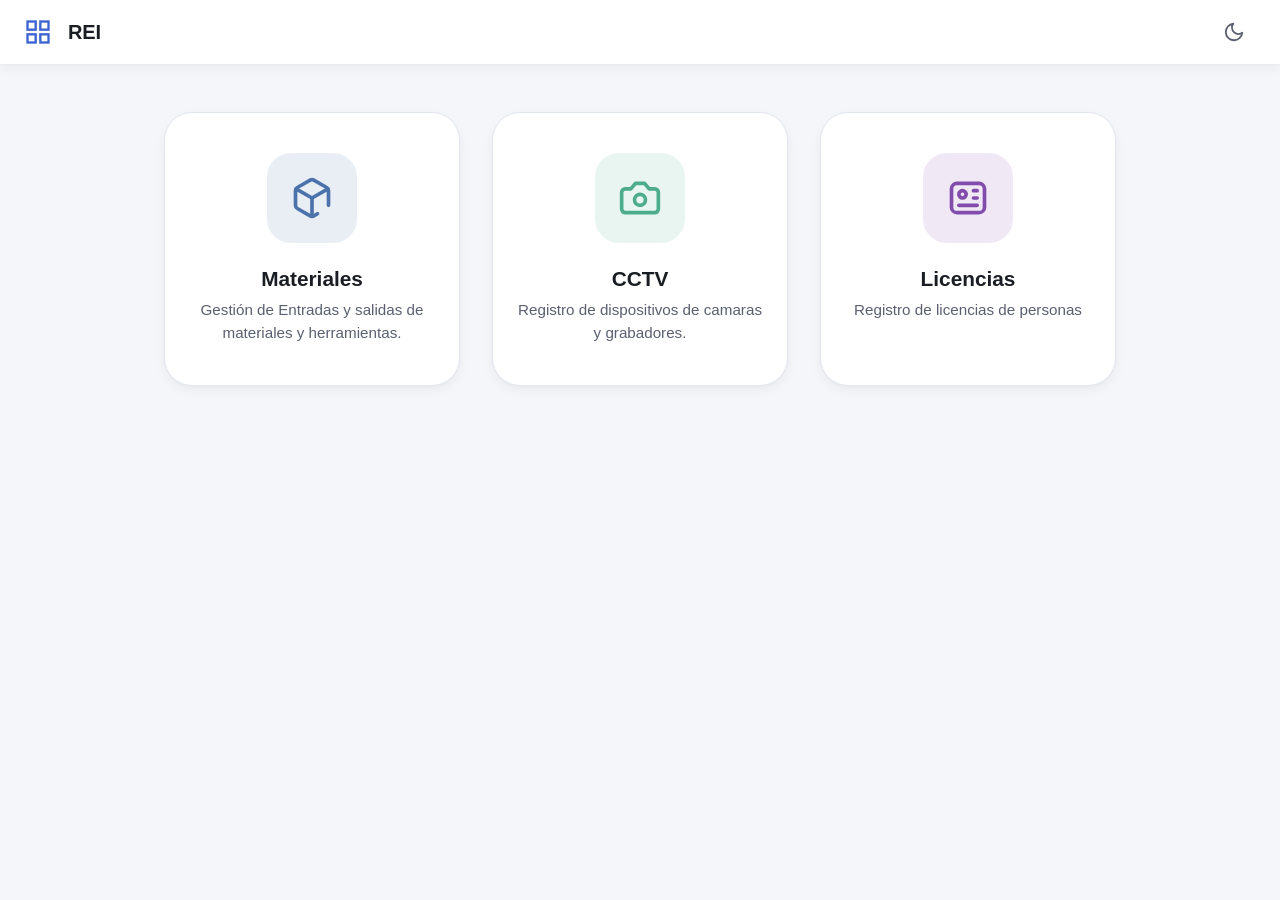
<file: index.html>
<!DOCTYPE html>
<html lang="es">

<head>
    <meta charset="UTF-8">
    <meta name="viewport" content="width=device-width, initial-scale=1.0">
    <meta http-equiv="Content-Security-Policy"
        content="default-src 'self'; script-src 'self'; style-src 'self'; img-src 'self' data:; font-src 'self' data:; object-src 'none'; base-uri 'none'; frame-ancestors 'none'; upgrade-insecure-requests;">
    <meta name="referrer" content="no-referrer">
    <meta name="mobile-web-app-capable" content="yes">
    <meta name="apple-mobile-web-app-capable" content="yes">
    <meta name="apple-mobile-web-app-status-bar-style" content="default">
    <script src="./flash.js"></script>
    <link rel="stylesheet" href="./styles.css">
    <link rel="manifest" href="./manifest.json">
    <script src="./app.js" defer></script>
    <title>REI launcher | Inicio</title>
</head>

<body>
    <svg xmlns="http://www.w3.org/2000/svg" class="svg-sprites" width="0" height="0">
        <defs>
            <symbol id="icon-moon" viewBox="0 0 24 24" fill="none" stroke="currentColor" stroke-width="2"
                stroke-linecap="round" stroke-linejoin="round">
                <path d="M21 12.79A9 9 0 1111.21 3 7 7 0 0021 12.79z" />
            </symbol>
            <symbol id="icon-sun" viewBox="0 0 24 24" fill="none" stroke="currentColor" stroke-width="2"
                stroke-linecap="round" stroke-linejoin="round">
                <circle cx="12" cy="12" r="5"></circle>
                <line x1="12" y1="1" x2="12" y2="3"></line>
                <line x1="12" y1="21" x2="12" y2="23"></line>
                <line x1="4.22" y1="4.22" x2="5.64" y2="5.64"></line>
                <line x1="18.36" y1="18.36" x2="19.78" y2="19.78"></line>
                <line x1="1" y1="12" x2="3" y2="12"></line>
                <line x1="21" y1="12" x2="23" y2="12"></line>
                <line x1="4.22" y1="19.78" x2="5.64" y2="18.36"></line>
                <line x1="18.36" y1="5.64" x2="19.78" y2="4.22"></line>
            </symbol>
            <symbol id="icon-install" viewBox="0 0 24 24" fill="none" stroke="currentColor" stroke-width="2"
                stroke-linecap="round" stroke-linejoin="round">
                <rect x="3" y="3" width="18" height="14" rx="2" ry="2"></rect>
                <line x1="8" y1="21" x2="16" y2="21"></line>
                <line x1="12" y1="17" x2="12" y2="21"></line>
                <polyline points="9 10 12 13 15 10"></polyline>
                <line x1="12" y1="6" x2="12" y2="13"></line>
            </symbol>
            <symbol id="icon-box" viewBox="0 0 24 24" fill="none" stroke="currentColor" stroke-width="2"
                stroke-linecap="round" stroke-linejoin="round">
                <path
                    d="M21 16V8a2 2 0 0 0-1-1.73l-7-4a2 2 0 0 0-2 0l-7 4A2 2 0 0 0 3 8v8a2 2 0 0 0 1 1.73l7 4a2 2 0 0 0 2 0l2-1.14" />
                <polyline points="3.29 7 12 12 20.71 7" />
                <line x1="12" y1="22" x2="12" y2="12" />
            </symbol>
            <symbol id="icon-camera" viewBox="0 0 24 24" fill="none" stroke="currentColor" stroke-width="2"
                stroke-linecap="round" stroke-linejoin="round">
                <path d="M14.5 4h-5L7 7H4a2 2 0 0 0-2 2v9a2 2 0 0 0 2 2h16a2 2 0 0 0 2-2V9a2 2 0 0 0-2-2h-3l-2.5-3z" />
                <circle cx="12" cy="13" r="3" />
            </symbol>
            <symbol id="icon-id" viewBox="0 0 24 24" fill="none" stroke="currentColor" stroke-width="2"
                stroke-linecap="round" stroke-linejoin="round">
                <rect x="3" y="4" width="18" height="16" rx="3" ry="3" />
                <circle cx="9" cy="10" r="2" />
                <line x1="15" y1="8" x2="17" y2="8" />
                <line x1="15" y1="12" x2="17" y2="12" />
                <line x1="7" y1="16" x2="17" y2="16" />
            </symbol>
        </defs>
    </svg>

    <header class="header">
        <div class="header-logo">
            <svg class="svg-icon" viewBox="0 0 24 24" fill="none" stroke="currentColor" stroke-width="2">
                <rect x="3" y="3" width="7" height="7"></rect>
                <rect x="14" y="3" width="7" height="7"></rect>
                <rect x="14" y="14" width="7" height="7"></rect>
                <rect x="3" y="14" width="7" height="7"></rect>
            </svg>
        </div>
        <h1 class="header-main-title">REI</h1>
        <div class="header-actions">
            <button class="icon-btn" id="btn-install-app" title="Instalar Aplicación">
                <svg class="svg-icon">
                    <use href="#icon-install" />
                </svg>
            </button>
            <button class="icon-btn" id="btn-dark-mode" title="Alternar modo oscuro" aria-label="Modo oscuro">
                <svg class="svg-icon">
                    <use id="icon-theme-use" href="#icon-moon" />
                </svg>
            </button>
        </div>
    </header>

    <main class="container">


        <div class="app-grid">
            <a href="./SGI/index.html" class="app-card" rel="noopener noreferrer">
                <div class="app-icon-wrapper color-blue">
                    <svg class="app-icon">
                        <use href="#icon-box" />
                    </svg>
                </div>
                <div class="app-info">
                    <h3>Materiales</h3>
                    <p>Gestión de Entradas y salidas de materiales y herramientas.</p>
                </div>
            </a>

            <a href="./SGC/index.html" class="app-card" rel="noopener noreferrer">
                <div class="app-icon-wrapper color-green">
                    <svg class="app-icon">
                        <use href="#icon-camera" />
                    </svg>
                </div>
                <div class="app-info">
                    <h3>CCTV</h3>
                    <p>Registro de dispositivos de camaras y grabadores.</p>
                </div>
            </a>

            <a href="./SGL/index.html" class="app-card" rel="noopener noreferrer">
                <div class="app-icon-wrapper color-purple">
                    <svg class="app-icon">
                        <use href="#icon-id" />
                    </svg>
                </div>
                <div class="app-info">
                    <h3>Licencias</h3>
                    <p>Registro de licencias de personas</p>
                </div>
            </a>
        </div>
    </main>
</body>

</html>
</file>
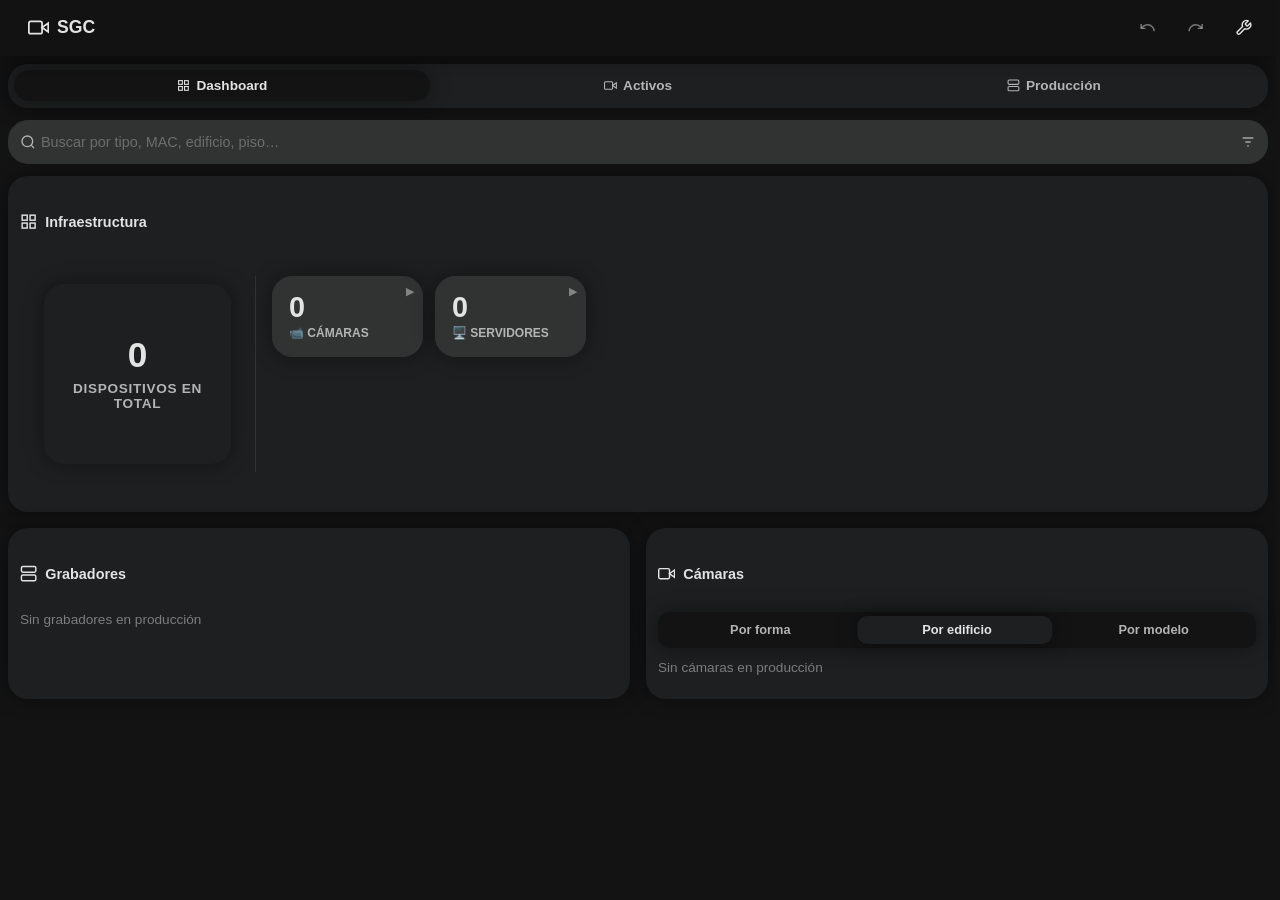
<file: SGC/index.html>
<!DOCTYPE html>
<html lang="es">

<head>
    <meta charset="UTF-8">
    <meta name="viewport" content="width=device-width, initial-scale=1.0">
    <meta http-equiv="Content-Security-Policy" content="default-src 'self';
        script-src 'self';
        style-src 'self';
        img-src 'self' data: blob:;
        font-src 'self' data:;
        connect-src 'self' https://api.github.com; 
        object-src 'none';
        base-uri 'none';
        form-action 'none';
        frame-ancestors 'none';
        upgrade-insecure-requests;">
    <meta name="referrer" content="no-referrer">
    <meta name="mobile-web-app-capable" content="yes">
    <meta name="apple-mobile-web-app-capable" content="yes">
    <meta name="apple-mobile-web-app-status-bar-style" content="default">
    <link rel="manifest" href="manifest.json">
    <link rel="icon" type="image/svg+xml" href="./icon.svg">
    <script src="./flash.js"></script>
    <link rel="stylesheet" href="./styles.css">
    <script src="./app.js" defer></script>

    <title>SGC</title>

</head>

<body>

    <svg class="svg-sprite">
        <symbol id="icon-camera" viewBox="0 0 24 24">
            <path d="M23 7l-7 5 7 5V7z" />
            <rect x="1" y="5" width="15" height="14" rx="2" />
        </symbol>
        <symbol id="icon-server" viewBox="0 0 24 24">
            <rect x="2" y="2" width="20" height="8" rx="2" />
            <rect x="2" y="14" width="20" height="8" rx="2" />
            <line x1="6" y1="6" x2="6.01" y2="6" />
            <line x1="6" y1="18" x2="6.01" y2="18" />
        </symbol>
        <symbol id="icon-grid" viewBox="0 0 24 24">
            <rect x="3" y="3" width="7" height="7" />
            <rect x="14" y="3" width="7" height="7" />
            <rect x="14" y="14" width="7" height="7" />
            <rect x="3" y="14" width="7" height="7" />
        </symbol>
        <symbol id="icon-plus" viewBox="0 0 24 24">
            <line x1="12" y1="5" x2="12" y2="19" />
            <line x1="5" y1="12" x2="19" y2="12" />
        </symbol>
        <symbol id="icon-edit" viewBox="0 0 24 24">
            <path d="M11 4H4a2 2 0 0 0-2 2v14a2 2 0 0 0 2 2h14a2 2 0 0 0 2-2v-7" />
            <path d="M18.5 2.5a2.121 2.121 0 0 1 3 3L12 15l-4 1 1-4 9.5-9.5z" />
        </symbol>
        <symbol id="icon-trash" viewBox="0 0 24 24">
            <polyline points="3 6 5 6 21 6" />
            <path d="M19 6l-1 14a2 2 0 0 1-2 2H8a2 2 0 0 1-2-2L5 6" />
            <path d="M10 11v6" />
            <path d="M14 11v6" />
            <path d="M9 6V4a1 1 0 0 1 1-1h4a1 1 0 0 1 1 1v2" />
        </symbol>

        <symbol id="icon-undo" viewBox="0 0 24 24">
            <path d="M3 7v6h6" class="icon-line" stroke="currentColor"></path>
            <path d="M21 17a9 9 0 00-9-9 9 9 0 00-6 2.3L3 13" class="icon-line" stroke="currentColor"></path>
        </symbol>
        <symbol id="icon-redo" viewBox="0 0 24 24">
            <path d="M21 7v6h-6" class="icon-line" stroke="currentColor"></path>
            <path d="M3 17a9 9 0 019-9 9 9 0 016 2.3L21 13" class="icon-line" stroke="currentColor"></path>
        </symbol>
        <symbol id="icon-sun" viewBox="0 0 24 24">
            <circle cx="12" cy="12" r="5" />
            <line x1="12" y1="1" x2="12" y2="3" />
            <line x1="12" y1="21" x2="12" y2="23" />
            <line x1="4.22" y1="4.22" x2="5.64" y2="5.64" />
            <line x1="18.36" y1="18.36" x2="19.78" y2="19.78" />
            <line x1="1" y1="12" x2="3" y2="12" />
            <line x1="21" y1="12" x2="23" y2="12" />
            <line x1="4.22" y1="19.78" x2="5.64" y2="18.36" />
            <line x1="18.36" y1="5.64" x2="19.78" y2="4.22" />
        </symbol>
        <symbol id="icon-moon" viewBox="0 0 24 24">
            <path d="M21 12.79A9 9 0 1 1 11.21 3 7 7 0 0 0 21 12.79z" />
        </symbol>
        <symbol id="icon-download" viewBox="0 0 24 24">
            <path d="M21 15v4a2 2 0 0 1-2 2H5a2 2 0 0 1-2-2v-4" />
            <polyline points="7 10 12 15 17 10" />
            <line x1="12" y1="15" x2="12" y2="3" />
        </symbol>
        <symbol id="icon-upload" viewBox="0 0 24 24">
            <path d="M21 15v4a2 2 0 0 1-2 2H5a2 2 0 0 1-2-2v-4" />
            <polyline points="17 8 12 3 7 8" />
            <line x1="12" y1="3" x2="12" y2="15" />
        </symbol>
        <symbol id="icon-alert" viewBox="0 0 24 24">
            <path d="M10.29 3.86L1.82 18a2 2 0 0 0 1.71 3h16.94a2 2 0 0 0 1.71-3L13.71 3.86a2 2 0 0 0-3.42 0z" />
            <line x1="12" y1="9" x2="12" y2="13" />
            <line x1="12" y1="17" x2="12.01" y2="17" />
        </symbol>
        <symbol id="icon-save" viewBox="0 0 24 24">
            <path d="M19 21H5a2 2 0 0 1-2-2V5a2 2 0 0 1 2-2h11l5 5v11a2 2 0 0 1-2 2z" class="icon-line"
                stroke="currentColor"></path>
            <polyline points="17 21 17 13 7 13 7 21" class="icon-line" stroke="currentColor"></polyline>
            <polyline points="7 3 7 8 15 8" class="icon-line" stroke="currentColor"></polyline>
        </symbol>
        <symbol id="icon-link" viewBox="0 0 24 24">
            <path d="M10 13a5 5 0 0 0 7.54.54l3-3a5 5 0 0 0-7.07-7.07l-1.72 1.71" />
            <path d="M14 11a5 5 0 0 0-7.54-.54l-3 3a5 5 0 0 0 7.07 7.07l1.71-1.71" />
        </symbol>
        <symbol id="icon-settings" viewBox="0 0 24 24" fill="none" stroke="currentColor" stroke-width="2"
            stroke-linecap="round" stroke-linejoin="round">
            <path
                d="M14.7 6.3a1 1 0 0 0 0 1.4l1.6 1.6a1 1 0 0 0 1.4 0l3.77-3.77a6 6 0 0 1-7.94 7.94l-6.91 6.91a2.12 2.12 0 0 1-3-3l6.91-6.91a6 6 0 0 1 7.94-7.94l-3.76 3.76z">
            </path>
        </symbol>
        <symbol id="icon-cancelar" viewBox="0 0 24 24">
            <line x1="18" y1="6" x2="6" y2="18" class="icon-line" stroke="currentColor"></line>
            <line x1="6" y1="6" x2="18" y2="18" class="icon-line" stroke="currentColor"></line>
        </symbol>
        <symbol id="icon-sliders" viewBox="0 0 24 24">
            <line x1="4" y1="21" x2="4" y2="14" class="icon-line" stroke="currentColor"></line>
            <line x1="4" y1="10" x2="4" y2="3" class="icon-line" stroke="currentColor"></line>
            <line x1="12" y1="21" x2="12" y2="12" class="icon-line" stroke="currentColor"></line>
            <line x1="12" y1="8" x2="12" y2="3" class="icon-line" stroke="currentColor"></line>
            <line x1="20" y1="21" x2="20" y2="16" class="icon-line" stroke="currentColor"></line>
            <line x1="20" y1="12" x2="20" y2="3" class="icon-line" stroke="currentColor"></line>
            <line x1="1" y1="14" x2="7" y2="14" class="icon-line" stroke="currentColor"></line>
            <line x1="9" y1="8" x2="15" y2="8" class="icon-line" stroke="currentColor"></line>
            <line x1="17" y1="16" x2="23" y2="16" class="icon-line" stroke="currentColor"></line>
        </symbol>
        <symbol id="icon-building" viewBox="0 0 24 24" fill="none" stroke="currentColor" stroke-width="2"
            stroke-linecap="round" stroke-linejoin="round">
            <rect x="3" y="3" width="18" height="18" rx="2" />
            <path d="M9 3v18" />
            <path d="M3 9h6" />
            <path d="M3 15h6" />
            <path d="M15 8h2" />
            <path d="M15 12h2" />
            <path d="M15 16h2" />
        </symbol>
        <symbol id="icon-external-link" viewBox="0 0 24 24">
            <path d="M18 13v6a2 2 0 0 1-2 2H5a2 2 0 0 1-2-2V8a2 2 0 0 1 2-2h6" fill="none" stroke="currentColor"
                stroke-width="2" stroke-linecap="round" stroke-linejoin="round"></path>
            <polyline points="15 3 21 3 21 9" fill="none" stroke="currentColor" stroke-width="2" stroke-linecap="round"
                stroke-linejoin="round"></polyline>
            <line x1="10" y1="14" x2="21" y2="3" fill="none" stroke="currentColor" stroke-width="2"
                stroke-linecap="round" stroke-linejoin="round"></line>
        </symbol>
        <symbol id="icon-search" viewBox="0 0 24 24">
            <circle cx="11" cy="11" r="8" />
            <line x1="21" y1="21" x2="16.65" y2="16.65" />
        </symbol>
        <symbol id="icon-filter" viewBox="0 0 24 24">
            <line x1="4" y1="6" x2="20" y2="6" />
            <line x1="8" y1="12" x2="16" y2="12" />
            <line x1="11" y1="18" x2="13" y2="18" />
        </symbol>
        <symbol id="icon-chevron-up" viewBox="0 0 24 24">
            <polyline points="18 15 12 9 6 15" />
        </symbol>
        <symbol id="icon-chevron-down" viewBox="0 0 24 24">
            <polyline points="6 9 12 15 18 9" />
        </symbol>
        <symbol id="icon-chevron-right" viewBox="0 0 24 24">
            <polyline points="9 18 15 12 9 6" />
        </symbol>
        <symbol id="icon-report" viewBox="0 0 24 24" fill="none" stroke="currentColor" stroke-width="2"
            stroke-linecap="round" stroke-linejoin="round">
            <path d="M14 2H6a2 2 0 0 0-2 2v16a2 2 0 0 0 2 2h12a2 2 0 0 0 2-2V8z" />
            <polyline points="14 2 14 8 20 8" />
            <line x1="16" y1="13" x2="8" y2="13" />
            <line x1="16" y1="17" x2="8" y2="17" />
            <polyline points="10 9 9 9 8 9" />
        </symbol>

        <symbol id="icon-cloud-up" viewBox="0 0 24 24" fill="none" stroke="currentColor" stroke-width="2"
            stroke-linecap="round" stroke-linejoin="round">
            <polyline points="16 16 12 12 8 16" />
            <line x1="12" y1="12" x2="12" y2="21" />
            <path d="M20.39 18.39A5 5 0 0 0 18 9h-1.26A8 8 0 1 0 3 16.3" />
        </symbol>
        <symbol id="icon-cloud-down" viewBox="0 0 24 24" fill="none" stroke="currentColor" stroke-width="2"
            stroke-linecap="round" stroke-linejoin="round">
            <polyline points="8 16 12 20 16 16" />
            <line x1="12" y1="20" x2="12" y2="11" />
            <path d="M20.39 18.39A5 5 0 0 0 18 9h-1.26A8 8 0 1 0 3 16.3" />
        </symbol>
        <symbol id="icon-eye" viewBox="0 0 24 24" fill="none" stroke="currentColor" stroke-width="2"
            stroke-linecap="round" stroke-linejoin="round">
            <path d="M1 12s4-8 11-8 11 8 11 8-4 8-11 8-11-8-11-8z" />
            <circle cx="12" cy="12" r="3" />
        </symbol>
        <symbol id="icon-eye-off" viewBox="0 0 24 24" fill="none" stroke="currentColor" stroke-width="2"
            stroke-linecap="round" stroke-linejoin="round">
            <path
                d="M17.94 17.94A10.07 10.07 0 0 1 12 20c-7 0-11-8-11-8a18.45 18.45 0 0 1 5.06-5.94M9.9 4.24A9.12 9.12 0 0 1 12 4c7 0 11 8 11 8a18.5 18.5 0 0 1-2.16 3.19m-6.72-1.07a3 3 0 1 1-4.24-4.24" />
            <line x1="1" y1="1" x2="23" y2="23" />
        </symbol>
        <symbol id="icon-gist" viewBox="0 0 24 24">
            <path
                d="M12 2C6.477 2 2 6.484 2 12.021c0 4.428 2.865 8.184 6.839 9.504.5.092.682-.217.682-.483 0-.237-.009-.868-.013-1.703-2.782.605-3.369-1.343-3.369-1.343-.454-1.158-1.11-1.466-1.11-1.466-.908-.62.069-.608.069-.608 1.003.07 1.531 1.032 1.531 1.032.892 1.53 2.341 1.088 2.91.832.092-.647.35-1.088.636-1.338-2.22-.253-4.555-1.113-4.555-4.951 0-1.093.39-1.988 1.029-2.688-.103-.253-.446-1.272.098-2.65 0 0 .84-.27 2.75 1.026A9.564 9.564 0 0 1 12 6.844a9.59 9.59 0 0 1 2.504.337c1.909-1.296 2.747-1.027 2.747-1.027.546 1.379.202 2.398.1 2.651.64.7 1.028 1.595 1.028 2.688 0 3.848-2.339 4.695-4.566 4.943.359.309.678.92.678 1.855 0 1.338-.012 2.419-.012 2.747 0 .268.18.58.688.482A10.02 10.02 0 0 0 22 12.021C22 6.484 17.522 2 12 2z" />
        </symbol>
        <symbol id="icon-install-app" viewBox="0 0 24 24" fill="none" stroke="currentColor" stroke-width="2"
            stroke-linecap="round" stroke-linejoin="round">
            <rect x="3" y="3" width="18" height="14" rx="2" ry="2"></rect>
            <line x1="8" y1="21" x2="16" y2="21"></line>
            <line x1="12" y1="17" x2="12" y2="21"></line>
            <polyline points="9 10 12 13 15 10"></polyline>
            <line x1="12" y1="6" x2="12" y2="13"></line>
        </symbol>
        <symbol id="icon-lock" viewBox="0 0 24 24" fill="none" stroke="currentColor" stroke-width="2"
            stroke-linecap="round" stroke-linejoin="round">
            <rect x="3" y="11" width="18" height="11" rx="2" ry="2"></rect>
            <path class="icon-lock-shackle" d="M7 11V7a5 5 0 0 1 10 0v4"></path>
        </symbol>
        <symbol id="icon-expand-all" viewBox="0 0 24 24" fill="none" stroke="currentColor" stroke-width="2"
            stroke-linecap="round" stroke-linejoin="round">
            <polyline points="7 4 4 4 4 7"></polyline>
            <polyline points="17 4 20 4 20 7"></polyline>
            <polyline points="7 20 4 20 4 17"></polyline>
            <polyline points="17 20 20 20 20 17"></polyline>
        </symbol>
        <symbol id="icon-collapse-all" viewBox="0 0 24 24" fill="none" stroke="currentColor" stroke-width="2"
            stroke-linecap="round" stroke-linejoin="round">
            <polyline points="4 9 4 4 9 4"></polyline>
            <polyline points="20 9 20 4 15 4"></polyline>
            <polyline points="4 15 4 20 9 20"></polyline>
            <polyline points="20 15 20 20 15 20"></polyline>
        </symbol>
        <symbol id="icon-collapse-floors" viewBox="0 0 24 24" fill="none" stroke="currentColor" stroke-width="2"
            stroke-linecap="round" stroke-linejoin="round">
            <polyline points="4 9 4 4 9 4"></polyline>
            <polyline points="20 9 20 4 15 4"></polyline>
            <line x1="4" y1="20" x2="20" y2="20"></line>
            <line x1="4" y1="15" x2="20" y2="15"></line>
        </symbol>
    </svg>

    <header class="header">
        <h1>
            <svg class="icon icon-line">
                <use href="#icon-camera" />
            </svg>
            SGC
        </h1>
        <span id="header-tab-titulo"></span>
        <div class="header-buttons">
            <button class="icon-btn hidden" id="btn-install-app" title="Instalar Aplicación">
                <svg class="icon icon-line">
                    <use href="#icon-download" />
                </svg>
            </button>

            <button class="icon-btn icon-trans" id="btn-undo" title="Deshacer (Ctrl+Z)" disabled>
                <svg class="icon icon-line">
                    <use href="#icon-undo" />
                </svg>
            </button>
            <button class="icon-btn icon-trans" id="btn-redo" title="Rehacer (Ctrl+Y)" disabled>
                <svg class="icon icon-line">
                    <use href="#icon-redo" />
                </svg>
            </button>

            <button class="icon-btn icon-trans" title="Ajustes">
                <svg class="icon icon-line">
                    <use href="#icon-settings" />
                </svg>
            </button>
        </div>
    </header>

    <div class="container">

        <div class="tabs">
            <button class="tab-btn activa" id="tab-dashboard">
                <svg class="icon icon-line tab-icon">
                    <use href="#icon-grid" />
                </svg>
                Dashboard
            </button>
            <button class="tab-btn" id="tab-activos">
                <svg class="icon icon-line tab-icon">
                    <use href="#icon-camera" />
                </svg>
                Activos
            </button>
            <button class="tab-btn" id="tab-produccion">
                <svg class="icon icon-line tab-icon">
                    <use href="#icon-server" />
                </svg>
                Producción
            </button>
        </div>

        <div class="search-actions-bar">
            <div id="barra-busqueda" class="search-inner">
                <input type="text" id="input-busqueda" placeholder="Buscar por tipo, MAC, edificio, piso…">
                <svg class="icon icon-line icon-search-lupa">
                    <use href="#icon-search" />
                </svg>
                <button id="btn-limpiar-busqueda" class="hidden">
                    <svg class="icon icon-line">
                        <use href="#icon-cancelar" />
                    </svg>
                </button>

                <div id="btn-filtros-wrap" class="filtros-wrap">
                    <button id="btn-filtros-busqueda" title="Personalizar búsqueda">
                        <svg class="icon icon-line">
                            <use href="#icon-filter" />
                        </svg>
                    </button>
                    <div id="dropdown-filtros" class="combobox-dropdown hidden">
                        <div class="filtro-dropdown-header">
                            <span class="filtro-dropdown-title">Campos</span>
                            <button id="btn-toggle-all-filtros" class="filtro-dropdown-desactivar">Desactivar
                                todo</button>
                        </div>
                        <div id="filtros-busqueda-lista"></div>
                    </div>
                </div>
            </div>
        </div>

        <div id="panel-dashboard" class="tab-panel">

            <div class="card" id="card-resumen-general">
                <h2 class="card-header-toggle">
                    <span class="titulo-fijo">
                        <svg class="icon icon-line">
                            <use href="#icon-grid" />
                        </svg> Infraestructura
                    </span>
                    <div id="dash-l2-vista-toggle" class="dash-l2-vista-toggle hidden">
                        <button class="dash-l2-vista-btn activa" data-action="l2-vista"
                            data-vista="forma">Forma</button>
                        <button class="dash-l2-vista-btn" data-action="l2-vista"
                            data-vista="edificio">Edificios</button>
                    </div>
                </h2>
                <div id="dash-disp-tree"></div>
            </div>

            <div class="dash-2col">

                <div class="dash-col-left">
                    <div class="card">
                        <h2><svg class="icon icon-line">
                                <use href="#icon-server" />
                            </svg> Grabadores</h2>
                        <div id="dash-grabadores"></div>
                    </div>
                </div>

                <div class="dash-col-right">
                    <div class="card">
                        <h2><svg class="icon icon-line">
                                <use href="#icon-camera" />
                            </svg> Cámaras</h2>

                        <div class="mini-tabs">
                            <button id="mini-tab-forma" class="mini-tab-btn activa" data-target="forma">
                                Por forma
                            </button>
                            <button id="mini-tab-edificio" class="mini-tab-btn" data-target="edificio">
                                Por edificio
                            </button>
                            <button id="mini-tab-modelo" class="mini-tab-btn" data-target="modelo">
                                Por modelo
                            </button>
                        </div>
                        <div id="dash-camaras" class="dash-camaras-container"></div>
                    </div>
                </div>
            </div>
        </div>

        <div id="panel-activos" class="tab-panel">
            <div class="card">
                <h2>
                    <svg class="icon icon-line">
                        <use href="#icon-camera" />
                    </svg>
                    Dispositivos
                    <span id="contador-dispositivos" class="contador-badge"></span>

                    <button id="btn-expandir-todo" class="icon-btn btn-inline" title="Expandir todo">
                        <svg class="icon icon-line">
                            <use href="#icon-expand-all" />
                        </svg>
                    </button>
                    <div id="btn-vista-activos-wrap">
                        <button class="icon-btn btn-inline" title="Opciones de vista">
                            <svg class="icon icon-line">
                                <use href="#icon-sliders" />
                            </svg>
                        </button>
                        <div id="dropdown-vista-activos" class="combobox-dropdown hidden">
                            <div class="filtro-dropdown-header">
                                <span class="filtro-dropdown-title">Agrupar por</span>
                            </div>
                            <div class="canal-disp-item" data-orden="edificio-piso">Edificio /
                                Piso</div>
                            <div class="canal-disp-item" data-orden="estado">Estado</div>
                            <div class="canal-disp-item" data-orden="marca">Marca</div>
                            <div class="canal-disp-item" data-orden="modelo">Modelo</div>
                            <div class="canal-disp-item" data-orden="patrimonio">Patrimonio</div>
                            <div class="canal-disp-item" data-orden="forma">Tipo / Forma</div>
                        </div>
                    </div>
                    <button id="btn-reporte-agrupamiento" class="icon-btn btn-inline"
                        title="Exportar Sumario de Agrupamiento Actual">
                        <svg class="icon icon-line">
                            <use href="#icon-report" />
                        </svg>
                    </button>

                    <button class="icon-btn btn-edit btn-inline" title="Agregar dispositivo">
                        <svg class="icon icon-line">
                            <use href="#icon-plus" />
                        </svg>
                    </button>
                </h2>
                <div id="lista-dispositivos"></div>
            </div>
        </div>

        <div id="panel-produccion" class="tab-panel">
            <div class="card">
                <h2>
                    <svg class="icon icon-line">
                        <use href="#icon-server" />
                    </svg>
                    Grabadores (NVR / DVR)
                    <button class="icon-btn btn-edit btn-inline" title="Agregar grabador">
                        <svg class="icon icon-line">
                            <use href="#icon-plus" />
                        </svg>
                    </button>
                </h2>
                <div id="lista-grabadores"></div>
            </div>

            <div class="card panel-produccion--card-mt">
                <h2>
                    <svg class="icon icon-line">
                        <use href="#icon-grid" />
                    </svg> Otros dispositivos
                    <button class="icon-btn btn-edit btn-inline" title="Agregar dispositivo">
                        <svg class="icon icon-line">
                            <use href="#icon-plus" />
                        </svg>
                    </button>
                </h2>
                <div id="lista-otros-prod"></div>
            </div>
        </div>

    </div>

    <div class="modal" id="modal-ajustes">
        <div class="modal-content modal-content--flex sm2">
            <div class="modal-header modal-sticky-header">
                <h3>
                    <svg class="icon icon-line">
                        <use href="#icon-settings" />
                    </svg>
                    Ajustes
                </h3>
                <span class="modal-header-version">260520</span>
            </div>

            <div class="modal-scroll-body">

                <div class="ajustes-section">
                    <div class="section-label">Infraestructura</div>
                    <div class="btn-group">
                        <button class="btn-ajustes">
                            <svg class="icon icon-line">
                                <use href="#icon-grid" />
                            </svg>
                            Dispositivos
                            <svg class="icon icon-line btn-ajustes-chevron">
                                <use href="#icon-chevron-right" />
                            </svg>
                        </button>
                        <button class="btn-ajustes">
                            <svg class="icon icon-line">
                                <use href="#icon-building" />
                            </svg>
                            Edificios
                            <svg class="icon icon-line btn-ajustes-chevron">
                                <use href="#icon-chevron-right" />
                            </svg>
                        </button>
                    </div>
                </div>
                <div class="ajustes-section">
                    <div class="section-label">Interfaz</div>
                    <div class="gist-autosync-row" id="label-recordar-grupos">
                        <span class="gist-autosync-text">
                            <span class="gist-autosync-title">Recordar grupos colapsados</span>
                        </span>
                        <div class="toggle-switch" id="toggle-recordar-grupos">
                            <div class="toggle-thumb"></div>
                        </div>
                    </div>
                </div>
                <div class="ajustes-section">
                    <div class="section-label">Sincronización</div>
                    <div class="gist-sync-row">
                        <button class="btn-ajustes flex-1">
                            <svg class="icon icon-line">
                                <use href="#icon-gist" />
                            </svg>
                            GitHub Gist
                            <svg class="icon icon-line btn-ajustes-chevron">
                                <use href="#icon-chevron-right" />
                            </svg>
                        </button>
                        <button id="btn-ajustes-gist-subir" class="icon-btn btn-gist-action" title="Subir a Gist"
                            class="hidden">
                            <svg class="icon icon-line">
                                <use href="#icon-cloud-up" />
                            </svg>
                        </button>
                        <button id="btn-ajustes-gist-bajar" class="icon-btn btn-gist-action" title="Bajar de Gist"
                            class="hidden">
                            <svg class="icon icon-line">
                                <use href="#icon-cloud-down" />
                            </svg>
                        </button>
                    </div>
                </div>

                <div class="ajustes-section">
                    <div class="section-label">Datos Locales</div>
                    <div class="btn-group btn-group--no-mt">
                        <button class="btn-ajustes">
                            <svg class="icon icon-line">
                                <use href="#icon-upload" />
                            </svg>
                            Importar
                            <svg class="icon icon-line btn-ajustes-chevron">
                                <use href="#icon-chevron-right" />
                            </svg>
                        </button>
                        <button class="btn-ajustes">
                            <svg class="icon icon-line">
                                <use href="#icon-download" />
                            </svg>
                            Exportar
                            <svg class="icon icon-line btn-ajustes-chevron">
                                <use href="#icon-chevron-right" />
                            </svg>
                        </button>
                        <button class="btn-ajustes">
                            <svg class="icon icon-line">
                                <use href="#icon-trash" />
                            </svg>
                            Restablecer
                            <svg class="icon icon-line btn-ajustes-chevron">
                                <use href="#icon-chevron-right" />
                            </svg>
                        </button>
                    </div>
                </div>
            </div>

            <div class="modal-sticky-footer">
                <div class="btn-group btn-group--no-mt">
                    <button class="btn-cancel">
                        <svg class="icon icon-line">
                            <use href="#icon-cancelar" />
                        </svg>Cerrar</button>
                    <button class="icon-btn" id="btn-alternar-tema" title="Alternar tema">
                        <svg class="icon icon-line" id="icono-tema">
                            <use href="#icon-moon" />
                        </svg>
                    </button>
                </div>
            </div>
        </div>
    </div>

    <div class="modal" id="modal-reporte-agrupamiento">
        <div class="modal-content modal-content--flex sm2">
            <div class="modal-header modal-sticky-header">
                <h3>
                    <svg class="icon icon-line">
                        <use href="#icon-report" />
                    </svg>
                    Sumario de Vista Actual
                </h3>
            </div>

            <div class="modal-scroll-body">
            <div class="d-flex-between section-label section-label--mb">
                <span>Grupos de la vista a incluir</span>
                <span id="btn-toggle-chk-reporte" class="btn-text-action">Deseleccionar todo</span>
            </div>
            <div id="reporte-agrupamiento-lista" class="reporte-opciones-lista">
                </div>
        </div>

            <div class="modal-sticky-footer">
                <div class="btn-group btn-group--no-mt">
                    <button class="btn-edit btn-flex" id="btn-generar-reporte-agrupamiento">
                        <svg class="icon icon-line">
                            <use href="#icon-download" />
                        </svg>
                        Descargar HTML
                    </button>
                    <button class="btn-cancel btn-flex">Cancelar</button>
                </div>
            </div>
        </div>
    </div>

    <div class="modal" id="modal-tipos-dispositivo">
        <div class="modal-content modal-content--flex sm2">
            <h3 class="modal-sticky-header">
                <svg class="icon icon-line">
                    <use href="#icon-grid" />
                </svg>
                Dispositivos
            </h3>

            <div class="modal-scroll-body">
                <div id="lista-tipos-custom"></div>
            </div>

            <div class="modal-sticky-footer">
                <div class="input-flex-row">
                    <input type="text" id="nuevo-tipo-label" placeholder="Ej: Router, PC, Joystick…" maxlength="100"
                        class="flex-1">
                    <button class="icon-btn btn-edit" title="Agregar tipo">
                        <svg class="icon icon-line">
                            <use href="#icon-plus" />
                        </svg>
                    </button>
                </div>
                <div class="btn-group btn-group--no-mt">
                    <button class="btn-cancel">
                        <svg class="icon icon-line">
                            <use href="#icon-undo" />
                        </svg> Volver
                    </button>
                </div>
            </div>
        </div>
    </div>

    <div class="modal" id="modal-edificios">
        <div class="modal-content modal-content--flex sm2">
            <h3 class="modal-sticky-header">
                <svg class="icon icon-line">
                    <use href="#icon-building" />
                </svg>
                Edificios
            </h3>

            <div class="modal-scroll-body">
                <div id="lista-edificios"></div>
            </div>

            <div class="modal-sticky-footer">
                <div class="input-flex-row">
                    <input type="text" id="nuevo-edificio-nombre" placeholder="Ej: Torre A, Edificio Central…"
                        maxlength="100" class="flex-1">
                    <button class="icon-btn btn-edit" title="Agregar edificio">
                        <svg class="icon icon-line">
                            <use href="#icon-plus" />
                        </svg>
                    </button>
                </div>
                <div class="btn-group btn-group--no-mt">
                    <button class="btn-cancel">
                        <svg class="icon icon-line">
                            <use href="#icon-undo" />
                        </svg> Volver
                    </button>
                </div>
            </div>
        </div>
    </div>

    <div class="modal" id="modal-gist">
        <div class="modal-content modal-content--flex">
            <h3 class="modal-sticky-header">
                <svg class="icon icon-line">
                    <use href="#icon-gist" />
                </svg>
                GitHub Gist
            </h3>

            <div class="modal-scroll-body">

                <div class="form-group">
                    <label>Personal Access Token</label>
                    <div class="gist-input-row">
                        <input type="password" id="gist-token" placeholder="ghp_xxxxxxxxxxxxxxxxxxxx" autocomplete="off"
                            spellcheck="false">
                        <button class="icon-btn gist-eye-btn" id="gist-token-eye" title="Mostrar/ocultar">
                            <svg class="icon icon-line icon--md">
                                <use href="#icon-eye" id="gist-eye-icon" />
                            </svg>
                        </button>
                        <a class="icon-btn gist-eye-btn icon-link"
                            href="https://github.com/settings/tokens/new?description=CCTV+Sync&scopes=gist"
                            target="_blank" title="Crear token en GitHub">
                            <svg class="icon icon-line icon--md">
                                <use href="#icon-plus" />
                            </svg>
                        </a>
                    </div>
                </div>

                <div class="form-group">
                    <label>Gist ID</label>
                    <div class="gist-input-row">
                        <input type="text" id="gist-id" placeholder="Dejar vacío para crear uno nuevo"
                            autocomplete="off" spellcheck="false">
                        <a id="gist-link-btn" class="icon-btn gist-eye-btn icon-link hidden" target="_blank"
                            title="Abrir en GitHub">
                            <svg class="icon icon-line icon--md">
                                <use href="#icon-external-link" />
                            </svg>
                        </a>
                    </div>
                </div>

                <div class="section-label section-label--mt">Acciones</div>
                <div class="btn-group btn-group--no-mt btn-group--mb">
                    <button class="btn-cancel" id="btn-gist-subir">
                        <svg class="icon icon-line">
                            <use href="#icon-cloud-up" />
                        </svg> Subir
                    </button>
                    <button class="btn-cancel" id="btn-gist-bajar">
                        <svg class="icon icon-line">
                            <use href="#icon-cloud-down" />
                        </svg> Bajar
                    </button>
                </div>

                <label class="gist-autosync-row" id="gist-autosync-label">
                    <span class="gist-autosync-text">
                        <span class="gist-autosync-title">Sincronización automática</span>
                        <span class="dash-empty-text">Sube y comprueba cambios al iniciar</span>
                    </span>
                    <div class="toggle-switch" id="gist-autosync-toggle">
                        <div class="toggle-thumb"></div>
                    </div>
                </label>

                <div class="gist-privacy-note">
                    🔒 <strong>Datos sensibles:</strong> El Gist contiene IPs, MACs y ubicaciones de tu infraestructura.
                    Asegurate de que esté configurado como <strong>secreto</strong> en GitHub y de no compartir el link.
                    El scope del token tiene que tener habilitado solamente el apartado <strong>gist.</strong>
                </div>

                <p id="gist-sync-status" class="gist-sync-status"></p>
            </div>

            <div class="modal-sticky-footer modal-sticky-footer--col">
                <div class="btn-group btn-group--no-mt">
                    <button class="btn-edit">
                        <svg class="icon icon-line">
                            <use href="#icon-save" />
                        </svg> Guardar
                    </button>
                    <button class="btn-cancel">
                        <svg class="icon icon-line">
                            <use href="#icon-undo" />
                        </svg> Volver
                    </button>
                </div>
            </div>
        </div>
    </div>

    <div class="modal" id="modal-gist-novedades">
        <div class="modal-content sm">
            <h3>
                <svg class="icon icon-line">
                    <use href="#icon-cloud-down" />
                </svg>
                Novedades en GitHub
            </h3>
            <p class="gist-novedades-desc">Se encontraron registros remotos que no están en este dispositivo:</p>
            <div id="gist-novedades-detalle" class="gist-novedades-detalle"></div>
            <p class="gist-novedades-pregunta">¿Querés agregarlos a tus datos locales?</p>

            <div class="btn-group btn-group--mt-lg">
                <button class="btn-edit" id="gist-novedades-ok">
                    <svg class="icon icon-line">
                        <use href="#icon-plus" />
                    </svg> Agregar
                </button>
                <button class="btn-cancel">Ignorar</button>
            </div>
        </div>
    </div>

    <button id="btn-scroll-top" title="Ir arriba" class="hidden">
        <svg class="icon icon-line icon--scroll-top">
            <use href="#icon-chevron-up" />
        </svg>
    </button>

    <div id="toast" class="toast"></div>

    <div class="modal" id="modal-nuevo-otro-prod">
        <div class="modal-content modal-content--flex">
            <h3 class="modal-sticky-header">
                <svg class="icon icon-line">
                    <use href="#icon-link" />
                </svg> Agregar a Producción
            </h3>
            <div class="modal-scroll-body">
                <div class="form-group">
                    <label>Descripción</label>
                    <input type="text" id="nuevo-otro-prod-descripcion" placeholder="Ej: Monitor Sala de Guardia"
                        maxlength="80">
                </div>
                <div class="form-row">
                    <div class="form-group form-group--flex-row">
                        <div class="form-group--flex-inner">
                            <label>Dispositivo asignado *</label>
                            <div class="combobox-wrap">
                                <input type="text" id="nuevo-otro-prod-disp-input" placeholder="Buscar por MAC, modelo…"
                                    maxlength="100" autocomplete="off" spellcheck="false">
                                <input type="hidden" id="sel-nuevo-otro-prod-dispositivo">
                                <div id="nuevo-otro-prod-disp-dropdown" class="combobox-dropdown"></div>
                            </div>
                        </div>
                    </div>
                    <div class="form-group">
                        <label>IP</label>
                        <input type="text" id="nuevo-otro-prod-ip" placeholder="Ej: 192.168.1.50" maxlength="46">
                    </div>
                </div>
                <div class="form-row">
                    <div class="form-group">
                        <label>Edificio</label>
                        <select id="nuevo-otro-prod-edificio"></select>
                    </div>
                    <div class="form-group">
                        <label>Piso</label>
                        <input type="text" id="nuevo-otro-prod-piso" placeholder="Ej: PB, 3" maxlength="4">
                    </div>
                </div>
                <div class="form-row">
                    <div class="form-group">
                        <label>Rack</label>
                        <input type="text" id="nuevo-otro-prod-rack" placeholder="Ej: Rack-02" maxlength="40">
                    </div>
                    <div class="form-group">
                        <label>Puerto</label>
                        <input type="text" id="nuevo-otro-prod-puerto" placeholder="Ej: 80" maxlength="10">
                    </div>
                </div>
                <div class="form-group">
                    <label>Comentarios</label>
                    <textarea id="nuevo-otro-prod-comentarios" class="textarea-modal" placeholder="Notas adicionales…"
                        rows="2" maxlength="300"></textarea>
                </div>
            </div>
            <div class="modal-sticky-footer">
                <div class="btn-group btn-group--no-mt">
                    <button class="btn-edit"><svg class="icon icon-line">
                            <use href="#icon-save" />
                        </svg> Guardar</button>
                    <button class="btn-cancel">Cancelar</button>
                </div>
            </div>
        </div>
    </div>

    <div class="modal" id="modal-editar-otro-prod">
        <div class="modal-content modal-content--flex">
            <h3 class="modal-sticky-header">
                <svg class="icon icon-line">
                    <use href="#icon-edit" />
                </svg> Editar Dispositivo
            </h3>
            <div class="modal-scroll-body">
                <div class="form-group">
                    <label>Descripción</label>
                    <input type="text" id="editar-otro-prod-descripcion" placeholder="Ej: Monitor Sala de Guardia"
                        maxlength="80">
                </div>
                <div class="form-row">
                    <div class="form-group form-group--flex-row">
                        <div class="form-group--flex-inner">
                            <label>Dispositivo asignado *</label>
                            <div class="combobox-wrap">
                                <input type="text" id="editar-otro-prod-disp-input"
                                    placeholder="Buscar por MAC, modelo…" maxlength="100" autocomplete="off"
                                    spellcheck="false">
                                <input type="hidden" id="sel-editar-otro-prod-dispositivo">
                                <div id="editar-otro-prod-disp-dropdown" class="combobox-dropdown"></div>
                            </div>
                        </div>
                        <button id="btn-ver-activo-otro-prod" class="icon-btn btn-backup btn-ver-activo hidden"
                            title="Ver activo">
                            <svg class="icon icon-line">
                                <use href="#icon-external-link" />
                            </svg>
                        </button>
                    </div>
                    <div class="form-group">
                        <label>IP</label>
                        <input type="text" id="editar-otro-prod-ip" placeholder="Ej: 192.168.1.50" maxlength="46">
                    </div>
                </div>
                <div class="form-row">
                    <div class="form-group">
                        <label>Edificio</label>
                        <select id="editar-otro-prod-edificio"></select>
                    </div>
                    <div class="form-group">
                        <label>Piso</label>
                        <input type="text" id="editar-otro-prod-piso" placeholder="Ej: PB, 3" maxlength="4">
                    </div>
                </div>
                <div class="form-row">
                    <div class="form-group">
                        <label>Rack</label>
                        <input type="text" id="editar-otro-prod-rack" placeholder="Ej: Rack-02" maxlength="40">
                    </div>
                    <div class="form-group">
                        <label>Puerto</label>
                        <input type="text" id="editar-otro-prod-puerto" placeholder="Ej: 80" maxlength="10">
                    </div>
                </div>
                <div class="form-group">
                    <label>Comentarios</label>
                    <textarea id="editar-otro-prod-comentarios" class="textarea-modal" placeholder="Notas adicionales…"
                        rows="2" maxlength="300"></textarea>
                </div>
            </div>
            <div class="modal-sticky-footer modal-sticky-footer--col">
                <div class="btn-group btn-group--no-mt">
                    <button class="btn-edit"><svg class="icon icon-line">
                            <use href="#icon-save" />
                        </svg> Guardar</button>
                    <button class="btn-delete"><svg class="icon icon-line">
                            <use href="#icon-trash" />
                        </svg> Eliminar</button>
                </div>
                <div class="btn-group btn-group--no-mt">
                    <button class="btn-cancel btn-flex">Cancelar</button>
                    <button class="icon-btn btn-lock-modal" id="btn-lock-editar-otro-prod" title="Desbloquear edición">
                        <svg class="icon icon-line">
                            <use href="#icon-lock" />
                        </svg>
                    </button>
                </div>
            </div>
        </div>
    </div>

    <div class="modal" id="modal-nuevo-disp">
        <div class="modal-content modal-content--flex">
            <h3 class="modal-sticky-header"><svg class="icon icon-line">
                    <use href="#icon-camera" />
                </svg> Nuevo dispositivo</h3>

            <div class="modal-scroll-body">
                <div class="form-row">
                    <div class="form-group">
                        <label>Tipo *</label>
                        <select id="nuevo-disp-tipo">
                            <option value="">Seleccionar…</option>
                        </select>
                    </div>
                    <div class="form-group hidden" id="nuevo-disp-forma-group">
                        <label>Forma</label>
                        <select id="nuevo-disp-forma">
                            <option value="">Seleccionar…</option>
                            <option value="domo">Domo</option>
                            <option value="bullet">Bullet</option>
                            <option value="turret">Turret</option>
                            <option value="minidomo">Mini domo</option>
                            <option value="minibullet">Mini bullet</option>
                            <option value="domo-ptz">Domo PTZ</option>
                        </select>
                    </div>
                    <div class="form-group hidden" id="nuevo-disp-canales-group">
                        <label>Cantidad de canales *</label>
                        <input type="number" id="nuevo-disp-canales" placeholder="Ej: 16" min="1" max="256" value="16">
                    </div>
                </div>

                <div class="form-row">
                    <div class="form-group">
                        <label>Modelo</label>
                        <input type="text" id="nuevo-disp-modelo" placeholder="Ej: DS-2CD2143G2" maxlength="60">
                    </div>
                    <div class="form-group">
                        <label>Marca</label>
                        <input type="text" id="nuevo-disp-marca" placeholder="Ej: Hikvision" maxlength="50">
                    </div>
                </div>

                <div class="form-row">
                    <div class="form-group">
                        <label>MAC</label>
                        <input type="text" id="nuevo-disp-mac" placeholder="Ej: AA:BB:CC:DD:EE:FF, 11:22:33:44:55:66"
                            maxlength="500">
                    </div>
                    <div class="form-group">
                        <label>Serial</label>
                        <input type="text" id="nuevo-disp-serial" placeholder="Ej: DS2CD2143-20241001" maxlength="80">
                    </div>
                </div>
                <div class="form-row">
                    <div class="form-group">
                        <label>Patrimonio</label>
                        <input type="text" id="nuevo-disp-patrimonio" placeholder="Ej: PAT-00123" maxlength="60">
                    </div>

                    <div class="form-group">
                        <label>Firmware</label>
                        <input type="text" id="nuevo-disp-firmware" placeholder="Ej: V5.7.15 build 230928"
                            maxlength="80">
                    </div>
                </div>
            </div>

            <div class="modal-sticky-footer">
                <div class="btn-group btn-group--no-mt">
                    <button class="btn-edit">
                        <svg class="icon icon-line">
                            <use href="#icon-save" />
                        </svg> Guardar
                    </button>
                    <button class="btn-cancel">
                        <svg class="icon icon-line">
                            <use href="#icon-cancelar" />
                        </svg>Cancelar
                    </button>
                </div>
            </div>
        </div>
    </div>

    <div class="modal" id="modal-editar-disp">
        <div class="modal-content modal-content--flex">
            <h3 class="modal-sticky-header">
                <svg class="icon icon-line">
                    <use href="#icon-edit" />
                </svg> Editar dispositivo
            </h3>

            <div class="modal-scroll-body">
                <div class="form-row">
                    <div class="form-group">
                        <label>Tipo *</label>
                        <select id="editar-disp-tipo">
                            <option value="">Seleccionar…</option>
                        </select>
                    </div>
                    <div class="form-group hidden" id="editar-disp-forma-group">
                        <label>Forma</label>
                        <select id="editar-disp-forma">
                            <option value="">Seleccionar…</option>
                            <option value="domo">Domo</option>
                            <option value="bullet">Bullet</option>
                            <option value="turret">Turret</option>
                            <option value="minidomo">Mini domo</option>
                            <option value="minibullet">Mini bullet</option>
                            <option value="domo-ptz">Domo PTZ</option>
                        </select>
                    </div>
                    <div class="form-group hidden" id="editar-disp-canales-group">
                        <label>Cantidad de canales *</label>
                        <input type="number" id="editar-disp-canales" placeholder="Ej: 16" min="1" max="256" value="16">
                    </div>
                </div>

                <div class="form-row">
                    <div class="form-group">
                        <label>Modelo</label>
                        <input type="text" id="editar-disp-modelo" placeholder="Ej: DS-2CD2143G2" maxlength="60">
                    </div>
                    <div class="form-group">
                        <label>Marca</label>
                        <input type="text" id="editar-disp-marca" placeholder="Ej: Hikvision" maxlength="50">
                    </div>
                </div>

                <div class="form-row">
                    <div class="form-group form-group--flex-row">
                        <div class="form-group--flex-inner">
                            <label>MAC</label>
                            <input type="text" id="editar-disp-mac" placeholder="Ej: AA:BB:CC:DD:EE:FF" maxlength="17">
                        </div>
                        <button id="btn-editar-asignacion" class="icon-btn btn-backup btn-ver-activo hidden"
                            title="Ver asignación">
                            <svg class="icon icon-line">
                                <use href="#icon-external-link" />
                            </svg>
                        </button>
                    </div>
                    <div class="form-group">
                        <label>Serial</label>
                        <input type="text" id="editar-disp-serial" placeholder="Ej: DS2CD2143-20241001" maxlength="80">
                    </div>
                </div>
                <div class="form-row">
                    <div class="form-group">
                        <label>Patrimonio</label>
                        <input type="text" id="editar-disp-patrimonio" placeholder="Ej: PAT-00123" maxlength="60">
                    </div>

                    <div class="form-group">
                        <label>Firmware</label>
                        <input type="text" id="editar-disp-firmware" placeholder="Ej: V5.7.15 build 230928"
                            maxlength="80">
                    </div>
                </div>
            </div>

            <div class="modal-sticky-footer modal-sticky-footer--col">
                <div class="btn-group btn-group--no-mt">
                    <button id="btn-estado-averiado" class="icon-btn btn-estado-disp btn-estado-averiado"
                        title="Averiado">
                        <svg class="icon icon-line">
                            <use href="#icon-alert" />
                        </svg>
                        Averiado
                    </button>
                    <button id="btn-estado-revisar" class="icon-btn btn-estado-disp btn-estado-revisar"
                        title="A revisar">
                        <svg class="icon icon-line">
                            <use href="#icon-trash" />
                        </svg>
                        A revisar
                    </button>
                    <button id="btn-estado-desafectado" class="icon-btn btn-estado-disp btn-estado-desafectado"
                        title="Desafectado">
                        <svg class="icon icon-line">
                            <use href="#icon-cancelar" />
                        </svg>
                        Desafectado
                    </button>
                </div>
                <div class="btn-group btn-group--no-mt">
                    <button class="btn-edit">
                        <svg class="icon icon-line">
                            <use href="#icon-save" />
                        </svg> Guardar
                    </button>
                    <button class="btn-delete">
                        <svg class="icon icon-line">
                            <use href="#icon-trash" />
                        </svg> Eliminar
                    </button>
                </div>
                <div class="btn-group btn-group--no-mt">
                    <button class="btn-cancel btn-flex">Cancelar</button>
                    <button class="icon-btn btn-lock-modal" id="btn-lock-editar-disp" title="Desbloquear edición">
                        <svg class="icon icon-line">
                            <use href="#icon-lock" />
                        </svg>
                    </button>
                </div>
            </div>
        </div>
    </div>

    <div class="modal" id="modal-nuevo-grab">
        <div class="modal-content modal-content--flex">
            <h3 class="modal-sticky-header"><svg class="icon icon-line">
                    <use href="#icon-server" />
                </svg> Nuevo grabador</h3>

            <div class="modal-scroll-body">
                <div class="form-group">
                    <label>Descripción *</label>
                    <input type="text" id="nuevo-grab-nombre" placeholder="Ej: NVR-Planta Baja" maxlength="80">
                </div>

                <div class="form-group">
                    <label>Dispositivo (NVR / DVR) *</label>
                    <select id="nuevo-grab-dispositivo-id">
                        <option value="">Seleccionar…</option>
                    </select>
                </div>
                <div class="form-row">
                    <div class="form-group">
                        <label>Rack</label>
                        <input type="text" id="nuevo-grab-rack" placeholder="Ej: Rack Principal" maxlength="40">
                    </div>
                    <div class="form-group">
                        <label>Puerto</label>
                        <input type="text" id="nuevo-grab-puerto" placeholder="Ej: 8000" maxlength="10">
                    </div>
                </div>
                <div class="form-row">
                    <div class="form-group">
                        <label>Edificio</label>
                        <select id="nuevo-grab-edificio"></select>
                    </div>
                    <div class="form-group">
                        <label>Piso</label>
                        <input type="text" id="nuevo-grab-piso" placeholder="Ej: PB, 1, EP" maxlength="4">
                    </div>
                </div>
                <div class="form-group">
                    <label>IP</label>
                    <input type="text" id="nuevo-grab-ip" placeholder="Ej: 192.168.1.10 o 2001:db8::1" maxlength="46">
                </div>

                <div class="form-group">
                    <label>Comentarios</label>
                    <textarea id="nuevo-grab-comentarios" class="textarea-modal" placeholder="Notas adicionales…"
                        rows="2" maxlength="300"></textarea>
                </div>
            </div>
            <div class="modal-sticky-footer">
                <div class="btn-group btn-group--no-mt">
                    <button class="btn-edit">
                        <svg class="icon icon-line">
                            <use href="#icon-save" />
                        </svg> Guardar
                    </button>
                    <button class="btn-cancel">Cancelar</button>
                </div>
            </div>
        </div>
    </div>

    <div class="modal" id="modal-editar-grab">
        <div class="modal-content modal-content--flex">
            <h3 class="modal-sticky-header"><svg class="icon icon-line">
                    <use href="#icon-edit" />
                </svg> Editar grabador</h3>

            <div class="modal-scroll-body">
                <div class="form-group">
                    <label>Descripción *</label>
                    <input type="text" id="editar-grab-nombre" placeholder="Ej: NVR-Planta Baja" maxlength="80">
                </div>
                <div class="form-group form-group--flex-row">
                    <div class="form-group--flex-inner">
                        <label>Dispositivo (NVR / DVR) *</label>
                        <select id="editar-grab-dispositivo-id">
                            <option value="">Seleccionar…</option>
                        </select>
                    </div>
                    <button id="btn-ver-activo-grab" class="icon-btn btn-backup btn-ver-activo" title="Ver activo"
                        class="hidden">
                        <svg class="icon icon-line">
                            <use href="#icon-external-link" />
                        </svg>
                    </button>
                </div>
                <div class="form-row">
                    <div class="form-group">
                        <label>Rack</label>
                        <input type="text" id="editar-grab-rack" placeholder="Ej: Rack Principal" maxlength="40">
                    </div>
                    <div class="form-group">
                        <label>Puerto</label>
                        <input type="text" id="editar-grab-puerto" placeholder="Ej: 8000" maxlength="10">
                    </div>
                </div>
                <div class="form-row">
                    <div class="form-group">
                        <label>Edificio</label>
                        <select id="editar-grab-edificio"></select>
                    </div>
                    <div class="form-group">
                        <label>Piso</label>
                        <input type="text" id="editar-grab-piso" placeholder="Ej: PB, 1, EP" maxlength="4">
                    </div>
                </div>
                <div class="form-group">
                    <label>IP</label>
                    <input type="text" id="editar-grab-ip" placeholder="Ej: 192.168.1.10 o 2001:db8::1" maxlength="46">
                </div>

                <div class="form-group">
                    <label>Comentarios</label>
                    <textarea id="editar-grab-comentarios" class="textarea-modal" placeholder="Notas adicionales…"
                        rows="2" maxlength="300"></textarea>
                </div>
            </div>

            <div class="modal-sticky-footer modal-sticky-footer--col">
                <div class="btn-group btn-group--no-mt">
                    <button class="btn-edit">
                        <svg class="icon icon-line">
                            <use href="#icon-save" />
                        </svg> Guardar
                    </button>
                    <button class="btn-delete">
                        <svg class="icon icon-line">
                            <use href="#icon-trash" />
                        </svg> Eliminar
                    </button>
                </div>
                <div class="btn-group btn-group--no-mt">
                    <button class="btn-cancel btn-flex">Cancelar</button>
                    <button class="icon-btn btn-lock-modal" id="btn-lock-editar-grab" title="Desbloquear edición">
                        <svg class="icon icon-line">
                            <use href="#icon-lock" />
                        </svg>
                    </button>
                </div>
            </div>
        </div>
    </div>

    <div class="modal" id="modal-canal">
        <div class="modal-content modal-content--flex">
            <h3 class="modal-sticky-header">
                <svg class="icon icon-line">
                    <use href="#icon-link" />
                </svg>
                <span id="modal-canal-titulo">Canal 1</span>
            </h3>

            <div class="modal-scroll-body">
                <div class="form-group">
                    <label>Descripción</label>
                    <input type="text" id="canal-descripcion" placeholder="Ej: Cámara entrada principal" maxlength="80">
                </div>

                <div class="form-row">
                    <div class="form-group form-group--flex-row">
                        <div class="form-group--flex-inner">
                            <label>Dispositivo asignado</label>
                            <div id="canal-disp-combobox" class="combobox-wrap">
                                <input type="text" id="canal-disp-input" placeholder="Buscar por MAC, modelo…"
                                    maxlength="100" autocomplete="off" spellcheck="false">
                                <input type="hidden" id="sel-canal-dispositivo">
                                <div id="canal-disp-dropdown" class="combobox-dropdown"></div>
                            </div>
                        </div>
                        <button id="btn-ver-activo-canal" class="icon-btn btn-backup btn-ver-activo" title="Ver activo"
                            class="hidden">
                            <svg class="icon icon-line">
                                <use href="#icon-external-link" />
                            </svg>
                        </button>
                    </div>
                    <div class="form-group">
                        <label>IP</label>
                        <input type="text" id="canal-ip" placeholder="Ej: 192.168.1.50 o 2001:db8::1" maxlength="46">
                    </div>
                </div>

                <div class="form-row">
                    <div class="form-group">
                        <label>Edificio</label>
                        <select id="canal-edificio"></select>
                    </div>
                    <div class="form-group">
                        <label>Piso</label>
                        <input type="text" id="canal-piso" placeholder="Ej: PB, 3, -1, EP2" maxlength="4">
                    </div>
                </div>

                <div class="form-row">
                    <div class="form-group">
                        <label>Rack</label>
                        <input type="text" id="canal-rack" placeholder="Ej: Rack-02" maxlength="40">
                    </div>
                    <div class="form-group">
                        <label>Puerto</label>
                        <input type="text" id="canal-puerto" placeholder="Ej: 554" maxlength="10">
                    </div>
                </div>

                <div class="form-group">
                    <label>Comentarios</label>
                    <textarea id="canal-comentarios" class="textarea-modal" placeholder="Notas adicionales…" rows="2"
                        maxlength="300"></textarea>
                </div>
            </div>

            <div class="modal-sticky-footer modal-sticky-footer--col">
                <div class="btn-group btn-group--no-mt">
                    <button class="btn-edit">
                        <svg class="icon icon-line">
                            <use href="#icon-save" />
                        </svg> Guardar
                    </button>
                    <button class="btn-delete">
                        <svg class="icon icon-line">
                            <use href="#icon-trash" />
                        </svg> Limpiar
                    </button>
                </div>
                <div class="btn-group btn-group--no-mt">
                    <button id="btn-canal-cancelar" class="btn-cancel btn-flex">Cancelar</button>
                    <button class="icon-btn btn-lock-modal" id="btn-lock-canal" title="Desbloquear edición">
                        <svg class="icon icon-line">
                            <use href="#icon-lock" />
                        </svg>
                    </button>
                </div>
            </div>
        </div>
    </div>

    <div class="modal" id="modal-importar">
        <div class="modal-content">
            <h3><svg class="icon icon-line">
                    <use href="#icon-upload" />
                </svg> Restaurar datos</h3>

            <div id="importar-dropzone" class="importar-dropzone">
                <svg class="icon icon-line dropzone-icon">
                    <use href="#icon-cloud-up" />
                </svg>
                <p id="importar-dropzone-label" class="dropzone-label">Seleccioná o arrastrá un archivo .json</p>
            </div>
            <input type="file" id="file-import" accept=".json,application/json" class="hidden">

            <div class="importar-actions">
                <div class="btn-group btn-group--no-mt">
                    <button id="btn-reemplazar" class="btn-edit btn-flex" disabled>
                        <svg class="icon icon-line">
                            <use href="#icon-alert" />
                        </svg> Reemplazar
                    </button>
                    <button id="btn-combinar" class="btn-backup btn-flex" disabled>
                        <svg class="icon icon-line">
                            <use href="#icon-link" />
                        </svg> Combinar
                    </button>
                </div>
                <button class="btn-cancel">
                    <svg class="icon icon-line">
                        <use href="#icon-undo" />
                    </svg> Volver
                </button>
            </div>
        </div>
    </div>

    <div class="modal" id="modal-confirmar">
        <div class="modal-content sm">
            <h3><svg class="icon icon-line">
                    <use href="#icon-alert" />
                </svg> Confirmar</h3>
            <p id="modal-confirmar-texto" class="modal-confirmar-texto"></p>
            <div class="btn-group">
                <button class="btn-delete" id="modal-confirmar-ok">
                    <svg class="icon icon-line">
                        <use href="#icon-trash" />
                    </svg>
                    <span id="modal-confirmar-label">Confirmar</span>
                </button>
                <button class="btn-cancel" id="modal-confirmar-cancel">Cancelar</button>
            </div>
        </div>
    </div>

    <div class="modal" id="modal-picker">
        <div class="modal-content sm">
            <h3 id="modal-picker-titulo"></h3>
            <div id="modal-picker-opciones" class="btn-group btn-group--col"></div>
            <div class="btn-group mt-sp3">
                <button class="btn-cancel" id="modal-picker-cancel">Cancelar</button>
            </div>
        </div>
    </div>

</body>

</html>

<!--// ====================================================================
    //              NOTAS SISTEMA LUSHIBOSCA SGC VERSION 260520.1400
    // ====================================================================
    
      - CAMBIOS:
    1)

     - BUGS CONOCIDOS:
    1)

    -->
</file>
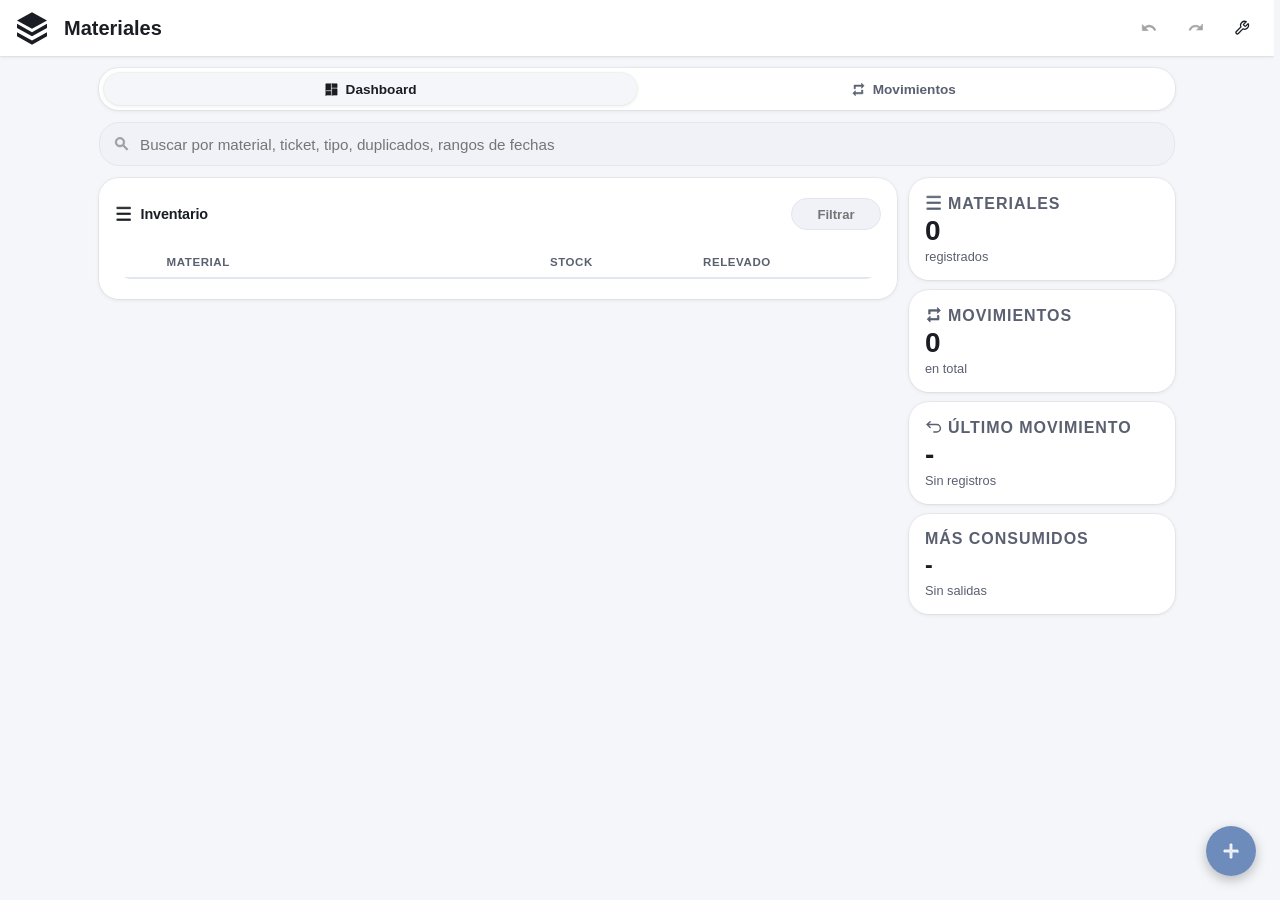
<file: SGI/index.html>
<!DOCTYPE html>
<html lang="es">

<head>
    <meta charset="UTF-8">
    <meta name="viewport" content="width=device-width, initial-scale=1.0">
    <meta http-equiv="Content-Security-Policy" content="default-src 'self';
         script-src 'self'; 
         style-src 'self';
         img-src 'self' data: blob:; 
         font-src 'self' data:; 
         connect-src 'self' https://api.github.com; 
         object-src 'none'; 
         base-uri 'none'; 
         form-action 'none'; 
         frame-ancestors 'none'; 
         upgrade-insecure-requests;">
    <meta name="referrer" content="no-referrer">
    <meta name="mobile-web-app-capable" content="yes">
    <meta name="apple-mobile-web-app-capable" content="yes">
    <meta name="apple-mobile-web-app-status-bar-style" content="default">
    <link rel="manifest" href="manifest.json">
    <link rel="icon" type="image/svg+xml" href="./icon.svg">
    <script src="./flash.js"></script>
    <link rel="stylesheet" href="./styles.css">
    <script src="./app.js" defer></script>
    <title>Materiales</title>
</head>

<body>
    <!-- ════════════════════════════════════════════════════════
         SVG SPRITES
         ════════════════════════════════════════════════════════ -->
    <svg xmlns="http://www.w3.org/2000/svg" class="svg-sprites">
        <defs>
            <!-- Logo: Materiales Apilados -->
            <symbol id="icon-logo" viewBox="0 0 24 24">
                <path
                    d="M12 2.5L3 7.5l9 5 9-5-9-5z M3 9.5l9 5 9-5v2.5l-9 5-9-5v-2.5z M3 14.5l9 5 9-5v2.5l-9 5-9-5v-2.5z" />
            </symbol>
            <!-- herramienta (ajustes) -->
            <symbol id="icon-settings" viewBox="0 0 24 24" fill="none" stroke="currentColor" stroke-width="2"
                stroke-linecap="round" stroke-linejoin="round">
                <path
                    d="M14.7 6.3a1 1 0 0 0 0 1.4l1.6 1.6a1 1 0 0 0 1.4 0l3.77-3.77a6 6 0 0 1-7.94 7.94l-6.91 6.91a2.12 2.12 0 0 1-3-3l6.91-6.91a6 6 0 0 1 7.94-7.94l-3.76 3.76z">
                </path>
            </symbol>
            <!-- Grid (tab Dashboard) -->
            <symbol id="icon-dashboard" viewBox="0 0 24 24">
                <path d="M3 13h8V3H3v10zm0 8h8v-6H3v6zm10 0h8V11h-8v10zm0-18v6h8V3h-8z" />
            </symbol>
            <!-- Flechas intercambio (tab Movimientos) -->
            <symbol id="icon-movements" viewBox="0 0 24 24">
                <path d="M7 7h10v3l4-4-4-4v3H5v6h2V7zm10 10H7v-3l-4 4 4 4v-3h12v-6h-2v4z" />
            </symbol>
            <!-- Lupa (búsqueda) -->
            <symbol id="icon-search" viewBox="0 0 24 24">
                <path
                    d="M15.5 14h-.79l-.28-.27A6.47 6.47 0 0016 9.5 6.5 6.5 0 109.5 16c1.61 0 3.09-.59 4.23-1.57l.27.28v.79l5 4.99L20.49 19l-4.99-5zm-6 0C7.01 14 5 11.99 5 9.5S7.01 5 9.5 5 14 7.01 14 9.5 11.99 14 9.5 14z" />
            </symbol>
            <!-- X (cerrar / limpiar) — stroke -->
            <symbol id="icon-close" viewBox="0 0 24 24">
                <path
                    d="M19 6.41L17.59 5 12 10.59 6.41 5 5 6.41 10.59 12 5 17.59 6.41 19 12 13.41 17.59 19 19 17.59 13.41 12z" />
            </symbol>
            <!-- + (agregar) -->
            <symbol id="icon-add" viewBox="0 0 24 24">
                <path d="M19 13h-6v6h-2v-6H5v-2h6V5h2v6h6v2z" />
            </symbol>
            <!-- — (restar / salida) -->
            <symbol id="icon-minus" viewBox="0 0 24 24">
                <path d="M19 13H5v-2h14v2z" />
            </symbol>
            <!-- Líneas horizontales (card header / historial) -->
            <symbol id="icon-list" viewBox="0 0 24 24">
                <path d="M3 18h18v-2H3v2zm0-5h18v-2H3v2zm0-7v2h18V6H3z" />
            </symbol>
            <!-- Líneas tabla (card materiales) -->
            <symbol id="icon-table" viewBox="0 0 24 24">
                <path d="M3 3h18v2H3zm0 8h18v2H3zm0 8h18v2H3z" />
            </symbol>
            <!-- Embudo (filtros) -->
            <symbol id="icon-filter" viewBox="0 0 24 24">
                <path d="M10 18h4v-2h-4v2zM3 6v2h18V6H3zm3 7h12v-2H6v2z" />
            </symbol>
            <!-- Columnas dobles (categorías) -->
            <symbol id="icon-categories" viewBox="0 0 24 24">
                <path d="M3 7h7v2H3zm0 4h7v2H3zm0 4h7v2H3zm11-8h7v2h-7zm0 4h7v2h-7zm0 4h7v2h-7z" />
            </symbol>
            <symbol id="icon-cancelar" viewBox="0 0 24 24">
                <line x1="18" y1="6" x2="6" y2="18" class="icon-line" stroke="currentColor"></line>
                <line x1="6" y1="6" x2="18" y2="18" class="icon-line" stroke="currentColor"></line>
            </symbol>
            <!-- Floppy disk (guardar) -->
            <symbol id="icon-save" viewBox="0 0 24 24">
                <path
                    d="M17 3H5a2 2 0 00-2 2v14a2 2 0 002 2h14c1.1 0 2-.9 2-2V7l-4-4zm-5 16c-1.66 0-3-1.34-3-3s1.34-3 3-3 3 1.34 3 3-1.34 3-3 3zm3-10H5V5h10v4z" />
            </symbol>
            <!-- Tacho de basura (eliminar) — stroke -->
            <symbol id="icon-trash" viewBox="0 0 24 24" fill="none" stroke="currentColor" stroke-width="2"
                stroke-linecap="round" stroke-linejoin="round">
                <polyline points="3 6 5 6 21 6" />
                <path d="M19 6l-1 14H6L5 6" />
                <path d="M10 11v6M14 11v6" />
                <path d="M9 6V4h6v2" />
            </symbol>
            <!-- Lápiz (editar) — stroke -->
            <symbol id="icon-edit" viewBox="0 0 24 24" fill="none" stroke="currentColor" stroke-width="2"
                stroke-linecap="round" stroke-linejoin="round">
                <path d="M11 4H4a2 2 0 00-2 2v14a2 2 0 002 2h14a2 2 0 002-2v-7" />
                <path d="M18.5 2.5a2.121 2.121 0 013 3L12 15l-4 1 1-4 9.5-9.5z" />
            </symbol>
            <!-- Luna (dark mode) — stroke -->
            <symbol id="icon-moon" viewBox="0 0 24 24" fill="none" stroke="currentColor" stroke-width="2"
                stroke-linecap="round" stroke-linejoin="round">
                <path d="M21 12.79A9 9 0 1111.21 3 7 7 0 0021 12.79z" />
            </symbol>
            <!-- Sol (light mode) — stroke -->
            <symbol id="icon-sun" viewBox="0 0 24 24" fill="none" stroke="currentColor" stroke-width="2"
                stroke-linecap="round" stroke-linejoin="round">
                <circle cx="12" cy="12" r="5"></circle>
                <line x1="12" y1="1" x2="12" y2="3"></line>
                <line x1="12" y1="21" x2="12" y2="23"></line>
                <line x1="4.22" y1="4.22" x2="5.64" y2="5.64"></line>
                <line x1="18.36" y1="18.36" x2="19.78" y2="19.78"></line>
                <line x1="1" y1="12" x2="3" y2="12"></line>
                <line x1="21" y1="12" x2="23" y2="12"></line>
                <line x1="4.22" y1="19.78" x2="5.64" y2="18.36"></line>
                <line x1="18.36" y1="5.64" x2="19.78" y2="4.22"></line>
            </symbol>
            <!-- Descargar (exportar) — stroke -->
            <symbol id="icon-download" viewBox="0 0 24 24" fill="none" stroke="currentColor" stroke-width="2"
                stroke-linecap="round" stroke-linejoin="round">
                <path d="M21 15v4a2 2 0 01-2 2H5a2 2 0 01-2-2v-4" />
                <polyline points="7 10 12 15 17 10" />
                <line x1="12" y1="15" x2="12" y2="3" />
            </symbol>
            <!-- Subir (importar) — stroke -->
            <symbol id="icon-upload" viewBox="0 0 24 24" fill="none" stroke="currentColor" stroke-width="2"
                stroke-linecap="round" stroke-linejoin="round">
                <path d="M21 15v4a2 2 0 01-2 2H5a2 2 0 01-2-2v-4" />
                <polyline points="17 8 12 3 7 8" />
                <line x1="12" y1="3" x2="12" y2="15" />
            </symbol>
            <!-- Volver (back) — stroke -->
            <symbol id="icon-back" viewBox="0 0 24 24" fill="none" stroke="currentColor" stroke-width="2"
                stroke-linecap="round" stroke-linejoin="round">
                <path d="M3 9l4-4m-4 4l4 4" />
                <path d="M3 9h13a5 5 0 010 10h-4" />
            </symbol>
            <!-- Chevron derecha (year group arrow) -->
            <symbol id="icon-chevron-right" viewBox="0 0 24 24">
                <path d="M8.59 16.59L13.17 12 8.59 7.41 10 6l6 6-6 6-1.41-1.41z" />
            </symbol>
            <!-- Chevron arriba (sort asc) -->
            <symbol id="icon-chevron-up" viewBox="0 0 24 24">
                <path d="M7 14l5-5 5 5z" />
            </symbol>
            <!-- Chevron abajo (sort desc) -->
            <symbol id="icon-chevron-down" viewBox="0 0 24 24">
                <path d="M7 10l5 5 5-5z" />
            </symbol>
            <!-- Flecha arriba (scroll top) -->
            <symbol id="icon-arrow-up" viewBox="0 0 24 24">
                <path d="M4 12l1.41 1.41L11 7.83V20h2V7.83l5.58 5.59L20 12l-8-8-8 8z" />
            </symbol>
            <!-- X lineal (cerrar/quitar línea) — stroke -->
            <symbol id="icon-x" viewBox="0 0 24 24" fill="none" stroke="currentColor" stroke-width="2"
                stroke-linecap="round" stroke-linejoin="round">
                <line x1="18" y1="6" x2="6" y2="18" />
                <line x1="6" y1="6" x2="18" y2="18" />
            </symbol>
            <!-- Keyboard / shortcuts -->
            <symbol id="icon-keyboard" viewBox="0 0 24 24" fill="none" stroke="currentColor" stroke-width="2"
                stroke-linecap="round" stroke-linejoin="round">
                <rect x="2" y="6" width="20" height="13" rx="2" />
                <path d="M6 10h.01M10 10h.01M14 10h.01M18 10h.01M8 14h8" />
            </symbol>
            <symbol id="icon-cloud-up" viewBox="0 0 24 24" fill="none" stroke="currentColor" stroke-width="2"
                stroke-linecap="round" stroke-linejoin="round">
                <polyline points="16 16 12 12 8 16" />
                <line x1="12" y1="12" x2="12" y2="21" />
                <path d="M20.39 18.39A5 5 0 0 0 18 9h-1.26A8 8 0 1 0 3 16.3" />
            </symbol>
            <!-- Cloud sync down -->
            <symbol id="icon-cloud-down" viewBox="0 0 24 24" fill="none" stroke="currentColor" stroke-width="2"
                stroke-linecap="round" stroke-linejoin="round">
                <polyline points="8 16 12 20 16 16" />
                <line x1="12" y1="20" x2="12" y2="11" />
                <path d="M20.39 18.39A5 5 0 0 0 18 9h-1.26A8 8 0 1 0 3 16.3" />
            </symbol>
            <!-- Eye (mostrar token) -->
            <symbol id="icon-eye" viewBox="0 0 24 24" fill="none" stroke="currentColor" stroke-width="2"
                stroke-linecap="round" stroke-linejoin="round">
                <path d="M1 12s4-8 11-8 11 8 11 8-4 8-11 8-11-8-11-8z" />
                <circle cx="12" cy="12" r="3" />
            </symbol>
            <!-- Eye-off (ocultar token) -->
            <symbol id="icon-eye-off" viewBox="0 0 24 24" fill="none" stroke="currentColor" stroke-width="2"
                stroke-linecap="round" stroke-linejoin="round">
                <path
                    d="M17.94 17.94A10.07 10.07 0 0 1 12 20c-7 0-11-8-11-8a18.45 18.45 0 0 1 5.06-5.94M9.9 4.24A9.12 9.12 0 0 1 12 4c7 0 11 8 11 8a18.5 18.5 0 0 1-2.16 3.19m-6.72-1.07a3 3 0 1 1-4.24-4.24" />
                <line x1="1" y1="1" x2="23" y2="23" />
            </symbol>
            <!-- GitHub / Gist -->
            <symbol id="icon-gist" viewBox="0 0 24 24">
                <path
                    d="M12 2C6.477 2 2 6.484 2 12.021c0 4.428 2.865 8.184 6.839 9.504.5.092.682-.217.682-.483 0-.237-.009-.868-.013-1.703-2.782.605-3.369-1.343-3.369-1.343-.454-1.158-1.11-1.466-1.11-1.466-.908-.62.069-.608.069-.608 1.003.07 1.531 1.032 1.531 1.032.892 1.53 2.341 1.088 2.91.832.092-.647.35-1.088.636-1.338-2.22-.253-4.555-1.113-4.555-4.951 0-1.093.39-1.988 1.029-2.688-.103-.253-.446-1.272.098-2.65 0 0 .84-.27 2.75 1.026A9.564 9.564 0 0 1 12 6.844a9.59 9.59 0 0 1 2.504.337c1.909-1.296 2.747-1.027 2.747-1.027.546 1.379.202 2.398.1 2.651.64.7 1.028 1.595 1.028 2.688 0 3.848-2.339 4.695-4.566 4.943.359.309.678.92.678 1.855 0 1.338-.012 2.419-.012 2.747 0 .268.18.58.688.482A10.02 10.02 0 0 0 22 12.021C22 6.484 17.522 2 12 2z" />
            </symbol>
            <!-- Undo -->
            <symbol id="icon-undo" viewBox="0 0 24 24">
                <path
                    d="M12.5 8c-2.65 0-5.05.99-6.9 2.6L2 7v9h9l-3.62-3.62c1.39-1.16 3.16-1.88 5.12-1.88 3.54 0 6.55 2.31 7.6 5.5l2.37-.78C21.08 11.03 17.15 8 12.5 8z" />
            </symbol>
            <!-- Redo -->
            <symbol id="icon-redo" viewBox="0 0 24 24">
                <path
                    d="M18.4 10.6C16.55 8.99 14.15 8 11.5 8c-4.65 0-8.58 3.03-9.96 7.22L3.9 15.7c1.05-3.19 4.06-5.5 7.6-5.5 1.95 0 3.73.72 5.12 1.88L13 15h9V6l-3.6 4.6z" />
            </symbol>
            <symbol id="icon-combine" viewBox="0 0 24 24" fill="none" stroke="currentColor" stroke-width="2"
                stroke-linecap="round" stroke-linejoin="round">
                <path d="M4 6h4l4 6h8" class="icon-line"></path>
                <path d="M4 18h4l4-6" class="icon-line"></path>
            </symbol>
            <symbol id="icon-replace-swap" viewBox="0 0 24 24" fill="none" stroke="currentColor" stroke-width="2"
                stroke-linecap="round" stroke-linejoin="round">
                <polyline points="17 4 21 8 17 12"></polyline>
                <line x1="3" y1="8" x2="21" y2="8"></line>
                <polyline points="7 20 3 16 7 12"></polyline>
                <line x1="21" y1="16" x2="3" y2="16"></line>
            </symbol>
            <!-- Reporte (documento con líneas) -->
            <symbol id="icon-report" viewBox="0 0 24 24" fill="none" stroke="currentColor" stroke-width="2"
                stroke-linecap="round" stroke-linejoin="round">
                <path d="M14 2H6a2 2 0 0 0-2 2v16a2 2 0 0 0 2 2h12a2 2 0 0 0 2-2V8z" />
                <polyline points="14 2 14 8 20 8" />
                <line x1="16" y1="13" x2="8" y2="13" />
                <line x1="16" y1="17" x2="8" y2="17" />
                <polyline points="10 9 9 9 8 9" />
            </symbol>
            <symbol id="icon-external-link" viewBox="0 0 24 24">
                <path d="M18 13v6a2 2 0 0 1-2 2H5a2 2 0 0 1-2-2V8a2 2 0 0 1 2-2h6" fill="none" stroke="currentColor"
                    stroke-width="2" stroke-linecap="round" stroke-linejoin="round"></path>
                <polyline points="15 3 21 3 21 9" fill="none" stroke="currentColor" stroke-width="2"
                    stroke-linecap="round" stroke-linejoin="round"></polyline>
                <line x1="10" y1="14" x2="21" y2="3" fill="none" stroke="currentColor" stroke-width="2"
                    stroke-linecap="round" stroke-linejoin="round"></line>
            </symbol>
            <symbol id="icon-umbral" viewBox="0 0 24 24" fill="none" stroke="currentColor" stroke-width="2"
                stroke-linecap="round" stroke-linejoin="round">
                <path
                    d="M21 16V8a2 2 0 0 0-1-1.73l-7-4a2 2 0 0 0-2 0l-7 4A2 2 0 0 0 3 8v8a2 2 0 0 0 1 1.73l7 4a2 2 0 0 0 2 0l2-1.14" />
                <polyline points="3.29 7 12 12 20.71 7" />
                <line x1="12" y1="22" x2="12" y2="12" />
                <line x1="20" y1="13" x2="20" y2="17" />
                <line x1="20" y1="21" x2="20.01" y2="21" />
            </symbol>
            <!-- Llave/Martillo (herramientas) — stroke -->
            <symbol id="icon-wrench" viewBox="0 0 24 24" fill="none" stroke="currentColor" stroke-width="2"
                stroke-linecap="round" stroke-linejoin="round">
                <path
                    d="M14.7 6.3a1 1 0 0 0 0 1.4l1.6 1.6a1 1 0 0 0 1.4 0l3.77-3.77a6 6 0 0 1-7.94 7.94l-6.91 6.91a2.12 2.12 0 0 1-3-3l6.91-6.91a6 6 0 0 1 7.94-7.94l-3.76 3.76z" />
            </symbol>
            <!-- Instalar App (Caja de app con flecha) -->
            <symbol id="icon-install-app" viewBox="0 0 24 24" fill="none" stroke="currentColor" stroke-width="2"
                stroke-linecap="round" stroke-linejoin="round">
                <rect x="3" y="3" width="18" height="14" rx="2" ry="2"></rect>
                <line x1="8" y1="21" x2="16" y2="21"></line>
                <line x1="12" y1="17" x2="12" y2="21"></line>
                <polyline points="9 10 12 13 15 10"></polyline>
                <line x1="12" y1="6" x2="12" y2="13"></line>
            </symbol>
        </defs>
    </svg>

    <!-- ════════════ HEADER ════════════ -->
    <header class="header" id="main-header">
        <div class="header-logo">
            <svg>
                <use href="#icon-logo" />
            </svg>
        </div>

        <h1 class="header-main-title">Materiales</h1>

        <div class="header-tab-title" id="header-tab-title">
            <svg class="svg-icon">
                <use href="#icon-dashboard" />
            </svg> Dashboard
        </div>

        <div class="header-actions">
            <button class="icon-btn" id="btn-install-app" title="Instalar Aplicación">
                <svg class="svg-icon">
                    <use href="#icon-install-app" />
                </svg>
            </button>
            <button class="icon-btn" id="btn-undo" title="Deshacer (Ctrl+Z)" aria-label="Deshacer" disabled>
                <svg class="svg-icon">
                    <use href="#icon-undo" />
                </svg>
            </button>
            <button class="icon-btn" id="btn-redo" title="Rehacer (Ctrl+Y)" aria-label="Rehacer" disabled>
                <svg class="svg-icon">
                    <use href="#icon-redo" />
                </svg>
            </button>
            <button class="icon-btn" id="btn-ajustes" title="Ajustes" aria-label="Ajustes">
                <svg class="svg-icon">
                    <use href="#icon-settings" />
                </svg>
            </button>
        </div>
    </header>

    <!-- ════════════ BODY ════════════ -->
    <div class="container">

        <!-- TABS -->
        <div class="tabs">
            <button class="tab-btn activa" id="tab-dashboard">
                <svg class="svg-icon">
                    <use href="#icon-dashboard" />
                </svg>
                Dashboard
            </button>
            <button class="tab-btn" id="tab-movimientos">
                <svg class="svg-icon">
                    <use href="#icon-movements" />
                </svg>
                Movimientos
            </button>
        </div>

        <!-- BÚSQUEDA + ACCIONES -->
        <div class="search-actions-bar">
            <div class="search-bar">
                <svg class="svg-icon search-icon">
                    <use href="#icon-search" />
                </svg>
                <input type="text" id="busq-global"
                    placeholder="Buscar por material, ticket, tipo, duplicados, rangos de fechas" autocomplete="off">
                <button id="busq-clear-btn" title="Limpiar">
                    <svg class="svg-icon">
                        <use href="#icon-close" />
                    </svg>
                </button>
            </div>
        </div>

        <!-- ═══ PANEL DASHBOARD ═══ -->
        <div class="tab-panel activa" id="panel-dashboard">
            <div class="dash-layout">

                <!-- COLUMNA IZQUIERDA 75% — Tabla de materiales -->
                <div class="card card-no-mb">
                    <div class="card-header">
                        <svg class="svg-icon">
                            <use href="#icon-table" />
                        </svg>
                        <h2>Inventario</h2>
                        <div class="anio-filter-wrap">
                            <div class="combobox-wrap anio-filter-combo">
                                <input type="text" id="input-anio-filtro" class="anio-filter-input"
                                    placeholder="Filtrar" autocomplete="off" readonly title="Filtrar por año">
                                <div class="suggestions-list" id="anio-sugg"></div>
                            </div>
                        </div>
                    </div>
                    <div class="table-wrap">
                        <table>
                            <thead>
                                <tr>
                                    <th id="th-indicador" class="th-sortable" title="Ordenar por estado de umbral"></th>
                                    <th id="th-nombre" class="th-sortable">
                                        Material</th>
                                    <th id="th-stock" class="th-sortable">Stock
                                    </th>
                                    <th id="th-relevado" class="th-sortable">
                                        Relevado</th>
                                </tr>
                            </thead>
                            <tbody id="tabla-materiales"></tbody>
                        </table>
                    </div>
                    <div id="materiales-empty" class="empty-state empty-state-hidden">
                        <div class="empty-icon">📦</div>
                        <p>Todavía no hay materiales registrados.</p>
                    </div>
                </div>

                <!-- COLUMNA DERECHA 25% — Chips de resumen -->
                <div class="dash-sidebar" id="stats-grid"></div>

            </div>
        </div>

        <!-- ═══ PANEL MOVIMIENTOS ═══ -->
        <div class="tab-panel" id="panel-movimientos">

            <div class="card">
                <div class="card-header">
                    <svg class="svg-icon">
                        <use href="#icon-list" />
                    </svg>
                    <h2>Historial</h2>
                    <div class="flex-row">
                        <span id="mov-count" class="badge badge-gray">0</span>
                    </div>
                </div>
                <div id="lista-movimientos"></div>
                <div id="movimientos-empty" class="empty-state empty-state-hidden">
                    <div class="empty-icon">🔄</div>
                    <p>No hay movimientos registrados.</p>
                </div>
            </div>
        </div>
    </div>

    <!-- ════ MODAL NUEVO MATERIAL ════ -->
    <div class="modal" id="modal-material-nuevo">
        <div class="modal-content">
            <div class="modal-header">
                <h3><svg class="svg-icon ">
                        <use href="#icon-add" />
                    </svg> Agregar material</h3>
            </div>
            <div class="modal-body">
                <div class="form-group">
                    <label>Nombre del material</label>
                    <input type="text" id="mat-nombre-nuevo" placeholder="Ej: mouse, teclado, monitor..."
                        autocomplete="off" maxlength="500">
                </div>
                <div class="form-group">
                    <label>Categoría</label>
                    <select id="mat-categoria-nuevo">
                        <option value="">Sin categoría</option>
                    </select>
                </div>
                <div class="form-group">
                    <label>Unidad</label>
                    <select id="mat-unidad-nuevo">
                        <option value="u">Unidad (u)</option>
                        <option value="m">Metro (m)</option>
                        <option value="kg">Kilogramo (kg)</option>
                        <option value="l">Litro (l)</option>
                        <option value="caja">Caja</option>
                        <option value="rollo">Rollo</option>
                        <option value="par">Par</option>
                    </select>
                </div>
                <div class="form-group">
                    <label>Umbrales de stock (opcional)</label>
                    <div class="form-row">
                        <div>
                            <p class="mov-readonly-note">Bajo</p>
                            <input type="number" id="mat-umbral-bajo-nuevo" placeholder="Ej: 5" min="0" max="9999"
                                autocomplete="off" class="input-umbral-max4">
                        </div>
                        <div>
                            <p class="mov-readonly-note">Alto</p>
                            <input type="number" id="mat-umbral-alto-nuevo" placeholder="Ej: 20" min="0" max="9999"
                                autocomplete="off" class="input-umbral-max4">
                        </div>
                    </div>
                </div>
            </div>
            <div class="modal-footer">
                <button class="btn-primary btn-flex" id="mat-nuevo-guardar-btn">
                    <svg class="svg-icon">
                        <use href="#icon-save" />
                    </svg>
                    Guardar
                </button>
                <button class="btn-flex" id="mat-nuevo-cancelar-btn"><svg class="svg-icon">
                        <use href="#icon-cancelar" />
                    </svg>Cancelar</button>
            </div>
        </div>
    </div>

    <!-- ════ MODAL EDITAR MATERIAL ════ -->
    <div class="modal" id="modal-material-editar">
        <div class="modal-content">
            <div class="modal-header">
                <h3><svg class="svg-icon ">
                        <use href="#icon-edit" />
                    </svg> Editar material</h3>
            </div>
            <div class="modal-body">
                <div class="form-group">
                    <label>Nombre del material</label>
                    <div class="gist-input-row">
                        <input type="text" id="mat-nombre-editar" placeholder="Ej: mouse, teclado, monitor..."
                            autocomplete="off" maxlength="50">
                        <button class="icon-btn gist-eye-btn" id="mat-editar-buscar-btn"
                            title="Buscar movimientos de este material">
                            <svg class="svg-icon">
                                <use href="#icon-search" />
                            </svg>
                        </button>
                    </div>
                </div>
                <div class="form-group">
                    <label>Categoría</label>
                    <select id="mat-categoria-editar">
                        <option value="">Sin categoría</option>
                    </select>
                </div>
                <div class="form-group">
                    <label>Unidad</label>
                    <select id="mat-unidad-editar">
                        <option value="u">Unidad (u)</option>
                        <option value="m">Metro (m)</option>
                        <option value="kg">Kilogramo (kg)</option>
                        <option value="l">Litro (l)</option>
                        <option value="caja">Caja</option>
                        <option value="rollo">Rollo</option>
                        <option value="par">Par</option>
                    </select>
                </div>
                <div class="form-group">
                    <label>Umbrales de stock (opcional)</label>
                    <div class="form-row">
                        <div>
                            <p class="mov-readonly-note">Bajo</p>
                            <input type="number" id="mat-umbral-bajo-editar" placeholder="Ej: 5" min="0" max="9999"
                                autocomplete="off" class="input-umbral-max4">
                        </div>
                        <div>
                            <p class="mov-readonly-note">alto</p>
                            <input type="number" id="mat-umbral-alto-editar" placeholder="Ej: 20" min="0" max="9999"
                                autocomplete="off" class="input-umbral-max4">
                        </div>
                    </div>
                </div>
            </div>
            <div class="modal-footer modal-footer-col">
                <div class="flex-row-gap">
                    <button class="btn-primary btn-flex" id="mat-editar-guardar-btn">
                        <svg class="svg-icon">
                            <use href="#icon-save" />
                        </svg>
                        Guardar
                    </button>
                    <button class="btn-danger btn-flex" id="mat-editar-eliminar-btn">
                        <svg class="svg-icon">
                            <use href="#icon-trash" />
                        </svg>
                        Eliminar
                    </button>
                </div>
                <button class="btn-full" id="mat-editar-cancelar-btn"><svg class="svg-icon">
                        <use href="#icon-cancelar" />
                    </svg>Cancelar</button>
            </div>
        </div>
    </div>

    <!-- ════ MODAL ENTRADA ════ -->
    <div class="modal" id="modal-entrada">
        <div class="modal-content">
            <div class="modal-header">
                <h3><svg class="svg-icon">
                        <use href="#icon-add" />
                    </svg>
                    Entrada de materiales
                </h3>
            </div>
            <div class="modal-body">
                <div class="mov-fields">
                    <div>
                        <label>Fecha</label>
                        <input type="date" id="entrada-fecha">
                    </div>
                    <div>
                        <label>Nº Ticket</label>
                        <input type="text" id="entrada-ticket" list="sugerencias-ticket" placeholder="Ej: TKT-0042"
                            autocomplete="off" maxlength="30">
                    </div>
                </div>
                <div>
                    <label>Materiales</label>
                    <div id="lineas-container-entrada"></div>
                </div>
            </div>
            <div class="modal-add-linea">
                <button class="btn-add-linea" id="btn-add-linea-entrada">
                    <svg class="svg-icon">
                        <use href="#icon-add" />
                    </svg>
                    Agregar material
                </button>
            </div>
            <div class="modal-footer">
                <button class="btn-success" id="entrada-guardar-btn">
                    <svg class="svg-icon">
                        <use href="#icon-save" />
                    </svg>
                    Guardar
                </button>
                <button id="entrada-cancelar-btn"><svg class="svg-icon">
                        <use href="#icon-cancelar" />
                    </svg>Cancelar</button>
            </div>
        </div>
    </div>

    <!-- ════ MODAL EDITAR MOVIMIENTO ════ -->
    <div class="modal" id="modal-editar-mov">
        <div class="modal-content">
            <div class="modal-header">
                <h3>
                    <svg class="svg-icon">
                        <use href="#icon-edit" />
                    </svg> Movimiento
                </h3>
            </div>
            <div class="modal-body">
                <input type="hidden" id="edit-mov-id">

                <div class="mov-fields">
                    <div>
                        <label>Fecha</label>
                        <input type="date" id="edit-mov-fecha">
                    </div>
                    <div>
                        <label>Nº Ticket</label>
                        <input type="text" id="edit-mov-ticket" list="sugerencias-ticket" maxlength="30"
                            autocomplete="off">
                    </div>
                    <div>
                        <label>Materiales
                            (Solo lectura)</label>
                        <div id="edit-mov-lines" class="mov-lines-readonly">
                            <!-- Se inyectan por JS -->
                        </div>
                        <p class="mov-readonly-note">Para modificar
                            cantidades o ítems, eliminá el movimiento y volvé a crearlo.</p>
                    </div>
                </div>
            </div>
            <div class="modal-footer modal-footer-editar-mov">
                <div class="flex-row-full">
                    <button class="btn-primary btn-flex" id="editar-mov-guardar-btn"><svg class="svg-icon">
                            <use href="#icon-save" />
                        </svg>Guardar</button>
                    <button class="btn-danger btn-danger" id="editar-mov-eliminar-btn">
                        <svg class="svg-icon">
                            <use href="#icon-trash" />
                        </svg>
                        Eliminar
                    </button>
                </div>
                <button class="btn-full" id="editar-mov-cancelar-btn"><svg class="svg-icon">
                        <use href="#icon-cancelar" />
                    </svg>Cancelar</button>
            </div>
        </div>
    </div>

    <!-- ════ MODAL SALIDA ════ -->
    <div class="modal" id="modal-salida">
        <div class="modal-content">
            <div class="modal-header">
                <h3><svg class="svg-icon">
                        <use href="#icon-minus" />
                    </svg>
                    Salida de materiales
                </h3>
            </div>
            <div class="modal-body">
                <div class="mov-fields">
                    <div>
                        <label>Fecha</label>
                        <input type="date" id="salida-fecha">
                    </div>
                    <div>
                        <label>Nº Ticket</label>
                        <input type="text" id="salida-ticket" list="sugerencias-ticket" placeholder="Ej: TKT-0042"
                            autocomplete="off" maxlength="30">
                    </div>
                </div>

                <div>
                    <label>Materiales</label>
                    <div id="lineas-container-salida"></div>
                </div>
            </div>
            <div class="modal-add-linea">
                <button class="btn-add-linea" id="btn-add-linea-salida">
                    <svg class="svg-icon">
                        <use href="#icon-add" />
                    </svg>
                    Agregar material
                </button>
            </div>
            <div class="modal-footer">
                <button class="btn-danger" id="salida-guardar-btn">
                    <svg class="svg-icon">
                        <use href="#icon-save" />
                    </svg>
                    Guardar
                </button>
                <button id="salida-cancelar-btn"><svg class="svg-icon">
                        <use href="#icon-cancelar" />
                    </svg>Cancelar</button>
            </div>
        </div>
    </div>

    <!-- ════ MODAL AJUSTES ════ -->
    <div class="modal" id="modal-ajustes">
        <div class="modal-content">
            <div class="modal-header">
                <h3>
                    <svg class="svg-icon">
                        <use href="#icon-settings" />
                    </svg>
                    Ajustes
                </h3>
                <span class="modal-header-version">v260520.0150</span>
            </div>
            <div class="modal-body modal-body-pb">
                <!-- Sección inventario -->
                <p class="ajustes-section-label">Inventario</p>
                <button class="ajustes-row" id="ajustes-btn-reporte">
                    <svg class="svg-icon">
                        <use href="#icon-report" />
                    </svg>
                    <span>Reporte de inventario</span>
                    <span class="ajustes-arrow">›</span>
                </button>
                <button class="ajustes-row" id="ajustes-btn-categorias">
                    <svg class="svg-icon">
                        <use href="#icon-categories" />
                    </svg>
                    <span>Categorías de materiales</span>
                    <span class="ajustes-arrow">›</span>
                </button>
                <button class="ajustes-row" id="ajustes-btn-herramientas">
                    <svg class="svg-icon svg-icon-line">
                        <use href="#icon-wrench" />
                    </svg>
                    <span>Herramientas</span>
                    <span class="ajustes-arrow">›</span>
                </button>
                <!-- Sección sincronización -->
                <p class="ajustes-section-label ajustes-section-label-mt">Sincronización</p>
                <div class="ajustes-gist-group">
                    <button class="ajustes-row ajustes-gist-main" id="ajustes-btn-gist">
                        <svg class="svg-icon">
                            <use href="#icon-gist" />
                        </svg>
                        <span>GitHub Gist</span>
                        <span class="ajustes-arrow">›</span>
                    </button>
                    <button class="ajustes-gist-quick-btn" id="btn-ajustes-gist-subir" title="Subir a Gist">
                        <svg class="svg-icon">
                            <use href="#icon-cloud-up" />
                        </svg>
                    </button>
                    <button class="ajustes-gist-quick-btn" id="btn-ajustes-gist-bajar" title="Bajar de Gist">
                        <svg class="svg-icon">
                            <use href="#icon-cloud-down" />
                        </svg>
                    </button>
                </div>
                <!-- Sección datos -->
                <p class="ajustes-section-label ajustes-section-label-mt">General</p>
                <button class="ajustes-row" id="ajustes-btn-shortcuts">
                    <svg class="svg-icon svg-icon-line">
                        <use href="#icon-keyboard" />
                    </svg>
                    <span>Atajos de teclado</span>
                    <span class="ajustes-arrow">›</span>
                </button>
                <p class="ajustes-section-label ajustes-section-label-mt">Datos</p>
                <button class="ajustes-row" id="ajustes-btn-exportar">
                    <svg class="svg-icon">
                        <use href="#icon-download" />
                    </svg>
                    <span>Respaldar</span>
                    <span class="ajustes-arrow">›</span>
                </button>
                <button class="ajustes-row" id="ajustes-btn-importar">
                    <svg class="svg-icon">
                        <use href="#icon-upload" />
                    </svg>
                    <span>Restaurar</span>
                    <span class="ajustes-arrow">›</span>
                </button>
                <button class="ajustes-row" id="ajustes-btn-restablecer">
                    <svg class="svg-icon">
                        <use href="#icon-trash" />
                    </svg>
                    <span>Restablecer</span>
                    <span class="ajustes-arrow">›</span>
                </button>
            </div>
            <div class="modal-footer">
                <!-- Botón de Modo Oscuro limpio -->
                <button class="btn-full" id="ajustes-btn-cerrar">
                    <svg class="svg-icon">
                        <use href="#icon-back" />
                    </svg>
                    Cerrar
                </button>
                <button class="icon-btn btn-footer-icon" id="btn-dark-mode" title="Modo oscuro">
                    <svg class="svg-icon">
                        <use href="#icon-moon" />
                    </svg>
                </button>
            </div>
        </div>
    </div>

    <!-- ════ MODAL HERRAMIENTAS ════ -->
    <div class="modal" id="modal-herramientas">
        <div class="modal-content modal-content-lg">
            <div class="modal-header modal-header-sticky">
                <svg class="svg-icon svg-icon-line">
                    <use href="#icon-wrench" />
                </svg>
                <h3>Herramientas</h3>
            </div>
            <div class="modal-body modal-body-pb modal-body-scroll">
                <div id="lista-herramientas"></div>
                <div id="herramientas-empty" class="empty-state empty-state-hidden cat-empty">
                    <div class="empty-icon">🔧</div>
                    <p>No hay herramientas registradas.</p>
                </div>
            </div>
            <div class="modal-footer modal-footer-col">
                <button class="btn-primary btn-full" id="herr-abrir-nuevo-btn">
                    <svg class="svg-icon">
                        <use href="#icon-add" />
                    </svg>
                    Nueva herramienta
                </button>
                <button class="btn-full" id="herr-cerrar-btn">
                    <svg class="svg-icon svg-icon-line">
                        <use href="#icon-back" />
                    </svg>
                    Volver
                </button>
            </div>
        </div>
    </div>

    <!-- ════ MODAL AGREGAR HERRAMIENTAS ════ -->
    <div class="modal" id="modal-herramienta-nuevo">
        <div class="modal-content">
            <div class="modal-header">
                <h3>
                    <svg class="svg-icon">
                        <use href="#icon-add" />
                    </svg>
                    Agregar herramientas
                </h3>
            </div>
            <div class="modal-body">
                <div class="form-group">
                    <label>Fecha</label>
                    <input type="date" id="herr-fecha-input" autocomplete="off">
                </div>
                <div>
                    <label>Herramientas</label>
                    <div id="lineas-container-herramienta"></div>
                </div>
            </div>
            <div class="modal-add-linea">
                <button class="btn-add-linea" id="btn-add-linea-herramienta">
                    <svg class="svg-icon">
                        <use href="#icon-add" />
                    </svg>
                    Agregar herramienta
                </button>
            </div>
            <div class="modal-footer">
                <button class="btn-primary btn-flex" id="herr-guardar-btn">
                    <svg class="svg-icon">
                        <use href="#icon-save" />
                    </svg>
                    Guardar
                </button>
                <button class="btn-flex" id="herr-nuevo-cancelar-btn">
                    <svg class="svg-icon">
                        <use href="#icon-cancelar" />
                    </svg>
                    Cancelar
                </button>
            </div>
        </div>
    </div>

    <!-- ════ MODAL CATEGORÍAS ════ -->
    <div class="modal" id="modal-categorias">
        <div class="modal-content">
            <div class="modal-header">
                <h3>
                    <svg class="svg-icon">
                        <use href="#icon-categories" />
                    </svg>
                    Categorías
                </h3>
            </div>
            <div class="modal-body">
                <div class="cat-input-row">
                    <input type="text" id="cat-nueva-input" placeholder="Nueva categoría…" autocomplete="off"
                        class="input-flex">
                    <button class="icon-btn" id="cat-agregar-btn">
                        <svg class="svg-icon">
                            <use href="#icon-add" />
                        </svg>
                    </button>
                </div>
                <div id="lista-categorias"></div>
                <div id="categorias-empty" class="empty-state empty-state-hidden cat-empty">
                    <div class="empty-icon">🏷️</div>
                    <p>No hay categorías declaradas.</p>
                </div>
            </div>
            <div class="modal-footer">
                <button class="btn-full" id="cat-cerrar-btn">
                    <svg class="svg-icon">
                        <use href="#icon-back" />
                    </svg>
                    Volver
                </button>
            </div>
        </div>
    </div>

    <!-- ════ MODAL IMPORTAR ════ -->
    <div class="modal" id="modal-importar">
        <div class="modal-content modal-content-lg">
            <div class="modal-header">
                <h3>
                    <svg class="svg-icon">
                        <use href="#icon-upload" />
                    </svg>
                    Restaurar Datos
                </h3>
            </div>
            <div class="modal-body">

                <!-- Drop zone -->
                <div id="importar-dropzone" class="importar-dropzone">
                    <svg class="svg-icon dropzone-icon">
                        <use href="#icon-cloud-up" />
                    </svg>
                    <p id="importar-dropzone-label" class="dropzone-label">Seleccioná o arrastrá un archivo .json</p>
                </div>
                <input type="file" id="importar-file-input" accept=".json,application/json" class="hidden">
            </div>

            <div class="modal-footer modal-footer-col">
                <div class="flex-row-gap">
                    <button class="btn-primary btn-flex" id="importar-confirmar-btn" disabled>
                        <svg class="svg-icon">
                            <use href="#icon-replace-swap" />
                        </svg>
                        Reemplazar
                    </button>
                    <button class="btn-flex" id="importar-combinar-btn" disabled>
                        <svg class="svg-icon">
                            <use href="#icon-combine" />
                        </svg>
                        Combinar
                    </button>
                </div>
                <button class="btn-full" id="importar-cerrar-btn"><svg class="svg-icon">
                        <use href="#icon-back" />
                    </svg>Volver</button>
            </div>
        </div>
    </div>

    <!-- ════ MODAL GIST SYNC ════ -->
    <div class="modal" id="modal-gist">
        <div class="modal-content">
            <div class="modal-header">
                <h3>
                    <svg class="svg-icon">
                        <use href="#icon-gist" />
                    </svg>
                    GitHub Gist
                </h3>
            </div>
            <div class="modal-body modal-body-pb">

                <!-- Token -->
                <div class="form-group">
                    <label>Personal Access Token</label>
                    <div class="gist-input-row">
                        <input type="password" id="gist-token" placeholder="ghp_xxxxxxxxxxxxxxxxxxxx" autocomplete="off"
                            spellcheck="false">
                        <button class="icon-btn gist-eye-btn" id="gist-token-eye" title="Mostrar/ocultar">
                            <svg class="svg-icon">
                                <use href="#icon-eye" id="gist-eye-icon" />
                            </svg>
                        </button>
                        <a class="icon-btn gist-eye-btn icon-link"
                            href="https://github.com/settings/tokens/new?description=Horarios+sync&scopes=gist"
                            target="_blank" title="Crear token en GitHub">
                            <svg class="svg-icon">
                                <use href="#icon-add" />
                            </svg>
                        </a>
                    </div>
                </div>

                <!-- Gist ID -->
                <div class="form-group">
                    <label>Gist ID</label>
                    <div class="gist-input-row">
                        <input type="text" id="gist-id" placeholder="Dejar vacío para crear uno nuevo"
                            autocomplete="off" spellcheck="false">
                        <a id="gist-link-btn" class="icon-btn gist-eye-btn icon-link" target="_blank"
                            title="Abrir en GitHub">
                            <svg class="svg-icon">
                                <use href="#icon-external-link" />
                            </svg>
                        </a>
                    </div>
                </div>

                <!-- Acciones -->
                <p class="ajustes-section-label">Acciones</p>
                <div class="gist-actions-row">
                    <button class="btn-gist-action" id="btn-gist-subir">
                        <svg class="svg-icon">
                            <use href="#icon-cloud-up" />
                        </svg>
                        Subir
                    </button>
                    <button class="btn-gist-action" id="btn-gist-bajar">
                        <svg class="svg-icon">
                            <use href="#icon-cloud-down" />
                        </svg>
                        Bajar
                    </button>
                </div>

                <!-- Auto-sync toggle -->
                <label class="gist-autosync-row" id="gist-autosync-label">
                    <span class="gist-autosync-text">
                        <span class="gist-autosync-title">Subir automáticamente y comprobar cambios al cargar la
                            página</span>
                    </span>
                    <div class="toggle-switch" id="gist-autosync-toggle">
                        <div class="toggle-thumb"></div>
                    </div>
                </label>
                <!-- Aviso de confidencialidad -->
                <div class="gist-privacy-note">
                    🔒 <strong>Datos sensibles:</strong> Configrar el gist como <strong>secreto</strong> y con la opcion
                    de <strong>gist</strong> solamente
                    en GitHub y de no compartir el link.
                </div>

                <!-- Estado sync -->
                <p id="gist-sync-status" class="gist-sync-status"></p>

            </div>
            <div class="modal-footer">
                <button class="btn-primary btn-flex" id="gist-guardar-btn">
                    <svg class="svg-icon">
                        <use href="#icon-save" />
                    </svg>
                    Guardar
                </button>
                <button class="btn-flex" id="gist-cerrar-btn">
                    <svg class="svg-icon">
                        <use href="#icon-back" />
                    </svg>
                    Volver
                </button>
            </div>
        </div>
    </div>

    <!-- ════ MODAL GIST NOVEDADES ════ -->
    <div class="modal" id="modal-gist-novedades">
        <div class="modal-content modal-content-md">
            <div class="modal-header">
                <h3>
                    <svg class="svg-icon">
                        <use href="#icon-cloud-down" />
                    </svg>
                    Datos nuevos en Gist
                </h3>
            </div>
            <div class="modal-body">
                <p class="gist-novedades-desc">Se encontraron registros en el Gist que no están en este dispositivo:</p>
                <div id="gist-novedades-detalle" class="gist-novedades-detalle"></div>
                <p class="gist-novedades-pregunta">¿Querés agregarlos a los datos locales?</p>
            </div>
            <div class="modal-footer">
                <button class="btn-primary btn-flex" id="gist-novedades-ok">
                    <svg class="svg-icon">
                        <use href="#icon-add" />
                    </svg>
                    Agregar
                </button>
                <button class="btn-flex" id="gist-novedades-ignorar-btn">Ignorar</button>
            </div>
        </div>
    </div>

    <!-- ════ MODAL SHORTCUTS ════ -->
    <div class="modal" id="modal-shortcuts">
        <div class="modal-content">
            <div class="modal-header">
                <svg class="svg-icon svg-icon-line">
                    <use href="#icon-keyboard" />
                </svg>
                <h3>Atajos de teclado</h3>
            </div>
            <div class="modal-body modal-body-pb">

                <p class="ajustes-section-label">Navegación y Gestos</p>
                <div class="shortcut-list">
                    <div class="shortcut-row">
                        <span class="shortcut-desc">Cambiar pestaña (Dashboard / Historial)</span>
                        <span class="shortcut-keys"><kbd>Alt</kbd> + <kbd>←</kbd> <kbd>→</kbd></span>
                    </div>
                    <div class="shortcut-row">
                        <span class="shortcut-desc">Expandir/colapsar todos los meses del año</span>
                        <span class="shortcut-keys"><kbd>Mantener</kbd> sobre el mes</span>
                    </div>
                    <div class="shortcut-row">
                        <span class="shortcut-desc">Cerrar ventana actual</span>
                        <span class="shortcut-keys"><kbd>Esc</kbd></span>
                    </div>
                </div>

                <p class="ajustes-section-label ajustes-section-label-mt">Movimientos</p>
                <div class="shortcut-list">
                    <div class="shortcut-row">
                        <span class="shortcut-desc">Registrar entrada</span>
                        <span class="shortcut-keys"><kbd>+</kbd></span>
                    </div>
                    <div class="shortcut-row">
                        <span class="shortcut-desc">Registrar salida</span>
                        <span class="shortcut-keys"><kbd>−</kbd></span>
                    </div>
                    <div class="shortcut-row">
                        <span class="shortcut-desc">Confirmar (en modales de movimiento)</span>
                        <span class="shortcut-keys"><kbd>Enter</kbd></span>
                    </div>
                </div>

                <p class="ajustes-section-label ajustes-section-label-mt">Búsqueda</p>
                <div class="shortcut-list">
                    <div class="shortcut-row">
                        <span class="shortcut-desc">Enfocar barra de búsqueda</span>
                        <span class="shortcut-keys">Cualquier tecla</span>
                    </div>
                </div>

                <p class="ajustes-section-label ajustes-section-label-mt">Historial</p>
                <div class="shortcut-list">
                    <div class="shortcut-row">
                        <span class="shortcut-desc">Deshacer</span>
                        <span class="shortcut-keys"><kbd>Ctrl</kbd> + <kbd>Z</kbd></span>
                    </div>
                    <div class="shortcut-row">
                        <span class="shortcut-desc">Rehacer</span>
                        <span class="shortcut-keys"><kbd>Ctrl</kbd> + <kbd>Y</kbd></span>
                    </div>
                </div>

            </div>
            <div class="modal-footer">
                <button class="btn-full" id="shortcuts-cerrar-btn">
                    <svg class="svg-icon svg-icon-line">
                        <use href="#icon-back" />
                    </svg>
                    Volver
                </button>
            </div>
        </div>
    </div>

    <!-- ════ MODAL REPORTE ════ -->
    <div class="modal" id="modal-reporte">
        <div class="modal-content modal-content-md">
            <div class="modal-header">
                <h3>
                    <svg class="svg-icon">
                        <use href="#icon-report" />
                    </svg>
                    Reporte de inventario
                </h3>
            </div>
            <div class="modal-body modal-body-pb">

                <div class="form-group">
                    <label>Período</label>
                    <select id="rpt-anio-select">
                        <!-- Se pobla por JS -->
                    </select>
                </div>

            </div>
            <div class="modal-footer">
                <button class="btn-primary btn-flex" id="rpt-btn-generar">
                    <svg class="svg-icon">
                        <use href="#icon-report" />
                    </svg>
                    Generar
                </button>
                <button class="btn-flex" id="reporte-cerrar-btn">
                    <svg class="svg-icon">
                        <use href="#icon-back" />
                    </svg>
                    Volver
                </button>
            </div>
        </div>
    </div>

    <!-- ════ MODAL CONFIRMAR ════ -->
    <div class="modal" id="modal-confirmar">
        <div class="modal-content modal-content-md">
            <div class="modal-header">
                <h3 id="confirmar-titulo">¿Eliminar?</h3>
            </div>
            <div class="modal-body">
                <p id="confirmar-texto" class="confirmar-texto"></p>
            </div>
            <div class="modal-footer">
                <button class="btn-danger" id="confirmar-ok"><svg class="svg-icon">
                        <use href="#icon-trash" />
                    </svg>Confirmar</button>
                <button id="confirmar-cancelar"><svg class="svg-icon">
                        <use href="#icon-cancelar" />
                    </svg>Cancelar</button>
            </div>
        </div>
    </div>

    <!-- ════ BOTÓN SUBIR ARRIBA ════ -->
    <button id="btn-scroll-top" class="btn-scroll-top" title="Subir">
        <svg class="svg-icon svg-scroll-top">
            <use href="#icon-arrow-up" />
        </svg>
    </button>

    <div class="fab-overlay" id="fab-overlay"></div>
    <!-- ════ BOTÓN AGREGAR VARIOS════ -->
    <div class="fab-container" id="fab-container">
        <div class="fab-menu" id="fab-menu">
            <button class="fab-menu-item" id="fab-btn-material">
                <svg class="svg-icon">
                    <use href="#icon-umbral" />
                </svg> Nuevo material
            </button>
            <button class="fab-menu-item" id="fab-btn-herramienta">
                <svg class="svg-icon">
                    <use href="#icon-wrench" />
                </svg> Agregar herramientas
            </button>
            <button class="fab-menu-item" id="fab-btn-entrada">
                <svg class="svg-icon">
                    <use href="#icon-add" />
                </svg> Entrada de materiales
            </button>
            <button class="fab-menu-item" id="fab-btn-salida">
                <svg class="svg-icon">
                    <use href="#icon-minus" />
                </svg> Salida de materiales
            </button>
        </div>
        <button id="btn-fab-main" class="fab-main-btn" title="Acciones rápidas">
            <svg class="svg-icon">
                <use href="#icon-add" />
            </svg>
        </button>
    </div>

    <!-- ════ TOAST ════ -->
    <div class="toast" id="toast"></div>

    <!-- ════ SUGERENCIAS NATIVAS ════ -->
    <datalist id="sugerencias-ticket">
        <option value="Relevamiento"></option>
    </datalist>

</body>

</html>

<!--// ====================================================================
    //        NOTAS SISTEMA LUSHIBOSCA MATERIALES VERSION 260518.1539
    // ====================================================================
    
     - CAMBIOS 
     1) 

     - BUGS CONOCIDOS:
     1) 

    -->
</file>
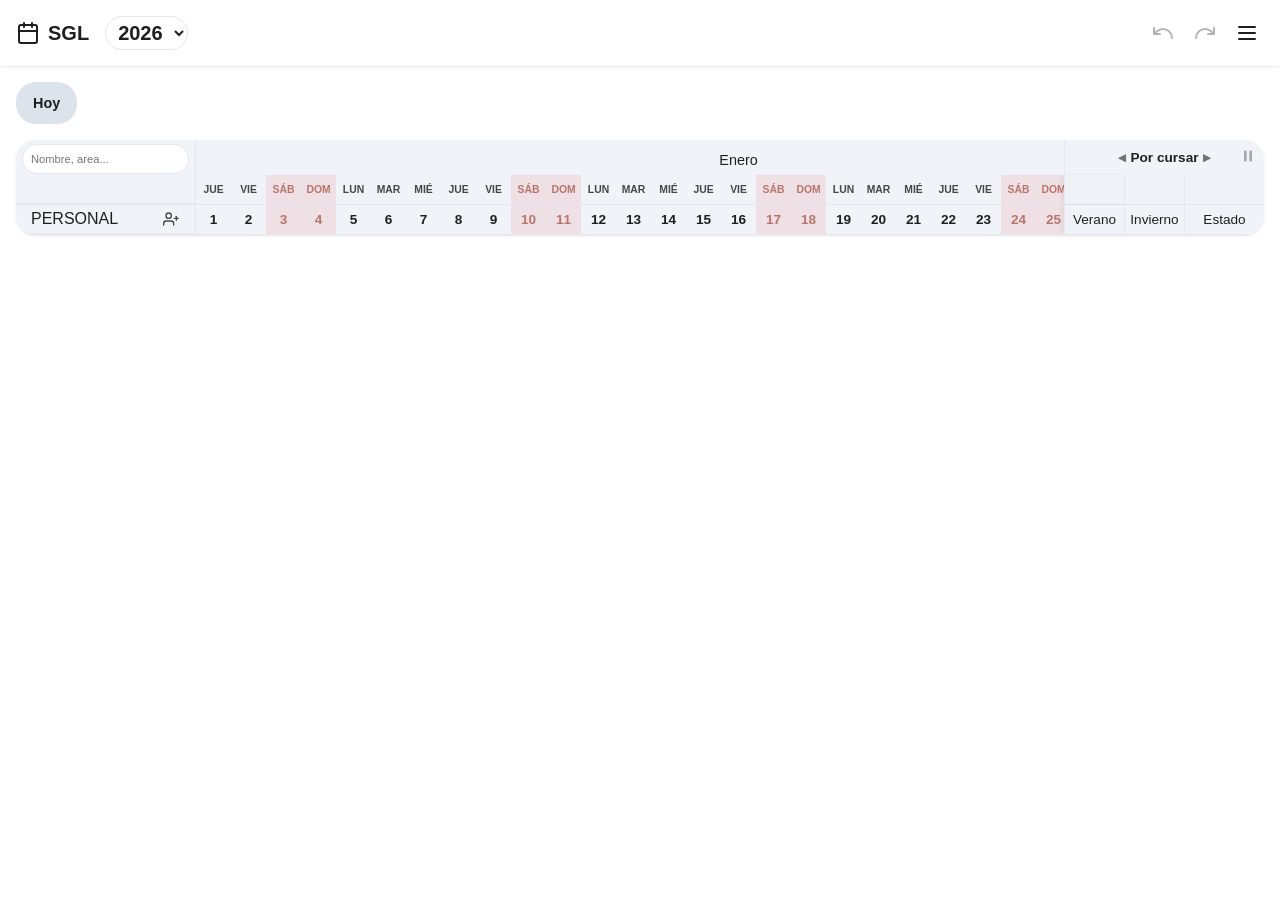
<file: SGL/index.html>
<!DOCTYPE html>
<html lang="es">

<head>
  <meta charset="UTF-8">
  <meta name="viewport" content="width=device-width, initial-scale=1.0">
  <meta http-equiv="Content-Security-Policy" content="default-src 'self';
               script-src 'self';
               style-src 'self';
               img-src 'self';
               font-src 'self';
               connect-src 'self' https://api.github.com https://gist.githubusercontent.com;
               object-src 'none';
               base-uri 'self';
               form-action 'self';
               frame-ancestors 'self';
               upgrade-insecure-requests;">
  <meta name="referrer" content="no-referrer">
  <meta name="mobile-web-app-capable" content="yes">
  <meta name="apple-mobile-web-app-capable" content="yes">
  <meta name="apple-mobile-web-app-status-bar-style" content="default">
  <link rel="manifest" href="manifest.json">
  <link rel="icon" type="image/svg+xml" href="./icon.svg">
  <script src="./flash.js"></script>
  <link rel="stylesheet" href="./styles.css">
  <script src="./app.js" defer></script>

  <title>Licencias</title>

  <svg class="svg-sprite" fill="none" stroke="currentColor" stroke-width="2" stroke-linecap="round"
    stroke-linejoin="round">
    <symbol id="icon-user-plus" viewBox="0 0 24 24">
      <path d="M16 21v-2a4 4 0 0 0-4-4H5a4 4 0 0 0-4 4v2" />
      <circle cx="8.5" cy="7" r="4" />
      <line x1="20" y1="8" x2="20" y2="14" />
      <line x1="23" y1="11" x2="17" y2="11" />
    </symbol>
    <symbol id="icon-holidays" viewBox="0 0 24 24">
      <rect x="3" y="4" width="18" height="18" rx="2" ry="2" />
      <line x1="3" y1="10" x2="21" y2="10" />
      <line x1="8" y1="2" x2="8" y2="6" />
      <line x1="16" y1="2" x2="16" y2="6" />
      <path d="M12 13l1 2.5 2.5.5-2 1.5.5 2.5-2-1.5-2 1.5.5-2.5-2-1.5 2.5-.5z" />
    </symbol>
    <symbol id="icon-menu" viewBox="0 0 24 24">
      <line x1="4" y1="6" x2="20" y2="6" class="icon-line" stroke="currentColor" stroke-width="2"></line>
      <line x1="4" y1="12" x2="20" y2="12" class="icon-line" stroke="currentColor" stroke-width="2"></line>
      <line x1="4" y1="18" x2="20" y2="18" class="icon-line" stroke="currentColor" stroke-width="2"></line>
    </symbol>
    <symbol id="icon-moon" viewBox="0 0 24 24">
      <path d="M21 12.79A9 9 0 1 1 11.21 3 7 7 0 0 0 21 12.79z" />
    </symbol>
    <symbol id="icon-sun" viewBox="0 0 24 24">
      <circle cx="12" cy="12" r="5" />
      <line x1="12" y1="1" x2="12" y2="3" />
      <line x1="12" y1="21" x2="12" y2="23" />
      <line x1="4.22" y1="4.22" x2="5.64" y2="5.64" />
      <line x1="18.36" y1="18.36" x2="19.78" y2="19.78" />
      <line x1="1" y1="12" x2="3" y2="12" />
      <line x1="21" y1="12" x2="23" y2="12" />
      <line x1="4.22" y1="19.78" x2="5.64" y2="18.36" />
      <line x1="18.36" y1="5.64" x2="19.78" y2="4.22" />
    </symbol>
    <symbol id="icon-calendar" viewBox="0 0 24 24">
      <rect x="3" y="4" width="18" height="18" rx="2" ry="2" />
      <line x1="16" y1="2" x2="16" y2="6" />
      <line x1="8" y1="2" x2="8" y2="6" />
      <line x1="3" y1="10" x2="21" y2="10" />
    </symbol>
    <symbol id="icon-save" viewBox="0 0 24 24">
      <path d="M19 21H5a2 2 0 0 1-2-2V5a2 2 0 0 1 2-2h11l5 5v11a2 2 0 0 1-2 2z" />
      <polyline points="17 21 17 13 7 13 7 21" />
      <polyline points="7 3 7 8 15 8" />
    </symbol>
    <symbol id="icon-download" viewBox="0 0 24 24">
      <path d="M21 15v4a2 2 0 0 1-2 2H5a2 2 0 0 1-2-2v-4" />
      <polyline points="7 10 12 15 17 10" />
      <line x1="12" y1="15" x2="12" y2="3" />
    </symbol>
    <symbol id="icon-upload" viewBox="0 0 24 24">
      <path d="M21 15v4a2 2 0 0 1-2 2H5a2 2 0 0 1-2-2v-4" />
      <polyline points="17 8 12 3 7 8" />
      <line x1="12" y1="3" x2="12" y2="15" />
    </symbol>
    <symbol id="icon-edit" viewBox="0 0 24 24">
      <path d="M11 4H4a2 2 0 0 0-2 2v14a2 2 0 0 0 2 2h14a2 2 0 0 0 2-2v-7" />
      <path d="M18.5 2.5a2.121 2.121 0 0 1 3 3L12 15l-4 1 1-4 9.5-9.5z" />
    </symbol>
    <symbol id="icon-close" viewBox="0 0 24 24">
      <line x1="18" y1="6" x2="6" y2="18" />
      <line x1="6" y1="6" x2="18" y2="18" />
    </symbol>
    <symbol id="icon-mouse" viewBox="0 0 24 24">
      <rect x="6" y="3" width="12" height="18" rx="6" ry="6" />
      <path d="M12 3v7M6 10h12" />
    </symbol>
    <symbol id="icon-undo" viewBox="0 0 24 24">
      <path d="M3 7v6h6" />
      <path d="M21 17a9 9 0 00-9-9 9 9 0 00-6 2.3L3 13" />
    </symbol>
    <symbol id="icon-redo" viewBox="0 0 24 24">
      <path d="M21 7v6h-6" />
      <path d="M3 17a9 9 0 019-9 9 9 0 016 2.3L21 13" />
    </symbol>
    <symbol id="icon-combine" viewBox="0 0 24 24">
      <path d="M4 6h4l4 6h8" />
      <path d="M4 18h4l4-6" />
    </symbol>
    <symbol id="icon-replace-swap" viewBox="0 0 24 24">
      <polyline points="17 4 21 8 17 12" />
      <line x1="3" y1="8" x2="21" y2="8" />
      <polyline points="7 20 3 16 7 12" />
      <line x1="21" y1="16" x2="3" y2="16" />
    </symbol>
    <symbol id="icon-trash" viewBox="0 0 24 24">
      <polyline points="3 6 5 6 21 6" />
      <path d="M19 6v14a2 2 0 0 1-2 2H7a2 2 0 0 1-2-2V6m3 0V4a2 2 0 0 1 2-2h4a2 2 0 0 1 2 2v2" />
    </symbol>
    <symbol id="icon-briefcase" viewBox="0 0 24 24">
      <rect x="2" y="7" width="20" height="14" rx="2" ry="2" />
      <path d="M16 21V5a2 2 0 0 0-2-2h-4a2 2 0 0 0-2 2v16" />
    </symbol>
    <symbol id="icon-gist" viewBox="0 0 24 24">
      <path
        d="M9 19c-5 1.5-5-2.5-7-3m14 6v-3.87a3.37 3.37 0 0 0-.94-2.61c3.14-.35 6.44-1.54 6.44-7A5.44 5.44 0 0 0 20 4.77 5.07 5.07 0 0 0 19.91 1S18.73.65 16 2.48a13.38 13.38 0 0 0-7 0C6.27.65 5.09 1 5.09 1A5.07 5.07 0 0 0 5 4.77a5.44 5.44 0 0 0-1.5 3.78c0 5.42 3.3 6.61 6.44 7A3.37 3.37 0 0 0 9 18.13V22" />
    </symbol>
    <symbol id="icon-cloud-up" viewBox="0 0 24 24">
      <polyline points="16 16 12 12 8 16" />
      <line x1="12" y1="12" x2="12" y2="21" />
      <path d="M20.39 18.39A5 5 0 0 0 18 9h-1.26A8 8 0 1 0 3 16.3" />
    </symbol>
    <symbol id="icon-cloud-down" viewBox="0 0 24 24">
      <polyline points="8 17 12 21 16 17" />
      <line x1="12" y1="12" x2="12" y2="21" />
      <path d="M20.88 18.09A5 5 0 0 0 18 9h-1.26A8 8 0 1 0 3 16.29" />
    </symbol>
    <symbol id="icon-eye" viewBox="0 0 24 24">
      <path d="M1 12s4-8 11-8 11 8 11 8-4 8-11 8-11-8-11-8z" />
      <circle cx="12" cy="12" r="3" />
    </symbol>
    <symbol id="icon-eye-off" viewBox="0 0 24 24">
      <path
        d="M17.94 17.94A10.07 10.07 0 0 1 12 20c-7 0-11-8-11-8a18.45 18.45 0 0 1 5.06-5.94M9.9 4.24A9.12 9.12 0 0 1 12 4c7 0 11 8 11 8a18.5 18.5 0 0 1-2.16 3.19m-6.72-1.07a3 3 0 1 1-4.24-4.24" />
      <line x1="1" y1="1" x2="23" y2="23" />
    </symbol>
    <symbol id="icon-external-link" viewBox="0 0 24 24">
      <path d="M18 13v6a2 2 0 0 1-2 2H5a2 2 0 0 1-2-2V8a2 2 0 0 1 2-2h6" />
      <polyline points="15 3 21 3 21 9" />
      <line x1="10" y1="14" x2="21" y2="3" />
    </symbol>
    <symbol id="icon-lock" viewBox="0 0 24 24">
      <rect x="3" y="11" width="18" height="11" rx="2" ry="2" class="icon-line" stroke="currentColor"></rect>
      <path d="M7 11V7a5 5 0 0 1 10 0v4" class="icon-line" stroke="currentColor"></path>
    </symbol>
    <symbol id="icon-users" viewBox="0 0 24 24">
      <path d="M17 21v-2a4 4 0 0 0-4-4H5a4 4 0 0 0-4 4v2" />
      <circle cx="9" cy="7" r="4" />
      <path d="M23 21v-2a4 4 0 0 0-3-3.87" />
      <path d="M16 3.13a4 4 0 0 1 0 7.75" />
    </symbol>
    <symbol id="icon-check-square" viewBox="0 0 24 24">
      <polyline points="9 11 12 14 22 4" />
      <path d="M21 12v7a2 2 0 0 1-2 2H5a2 2 0 0 1-2-2V5a2 2 0 0 1 2-2h11" />
    </symbol>
    <symbol id="icon-lock-open" viewBox="0 0 24 24">
      <rect x="3" y="11" width="18" height="11" rx="2" ry="2" class="icon-line" stroke="currentColor"></rect>
      <path d="M7 11V7a5 5 0 0 1 9.9-1" class="icon-line" stroke="currentColor"></path>
    </symbol>
    <symbol id="icon-plus" viewBox="0 0 24 24">
      <line x1="12" y1="5" x2="12" y2="19"></line>
      <line x1="5" y1="12" x2="19" y2="12"></line>
    </symbol>
    <symbol id="icon-play" viewBox="0 0 24 24" fill="currentColor">
      <polygon points="5 3 19 12 5 21 5 3"></polygon>
    </symbol>
    <symbol id="icon-pause" viewBox="0 0 24 24" fill="currentColor">
      <rect x="6" y="4" width="4" height="16"></rect>
      <rect x="14" y="4" width="4" height="16"></rect>
    </symbol>
    <symbol id="icon-chevron-right" viewBox="0 0 24 24" fill="none" stroke="currentColor" stroke-width="2"
      stroke-linecap="round" stroke-linejoin="round">
      <polyline points="9 18 15 12 9 6"></polyline>
    </symbol>
  </svg>
  <div class="header">
    <div class="header-title-group">
      <h1><svg class="icon">
          <use href="#icon-calendar" />
        </svg> SGL</h1>
      <select id="year-selector" class="year-selector header-year-selector"></select>
    </div>
    <div class="header-actions">
      <button class="icon-btn" id="btn-undo" title="Deshacer (Ctrl+Z)" disabled><svg class="icon">
          <use href="#icon-undo" />
        </svg></button>
      <button class="icon-btn" id="btn-redo" title="Rehacer (Ctrl+Y)" disabled><svg class="icon">
          <use href="#icon-redo" />
        </svg></button>
      <button class="icon-btn" id="btn-open-config"><svg class="icon">
          <use href="#icon-menu" />
        </svg></button>
    </div>
  </div>

  <div class="container">
    <div class="controls-bar">
      <div class="controls-left">
        <button class="btn-primary btn-today">Hoy</button>
      </div>
    </div>
    <div class="card">
      <div class="gantt-scroll-container custom-scroll" id="gantt-container">
        <div class="gantt-grid" id="gantt-grid"></div>
      </div>
    </div>
  </div>

  <div id="toast" class="toast">Notificación</div>
  <div id="bar-tooltip">
    <div class="tt-name"></div>
    <div class="tt-range"></div>
    <div class="tt-season"></div>
  </div>

  <!-- Menú contextual personas -->
  <div id="ctx-menu">
    <!-- Modo normal -->
    <div id="ctx-mode-normal">
      <div class="ctx-item" id="ctx-item-gantt">
        <svg class="ctx-icon" viewBox="0 0 24 24">
          <use href="#icon-edit" />
        </svg>
        <span id="ctx-gantt-label">Editar Calendario</span>
      </div>
      <div class="ctx-divider"></div>
      <div class="ctx-item" id="ctx-item-select-areas">
        <svg class="ctx-icon" viewBox="0 0 24 24">
          <use href="#icon-check-square" />
        </svg>
        Asignar area
      </div>
      <div class="ctx-divider"></div>
      <div class="ctx-item" id="ctx-item-config">
        <svg class="ctx-icon" viewBox="0 0 24 24">
          <use href="#icon-edit" />
        </svg>
        Ver datos
      </div>
    </div>
    <!-- Modo selección -->
    <div id="ctx-mode-selection" class="d-none">
      <div class="ctx-selection-header">
        <span id="ctx-selection-count">0 seleccionadas</span>
      </div>
      <div class="ctx-divider"></div>
      <div id="ctx-area-list"></div>
      <div class="ctx-item ctx-area-add-new" id="ctx-area-add-new">
        <svg class="ctx-icon">
          <use href="#icon-plus" />
        </svg>
        Nueva área…
      </div>
    </div>
  </div>

  <div class="modal modal-confirm-priority" id="modal-confirm">
    <div class="modal-content modal-content-sm">
      <h3 id="confirm-title">Confirmar</h3>
      <p id="confirm-msg" class="modal-desc"></p>
      <div class="btn-group">
        <button class="btn-primary" id="confirm-ok">Continuar</button>
        <button class="btn-cancel" id="btn-confirm-cancel"><svg class="icon">
            <use href="#icon-close" />
          </svg>Cancelar</button>
      </div>
    </div>
  </div>

  <div class="modal" id="modal-holidays">
    <div class="modal-content">
      <div class="modal-header-row">
        <h3>Feriados</h3>
        <select id="holiday-year-selector" class="year-selector"></select>
      </div>
      <div class="holiday-list" id="holiday-list"></div>
      <div class="holiday-add-row">
        <div class="form-group form-group-flex">
          <label>Fechas</label>
          <input type="text" id="holiday-date-input" placeholder="1/1, 25/12/26, 1/5/2025..." maxlength="200">
        </div>
        <div class="form-group form-group-flex">
          <label>Nombre (opcional)</label>
          <input type="text" id="holiday-name-input" placeholder="Ej: Año Nuevo" maxlength="60">
        </div>
      </div>
      <div class="btn-group btn-group-mt">
        <button class="btn-primary" id="btn-holiday-add">+ Agregar</button>
        <button class="btn-cancel" id="btn-holiday-back"><svg class="icon">
            <use href="#icon-undo" />
          </svg>Volver</button>
      </div>
    </div>
  </div>

  <div class="modal" id="modal-new-person">
    <div class="modal-content">
      <h3>Nueva Persona</h3>
      <div class="form-group"><label>Nombre</label><input type="text" id="p-name"
          placeholder="Nombre o varios separados por coma"></div>
      <div class="form-group">
        <label>Área</label>
        <div class="area-combobox" id="p-area-combobox">
          <div class="area-combobox-row">
            <input type="text" class="area-combobox-input" id="p-area-input" placeholder="Buscar área..."
              autocomplete="off">
          </div>
          <div class="area-combobox-dropdown" id="p-area-dropdown"></div>
        </div>
        <div class="area-chips" id="p-area-chips"></div>
      </div>
      <div class="btn-group">
        <button class="btn-primary" id="btn-new-person-save"><svg class="icon">
            <use href="#icon-user-plus" />
          </svg>Agregar</button>
        <button class="btn-cancel" id="btn-new-person-back"><svg class="icon">
            <use href="#icon-undo" />
          </svg>Volver</button>
      </div>
    </div>
  </div>

  <div class="modal" id="modal-edit-person">
    <div class="modal-content modal-content-md">
      <h3>Editar Persona</h3>
      <div class="modal-two-col">

        <!-- Columna izquierda: datos de la persona + agregar licencia -->
        <div class="modal-col">
          <div class="form-group"><label>Nombre</label><input type="text" id="ep-name" placeholder="Nombre completo">
          </div>
          <div class="form-group">
            <label>Área</label>
            <div class="area-combobox" id="ep-area-combobox">
              <div class="area-combobox-row">
                <input type="text" class="area-combobox-input" id="ep-area-input" placeholder="Buscar área..."
                  autocomplete="off">
              </div>
              <div class="area-combobox-dropdown" id="ep-area-dropdown"></div>
            </div>
            <div class="area-chips" id="ep-area-chips"></div>
          </div>
          <div class="section-mt">
            <div class="section-header-row">
              <label class="label-bold-bare">Configuracion año</label>
              <select id="ep-year-select" class="year-selector year-selector-sm"></select>
            </div>
            <div class="section-header-row">
              <label class="label-sm-bare">Licencias Personalizadas</label>
              <button type="button" id="ep-custom-limits" class="toggle-btn toggle-btn-sm">No</button>
            </div>
            <div id="ep-limits-fields" class="section-fields">
              <div class="range-row range-row-mt">
                <div class="form-group"><label>Verano</label><input type="number" id="ep-summer" min="0"></div>
                <div class="form-group"><label>Invierno</label><input type="number" id="ep-winter" min="0"></div>
                <div class="form-group">
                  <label>Opcional</label>
                  <button type="button" id="ep-unlimited" class="toggle-btn">Libre</button>
                </div>
              </div>
            </div>
            <div class="section-header-row section-header-row-mt">
              <label class="label-sm-bare">Temporada Personalizada</label>
              <button type="button" id="ep-custom-season" class="toggle-btn toggle-btn-sm">No</button>
            </div>
            <div id="ep-season-fields" class="section-fields">
              <div class="range-row">
                <div class="form-group">
                  <label>Inicio verano</label>
                  <select id="ep-sStart" class="select-input">
                    <option value="0">Enero</option>
                    <option value="1">Febrero</option>
                    <option value="2">Marzo</option>
                    <option value="3">Abril</option>
                    <option value="4">Mayo</option>
                    <option value="5">Junio</option>
                    <option value="6">Julio</option>
                    <option value="7">Agosto</option>
                    <option value="8">Septiembre</option>
                    <option value="9">Octubre</option>
                    <option value="10">Noviembre</option>
                    <option value="11">Diciembre</option>
                  </select>
                </div>
                <div class="form-group">
                  <label>Inicio invierno</label>
                  <select id="ep-sEnd" class="select-input">
                    <option value="0">Enero</option>
                    <option value="1">Febrero</option>
                    <option value="2">Marzo</option>
                    <option value="3">Abril</option>
                    <option value="4">Mayo</option>
                    <option value="5">Junio</option>
                    <option value="6">Julio</option>
                    <option value="7">Agosto</option>
                    <option value="8">Septiembre</option>
                    <option value="9">Octubre</option>
                    <option value="10">Noviembre</option>
                    <option value="11">Diciembre</option>
                  </select>
                </div>
              </div>
            </div>
          </div>
          <button id="btn-edit-gantt" class="btn-cancel btn-full-mt"><svg class="icon">
              <use href="#icon-edit" />
            </svg>Editar Calendario</button>
        </div>

        <!-- Columna derecha: licencias asignadas -->
        <div class="modal-col modal-col-right">
          <div id="person-vac-section" class="vac-section-flex">
            <div class="section-mt-sm">
              <label class="label-sm-bare">Agregar Licencia</label>
              <div class="range-row">
                <div class="form-group">
                  <label>Desde</label>
                  <input type="text" id="range-start" placeholder="1/1, 1/1/26..." maxlength="20">
                </div>
                <div class="form-group">
                  <label>Hasta</label>
                  <input type="text" id="range-end" placeholder="1/1, 1/1/26..." maxlength="20">
                </div>
                <button class="icon-btn icon-btn-add" id="btn-add-range">+</button>
              </div>
            </div>
            <div class="vac-list-header">
              <span class="vac-list-title">Licencias asignadas</span>
            </div>
            <div id="person-vac-items" class="vac-list"></div>
          </div>

        </div>
      </div>
      <div class="btn-group btn-group-mt">
        <button class="btn-primary" id="btn-edit-person-save"><svg class="icon">
            <use href="#icon-save" />
          </svg>Guardar</button>
        <button class="btn-danger" id="btn-edit-person-delete"><svg class="icon">
            <use href="#icon-trash" />
          </svg>Eliminar</button>
        <button class="btn-cancel" id="btn-edit-person-close"><svg class="icon">
            <use href="#icon-close" />
          </svg>Cerrar</button>
      </div>
    </div>
  </div>

  <div class="modal" id="modal-areas">
    <div class="modal-content">
      <h3>Areas</h3>
      <div class="area-management-list" id="areas-list"></div>
      <div class="range-row">
        <div class="form-group">
          <label>Nueva área</label>
          <input type="text" id="area-name-input" placeholder="Ej: Sistemas, RRHH, Contabilidad..." maxlength="100">
        </div>
        <button class="btn-primary btn-areas-add" id="btn-areas-add">+
          Agregar</button>
      </div>
      <div class="btn-group btn-group-mt">
        <button class="btn-cancel" id="btn-areas-back"><svg class="icon">
            <use href="#icon-undo" />
          </svg>Volver</button>
      </div>
    </div>
  </div>

  <div class="modal" id="modal-import">
    <div class="modal-content">
      <h3>Restaurar backup</h3>
      <div class="import-dropzone" id="import-dropzone">
        <div id="import-dropzone-text">📂 Tocá para seleccionar un archivo JSON</div>
      </div>
      <input type="file" id="import-file-input" accept=".json,application/json" hidden>
      <div class="import-warning" id="import-warning" hidden>
        <span id="import-warning-text"></span>
        <span class="import-hint">Podés importar
          igual tocando Reemplazar o Combinar.</span>
      </div>
      <div class="import-actions">
        <button class="btn-danger" id="btn-import-replace" disabled><svg class="icon">
            <use href="#icon-replace-swap" />
          </svg>Reemplazar</button>
        <button class="btn-primary" id="btn-import-merge" disabled><svg class="icon">
            <use href="#icon-combine" />
          </svg>Combinar</button>
      </div>
      <div class="btn-group btn-group-mt">
        <button class="btn-cancel" id="btn-import-back"><svg class="icon">
            <use href="#icon-undo" />
          </svg>Volver</button>
      </div>
    </div>
  </div>

  <div class="modal" id="modal-config">
    <div class="modal-content modal-content-lg">
      <h3>Configuración</h3>
      <div class="modal-two-col">

        <!-- Columna izquierda: ajustes -->
        <div class="modal-col">
          <label class="label-section-title"><svg class="icon">
              <use href="#icon-calendar" />
            </svg> Temporada predeterminada</label>
          <div class="range-row">
            <div class="range-col">
              <label class="label-xs">Inicio verano</label>
              <select id="conf-s-start" class="select-input">
                <option value="0">Enero</option>
                <option value="1">Febrero</option>
                <option value="2">Marzo</option>
                <option value="3">Abril</option>
                <option value="4">Mayo</option>
                <option value="5">Junio</option>
                <option value="6">Julio</option>
                <option value="7">Agosto</option>
                <option value="8">Septiembre</option>
                <option value="9">Octubre</option>
                <option value="10">Noviembre</option>
                <option value="11">Diciembre</option>
              </select>
            </div>
            <div class="range-col">
              <label class="label-xs">Inicio invierno</label>
              <select id="conf-s-end" class="select-input">
                <option value="0">Enero</option>
                <option value="1">Febrero</option>
                <option value="2">Marzo</option>
                <option value="3">Abril</option>
                <option value="4">Mayo</option>
                <option value="5">Junio</option>
                <option value="6">Julio</option>
                <option value="7">Agosto</option>
                <option value="8">Septiembre</option>
                <option value="9">Octubre</option>
                <option value="10">Noviembre</option>
                <option value="11">Diciembre</option>
              </select>
            </div>
          </div>
          <div class="section-mt">
            <label class="label-section-title"><svg class="icon">
                <use href="#icon-holidays" />
              </svg> Licencias predeterminadas</label>
            <div class="range-row">
              <div class="form-group"><label>Verano</label><input type="number" id="conf-summer"></div>
              <div class="form-group"><label>Invierno</label><input type="number" id="conf-winter"></div>
            </div>
          </div>
          <div class="btn-group btn-group-mt btn-group-col">
            <button class="btn-cancel" id="btn-config-holidays">
              <svg class="icon">
                <use href="#icon-holidays" />
              </svg>
              <span class="btn-text">Feriados</span>
              <svg class="icon icon-chevron">
                <use href="#icon-chevron-right" />
              </svg>
            </button>
            <button class="btn-cancel" id="btn-config-areas">
              <svg class="icon">
                <use href="#icon-briefcase" />
              </svg>
              <span class="btn-text">Areas</span>
              <svg class="icon icon-chevron">
                <use href="#icon-chevron-right" />
              </svg>
            </button>
            <button class="btn-primary" id="btn-config-new-person">
              <svg class="icon">
                <use href="#icon-user-plus" />
              </svg>
              <span class="btn-text">Nueva Persona</span>
              <svg class="icon icon-chevron">
                <use href="#icon-chevron-right" />
              </svg>
            </button>
          </div>
        </div>

        <!-- Columna derecha: acciones -->
        <div class="modal-col modal-col-right">
          <div class="form-group">
            <label class="label-bold-flex">
              <span><svg class="icon">
                  <use href="#icon-mouse" />
                </svg> Velocidad de scroll</span>
              <span id="conf-scroll-speed-label" class="scroll-speed-value">3</span>
            </label>
            <input type="range" id="conf-scroll-speed" min="1" max="10" step="1" value="3" class="scroll-speed-input">
          </div>
          <button class="btn-cancel" id="btn-export">
            <svg class="icon">
              <use href="#icon-upload" />
            </svg>
            <span class="btn-text">Respaldar</span>
            <svg class="icon icon-chevron">
              <use href="#icon-chevron-right" />
            </svg>
          </button>
          <button class="btn-cancel" id="btn-open-import">
            <svg class="icon">
              <use href="#icon-download" />
            </svg>
            <span class="btn-text">Restaurar</span>
            <svg class="icon icon-chevron">
              <use href="#icon-chevron-right" />
            </svg>
          </button>
          <div class="config-gist-group">
            <button class="btn-cancel config-gist-main" id="btn-open-gist">
              <svg class="icon">
                <use href="#icon-gist" />
              </svg>
              <span class="btn-text">GitHub Gist</span>
              <svg class="icon icon-chevron">
                <use href="#icon-chevron-right" />
              </svg>
            </button>
            <button class="config-gist-quick-btn" id="btn-config-gist-subir" title="Subir a Gist">
              <svg class="icon">
                <use href="#icon-cloud-up" />
              </svg>
            </button>
            <button class="config-gist-quick-btn" id="btn-config-gist-bajar" title="Bajar de Gist">
              <svg class="icon">
                <use href="#icon-cloud-down" />
              </svg>
            </button>
          </div>
          <button class="btn-cancel" id="btn-reset-all">
            <svg class="icon">
              <use href="#icon-trash" />
            </svg>
            <span class="btn-text">Restablecer</span>
            <svg class="icon icon-chevron">
              <use href="#icon-chevron-right" />
            </svg>
          </button>
          <button class="btn-primary" id="btn-toggle-theme">
            <svg class="icon" id="theme-icon">
              <use href="#icon-moon" />
            </svg>
            <span class="btn-text" id="theme-label">Modo oscuro</span>
            <svg class="icon icon-chevron">
              <use href="#icon-chevron-right" />
            </svg>
          </button>
        </div>
      </div>
      <div class="btn-group btn-group-mt-lg">
        <button class="btn-primary" id="btn-save-config"><svg class="icon">
            <use href="#icon-save" />
          </svg>Guardar</button>
        <button class="btn-cancel" id="btn-config-close"><svg class="icon">
            <use href="#icon-close" />
          </svg>Cerrar</button>
      </div>
    </div>
  </div>

  <!-- ════ MODAL GIST SYNC ════ -->
  <div class="modal" id="modal-gist">
    <div class="modal-content">
      <h3><svg class="icon">
          <use href="#icon-gist" />
        </svg> GitHub Gist</h3>

      <!-- Token -->
      <div class="form-group">
        <label>Personal Access Token</label>
        <div class="gist-input-row">
          <input type="password" id="gist-token" placeholder="ghp_xxxxxxxxxxxxxxxxxxxx" autocomplete="off"
            spellcheck="false">
          <button class="icon-btn gist-eye-btn" id="gist-token-eye" title="Mostrar/ocultar">
            <svg class="icon">
              <use href="#icon-eye" id="gist-eye-icon" />
            </svg>
          </button>
          <a class="icon-btn gist-eye-btn icon-link"
            href="https://github.com/settings/tokens/new?description=Licencias+sync&scopes=gist" target="_blank"
            rel="noopener noreferrer" title="Crear token en GitHub">
            <svg class="icon">
              <use href="#icon-external-link" />
            </svg>
          </a>
        </div>
      </div>

      <!-- Gist ID -->
      <div class="form-group">
        <label>Gist ID</label>
        <div class="gist-input-row">
          <input type="text" id="gist-id" placeholder="Dejar vacío para crear uno nuevo" autocomplete="off"
            spellcheck="false">
          <a id="gist-link-btn" class="icon-btn gist-eye-btn icon-link" target="_blank" rel="noopener noreferrer"
            title="Abrir en GitHub">
            <svg class="icon">
              <use href="#icon-external-link" />
            </svg>
          </a>
        </div>
      </div>

      <!-- Acciones -->
      <p class="gist-section-label">Acciones</p>
      <div class="gist-actions-row">
        <button class="btn-gist-action" id="btn-gist-subir">
          <svg class="icon">
            <use href="#icon-cloud-up" />
          </svg>
          Subir
        </button>
        <button class="btn-gist-action" id="btn-gist-bajar">
          <svg class="icon">
            <use href="#icon-cloud-down" />
          </svg>
          Bajar
        </button>
      </div>

      <!-- Auto-sync toggle -->
      <label class="gist-autosync-row" id="gist-autosync-label">
        <span class="gist-autosync-text">
          <span class="gist-autosync-title">Subir automáticamente y comprobar cambios al cargar la página</span>
        </span>
        <div class="toggle-switch" id="gist-autosync-toggle">
          <div class="toggle-thumb"></div>
        </div>
      </label>

      <!-- Aviso de privacidad -->
      <div class="gist-privacy-note">
        🔒 <strong>Datos sensibles:</strong> Configurá el Gist como <strong>secreto</strong> y usá scope mínimo
        <strong>gist</strong> en el token de GitHub.
      </div>

      <!-- Estado sync -->
      <p id="gist-sync-status" class="gist-sync-status"></p>

      <div class="btn-group btn-group-mt-lg">
        <button class="btn-primary btn-flex" id="btn-gist-save">
          <svg class="icon">
            <use href="#icon-save" />
          </svg>
          Guardar
        </button>
        <button class="btn-cancel btn-flex" id="btn-gist-back">
          <svg class="icon">
            <use href="#icon-undo" />
          </svg>
          Volver
        </button>
      </div>
    </div>
  </div>

  <!-- ════ MODAL GIST NOVEDADES ════ -->
  <div class="modal" id="modal-gist-novedades">
    <div class="modal-content modal-content-xs">
      <h3><svg class="icon">
          <use href="#icon-cloud-down" />
        </svg> Datos nuevos en Gist</h3>
      <p class="gist-novedades-desc">Se encontraron registros en el Gist que no están en este dispositivo:</p>
      <div id="gist-novedades-detalle" class="gist-novedades-detalle"></div>
      <p class="gist-novedades-pregunta">¿Querés agregarlos a los datos locales?</p>
      <div class="btn-group btn-group-mt">
        <button class="btn-primary btn-flex" id="gist-novedades-ok">
          <svg class="icon">
            <use href="#icon-combine" />
          </svg>
          Agregar
        </button>
        <button class="btn-cancel btn-flex" id="gist-novedades-ignorar-btn">Ignorar</button>
      </div>
    </div>
  </div>
  </body>

</html>

<!--// ====================================================================
    //                 NOTAS SISTEMA LUSHIBOSCA VERSION 260515.0017
    // ====================================================================
    
     - CAMBIOS:
    1) 

     - BUGS CONOCIDOS:
    1) 

    -->
</file>
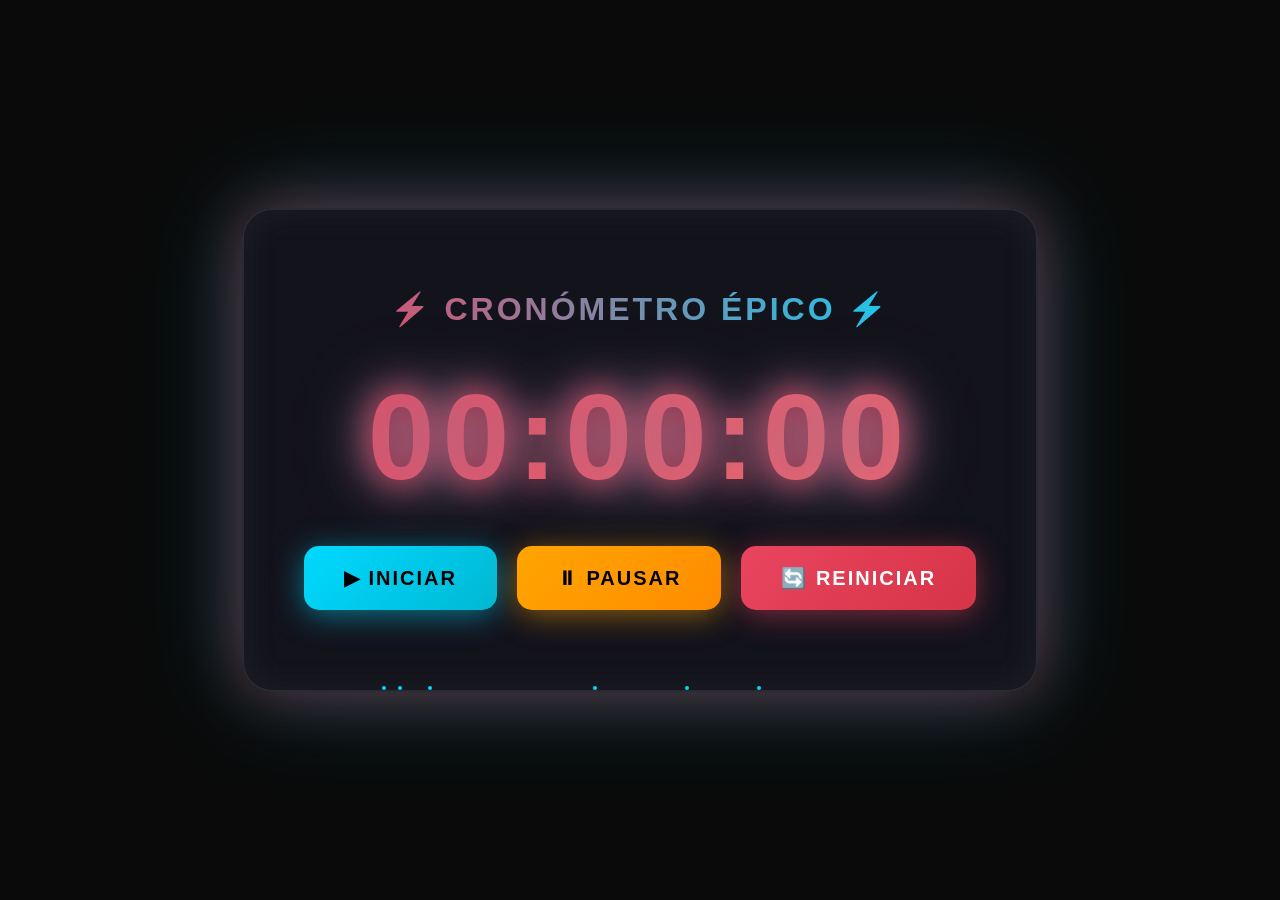
<file: cronometro v0.03.html>
<!DOCTYPE html>
<html lang="es">
<head>
    <meta charset="UTF-8">
    <meta name="viewport" content="width=device-width, initial-scale=1.0">
    <title>Cronómetro Épico</title>
    <style>
        * {
            margin: 0;
            padding: 0;
            box-sizing: border-box;
        }

        body {
            font-family: 'Segoe UI', Tahoma, Geneva, Verdana, sans-serif;
            background: #0a0a0a;
            display: flex;
            justify-content: center;
            align-items: center;
            min-height: 100vh;
            overflow: hidden;
            position: relative;
        }

        .bg-animation {
            position: absolute;
            width: 100%;
            height: 100%;
            overflow: hidden;
        }

        .bg-animation span {
            position: absolute;
            display: block;
            width: 20px;
            height: 20px;
            background: rgba(233, 69, 96, 0.3);
            animation: float 25s infinite;
            bottom: -150px;
        }

        .bg-animation span:nth-child(1) { left: 10%; animation-delay: 0s; width: 80px; height: 80px; }
        .bg-animation span:nth-child(2) { left: 20%; animation-delay: 2s; width: 50px; height: 50px; }
        .bg-animation span:nth-child(3) { left: 30%; animation-delay: 4s; width: 60px; height: 60px; }
        .bg-animation span:nth-child(4) { left: 40%; animation-delay: 0s; width: 40px; height: 40px; }
        .bg-animation span:nth-child(5) { left: 50%; animation-delay: 3s; width: 70px; height: 70px; }
        .bg-animation span:nth-child(6) { left: 60%; animation-delay: 7s; width: 50px; height: 50px; }
        .bg-animation span:nth-child(7) { left: 70%; animation-delay: 5s; width: 80px; height: 80px; }
        .bg-animation span:nth-child(8) { left: 80%; animation-delay: 1s; width: 45px; height: 45px; }
        .bg-animation span:nth-child(9) { left: 90%; animation-delay: 6s; width: 60px; height: 60px; }

        @keyframes float {
            0% { transform: translateY(0) rotate(0deg); opacity: 0; }
            50% { opacity: 1; }
            100% { transform: translateY(-1000px) rotate(720deg); opacity: 0; }
        }

        .container {
            background: rgba(20, 20, 30, 0.9);
            backdrop-filter: blur(20px);
            padding: 80px 60px;
            border-radius: 30px;
            box-shadow: 
                0 0 60px rgba(233, 69, 96, 0.4),
                0 0 100px rgba(0, 217, 255, 0.3),
                inset 0 0 40px rgba(255, 255, 255, 0.05);
            text-align: center;
            position: relative;
            z-index: 10;
            border: 2px solid rgba(255, 255, 255, 0.1);
            animation: containerPulse 3s ease-in-out infinite;
        }

        @keyframes containerPulse {
            0%, 100% { box-shadow: 0 0 60px rgba(233, 69, 96, 0.4), 0 0 100px rgba(0, 217, 255, 0.3); }
            50% { box-shadow: 0 0 80px rgba(233, 69, 96, 0.6), 0 0 120px rgba(0, 217, 255, 0.5); }
        }

        .title {
            font-size: 32px;
            font-weight: bold;
            background: linear-gradient(90deg, #e94560, #00d9ff, #e94560);
            background-size: 200% auto;
            -webkit-background-clip: text;
            -webkit-text-fill-color: transparent;
            animation: gradientShift 3s linear infinite;
            margin-bottom: 30px;
            letter-spacing: 3px;
        }

        @keyframes gradientShift {
            0% { background-position: 0% center; }
            100% { background-position: 200% center; }
        }

        .display {
            font-size: 120px;
            font-weight: bold;
            margin: 40px 0;
            letter-spacing: 8px;
            background: linear-gradient(135deg, #e94560, #ff6b6b, #00d9ff, #4facfe);
            background-size: 300% 300%;
            -webkit-background-clip: text;
            -webkit-text-fill-color: transparent;
            animation: displayGlow 4s ease infinite;
            text-shadow: 
                0 0 30px rgba(233, 69, 96, 0.8),
                0 0 60px rgba(0, 217, 255, 0.6);
            filter: drop-shadow(0 0 20px rgba(233, 69, 96, 0.8));
            position: relative;
        }

        @keyframes displayGlow {
            0%, 100% { 
                background-position: 0% 50%;
                filter: drop-shadow(0 0 20px rgba(233, 69, 96, 0.8)) brightness(1);
            }
            25% { 
                background-position: 50% 100%;
                filter: drop-shadow(0 0 40px rgba(0, 217, 255, 0.9)) brightness(1.2);
            }
            50% { 
                background-position: 100% 50%;
                filter: drop-shadow(0 0 30px rgba(255, 107, 107, 0.8)) brightness(1.1);
            }
            75% { 
                background-position: 50% 0%;
                filter: drop-shadow(0 0 35px rgba(79, 172, 254, 0.9)) brightness(1.15);
            }
        }

        .display.running {
            animation: displayGlow 2s ease infinite, pulse 1s ease-in-out infinite;
        }

        @keyframes pulse {
            0%, 100% { transform: scale(1); }
            50% { transform: scale(1.05); }
        }

        .buttons {
            display: flex;
            gap: 20px;
            justify-content: center;
            margin-top: 40px;
        }

        button {
            padding: 20px 40px;
            font-size: 20px;
            border: none;
            border-radius: 15px;
            cursor: pointer;
            transition: all 0.3s ease;
            font-weight: bold;
            text-transform: uppercase;
            letter-spacing: 2px;
            position: relative;
            overflow: hidden;
        }

        button::before {
            content: '';
            position: absolute;
            top: 50%;
            left: 50%;
            width: 0;
            height: 0;
            border-radius: 50%;
            background: rgba(255, 255, 255, 0.3);
            transform: translate(-50%, -50%);
            transition: width 0.6s, height 0.6s;
        }

        button:active::before {
            width: 300px;
            height: 300px;
        }

        .start {
            background: linear-gradient(135deg, #00d9ff, #00b8d4);
            color: #000;
            box-shadow: 0 5px 30px rgba(0, 217, 255, 0.5);
        }

        .start:hover {
            transform: translateY(-5px) scale(1.05);
            box-shadow: 0 10px 50px rgba(0, 217, 255, 0.8);
            animation: buttonShake 0.5s;
        }

        .pause {
            background: linear-gradient(135deg, #ffa500, #ff8c00);
            color: #000;
            box-shadow: 0 5px 30px rgba(255, 165, 0, 0.5);
        }

        .pause:hover {
            transform: translateY(-5px) scale(1.05);
            box-shadow: 0 10px 50px rgba(255, 165, 0, 0.8);
            animation: buttonShake 0.5s;
        }

        .reset {
            background: linear-gradient(135deg, #e94560, #d63447);
            color: #fff;
            box-shadow: 0 5px 30px rgba(233, 69, 96, 0.5);
        }

        .reset:hover {
            transform: translateY(-5px) scale(1.05);
            box-shadow: 0 10px 50px rgba(233, 69, 96, 0.8);
            animation: buttonShake 0.5s;
        }

        @keyframes buttonShake {
            0%, 100% { transform: translateY(-5px) scale(1.05) rotate(0deg); }
            25% { transform: translateY(-5px) scale(1.05) rotate(-2deg); }
            75% { transform: translateY(-5px) scale(1.05) rotate(2deg); }
        }

        button:active {
            transform: translateY(-2px) scale(0.98);
        }

        .particles {
            position: absolute;
            width: 100%;
            height: 100%;
            top: 0;
            left: 0;
            pointer-events: none;
        }

        .particle {
            position: absolute;
            width: 4px;
            height: 4px;
            background: #00d9ff;
            border-radius: 50%;
            animation: particleFloat 3s linear infinite;
        }

        @keyframes particleFloat {
            0% { transform: translateY(0) translateX(0) scale(1); opacity: 1; }
            100% { transform: translateY(-100px) translateX(50px) scale(0); opacity: 0; }
        }
    </style>
</head>
<body>
    <div class="bg-animation">
        <span></span>
        <span></span>
        <span></span>
        <span></span>
        <span></span>
        <span></span>
        <span></span>
        <span></span>
        <span></span>
    </div>

    <div class="container">
        <div class="title">⚡ CRONÓMETRO ÉPICO ⚡</div>
        <div class="display" id="display">00:00:00</div>
        <div class="buttons">
            <button class="start" onclick="start()">▶ Iniciar</button>
            <button class="pause" onclick="pause()">⏸ Pausar</button>
            <button class="reset" onclick="reset()">🔄 Reiniciar</button>
        </div>
        <div class="particles" id="particles"></div>
    </div>

    <script>
        let timer;
        let seconds = 0;
        let isRunning = false;
        const display = document.getElementById('display');
        const particlesContainer = document.getElementById('particles');

        function updateDisplay() {
            const hrs = Math.floor(seconds / 3600);
            const mins = Math.floor((seconds % 3600) / 60);
            const secs = seconds % 60;

            display.textContent = 
                String(hrs).padStart(2, '0') + ':' +
                String(mins).padStart(2, '0') + ':' +
                String(secs).padStart(2, '0');
        }

        function createParticle() {
            const particle = document.createElement('div');
            particle.className = 'particle';
            particle.style.left = Math.random() * 100 + '%';
            particle.style.bottom = '0';
            particle.style.animationDuration = (Math.random() * 2 + 2) + 's';
            particle.style.animationDelay = Math.random() * 2 + 's';
            particlesContainer.appendChild(particle);

            setTimeout(() => particle.remove(), 5000);
        }

        let particleInterval;

        function start() {
            if (!isRunning) {
                isRunning = true;
                display.classList.add('running');
                timer = setInterval(() => {
                    seconds++;
                    updateDisplay();
                }, 1000);
                
                particleInterval = setInterval(createParticle, 200);
            }
        }

        function pause() {
            isRunning = false;
            display.classList.remove('running');
            clearInterval(timer);
            clearInterval(particleInterval);
        }

        function reset() {
            isRunning = false;
            display.classList.remove('running');
            clearInterval(timer);
            clearInterval(particleInterval);
            seconds = 0;
            updateDisplay();
            
            for(let i = 0; i < 20; i++) {
                setTimeout(createParticle, i * 50);
            }
        }

        for(let i = 0; i < 10; i++) {
            setTimeout(createParticle, i * 200);
        }
    </script>
</body>
</html>
</file>
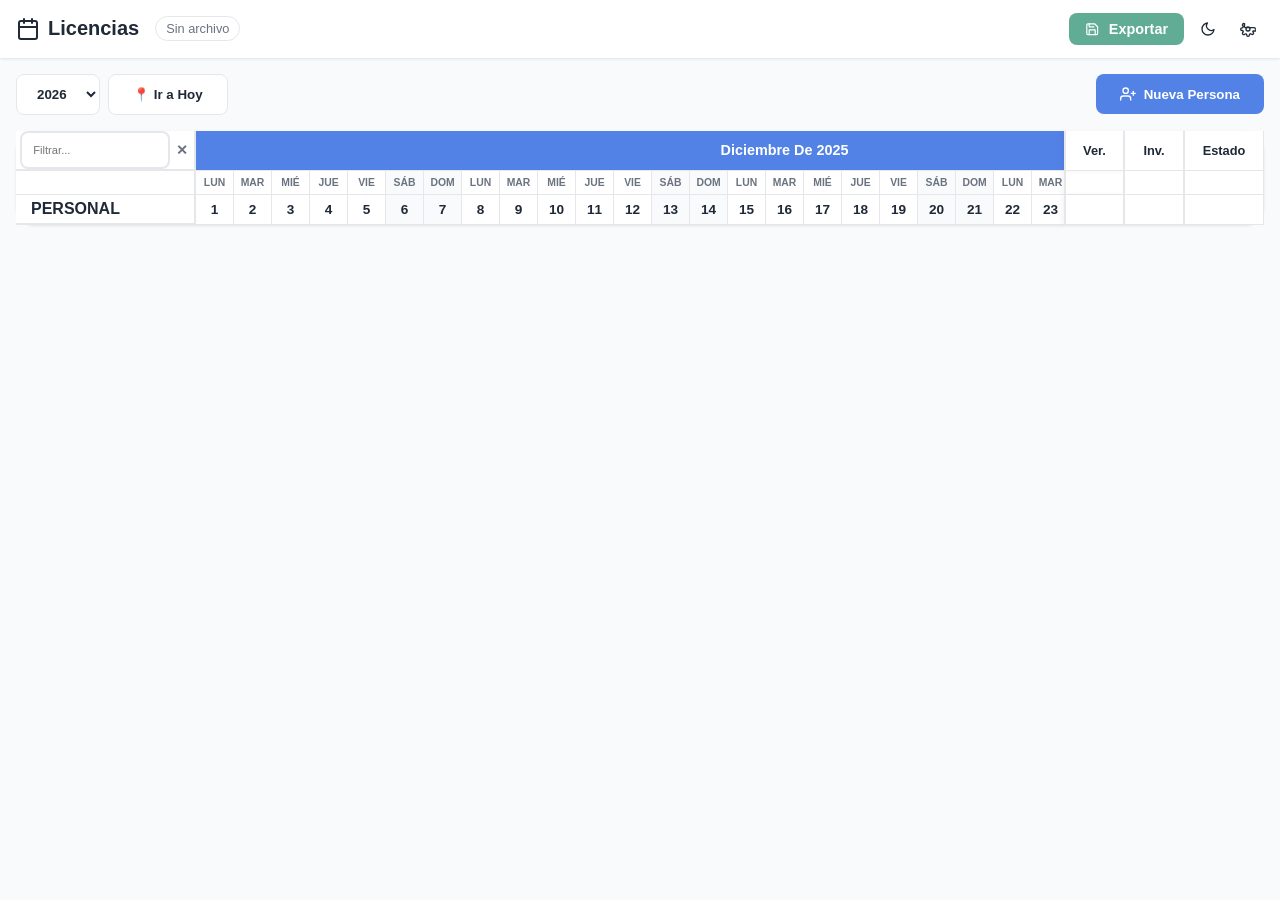
<file: Licencias_v112.html>
<!DOCTYPE html>
<html lang="es">

<head>
  <meta charset="UTF-8">
  <meta name="viewport" content="width=device-width, initial-scale=1.0">
  <meta http-equiv="Content-Security-Policy" content="default-src 'self';
               script-src 'self' 'unsafe-inline';
               style-src 'self' 'unsafe-inline';
               img-src 'self' data:;
               font-src 'self' data:;
               connect-src 'none';
               object-src 'none';
               base-uri 'self';
               form-action 'self';
               upgrade-insecure-requests;">
  <meta name="referrer" content="no-referrer">
  <title>Licencias v3.7 - 3 Filas</title>
  <style>
    :root {
      /* Variables de Color */
      --bg-body: #f9fafb;
      --bg-card: #ffffff;
      --bg-header: #ffffff;
      --text-main: #1f2937;
      --text-muted: #6b7280;
      --border: #e5e7eb;
      --input-bg: #ffffff;
      --input-focus: #272450;
      --c-blue: #5382e6;
      --c-green: #60ac94;
      --c-red: #c05d76;
      --c-gold: #d6af66;
      --c-gray-btn: #4b5563;
      --shadow: 0 1px 3px rgba(0, 0, 0, 0.1);
      --radius: 20px;
      /* Gantt */
      --gantt-line: #e5e7eb;
      --weekend-bg: #f8fafc;
      --cell-hover: #f3f4f6;
      --selected-bg: #3b82f6;
      --selected-hover: #2563eb;
      --today-highlight: rgba(255, 255, 0, 0.15);

      /* DIMENSIONES FIJAS (3 FILAS) */
      --day-width: 38px;
      --header-h-1: 30px;
      /* Mes */
      --header-h-2: 24px;
      /* LUN, MAR */
      --header-h-3: 30px;
      /* 1, 2 */
      /* Total Header Height: 30 + 24 + 30 = 84px */
    }

    body.dark-mode {
      --bg-body: #131314;
      --bg-card: #1e1f20;
      --bg-header: #131314f6;
      --text-main: #e3e3e3;
      --text-muted: #b4b4b4;
      --border: #313333;
      --input-bg: #313333;
      --input-focus: #4b5563;
      --c-gray-btn: #4b5563;
      --gantt-line: #374151;
      --weekend-bg: #1f2937;
      --cell-hover: #374151;
      --selected-bg: #60ac94;
      --selected-hover: #3b82f6;
      --today-highlight: rgba(255, 215, 0, 0.05);
    }

    html {
      scroll-behavior: smooth;
    }

    /* Scrollbar */
    ::-webkit-scrollbar {
      width: 10px;
      height: 10px;
    }

    ::-webkit-scrollbar-track {
      background: var(--bg-body);
    }

    ::-webkit-scrollbar-thumb {
      background: var(--border);
      border-radius: 5px;
      border: 2px solid var(--bg-body);
    }

    ::-webkit-scrollbar-thumb:hover {
      background: var(--text-muted);
    }

    * {
      margin: 0;
      padding: 0;
      box-sizing: border-box;
    }

    body {
      font-family: -apple-system, BlinkMacSystemFont, 'Segoe UI', Arial, sans-serif;
      background: var(--bg-body);
      color: var(--text-main);
      transition: background 0.3s, color 0.3s;
      min-height: 100vh;
      display: flex;
      flex-direction: column;
      overflow-y: auto;
    }

    /* HEADER */
    .header {
      background: var(--bg-header);
      padding: 0.8rem 1rem;
      box-shadow: var(--shadow);
      z-index: 100;
      display: flex;
      justify-content: space-between;
      align-items: center;
      flex-shrink: 0;
    }

    .header-title-group {
      display: flex;
      align-items: center;
      gap: 1rem;
    }

    .header h1 {
      font-size: 1.25rem;
      color: var(--text-main);
      display: flex;
      align-items: center;
      gap: 0.5rem;
      margin: 0;
    }

    .file-badge {
      background: var(--input-bg);
      border: 1px solid var(--border);
      padding: 4px 10px;
      border-radius: 20px;
      font-size: 0.8rem;
      color: var(--text-muted);
      display: flex;
      align-items: center;
      gap: 5px;
    }

    .unsaved-dot {
      width: 8px;
      height: 8px;
      background: var(--c-gold);
      border-radius: 50%;
      display: none;
    }

    .unsaved .unsaved-dot {
      display: block;
    }

    .container {
      padding: 1rem;
      display: flex;
      flex-direction: column;
      gap: 1rem;
      height: auto;
    }

    .controls-bar {
      display: flex;
      justify-content: space-between;
      align-items: center;
      gap: 0.5rem;
      flex-shrink: 0;
    }

    .card {
      background: var(--bg-card);
      border-radius: var(--radius);
      box-shadow: var(--shadow);
      flex: none;
      height: auto;
      position: relative;
      display: flex;
      flex-direction: column;
      max-height: 75vh;
    }

    .gantt-scroll-container {
      overflow: auto;
      width: 100%;
      height: auto;
      cursor: default;
      scroll-behavior: smooth;
      user-select: none;
    }

    .gantt-table {
      border-collapse: separate;
      border-spacing: 0;
      table-layout: fixed;
    }

    .gantt-table th,
    .gantt-table td {
      border-right: 1px solid var(--gantt-line);
      border-bottom: 1px solid var(--gantt-line);
      padding: 0;
      text-align: center;
      box-sizing: border-box;
    }

    /* --- STICKY --- */
    .sticky-left {
      position: sticky;
      left: 0;
      z-index: 30;
      background: var(--bg-card) !important;
      border-right: 2px solid var(--border) !important;
      text-align: left !important;
      padding: 0 15px !important;
      font-weight: 600;
      color: var(--text-main);
      min-width: 180px;
      max-width: 180px;
      white-space: nowrap;
      overflow: hidden;
      text-overflow: ellipsis;
      box-shadow: 2px 0 5px rgba(0, 0, 0, 0.05);
    }

    .sticky-left-header {
      position: sticky;
      left: 0;
      top: 0;
      z-index: 60;
      background: var(--bg-card) !important;
      border-right: 2px solid var(--border) !important;
      border-bottom: 2px solid var(--border) !important;
      min-width: 180px;
      max-width: 180px;
    }

    .sticky-right {
      position: sticky;
      z-index: 30;
      background: var(--bg-card) !important;
      border-left: 1px solid var(--border);
      color: var(--text-muted);
      font-size: 0.85rem;
    }

    .sticky-right-header {
      position: sticky;
      top: 0;
      z-index: 60;
      background: var(--bg-card) !important;
      border-bottom: 1px solid var(--gantt-line);
      font-size: 0.8rem;
      color: var(--text-main);
    }

    .col-status {
      right: 0;
      min-width: 80px;
      width: 80px;
    }

    .col-winter {
      right: 80px;
      min-width: 60px;
      width: 60px;
    }

    .col-summer {
      right: 140px;
      min-width: 60px;
      width: 60px;
      border-left: 2px solid var(--border) !important;
      box-shadow: -2px 0 5px rgba(0, 0, 0, 0.05);
    }

    .sticky-top {
      position: sticky;
      top: 0;
      z-index: 40;
      background: var(--bg-card);
    }

    /* Headers Visuales 3 FILAS */
    .month-header {
      height: var(--header-h-1);
      background: var(--c-blue) !important;
      color: white;
      padding: 6px;
      font-size: 0.9rem;
      text-transform: capitalize;
    }

    /* Fila 2: Texto */
    .day-name-header {
      height: var(--header-h-2);
      background: var(--bg-header);
      color: var(--text-muted);
      font-size: 0.65rem;
      font-weight: 600;
      text-transform: uppercase;
      display: table-cell;
      vertical-align: middle;
    }

    /* Fila 3: Numero */
    .day-num-header {
      height: var(--header-h-3);
      background: var(--bg-header);
      color: var(--text-main);
      font-size: 0.85rem;
      font-weight: bold;
      display: table-cell;
      vertical-align: middle;
    }

    /* Ajuste de ancho fijo */
    .day-name-header,
    .day-num-header,
    .day-cell {
      width: var(--day-width) !important;
      min-width: var(--day-width) !important;
      max-width: var(--day-width) !important;
    }

    .day-cell {
      height: 40px;
      position: relative;
      padding: 6px 0 !important;
    }

    .day-cell.weekend {
      background: var(--weekend-bg);
    }

    .day-cell.today {
      background: var(--today-highlight);
    }

    .day-cell:hover {
      background: var(--cell-hover);
    }

    .bar-segment {
      height: 100%;
      width: 100%;
      background: transparent;
      transition: background 0.1s;
    }

    .bar-segment.active {
      background: var(--selected-bg);
    }

    .bar-segment.bar-start {
      border-top-left-radius: 6px;
      border-bottom-left-radius: 6px;
      margin-left: 4px;
      width: calc(100% - 4px);
    }

    .bar-segment.bar-end {
      border-top-right-radius: 6px;
      border-bottom-right-radius: 6px;
      margin-right: 4px;
      width: calc(100% - 4px);
    }

    .bar-segment.bar-single {
      border-radius: 6px;
      margin: 0 4px;
      width: calc(100% - 8px);
    }

    .person-cell:hover {
      color: var(--c-blue);
      background: var(--cell-hover) !important;
      cursor: pointer;
    }

    /* Buscador */
    .search-wrapper {
      display: flex;
      align-items: center;
      padding: 0 4px;
      gap: 4px;
      height: 100%;
      width: 100%;
    }

    .search-input {
      flex: 1;
      background: var(--input-bg);
      border: 1px solid var(--border);
      color: var(--text-main);
      font-size: 0.7rem;
      padding: 4px;
      border-radius: 4px;
      outline: none;
      min-width: 0;
    }

    .search-input:focus {
      border-color: var(--c-blue);
    }

    .btn-clear-search {
      background: transparent;
      border: none;
      color: var(--text-muted);
      cursor: pointer;
      font-size: 14px;
      padding: 0 2px;
      display: flex;
      align-items: center;
      justify-content: center;
    }

    .btn-clear-search:hover {
      color: var(--c-red);
    }

    .year-selector {
      background: var(--input-bg);
      border: 1px solid var(--border);
      color: var(--text-main);
      padding: 0.65rem 1rem;
      border-radius: 8px;
      font-weight: bold;
      cursor: pointer;
      outline: none;
    }

    .year-selector:focus {
      border-color: var(--c-blue);
    }

    /* Badges */
    .badge {
      padding: 3px 6px;
      border-radius: 12px;
      font-size: 0.65rem;
      font-weight: 600;
      display: inline-block;
      min-width: 60px;
      text-align: center;
    }

    .badge.pendiente {
      background: rgba(83, 130, 230, 0.15);
      color: var(--c-blue);
    }

    .badge.curso {
      background: rgba(96, 172, 148, 0.15);
      color: var(--c-green);
    }

    .badge.completa {
      background: rgba(75, 85, 99, 0.15);
      color: var(--text-muted);
    }

    .badge.libre {
      background: rgba(214, 175, 102, 0.15);
      color: var(--c-gold);
    }

    /* MODALS & OVERLAYS */
    .modal {
      display: flex;
      visibility: hidden;
      opacity: 0;
      position: fixed;
      top: 0;
      left: 0;
      width: 100%;
      height: 100%;
      background: rgba(0, 0, 0, 0.5);
      z-index: 200;
      align-items: center;
      justify-content: center;
      transition: 0.2s;
      backdrop-filter: blur(4px);
    }

    .modal.show {
      visibility: visible;
      opacity: 1;
    }

    .modal-content {
      background: var(--bg-card);
      padding: 1.5rem;
      border-radius: var(--radius);
      width: 90%;
      max-width: 400px;
      box-shadow: 0 10px 25px rgba(0, 0, 0, 0.2);
    }

    /* Inputs & Buttons */
    .form-group {
      margin-bottom: 1rem;
      text-align: left;
    }

    label {
      display: block;
      font-size: 0.85rem;
      color: var(--text-muted);
      margin-bottom: 0.4rem;
    }

    input[type="text"],
    input[type="number"],
    input[type="password"] {
      width: 100%;
      padding: 0.7rem;
      border: 2px solid var(--border);
      border-radius: 8px;
      background: var(--input-bg);
      color: var(--text-main);
    }

    .checkbox-group {
      display: flex;
      align-items: center;
      gap: 0.5rem;
      padding: 0.5rem;
      border: 1px solid var(--border);
      border-radius: 8px;
    }

    button {
      cursor: pointer;
      border: none;
      border-radius: 8px;
      font-weight: 600;
      transition: 0.1s;
    }

    button:active {
      transform: scale(0.98);
    }

    .btn-primary {
      background: var(--c-blue);
      color: white;
      padding: 0.75rem 1.5rem;
      width: 100%;
      display: flex;
      align-items: center;
      justify-content: center;
      gap: 0.5rem;
    }

    .btn-cancel {
      background: var(--c-gray-btn);
      color: white;
      padding: 0.75rem;
      width: 100%;
    }

    .btn-danger {
      background: var(--c-red);
      color: white;
      padding: 0.75rem;
      width: 100%;
    }

    .btn-save-header {
      background: var(--c-green);
      color: white;
      padding: 0.5rem 1rem;
      font-size: 0.9rem;
    }

    .btn-save-header:disabled {
      background: var(--c-gray-btn);
      opacity: 0.5;
      cursor: not-allowed;
    }

    .icon-btn {
      padding: 0.5rem;
      background: transparent;
      color: var(--text-main);
      display: flex;
    }

    .icon-btn:hover {
      background: var(--bg-body);
    }

    .icon {
      width: 1.2em;
      height: 1.2em;
      fill: none;
      stroke: currentColor;
      stroke-width: 2;
      stroke-linecap: round;
      stroke-linejoin: round;
    }

    .btn-group {
      display: flex;
      gap: 10px;
      margin-top: 1.5rem;
    }

    .toast {
      position: fixed;
      bottom: 2rem;
      left: 50%;
      transform: translateX(-50%) translateY(20px);
      background: #1f2937;
      color: white;
      padding: 0.8rem 1.5rem;
      border-radius: 30px;
      opacity: 0;
      transition: 0.3s;
      pointer-events: none;
      z-index: 1200;
    }

    .toast.show {
      opacity: 1;
      transform: translateX(-50%) translateY(0);
    }

    .gantt-scroll-container:focus {
      outline: none;
      border: 2px solid var(--c-blue);
      /* Indica visualmente que tiene el foco */
      box-shadow: 0 0 5px rgba(83, 130, 230, 0.5);
    }

    /* Restaurar cursor normal o puntero en las zonas fijas */
    .sticky-left,
    .sticky-right,
    .sticky-left-header,
    .sticky-right-header {
      cursor: default;
    }

    /* Mantener la manito para hacer clic en el nombre de la persona */
    .person-cell {
      cursor: pointer !important;
    }
  </style>
</head>

<body>
  <svg style="display: none;">
    <symbol id="icon-user-plus" viewBox="0 0 24 24">
      <path d="M16 21v-2a4 4 0 0 0-4-4H5a4 4 0 0 0-4 4v2" />
      <circle cx="8.5" cy="7" r="4" />
      <line x1="20" y1="8" x2="20" y2="14" />
      <line x1="23" y1="11" x2="17" y2="11" />
    </symbol>
    <symbol id="icon-settings" viewBox="0 0 24 24">
      <circle cx="12" cy="12" r="3" />
      <path
        d="M19.4 15a1.65 1.65 0 0 0 .33 1.82l.06.06a2 2 0 0 1 0 2.83 2 2 0 0 1-2.83 0l-.06-.06a1.65 1.65 0 0 0-1.82-.33 1.65 1.65 0 0 0-1 1.51V21a2 2 0 0 1-2 2 2 2 0 0 1-2-2v-.09A1.65 1.65 0 0 0 9 19.4a1.65 1.65 0 0 0-1.82.33l-.06.06a2 2 0 0 1-2.83 0 2 2 0 0 1 0-2.83l.06.06a1.65 1.65 0 0 0 .33-1.82 1.65 1.65 0 0 0-1.51-1H3a2 2 0 0 1-2-2 2 2 0 0 1 2-2h.09A1.65 1.65 0 0 0 4.6 9a1.65 1.65 0 0 0-.33-1.82l-.06-.06a2 2 0 0 1 0-2.83 2 2 0 0 1 2.83 0l.06.06a1.65 1.65 0 0 0-.33 1.82V9a1.65 1.65 0 0 0 1.51 1H21a2 2 0 0 1 2 2 2 2 0 0 1 2 2h-.09a1.65 1.65 0 0 0-1.51 1z" />
    </symbol>
    <symbol id="icon-moon" viewBox="0 0 24 24">
      <path d="M21 12.79A9 9 0 1 1 11.21 3 7 7 0 0 0 21 12.79z" />
    </symbol>
    <symbol id="icon-sun" viewBox="0 0 24 24">
      <circle cx="12" cy="12" r="5" />
      <line x1="12" y1="1" x2="12" y2="3" />
      <line x1="12" y1="21" x2="12" y2="23" />
      <line x1="4.22" y1="4.22" x2="5.64" y2="5.64" />
      <line x1="18.36" y1="18.36" x2="19.78" y2="19.78" />
      <line x1="1" y1="12" x2="3" y2="12" />
      <line x1="21" y1="12" x2="23" y2="12" />
      <line x1="4.22" y1="19.78" x2="5.64" y2="18.36" />
      <line x1="18.36" y1="5.64" x2="19.78" y2="4.22" />
    </symbol>
    <symbol id="icon-calendar" viewBox="0 0 24 24">
      <rect x="3" y="4" width="18" height="18" rx="2" ry="2" />
      <line x1="16" y1="2" x2="16" y2="6" />
      <line x1="8" y1="2" x2="8" y2="6" />
      <line x1="3" y1="10" x2="21" y2="10" />
    </symbol>
    <symbol id="icon-save" viewBox="0 0 24 24">
      <path d="M19 21H5a2 2 0 0 1-2-2V5a2 2 0 0 1 2-2h11l5 5v11a2 2 0 0 1-2 2z" />
      <polyline points="17 21 17 13 7 13 7 21" />
      <polyline points="7 3 7 8 15 8" />
    </symbol>
  </svg>

  <div class="header">
    <div class="header-title-group">
      <h1><svg class="icon">
          <use href="#icon-calendar" />
        </svg> Licencias</h1>
      <div id="file-badge" class="file-badge">
        <span class="unsaved-dot"></span>
        <span id="filename-display">Sin archivo</span>
      </div>
    </div>
    <div style="display: flex; gap: 0.5rem; align-items: center;">
      <button class="btn-save-header" id="btn-save-main" onclick="Data.exportData()">
        <svg class="icon" style="width:1em; height:1em; margin-right:5px; vertical-align:text-bottom;">
          <use href="#icon-save" />
        </svg>
        Exportar
      </button>
      <button class="icon-btn" onclick="UI.toggleTheme()"><svg class="icon" id="theme-icon">
          <use href="#icon-moon" />
        </svg></button>
      <button class="icon-btn" onclick="UI.openConfig()"><svg class="icon">
          <use href="#icon-settings" />
        </svg></button>
    </div>
  </div>

  <div class="container">
    <div class="controls-bar">
      <div style="display: flex; gap: 0.5rem;">
        <select id="year-selector" class="year-selector" onchange="Gantt.changeYear(this.value)">
        </select>
        <button class="btn-primary"
          style="width: auto; background: var(--bg-card); color: var(--text-main); border: 1px solid var(--border);"
          onclick="Gantt.scrollToToday()">📍 Ir a Hoy</button>
      </div>

      <button class="btn-primary" style="width: auto;" onclick="UI.openPersonModal()"><svg class="icon">
          <use href="#icon-user-plus" />
        </svg> Nueva Persona</button>
    </div>
    <div class="card">
      <div class="gantt-scroll-container custom-scroll" id="gantt-container">
        <table class="gantt-table" id="gantt-table"></table>
      </div>
    </div>
  </div>
  <div id="toast" class="toast">Notificación</div>

  <div class="modal" id="modal-person">
    <div class="modal-content">
      <h3 id="modal-title">Gestión de Personal</h3>
      <div class="form-group"><label>Nombre</label><input type="text" id="p-name" placeholder="Nombre completo"></div>
      <div class="checkbox-group form-group"><input type="checkbox" id="p-unlimited"
          onchange="UI.toggleLimits(this.checked)"><label for="p-unlimited" style="margin:0; cursor:pointer;">Sin límite
          de días (Libre)</label></div>
      <div id="limits-container">
        <div class="form-group"><label>Dias de Verano</label><input type="number" id="p-summer"></div>
        <div class="form-group"><label>Dias de Invierno</label><input type="number" id="p-winter"></div>
      </div>
      <div class="btn-group"><button class="btn-primary" onclick="Data.savePerson()">Aceptar</button><button
          class="btn-danger" id="btn-delete" onclick="Data.deletePerson()" style="display:none">Eliminar</button></div>
      <div class="btn-group"><button class="btn-cancel" onclick="UI.closeModals()">Cancelar</button></div>
    </div>
  </div>

  <div class="modal" id="modal-config">
    <div class="modal-content">
      <h3>Configuración</h3>
      <div
        style="background: var(--bg-body); padding: 10px; border-radius: 8px; margin-bottom: 15px; border: 1px solid var(--border);">
        <label style="font-weight:bold; margin-bottom:10px; display:block;">📅 Rango Temporada Verano</label>
        <div style="display:flex; gap:10px; align-items:center;">
          <div style="flex:1">
            <label style="font-size:0.75rem">Desde (Inicio)</label>
            <select id="conf-s-start"
              style="width:100%; padding:0.5rem; border-radius:6px; border:1px solid var(--border); background:var(--input-bg); color:var(--text-main);">
              <option value="0">Enero</option>
              <option value="1">Febrero</option>
              <option value="2">Marzo</option>
              <option value="3">Abril</option>
              <option value="4">Mayo</option>
              <option value="5">Junio</option>
              <option value="6">Julio</option>
              <option value="7">Agosto</option>
              <option value="8">Septiembre</option>
              <option value="9">Octubre</option>
              <option value="10">Noviembre</option>
              <option value="11">Diciembre</option>
            </select>
          </div>
          <span style="font-weight:bold; padding-top:15px">➔</span>
          <div style="flex:1">
            <label style="font-size:0.75rem">Hasta (Fin)</label>
            <select id="conf-s-end"
              style="width:100%; padding:0.5rem; border-radius:6px; border:1px solid var(--border); background:var(--input-bg); color:var(--text-main);">
              <option value="0">Enero</option>
              <option value="1">Febrero</option>
              <option value="2">Marzo</option>
              <option value="3">Abril</option>
              <option value="4">Mayo</option>
              <option value="5">Junio</option>
              <option value="6">Julio</option>
              <option value="7">Agosto</option>
              <option value="8">Septiembre</option>
              <option value="9">Octubre</option>
              <option value="10">Noviembre</option>
              <option value="11">Diciembre</option>
            </select>
          </div>
        </div>
        <p style="font-size:0.7rem; color:var(--text-muted); margin-top:5px;">* El resto del año será Invierno.</p>
      </div>
      <div class="form-group"><label>Días Verano (Default)</label><input type="number" id="conf-summer"></div>
      <div class="form-group"><label>Días Invierno (Default)</label><input type="number" id="conf-winter"></div>
      <div class="btn-group"><button class="btn-primary" onclick="Data.saveConfig()">Aceptar</button></div>
      <div style="margin-top: 1rem; border-top: 1px solid var(--border); padding-top:1rem;">
        <button class="btn-cancel" onclick="Data.exportData()">📥 Exportar Backup</button>
        <input type="file" id="import-file" hidden onchange="Data.importData(this)">
        <button class="btn-cancel" style="margin-top:0.5rem" onclick="document.getElementById('import-file').click()">📤
          Restaurar Backup</button>
      </div>
      <div class="btn-group"><button class="btn-cancel" onclick="UI.closeModals()">Cerrar</button></div>
    </div>
  </div>

  <script>
    // --- SECURITY & UTILS MODULE ---
    const S = (function () {
      const SECURITY_LIMITS = {
        MAX_PERSONAS: 500,
        MAX_STRING_LENGTH: 100,
        MAX_JSON_SIZE: 2 * 1024 * 1024, // 2 MB
        SCHEMA_VERSION: 1,
      };

      const REGEX_FECHA = /^\d{4}-(0[1-9]|1[0-2])-(0[1-9]|[12]\d|3[01])$/;

      function sanitizeString(str, maxLength = SECURITY_LIMITS.MAX_STRING_LENGTH) {
        if (typeof str !== 'string') return '';
        return str
          .replace(/[<>"'`]/g, '')
          .replace(/javascript:/gi, '')
          .replace(/data:/gi, '')
          .replace(/vbscript:/gi, '')
          .replace(/on\w+\s*=/gi, '')
          .replace(/[\x00-\x1F\x7F]/g, '')
          .trim()
          .substring(0, maxLength);
      }

      function validarFechaSegura(f) {
        if (!f || !REGEX_FECHA.test(f)) return false;
        try {
          const [y, m, d] = f.split('-').map(Number);
          const fecha = new Date(y, m - 1, d);
          if (fecha.getFullYear() !== y || fecha.getMonth() !== m - 1 || fecha.getDate() !== d) return false;
          const ahora = new Date();
          const hace10 = new Date(ahora.getFullYear() - 10, 0, 1);
          const en5 = new Date(ahora.getFullYear() + 5, 11, 31);
          return fecha >= hace10 && fecha <= en5 && !isNaN(fecha.getTime());
        } catch (e) { return false; }
      }

      async function calcularHashSHA256(data) {
        const encoder = new TextEncoder();
        const dataBuffer = encoder.encode(JSON.stringify(data));
        const hashBuffer = await crypto.subtle.digest('SHA-256', dataBuffer);
        const hashArray = Array.from(new Uint8Array(hashBuffer));
        return hashArray.map(b => b.toString(16).padStart(2, '0')).join('');
      }

      function validarPersonaSegura(p) {
        if (!p || typeof p !== 'object' || Array.isArray(p)) return false;
        if (typeof p.name !== 'string' || p.name.trim().length === 0 || p.name.length > 100) return false;
        if (typeof p.unlimited !== 'boolean') return false;
        if (!Number.isFinite(p.summer) || p.summer < 0 || p.summer > 365) return false;
        if (!Number.isFinite(p.winter) || p.winter < 0 || p.winter > 365) return false;
        const propPermitidas = ['id', 'name', 'summer', 'winter', 'unlimited'];
        if (Object.keys(p).some(k => !propPermitidas.includes(k))) return false;
        return true;
      }

      function validarVacationKey(key) {
        // Formato esperado: "id-YYYY-MM-DD"
        if (typeof key !== 'string' || key.length > 60) return false;
        const partes = key.split('-');
        if (partes.length < 4) return false;
        const fecha = partes.slice(-3).join('-');
        return REGEX_FECHA.test(fecha);
      }

      function fechaLocalISO() {
        const d = new Date();
        const pad = n => String(n).padStart(2, '0');
        return `${d.getFullYear()}-${pad(d.getMonth() + 1)}-${pad(d.getDate())} ${pad(d.getHours())}:${pad(d.getMinutes())}:${pad(d.getSeconds())}`;
      }

      return { SECURITY_LIMITS, sanitizeString, validarFechaSegura, calcularHashSHA256, validarPersonaSegura, validarVacationKey, fechaLocalISO };
    })();
  </script>
  <script>
    // --- FILE MODULE ---
    const FileIO = (function () {
      let isDirty = false;

      function markDirty(val) {
        isDirty = val;
        const badge = document.getElementById('file-badge');
        if (val) badge.classList.add('unsaved');
        else badge.classList.remove('unsaved');
      }

      function createNew() {
        Data.loadFromObj({ people: [], vacations: {}, config: { defSummer: 30, defWinter: 15, sStart: 11, sEnd: 2 } });
        markDirty(false);
      }

      return { markDirty, createNew };
    })();

    // --- DATA MODULE ---
    const Data = (function () {
      let people = [], vacations = {}, config = { defSummer: 30, defWinter: 15, sStart: 11, sEnd: 2 };

      const LS_KEY = 'licencias_data_v1';

      function persistir() {
        try {
          localStorage.setItem(LS_KEY, JSON.stringify({ people, vacations, config }));
        } catch (e) { console.warn('localStorage no disponible:', e); }
      }

      function loadFromObj(db) {
        people = db.people || [];
        vacations = db.vacations || {};
        config = { ...{ defSummer: 30, defWinter: 15, sStart: 11, sEnd: 2 }, ...db.config };
        persistir();
        Gantt.render();
      }

      function cargarDesdeLocalStorage() {
        try {
          const raw = localStorage.getItem(LS_KEY);
          if (!raw) return false;
          const db = JSON.parse(raw);
          if (!Array.isArray(db.people)) return false;
          loadFromObj(db);
          return true;
        } catch (e) { return false; }
      }

      function notifyChange() { FileIO.markDirty(true); persistir(); }

      function savePerson() {
        const id = document.getElementById('modal-person').dataset.id;
        const name = document.getElementById('p-name').value.trim();
        const unlimited = document.getElementById('p-unlimited').checked;
        const summer = parseInt(document.getElementById('p-summer').value) || 0;
        const winter = parseInt(document.getElementById('p-winter').value) || 0;
        if (!name) return UI.toast("Nombre requerido");
        if (id) { const p = people.find(x => x.id == id); if (p) { p.name = name; p.summer = summer; p.winter = winter; p.unlimited = unlimited; } }
        else { people.push({ id: Date.now(), name, summer, winter, unlimited }); }
        notifyChange(); UI.closeModals(); Gantt.render();
      }

      function deletePerson() {
        const id = document.getElementById('modal-person').dataset.id;
        if (!confirm("¿Eliminar?")) return;
        people = people.filter(p => p.id != id); notifyChange(); UI.closeModals(); Gantt.render();
      }

      function setVacation(pid, date, val) {
        const key = `${pid}-${date}`;
        if (val) vacations[key] = true; else delete vacations[key];
      }

      function isVacation(pid, d) { return vacations[`${pid}-${d}`]; }

      function getStatus(p) {
        const today = new Date().toISOString().split('T')[0];
        if (vacations[`${p.id}-${today}`]) return { text: "En curso", cls: "curso" };
        if (p.unlimited) return { text: "Libre", cls: "libre" };
        const used = getUsedCounts(p);
        const balance = (p.summer + p.winter) - (used.s + used.w);
        return (balance > 0) ? { text: "Pendiente", cls: "pendiente" } : { text: "Completa", cls: "completa" };
      }

      // Temporada Configurable
      function getSeason(dateStr) {
        const month = parseInt(dateStr.split('-')[1]) - 1; // 0-11
        const start = config.sStart; const end = config.sEnd;
        if (start <= end) { return (month >= start && month <= end) ? 'summer' : 'winter'; }
        else { return (month >= start || month <= end) ? 'summer' : 'winter'; }
      }

      function getUsedCounts(p) {
        let sUsed = 0, wUsed = 0;
        Object.keys(vacations).forEach(k => {
          if (k.startsWith(p.id + '-')) {
            const datePart = k.split('-').slice(1).join('-');
            if (getSeason(datePart) === 'summer') sUsed++; else wUsed++;
          }
        });
        return { s: sUsed, w: wUsed };
      }

      function getRealTimeStats(p) {
        if (p.unlimited) return { s: Infinity, w: Infinity };
        const used = getUsedCounts(p);
        return { s: p.summer - used.s, w: p.winter - used.w };
      }

      function saveConfig() {
        config.defSummer = parseInt(document.getElementById('conf-summer').value);
        config.defWinter = parseInt(document.getElementById('conf-winter').value);
        config.sStart = parseInt(document.getElementById('conf-s-start').value);
        config.sEnd = parseInt(document.getElementById('conf-s-end').value);
        notifyChange(); UI.closeModals(); Gantt.render();
      }

      async function exportData() {
        try {
          const payload = { people, vacations, config };
          const data = {
            people,
            vacations,
            config,
            fecha: S.fechaLocalISO(),
            version: S.SECURITY_LIMITS.SCHEMA_VERSION,
            hash: await S.calcularHashSHA256(payload),
            timestamp: Date.now(),
          };
          const blob = new Blob([JSON.stringify(data, null, 2)], { type: 'application/json' });
          const url = URL.createObjectURL(blob);
          const a = document.createElement('a');
          a.href = url;
          a.download = `Licencias_backup_${new Date().toISOString().split('T')[0]}.json`;
          document.body.appendChild(a);
          a.click();
          document.body.removeChild(a);
          URL.revokeObjectURL(url);
          UI.toast("✅ Backup exportado");
        } catch (e) {
          console.error(e);
          UI.toast("❌ Error al exportar");
        }
      }

      function importData(input) {
        const file = input.files[0];
        if (!file) return;

        if (file.size > S.SECURITY_LIMITS.MAX_JSON_SIZE) {
          UI.toast("❌ Archivo demasiado grande"); return;
        }
        if (file.type && file.type !== 'application/json') {
          UI.toast("❌ Solo se permiten archivos JSON"); return;
        }

        const reader = new FileReader();
        reader.onload = async (e) => {
          try {
            const contenido = e.target.result;
            if (!contenido || contenido.trim().length === 0) { UI.toast("❌ Archivo vacío"); return; }
            if (contenido.length > S.SECURITY_LIMITS.MAX_JSON_SIZE) { UI.toast("❌ Contenido demasiado grande"); return; }

            // Parse seguro con protección contra Prototype Pollution
            const data = JSON.parse(contenido, (key, value) => {
              if (['__proto__', 'constructor', 'prototype'].includes(key)) {
                console.warn('⚠️ Prototype pollution bloqueado');
                return undefined;
              }
              return value;
            });

            // Whitelist de claves raíz permitidas
            const clavesPermitidas = ['people', 'vacations', 'config', 'fecha', 'version', 'hash', 'timestamp'];
            if (Object.keys(data).some(k => !clavesPermitidas.includes(k))) {
              UI.toast("❌ Estructura de archivo sospechosa"); return;
            }

            if (!data || typeof data !== 'object' || Array.isArray(data)) {
              UI.toast("❌ Archivo inválido"); return;
            }
            if (!Array.isArray(data.people)) {
              UI.toast("❌ Archivo corrupto o inválido"); return;
            }
            if (data.version && data.version > S.SECURITY_LIMITS.SCHEMA_VERSION) {
              UI.toast(`⚠️ Versión de archivo más nueva (v${data.version})`);
            }

            // Verificar integridad del hash
            if (data.hash) {
              const payload = { people: data.people, vacations: data.vacations, config: data.config };
              const hashCalculado = await S.calcularHashSHA256(payload);
              if (hashCalculado !== data.hash) {
                UI.toast("⚠️ Hash no coincide — archivo puede estar modificado");
                if (!confirm("El hash de integridad no coincide. El archivo puede haber sido modificado o corrompido.\n¿Restaurar de todas formas?")) return;
              }
            } else {
              if (!confirm("Este backup no tiene verificación de integridad. Puede ser un archivo antiguo o modificado externamente.\n¿Restaurar de todas formas?")) return;
            }

            // Validar límite de personas
            if (data.people.length > S.SECURITY_LIMITS.MAX_PERSONAS) {
              UI.toast(`❌ Máximo ${S.SECURITY_LIMITS.MAX_PERSONAS} personas permitidas`); return;
            }

            // Filtrar y normalizar personas
            const peopleImportadas = data.people
              .filter(p => S.validarPersonaSegura(p))
              .map(p => ({
                id: (typeof p.id === 'number' || typeof p.id === 'string') ? p.id : Date.now(),
                name: S.sanitizeString(p.name, 100),
                summer: Math.max(0, Math.min(365, parseInt(p.summer) || 0)),
                winter: Math.max(0, Math.min(365, parseInt(p.winter) || 0)),
                unlimited: !!p.unlimited,
              }));

            if (peopleImportadas.length === 0 && data.people.length > 0) {
              UI.toast("⚠️ No se encontraron personas válidas"); return;
            }

            // Filtrar y normalizar vacaciones
            const vacationsImportadas = {};
            if (data.vacations && typeof data.vacations === 'object' && !Array.isArray(data.vacations)) {
              Object.keys(data.vacations).forEach(key => {
                if (S.validarVacationKey(key)) {
                  vacationsImportadas[key] = true;
                }
              });
            }

            // Validar config
            const configBase = { defSummer: 30, defWinter: 15, sStart: 11, sEnd: 2 };
            let configImportada = { ...configBase };
            if (data.config && typeof data.config === 'object') {
              const ds = parseInt(data.config.defSummer);
              const dw = parseInt(data.config.defWinter);
              const ss = parseInt(data.config.sStart);
              const se = parseInt(data.config.sEnd);
              if (Number.isFinite(ds) && ds >= 0 && ds <= 365) configImportada.defSummer = ds;
              if (Number.isFinite(dw) && dw >= 0 && dw <= 365) configImportada.defWinter = dw;
              if (Number.isFinite(ss) && ss >= 0 && ss <= 11) configImportada.sStart = ss;
              if (Number.isFinite(se) && se >= 0 && se <= 11) configImportada.sEnd = se;
            }

            loadFromObj({ people: peopleImportadas, vacations: vacationsImportadas, config: configImportada });
            FileIO.markDirty(true);
            UI.toast(`✅ Restaurado: ${peopleImportadas.length} persona(s)`);
            UI.closeModals();
          } catch (err) {
            console.error(err);
            UI.toast("❌ Error al leer el archivo");
          }
        };
        reader.readAsText(file);
      }

      return { loadFromObj, notifyChange, people: () => people, config: () => config, vacations: () => vacations, isVacation, setVacation, getStatus, getRealTimeStats, getSeason, savePerson, deletePerson, saveConfig, exportData, importData, cargarDesdeLocalStorage };
    })();

    // --- GANTT MODULE (3 ROWS - FIXED) ---
    const Gantt = (function () {
      const table = document.getElementById('gantt-table');
      const container = document.getElementById('gantt-container');
      let currentViewYear = new Date().getFullYear();
      let dateRange = [], isDragging = false, dragStartValue = false, toastDebounce = 0;

      function generateDateRange() {
        dateRange = [];
        // Dec 1st previous year
        const start = new Date(currentViewYear - 1, 11, 1);
        // Dec 31st current year
        const end = new Date(currentViewYear, 11, 31);
        let curr = new Date(start);
        while (curr <= end) { dateRange.push(new Date(curr)); curr.setDate(curr.getDate() + 1); }
      }

      function changeYear(y) {
        currentViewYear = parseInt(y);
        render();
      }

      function render() {
        generateDateRange(); table.innerHTML = '';
        const todayStr = new Date().toISOString().split('T')[0];

        // 1. Month Row
        const trMonths = document.createElement('tr');
        trMonths.innerHTML = '<th class="sticky-left-header" style="z-index:70; padding:0!important;"><div class="search-wrapper"><input type="text" id="search-filter" class="search-input" placeholder="Filtrar..." oninput="Gantt.filterRows(this.value)"><button class="btn-clear-search" onclick="Gantt.clearFilter()">✕</button></div></th>';
        let currentMonth = -1, colSpan = 0, lastTh = null;
        dateRange.forEach(d => {
          if (d.getMonth() !== currentMonth) {
            if (lastTh) lastTh.colSpan = colSpan;
            currentMonth = d.getMonth(); colSpan = 1;
            const th = document.createElement('th'); th.className = 'month-header sticky-top';
            const mName = d.toLocaleDateString('es-ES', { month: 'long', year: 'numeric' });
            th.textContent = mName.charAt(0).toUpperCase() + mName.slice(1);
            trMonths.appendChild(th); lastTh = th;
          } else colSpan++;
        });
        if (lastTh) lastTh.colSpan = colSpan;
        trMonths.innerHTML += `<th class="sticky-right-header sticky-right col-summer">Ver.</th><th class="sticky-right-header sticky-right col-winter">Inv.</th><th class="sticky-right-header sticky-right col-status">Estado</th>`;
        table.appendChild(trMonths);

        // 2. Fila de Días Semana (LUN, MAR) - Altura 24px
        const trWeekdays = document.createElement('tr');
        trWeekdays.style.height = '24px';

        // Celda esquina superior (VACÍA) - Estabilidad pura
        const thCornerTop = document.createElement('th');
        thCornerTop.className = 'sticky-left-header';
        thCornerTop.style.cssText = `
            top: 30px; 
            height: 24px; 
            z-index: 65; 
            background: var(--bg-header) !important; 
            border-bottom: 1px solid var(--gantt-line) !important; /* Borde normal */
        `;
        trWeekdays.appendChild(thCornerTop);

        dateRange.forEach(d => {
          const th = document.createElement('th');
          th.className = 'day-name-header sticky-top';
          th.style.top = "30px";
          const isW = d.getDay() === 0 || d.getDay() === 6;
          if (isW) th.style.background = "var(--weekend-bg)";
          th.textContent = d.toLocaleDateString('es-ES', { weekday: 'short' }).replace('.', '').toUpperCase();
          trWeekdays.appendChild(th);
        });

        trWeekdays.innerHTML += `<th class="sticky-top sticky-right col-summer" style="background:var(--bg-header)!important; top:30px;"></th><th class="sticky-top sticky-right col-winter" style="background:var(--bg-header)!important; top:30px;"></th><th class="sticky-top sticky-right col-status" style="background:var(--bg-header)!important; top:30px;"></th>`;
        table.appendChild(trWeekdays);


        // 3. Fila de Números (1, 2) - Altura 30px
        const trDays = document.createElement('tr');
        trDays.style.height = '30px';

        // Celda esquina inferior (PERSONAL) - Estabilidad pura
        const thCornerBottom = document.createElement('th');
        thCornerBottom.className = 'sticky-left-header';
        thCornerBottom.textContent = 'PERSONAL';
        thCornerBottom.style.cssText = `
            top: 54px; 
            height: 30px; 
            z-index: 65; 
            background: var(--bg-header) !important; 
            text-align: left;
            padding-left: 15px;
            color: var(--text-main);
            vertical-align: middle;
        `;
        trDays.appendChild(thCornerBottom);

        dateRange.forEach(d => {
          const th = document.createElement('th');
          th.className = 'day-num-header sticky-top';
          th.style.top = "54px";
          const isW = d.getDay() === 0 || d.getDay() === 6;
          if (isW) th.style.background = "var(--weekend-bg)";
          if (d.toISOString().split('T')[0] === todayStr) {
            th.style.color = "var(--c-blue)";
            th.style.borderBottom = "3px solid var(--c-blue)";
          }
          th.textContent = d.getDate();
          trDays.appendChild(th);
        });

        trDays.innerHTML += `<th class="sticky-top sticky-right col-summer" style="background:var(--bg-header)!important; top:54px;"></th><th class="sticky-top sticky-right col-winter" style="background:var(--bg-header)!important; top:54px;"></th><th class="sticky-top sticky-right col-status" style="background:var(--bg-header)!important; top:54px;"></th>`;
        table.appendChild(trDays);

        // Data Rows
        Data.people().forEach(p => {
          const tr = document.createElement('tr');
          tr.dataset.name = p.name.toLowerCase();
          tr.className = "person-row";

          const tdName = document.createElement('td'); tdName.className = 'sticky-left person-cell';
          tdName.textContent = p.name; tdName.onclick = () => UI.editPerson(p.id);
          tr.appendChild(tdName);

          dateRange.forEach(d => {
            const td = document.createElement('td');
            const dStr = d.toISOString().split('T')[0];
            const isW = d.getDay() === 0 || d.getDay() === 6;
            td.className = 'day-cell'; if (isW) td.classList.add('weekend'); if (dStr === todayStr) td.classList.add('today');

            const bar = document.createElement('div');
            bar.className = 'bar-segment';
            bar.dataset.date = dStr;
            td.appendChild(bar);

            td.onmousedown = (e) => {
              if (e.button !== 0) return;
              isDragging = true;
              dragStartValue = !Data.isVacation(p.id, dStr);
              handleInteraction(p.id, dStr, bar, tr, p);
            };
            td.onmouseover = () => { if (isDragging) handleInteraction(p.id, dStr, bar, tr, p); };
            tr.appendChild(td);
          });

          const tdSummer = document.createElement('td'); tdSummer.className = 'sticky-right col-summer';
          const tdWinter = document.createElement('td'); tdWinter.className = 'sticky-right col-winter';
          const tdStatus = document.createElement('td'); tdStatus.className = 'sticky-right col-status';
          tr.appendChild(tdSummer); tr.appendChild(tdWinter); tr.appendChild(tdStatus);
          refreshRowVisuals(tr, p);
          table.appendChild(tr);
        });
      }

      function filterRows(val) {
        const term = val.toLowerCase();
        const rows = document.querySelectorAll('.person-row');
        rows.forEach(row => {
          row.style.display = row.dataset.name.includes(term) ? '' : 'none';
        });
      }

      function clearFilter() {
        const input = document.getElementById('search-filter');
        if (input) { input.value = ''; filterRows(''); input.focus(); }
      }

      function handleInteraction(pid, dateStr, barEl, tr, person) {
        if (dragStartValue && !person.unlimited) {
          const season = Data.getSeason(dateStr);
          const stats = Data.getRealTimeStats(person);
          const now = Date.now();
          if (season === 'summer' && stats.s <= 0) { if (now - toastDebounce > 1000) { UI.toast("🚫 Sin días de Verano disponibles"); toastDebounce = now; } return; }
          if (season === 'winter' && stats.w <= 0) { if (now - toastDebounce > 1000) { UI.toast("🚫 Sin días de Invierno disponibles"); toastDebounce = now; } return; }
        }
        Data.setVacation(pid, dateStr, dragStartValue);
        refreshRowVisuals(tr, person);
      }

      function refreshRowVisuals(tr, person) {
        const bars = tr.querySelectorAll('.bar-segment');
        const pid = person.id;
        bars.forEach((bar, i) => {
          const date = bar.dataset.date;
          const isActive = Data.isVacation(pid, date);
          if (isActive) {
            bar.classList.add('active');
            const prevDate = bars[i - 1]?.dataset.date;
            const nextDate = bars[i + 1]?.dataset.date;
            const prevActive = prevDate && Data.isVacation(pid, prevDate);
            const nextActive = nextDate && Data.isVacation(pid, nextDate);
            bar.className = 'bar-segment active';
            if (!prevActive && !nextActive) bar.classList.add('bar-single');
            else if (!prevActive && nextActive) bar.classList.add('bar-start');
            else if (prevActive && !nextActive) bar.classList.add('bar-end');
          } else { bar.className = 'bar-segment'; }
        });
        const stats = Data.getRealTimeStats(person);
        const status = Data.getStatus(person);
        tr.querySelector('.col-summer').textContent = (stats.s === Infinity) ? "∞" : stats.s;
        tr.querySelector('.col-winter').textContent = (stats.w === Infinity) ? "∞" : stats.w;
        tr.querySelector('.col-summer').style.color = (stats.s !== Infinity && stats.s <= 0) ? 'var(--c-red)' : 'inherit';
        tr.querySelector('.col-winter').style.color = (stats.w !== Infinity && stats.w <= 0) ? 'var(--c-red)' : 'inherit';
        tr.querySelector('.col-status').innerHTML = `<span class="badge ${status.cls}">${status.text}</span>`;
      }

      document.addEventListener('mouseup', () => { if (isDragging) { isDragging = false; Data.notifyChange(); } });

      function scrollToToday() {
        const t = document.querySelector('.day-cell.today');
        if (t) {
          container.scrollLeft = t.offsetLeft - (container.clientWidth / 2) + 180;
        } else {
          // Check if current year is selected
          const now = new Date();
          if (now.getFullYear() !== currentViewYear) {
            // Change to current year and then scroll
            document.getElementById('year-selector').value = now.getFullYear();
            changeYear(now.getFullYear());
            // Small timeout to allow render
            setTimeout(() => {
              const tNew = document.querySelector('.day-cell.today');
              if (tNew) container.scrollLeft = tNew.offsetLeft - (container.clientWidth / 2) + 180;
            }, 50);
          }
        }
      }
      // --- BLOQUE INTUITIVO (SIN CLICS) ---

      container.addEventListener('wheel', (evt) => {
        const target = evt.target;

        // Detectamos si estamos sobre las columnas fijas (Nombre, Verano, Invierno, Estado)
        // Ojo: Agregamos también 'person-cell' explícitamente por si acaso
        const isSticky = target.closest('.sticky-left') ||
          target.closest('.sticky-right') ||
          target.closest('.sticky-left-header') ||
          target.closest('.sticky-right-header') ||
          target.classList.contains('person-cell');

        // LÓGICA:
        // Si NO es sticky (es decir, estamos sobre los días/barras), controlamos el scroll
        if (!isSticky) {
          // Verificamos que sea movimiento vertical de rueda para convertirlo a horizontal
          if (evt.deltaY !== 0) {
            evt.preventDefault();

            // CAMBIO IMPORTANTE: 'behavior: auto'
            // Esto evita el conflicto con el CSS. La suavidad la da tu mano al girar la rueda.
            // Multiplicamos por 1 (o 1.5) para que sea preciso, no acelerado.
            container.scrollBy({
              left: evt.deltaY,
              behavior: 'auto'
            });
          }
        }
        // Si ES sticky, dejamos que el navegador haga scroll vertical normal
      }, { passive: false });

      return { render, scrollToToday, filterRows, clearFilter, changeYear };
    })();

    // --- UI UTILS ---
    const UI = (function () {
      function toggleTheme() {
        document.body.classList.toggle('dark-mode');
        const isD = document.body.classList.contains('dark-mode');
        localStorage.setItem('theme_v5', isD ? 'dark' : 'light');
        document.getElementById('theme-icon').innerHTML = `<use href="#icon-${isD ? 'sun' : 'moon'}"/>`;
      }
      function toast(msg) { const t = document.getElementById('toast'); t.textContent = msg; t.classList.add('show'); setTimeout(() => t.classList.remove('show'), 3000); }
      function $(id) { return document.getElementById(id); }
      function openPersonModal() { $('modal-title').textContent = "Nueva"; $('p-name').value = ""; $('p-unlimited').checked = false; $('p-summer').value = Data.config().defSummer; $('p-winter').value = Data.config().defWinter; $('modal-person').dataset.id = ""; $('btn-delete').style.display = 'none'; toggleLimits(false); $('modal-person').classList.add('show'); }
      function editPerson(id) { const p = Data.people().find(x => x.id == id); $('modal-title').textContent = "Editar"; $('p-name').value = p.name; $('p-unlimited').checked = p.unlimited; $('p-summer').value = p.summer; $('p-winter').value = p.winter; $('modal-person').dataset.id = id; $('btn-delete').style.display = 'block'; toggleLimits(p.unlimited); $('modal-person').classList.add('show'); }
      function toggleLimits(unl) { $('limits-container').style.opacity = unl ? '0.3' : '1'; $('p-summer').disabled = unl; $('p-winter').disabled = unl; }

      function openConfig() {
        const c = Data.config();
        $('conf-summer').value = c.defSummer;
        $('conf-winter').value = c.defWinter;
        $('conf-s-start').value = c.sStart;
        $('conf-s-end').value = c.sEnd;
        $('modal-config').classList.add('show');
      }

      function closeModals() {
        document.querySelectorAll('.modal').forEach(m => m.classList.remove('show'));
      }

      function initYearSelector() {
        const sel = document.getElementById('year-selector');
        const current = new Date().getFullYear();
        for (let i = current - 5; i <= current + 5; i++) {
          const opt = document.createElement('option');
          opt.value = i;
          opt.textContent = i;
          if (i === current) opt.selected = true;
          sel.appendChild(opt);
        }
      }

      return { toggleTheme, toast, openPersonModal, editPerson, closeModals, openConfig, toggleLimits, initYearSelector };
    })();

    window.addEventListener('DOMContentLoaded', () => {
      const saved = localStorage.getItem('theme_v5');
      if (saved === 'dark' || (!saved && window.matchMedia('(prefers-color-scheme: dark)').matches)) { document.body.classList.add('dark-mode'); document.getElementById('theme-icon').innerHTML = '<use href="#icon-sun"/>'; }
      UI.initYearSelector();
      const restaurado = Data.cargarDesdeLocalStorage();
      if (restaurado) {
        FileIO.markDirty(false);
      } else {
        FileIO.createNew();
      }
    });
  </script>
</body>

</html>

<!--// ====================================================================
    //             CAMBIOS REALIZADOS EN ESTA VERSION 112
    // ====================================================================
    1) 

    
    -->
</file>
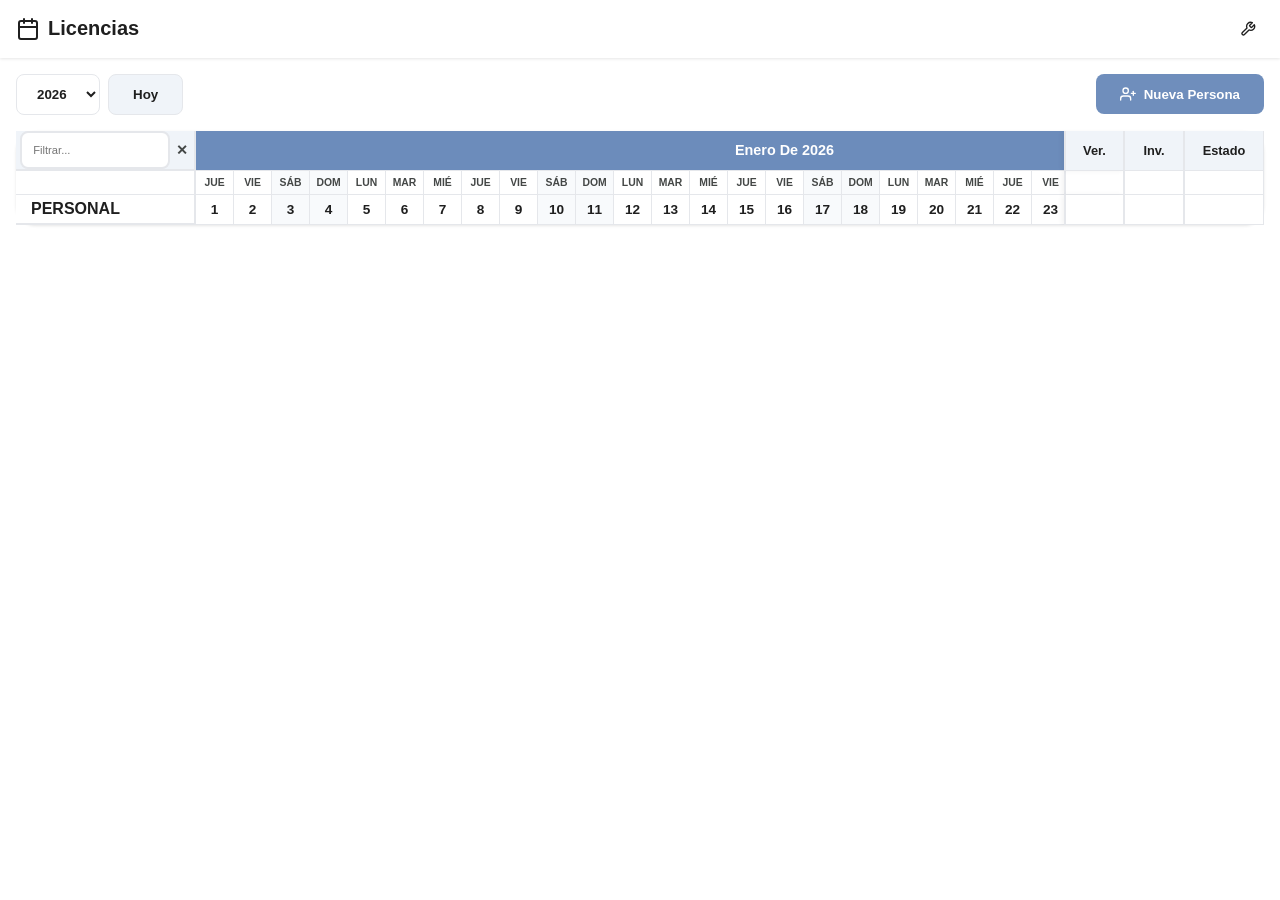
<file: Licencias_v122.html>
<!DOCTYPE html>
<html lang="es">

<head>
  <meta charset="UTF-8">
  <meta name="viewport" content="width=device-width, initial-scale=1.0">
  <meta http-equiv="Content-Security-Policy" content="default-src 'self';
               script-src 'self' 'unsafe-inline';
               style-src 'self' 'unsafe-inline';
               img-src 'self' data:;
               font-src 'self' data:;
               connect-src 'none';
               object-src 'none';
               base-uri 'self';
               form-action 'self';
               upgrade-insecure-requests;">
  <meta name="referrer" content="no-referrer">
  <title>Licencias</title>
  <style>
    :root {
      /* Variables de Color */
      --bg-body: #ffffff;
      --bg-card: #f0f4f9;
      --bg-header: #ffffff;
      --text-main: #1f1f1f;
      --text-muted: #444746;
      --border: #e5e7eb;
      --input-bg: #ffffff;
      --input-focus: #272450;
      --c-blue: rgba(76, 114, 172, 0.8);
      --c-green: rgba(76, 172, 140, 0.8);
      --c-red: rgba(172, 90, 76, 0.8);
      --c-purple: rgba(129, 76, 172, 0.8);
      --c-gold: rgba(172, 155, 76, 0.8);
      --c-orange: rgba(210, 120, 50, 0.8);
      --c-gray-btn: #dde3ea;
      --shadow: 0 1px 3px rgba(0, 0, 0, 0.1);
      --radius: 20px;
      /* Gantt */
      --gantt-line: #e5e7eb;
      --weekend-bg: #f8fafc;
      --cell-hover: #f3f4f6;
      --today-highlight: rgba(255, 255, 0, 0.15);
      --day-width: 38px;
      --header-h-1: 30px;
      --header-h-2: 24px;
      --header-h-3: 30px;

    }

    body.dark-mode {
      --bg-body: #131314;
      --bg-card: #1e1f20;
      --bg-header: #131314f6;
      --text-main: #e3e3e3;
      --text-muted: #b4b4b4;
      --border: #313333;
      --input-bg: #313333;
      --input-focus: #313333;
      --c-gray-btn: #313333;
      --gantt-line: #374151;
      --weekend-bg: #1f2937;
      --cell-hover: #374151;
      --today-highlight: rgba(255, 215, 0, 0.05);
    }

    html {
      scroll-behavior: smooth;
    }

    /* Scrollbar */
    ::-webkit-scrollbar {
      width: 10px;
      height: 10px;
    }

    ::-webkit-scrollbar-track {
      background: var(--bg-body);
    }

    ::-webkit-scrollbar-thumb {
      background: var(--border);
      border-radius: 5px;
      border: 2px solid var(--bg-body);
    }

    ::-webkit-scrollbar-thumb:hover {
      background: var(--text-muted);
    }

    * {
      margin: 0;
      padding: 0;
      box-sizing: border-box;
    }

    body {
      font-family: -apple-system, BlinkMacSystemFont, 'Segoe UI', Arial, sans-serif;
      background: var(--bg-body);
      color: var(--text-main);
      transition: background 0.3s, color 0.3s;
      min-height: 100vh;
      display: flex;
      flex-direction: column;
      overflow-y: auto;
    }

    /* HEADER */
    .header {
      background: var(--bg-header);
      padding: 0.8rem 1rem;
      box-shadow: var(--shadow);
      z-index: 100;
      display: flex;
      justify-content: space-between;
      align-items: center;
      flex-shrink: 0;
    }

    .header-title-group {
      display: flex;
      align-items: center;
      gap: 1rem;
    }

    .header h1 {
      font-size: 1.25rem;
      color: var(--text-main);
      display: flex;
      align-items: center;
      gap: 0.5rem;
      margin: 0;
    }

    .container {
      padding: 1rem;
      display: flex;
      flex-direction: column;
      gap: 1rem;
      height: auto;
    }

    .controls-bar {
      display: flex;
      justify-content: space-between;
      align-items: center;
      gap: 0.5rem;
      flex-shrink: 0;
    }

    .card {
      background: var(--bg-card);
      border-radius: var(--radius);
      box-shadow: var(--shadow);
      flex: none;
      height: auto;
      position: relative;
      display: flex;
      flex-direction: column;
      max-height: 75vh;
    }

    .gantt-scroll-container {
      overflow: auto;
      width: 100%;
      height: auto;
      cursor: default;
      scroll-behavior: smooth;
      user-select: none;
    }

    .gantt-table {
      border-collapse: separate;
      border-spacing: 0;
      table-layout: fixed;
    }

    .gantt-table th,
    .gantt-table td {
      border-right: 1px solid var(--gantt-line);
      border-bottom: 1px solid var(--gantt-line);
      padding: 0;
      text-align: center;
      box-sizing: border-box;
    }

    /* --- STICKY --- */
    .sticky-left {
      position: sticky;
      left: 0;
      z-index: 30;
      background: var(--bg-card) !important;
      border-right: 2px solid var(--border) !important;
      text-align: left !important;
      padding: 0 15px !important;
      font-weight: 600;
      color: var(--text-main);
      min-width: 180px;
      max-width: 180px;
      white-space: nowrap;
      overflow: hidden;
      text-overflow: ellipsis;
      box-shadow: 2px 0 5px rgba(0, 0, 0, 0.05);
    }

    .sticky-left-header {
      position: sticky;
      left: 0;
      top: 0;
      z-index: 60;
      background: var(--bg-card) !important;
      border-right: 2px solid var(--border) !important;
      border-bottom: 2px solid var(--border) !important;
      min-width: 180px;
      max-width: 180px;
    }

    .sticky-right {
      position: sticky;
      z-index: 30;
      background: var(--bg-card) !important;
      border-left: 1px solid var(--border);
      color: var(--text-muted);
      font-size: 0.85rem;
    }

    .sticky-right-header {
      position: sticky;
      top: 0;
      z-index: 60;
      background: var(--bg-card) !important;
      border-bottom: 1px solid var(--gantt-line);
      font-size: 0.8rem;
      color: var(--text-main);
    }

    .col-status {
      right: 0;
      min-width: 80px;
      width: 80px;
    }

    .col-winter {
      right: 80px;
      min-width: 60px;
      width: 60px;
    }

    .col-summer {
      right: 140px;
      min-width: 60px;
      width: 60px;
      border-left: 2px solid var(--border) !important;
      box-shadow: -2px 0 5px rgba(0, 0, 0, 0.05);
    }

    .sticky-top {
      position: sticky;
      top: 0;
      z-index: 40;
      background: var(--bg-card);
    }

    /* Headers Visuales 3 FILAS */
    .month-header {
      height: var(--header-h-1);
      background: var(--c-blue) !important;
      color: white;
      padding: 6px;
      font-size: 0.9rem;
      text-transform: capitalize;
    }

    /* Fila 2: Texto */
    .day-name-header {
      height: var(--header-h-2);
      background: var(--bg-header);
      color: var(--text-muted);
      font-size: 0.65rem;
      font-weight: 600;
      text-transform: uppercase;
      display: table-cell;
      vertical-align: middle;
    }

    /* Fila 3: Numero */
    .day-num-header {
      height: var(--header-h-3);
      background: var(--bg-header);
      color: var(--text-main);
      font-size: 0.85rem;
      font-weight: bold;
      display: table-cell;
      vertical-align: middle;
    }

    /* Ajuste de ancho fijo */
    .day-name-header,
    .day-num-header,
    .day-cell {
      width: var(--day-width) !important;
      min-width: var(--day-width) !important;
      max-width: var(--day-width) !important;
    }

    .day-cell {
      height: 40px;
      position: relative;
      padding: 6px 0 !important;
    }

    .day-cell.weekend {
      background: var(--weekend-bg);
    }

    .day-cell.today {
      background: var(--today-highlight);
    }

    .day-cell:hover {
      background: var(--cell-hover);
    }

    .bar-segment {
      height: 100%;
      width: 100%;
      background: transparent;
      transition: background 0.1s;
    }

    .bar-segment.active {
      background: var(--c-red);
    }

    .bar-segment.bar-start {
      border-top-left-radius: 6px;
      border-bottom-left-radius: 6px;
      margin-left: 4px;
      width: calc(100% - 4px);
    }

    .bar-segment.bar-end {
      border-top-right-radius: 6px;
      border-bottom-right-radius: 6px;
      margin-right: 4px;
      width: calc(100% - 4px);
    }

    .bar-segment.bar-single {
      border-radius: 6px;
      margin: 0 4px;
      width: calc(100% - 8px);
    }

    .person-cell:hover {
      background: var(--cell-hover) !important;
      cursor: pointer;
    }

    /* Buscador */
    .search-wrapper {
      display: flex;
      align-items: center;
      padding: 0 4px;
      gap: 4px;
      height: 100%;
      width: 100%;
    }

    .search-input {
      flex: 1;
      background: var(--input-bg);
      border: 1px solid var(--border);
      color: var(--text-main);
      font-size: 0.7rem;
      padding: 4px;
      border-radius: 4px;
      outline: none;
      min-width: 0;
    }

    .search-input:focus {
      border-color: var(--c-blue);
    }

    .btn-clear-search {
      background: transparent;
      border: none;
      color: var(--text-muted);
      cursor: pointer;
      font-size: 14px;
      padding: 0 2px;
      display: flex;
      align-items: center;
      justify-content: center;
    }

    .btn-clear-search:hover {
      color: var(--c-red);
    }

    .year-selector {
      background: var(--input-bg);
      border: 1px solid var(--border);
      color: var(--text-main);
      padding: 0.65rem 1rem;
      border-radius: 8px;
      font-weight: bold;
      cursor: pointer;
      outline: none;
    }

    .year-selector:focus {
      border-color: var(--c-blue);
    }

    /* Badges */
    .badge {
      padding: 3px 6px;
      border-radius: 12px;
      font-size: 0.65rem;
      font-weight: 600;
      display: inline-block;
      min-width: 60px;
      text-align: center;
    }

    .badge.pendiente {
      background: rgba(83, 130, 230, 0.15);
      color: var(--c-blue);
    }

    .badge.curso {
      background: rgba(96, 172, 148, 0.15);
      color: var(--c-green);
    }

    .badge.completa {
      background: rgba(75, 85, 99, 0.15);
      color: var(--text-muted);
    }

    .badge.libre {
      background: rgba(214, 175, 102, 0.15);
      color: var(--c-gold);
    }

    /* MODALS & OVERLAYS */
    .modal {
      display: flex;
      visibility: hidden;
      opacity: 0;
      pointer-events: none;
      position: fixed;
      top: 0;
      left: 0;
      right: 0;
      bottom: 0;
      background: rgba(0, 0, 0, 0.5);
      z-index: 200;
      align-items: center;
      justify-content: center;
      padding: 0.25rem;
      backdrop-filter: blur(10px);
      transition: opacity 0.3s, visibility 0.3s;
    }

    .modal.show {
      visibility: visible;
      opacity: 1;
      pointer-events: auto;
    }

    .modal-content {
      background: var(--bg-card);
      padding: 1.5rem;
      border-radius: var(--radius);
      width: 100%;
      max-width: 460px;
      box-shadow: 0 10px 25px rgba(0, 0, 0, 0.2);
      transform: translateY(24px) scale(0.96);
      opacity: 0;
      transition: transform 0.35s cubic-bezier(0.34, 1.56, 0.64, 1), opacity 0.25s ease;
    }

    .modal.show .modal-content {
      transform: translateY(0) scale(1);
      opacity: 1;
    }

    /* Inputs & Buttons */
    .form-group {
      margin-bottom: 1rem;
      text-align: left;
    }

    label {
      display: block;
      font-size: 0.85rem;
      color: var(--text-muted);
      margin-bottom: 0.4rem;
    }

    input[type="text"],
    input[type="number"],
    input[type="password"] {
      width: 100%;
      padding: 0.7rem;
      border: 2px solid var(--border);
      border-radius: 8px;
      background: var(--input-bg);
      color: var(--text-main);
    }

    .checkbox-group {
      display: flex;
      align-items: center;
      gap: 0.5rem;
      padding: 0.5rem;
      border: 1px solid var(--border);
      border-radius: 8px;
    }

    button {
      cursor: pointer;
      border: none;
      border-radius: 8px;
      font-weight: 600;
      transition: 0.1s;
    }

    button:active {
      transform: scale(0.98);
    }

    .btn-primary {
      background: var(--c-blue);
      color: white;
      padding: 0.75rem 1.5rem;
      width: 100%;
      display: flex;
      align-items: center;
      justify-content: center;
      gap: 0.5rem;
    }

    .btn-cancel {
      background: var(--c-gray-btn);
      color: white;
      padding: 0.75rem;
      width: 100%;
    }

    .btn-danger {
      background: var(--c-red);
      color: white;
      padding: 0.75rem;
      width: 100%;
    }

    .icon-btn {
      padding: 0.5rem;
      background: transparent;
      color: var(--text-main);
      display: flex;
    }

    .icon-btn:hover {
      background: var(--bg-body);
    }

    .icon {
      width: 1.2em;
      height: 1.2em;
      fill: none;
      stroke: currentColor;
      stroke-width: 2;
      stroke-linecap: round;
      stroke-linejoin: round;
    }

    .btn-group {
      display: flex;
      gap: 10px;
      margin-top: 1.5rem;
    }

    .toast {
      position: fixed;
      bottom: 2rem;
      left: 50%;
      transform: translateX(-50%) translateY(20px);
      background: #1f2937;
      color: white;
      padding: 0.8rem 1.5rem;
      border-radius: 30px;
      opacity: 0;
      transition: 0.3s;
      pointer-events: none;
      z-index: 1200;
    }

    .toast.show {
      opacity: 1;
      transform: translateX(-50%) translateY(0);
    }

    .toast.success {
      background: var(--c-green);
    }

    .toast.error {
      background: var(--c-red);
    }

    .toast.info {
      background: var(--c-blue);
    }

    .gantt-scroll-container:focus {
      outline: none;
      border: 2px solid var(--c-blue);
      /* Indica visualmente que tiene el foco */
      box-shadow: 0 0 5px rgba(83, 130, 230, 0.5);
    }

    /* Restaurar cursor normal o puntero en las zonas fijas */
    .sticky-left,
    .sticky-right,
    .sticky-left-header,
    .sticky-right-header {
      cursor: default;
    }

    /* Modal config — layout sticky */
    .modal-config-layout {
      display: flex;
      flex-direction: column;
      max-height: 90vh;
      overflow: hidden;
      padding: 0;
    }

    .modal-config-header {
      flex-shrink: 0;
      padding: 1.25rem 1.5rem 1rem;
      border-bottom: 1px solid var(--border);
      background: var(--bg-card);
      border-radius: var(--radius) var(--radius) 0 0;
    }

    .modal-config-header h3 {
      margin: 0;
    }

    .modal-config-body {
      flex: 1;
      overflow-y: auto;
      padding: 1.25rem 1.5rem;
    }

    .modal-config-footer {
      flex-shrink: 0;
      padding: 1rem 1.5rem;
      border-top: 1px solid var(--border);
      background: var(--bg-card);
      border-radius: 0 0 var(--radius) var(--radius);
    }

    /* Mantener la manito para hacer clic en el nombre de la persona */
    .person-cell {
      cursor: pointer !important;
    }

    /* Modal persona — fila de días inline */
    .days-row {
      display: flex;
      gap: 0.75rem;
    }

    .days-row .form-group {
      flex: 1;
      margin-bottom: 0;
    }

    /* Lista de vacaciones en modal */
    .vac-list-title {
      font-size: 0.8rem;
      color: var(--text-muted);
      margin: 1rem 0 0.4rem;
      font-weight: 600;
      text-transform: uppercase;
      letter-spacing: 0.04em;
    }

    .vac-list {
      display: flex;
      flex-direction: column;
      gap: 0.3rem;
      max-height: 160px;
      overflow-y: auto;
    }

    .vac-item {
      display: flex;
      justify-content: space-between;
      align-items: center;
      background: var(--input-bg);
      border: 1px solid var(--border);
      border-radius: 8px;
      padding: 0.4rem 0.75rem;
      font-size: 0.82rem;
      color: var(--text-main);
      cursor: pointer;
      transition: border-color 0.15s, background 0.15s;
    }

    .vac-item:hover {
      border-color: var(--c-blue);
      background: var(--cell-hover);
    }

    .vac-item-season {
      font-size: 0.72rem;
      color: var(--text-muted);
      margin-left: 0.5rem;
    }

    /* Botón eliminar rango */
    .vac-item-delete {
      background: transparent;
      border: none;
      color: var(--text-muted);
      cursor: pointer;
      font-size: 14px;
      padding: 0 2px;
      border-radius: 4px;
      line-height: 1;
      flex-shrink: 0;
      transition: color 0.15s;
    }

    .vac-item-delete:hover {
      color: var(--c-red);
    }

    /* Cabecera de la sección con botón + */
    .vac-list-header {
      display: flex;
      align-items: center;
      justify-content: space-between;
      margin: 1rem 0 0.4rem;
    }

    .btn-add-range {
      background: var(--c-blue);
      color: white;
      border: none;
      border-radius: 6px;
      width: 22px;
      height: 22px;
      font-size: 16px;
      line-height: 1;
      display: flex;
      align-items: center;
      justify-content: center;
      cursor: pointer;
      flex-shrink: 0;
      transition: opacity 0.15s;
    }

    .btn-add-range:hover {
      opacity: 0.8;
    }

    /* Formulario de agregar rango */
    .add-range-form {
      display: none;
      background: var(--bg-body);
      border: 1px solid var(--border);
      border-radius: 10px;
      padding: 0.75rem;
      margin-bottom: 0.5rem;
      gap: 0.5rem;
      flex-direction: column;
    }

    .add-range-form.open {
      display: flex;
    }

    .add-range-row {
      display: flex;
      gap: 0.5rem;
      align-items: flex-end;
    }

    .add-range-row .form-group {
      flex: 1;
      margin-bottom: 0;
    }

    .add-range-row label {
      font-size: 0.72rem;
      margin-bottom: 0.25rem;
    }

    input[type="date"] {
      width: 100%;
      padding: 0.5rem 0.6rem;
      border: 2px solid var(--border);
      border-radius: 8px;
      background: var(--input-bg);
      color: var(--text-main);
      font-size: 0.82rem;
    }

    input[type="date"]:focus {
      border-color: var(--c-blue);
      outline: none;
    }

    .add-range-actions {
      display: flex;
      gap: 0.4rem;
    }

    .btn-range-confirm {
      flex: 1;
      background: var(--c-blue);
      color: white;
      border: none;
      border-radius: 6px;
      padding: 0.45rem 0.5rem;
      font-size: 0.8rem;
      font-weight: 600;
      cursor: pointer;
    }

    .btn-range-confirm:hover {
      opacity: 0.85;
    }

    .btn-range-cancel {
      background: var(--c-gray-btn);
      color: var(--text-main);
      border: none;
      border-radius: 6px;
      padding: 0.45rem 0.75rem;
      font-size: 0.8rem;
      font-weight: 600;
      cursor: pointer;
    }

    .btn-range-cancel:hover {
      opacity: 0.85;
    }
  </style>
</head>

<body>
  <svg style="display: none;">
    <symbol id="icon-user-plus" viewBox="0 0 24 24">
      <path d="M16 21v-2a4 4 0 0 0-4-4H5a4 4 0 0 0-4 4v2" />
      <circle cx="8.5" cy="7" r="4" />
      <line x1="20" y1="8" x2="20" y2="14" />
      <line x1="23" y1="11" x2="17" y2="11" />
    </symbol>
    <symbol id="icon-settings" viewBox="0 0 24 24" fill="none" stroke="currentColor" stroke-width="2"
      stroke-linecap="round" stroke-linejoin="round">
      <path
        d="M14.7 6.3a1 1 0 0 0 0 1.4l1.6 1.6a1 1 0 0 0 1.4 0l3.77-3.77a6 6 0 0 1-7.94 7.94l-6.91 6.91a2.12 2.12 0 0 1-3-3l6.91-6.91a6 6 0 0 1 7.94-7.94l-3.76 3.76z">
      </path>
    </symbol>
    <symbol id="icon-moon" viewBox="0 0 24 24">
      <path d="M21 12.79A9 9 0 1 1 11.21 3 7 7 0 0 0 21 12.79z" />
    </symbol>
    <symbol id="icon-sun" viewBox="0 0 24 24">
      <g class="icon-line" stroke-width="2" stroke="currentColor">
        <circle cx="12" cy="12" r="5"></circle>
        <line x1="12" y1="1" x2="12" y2="3"></line>
        <line x1="12" y1="21" x2="12" y2="23"></line>
        <line x1="4.22" y1="4.22" x2="5.64" y2="5.64"></line>
        <line x1="18.36" y1="18.36" x2="19.78" y2="19.78"></line>
        <line x1="1" y1="12" x2="3" y2="12"></line>
        <line x1="21" y1="12" x2="23" y2="12"></line>
        <line x1="4.22" y1="19.78" x2="5.64" y2="18.36"></line>
        <line x1="18.36" y1="5.64" x2="19.78" y2="4.22"></line>
      </g>
    </symbol>
    <symbol id="icon-calendar" viewBox="0 0 24 24">
      <rect x="3" y="4" width="18" height="18" rx="2" ry="2" />
      <line x1="16" y1="2" x2="16" y2="6" />
      <line x1="8" y1="2" x2="8" y2="6" />
      <line x1="3" y1="10" x2="21" y2="10" />
    </symbol>
    <symbol id="icon-save" viewBox="0 0 24 24">
      <path d="M19 21H5a2 2 0 0 1-2-2V5a2 2 0 0 1 2-2h11l5 5v11a2 2 0 0 1-2 2z" />
      <polyline points="17 21 17 13 7 13 7 21" />
      <polyline points="7 3 7 8 15 8" />
    </symbol>
    <symbol id="icon-download" viewBox="0 0 24 24">
      <path d="M21 15v4a2 2 0 0 1-2 2H5a2 2 0 0 1-2-2v-4" class="icon-line" stroke="currentColor"></path>
      <polyline points="7 10 12 15 17 10" class="icon-line" stroke="currentColor"></polyline>
      <line x1="12" y1="15" x2="12" y2="3" class="icon-line" stroke="currentColor"></line>
    </symbol>
    <symbol id="icon-upload" viewBox="0 0 24 24">
      <path d="M21 15v4a2 2 0 0 1-2 2H5a2 2 0 0 1-2-2v-4" class="icon-line" stroke="currentColor"></path>
      <polyline points="17 8 12 3 7 8" class="icon-line" stroke="currentColor"></polyline>
      <line x1="12" y1="3" x2="12" y2="15" class="icon-line" stroke="currentColor"></line>
    </symbol>
    <symbol id="icon-edit" viewBox="0 0 24 24">
      <path d="M11 4H4a2 2 0 0 0-2 2v14a2 2 0 0 0 2 2h14a2 2 0 0 0 2-2v-7" class="icon-line" stroke="currentColor">
      </path>
      <path d="M18.5 2.5a2.121 2.121 0 0 1 3 3L12 15l-4 1 1-4 9.5-9.5z" class="icon-line" stroke="currentColor">
      </path>
    </symbol>
    <symbol id="icon-cancelar" viewBox="0 0 24 24">
      <line x1="18" y1="6" x2="6" y2="18" class="icon-line" stroke="currentColor"></line>
      <line x1="6" y1="6" x2="18" y2="18" class="icon-line" stroke="currentColor"></line>
    </symbol>
    <symbol id="icon-undo" viewBox="0 0 24 24">
      <path d="M3 7v6h6" class="icon-line" stroke="currentColor"></path>
      <path d="M21 17a9 9 0 00-9-9 9 9 0 00-6 2.3L3 13" class="icon-line" stroke="currentColor"></path>
    </symbol>
    <symbol id="icon-redo" viewBox="0 0 24 24">
      <path d="M21 7v6h-6" class="icon-line" stroke="currentColor"></path>
      <path d="M3 17a9 9 0 019-9 9 9 0 016 2.3L21 13" class="icon-line" stroke="currentColor"></path>
    </symbol>
    <symbol id="icon-combine" viewBox="0 0 24 24" fill="none" stroke="currentColor" stroke-width="2"
      stroke-linecap="round" stroke-linejoin="round">
      <path d="M4 6h4l4 6h8" class="icon-line"></path>
      <path d="M4 18h4l4-6" class="icon-line"></path>
    </symbol>
    <symbol id="icon-replace-swap" viewBox="0 0 24 24" fill="none" stroke="currentColor" stroke-width="2"
      stroke-linecap="round" stroke-linejoin="round">
      <polyline points="17 4 21 8 17 12"></polyline>
      <line x1="3" y1="8" x2="21" y2="8"></line>
      <polyline points="7 20 3 16 7 12"></polyline>
      <line x1="21" y1="16" x2="3" y2="16"></line>
    </symbol>
    <symbol id="icon-trash" viewBox="0 0 24 24">
      <polyline points="3 6 5 6 21 6" class="icon-line" stroke="currentColor"></polyline>
      <path d="M19 6v14a2 2 0 0 1-2 2H7a2 2 0 0 1-2-2V6m3 0V4a2 2 0 0 1 2-2h4a2 2 0 0 1 2 2v2" class="icon-line"
        stroke="currentColor"></path>
    </symbol>
    <symbol id="icon-save" viewBox="0 0 24 24">
      <path d="M19 21H5a2 2 0 0 1-2-2V5a2 2 0 0 1 2-2h11l5 5v11a2 2 0 0 1-2 2z" class="icon-line" stroke="currentColor">
      </path>
      <polyline points="17 21 17 13 7 13 7 21" class="icon-line" stroke="currentColor"></polyline>
      <polyline points="7 3 7 8 15 8" class="icon-line" stroke="currentColor"></polyline>
    </symbol>
  </svg>

  <div class="header">
    <div class="header-title-group">
      <h1><svg class="icon">
          <use href="#icon-calendar" />
        </svg> Licencias</h1>
    </div>
    <div style="display: flex; gap: 0.5rem; align-items: center;">
      <button class="icon-btn" onclick="UI.openConfig()"><svg class="icon">
          <use href="#icon-settings" />
        </svg></button>
    </div>
  </div>

  <div class="container">
    <div class="controls-bar">
      <div style="display: flex; gap: 0.5rem;">
        <select id="year-selector" class="year-selector" onchange="Gantt.changeYear(this.value)">
        </select>
        <button class="btn-primary"
          style="width: auto; background: var(--bg-card); color: var(--text-main); border: 1px solid var(--border);"
          onclick="Gantt.scrollToToday()">Hoy</button>
      </div>

      <button class="btn-primary" style="width: auto;" onclick="UI.openPersonModal()"><svg class="icon">
          <use href="#icon-user-plus" />
        </svg> Nueva Persona</button>
    </div>
    <div class="card">
      <div class="gantt-scroll-container custom-scroll" id="gantt-container">
        <table class="gantt-table" id="gantt-table"></table>
      </div>
    </div>
  </div>
  <div id="toast" class="toast">Notificación</div>

  <div class="modal" id="modal-person">
    <div class="modal-content">
      <h3 id="modal-title">Gestión de Personal</h3>
      <div class="form-group"><label>Nombre</label><input type="text" id="p-name" placeholder="Nombre completo"></div>
      <div class="checkbox-group form-group"><input type="checkbox" id="p-unlimited"
          onchange="UI.toggleLimits(this.checked)"><label for="p-unlimited" style="margin:0; cursor:pointer;">Sin límite
          de días (Libre)</label></div>
      <div id="limits-container">
        <div class="days-row">
          <div class="form-group">
            <label>Verano</label>
            <input type="number" id="p-summer" min="0">
          </div>
          <div class="form-group">
            <label>Invierno</label>
            <input type="number" id="p-winter" min="0">
          </div>
        </div>
      </div>
      <div id="person-vac-section">
        <div class="vac-list-header">
          <span class="vac-list-title" style="margin:0;">Licencias asignadas</span>
          <button class="btn-add-range" id="btn-add-range" title="Agregar rango"
            onclick="UI.toggleAddRangeForm()">+</button>
        </div>
        <div class="add-range-form" id="add-range-form">
          <div class="add-range-row">
            <div class="form-group">
              <label>Desde</label>
              <input type="date" id="range-start">
            </div>
            <div class="form-group">
              <label>Hasta</label>
              <input type="date" id="range-end">
            </div>
          </div>
          <div class="add-range-actions">
            <button class="btn-range-confirm" onclick="UI.confirmAddRange()">✓ Agregar</button>
            <button class="btn-range-cancel" onclick="UI.toggleAddRangeForm(false)">Cancelar</button>
          </div>
        </div>
        <div id="person-vac-items" class="vac-list"></div>
      </div>
      <div class="btn-group"><button class="btn-primary" onclick="Data.savePerson()">Aceptar</button><button
          class="btn-danger" id="btn-delete" onclick="Data.deletePerson()" style="display:none">Eliminar</button></div>
      <div class="btn-group"><button class="btn-cancel" onclick="UI.closeModals()">Cancelar</button></div>
    </div>
  </div>

  <div class="modal" id="modal-config">
    <div class="modal-content modal-config-layout">
      <div class="modal-config-header">
        <h3>Configuración</h3>
      </div>
      <div class="modal-config-body">
        <div
          style="background: var(--bg-body); padding: 10px; border-radius: 8px; margin-bottom: 15px; border: 1px solid var(--border);">
          <label style="font-weight:bold; margin-bottom:10px; display:block;">📅 Rango Temporada Verano</label>
          <div style="display:flex; gap:10px; align-items:center;">
            <div style="flex:1">
              <label style="font-size:0.75rem">Desde (Inicio)</label>
              <select id="conf-s-start"
                style="width:100%; padding:0.5rem; border-radius:6px; border:1px solid var(--border); background:var(--input-bg); color:var(--text-main);">
                <option value="0">Enero</option>
                <option value="1">Febrero</option>
                <option value="2">Marzo</option>
                <option value="3">Abril</option>
                <option value="4">Mayo</option>
                <option value="5">Junio</option>
                <option value="6">Julio</option>
                <option value="7">Agosto</option>
                <option value="8">Septiembre</option>
                <option value="9">Octubre</option>
                <option value="10">Noviembre</option>
                <option value="11">Diciembre</option>
              </select>
            </div>
            <span style="font-weight:bold; padding-top:15px">➔</span>
            <div style="flex:1">
              <label style="font-size:0.75rem">Hasta (Fin)</label>
              <select id="conf-s-end"
                style="width:100%; padding:0.5rem; border-radius:6px; border:1px solid var(--border); background:var(--input-bg); color:var(--text-main);">
                <option value="0">Enero</option>
                <option value="1">Febrero</option>
                <option value="2">Marzo</option>
                <option value="3">Abril</option>
                <option value="4">Mayo</option>
                <option value="5">Junio</option>
                <option value="6">Julio</option>
                <option value="7">Agosto</option>
                <option value="8">Septiembre</option>
                <option value="9">Octubre</option>
                <option value="10">Noviembre</option>
                <option value="11">Diciembre</option>
              </select>
            </div>
          </div>
          <p style="font-size:0.7rem; color:var(--text-muted); margin-top:5px;">* El resto del año será Invierno.</p>
        </div>
        <div class="days-row">
          <div class="form-group"><label>Verano</label><input type="number" id="conf-summer"></div>
          <div class="form-group"><label>Invierno</label><input type="number" id="conf-winter"></div>
        </div>
        <div
          style="margin-top: 1rem; border-top: 1px solid var(--border); padding-top:1rem; display:flex; flex-direction:column; gap:0.5rem;">
          <button class="btn-cancel" onclick="Data.exportData()">📥 Exportar Backup</button>
          <input type="file" id="import-file" hidden onchange="Data.importData(this)">
          <button class="btn-cancel" onclick="document.getElementById('import-file').click()">📤 Restaurar
            Backup</button>
          <button class="btn-cancel" onclick="UI.toggleTheme()">
            <svg class="icon" id="theme-icon" style="width:1em;height:1em;margin-right:6px;vertical-align:text-bottom;">
              <use href="#icon-moon" />
            </svg>
            <span id="theme-label">Modo oscuro</span>
          </button>
        </div>
      </div>
      <div class="modal-config-footer">
        <div class="btn-group" style="margin-top:0">
          <button class="btn-primary" onclick="Data.saveConfig()">Guardar</button>
          <button class="btn-cancel" onclick="UI.closeModals()">Cerrar</button>
        </div>
      </div>
    </div>
  </div>

  <script>
    // --- SECURITY & UTILS MODULE ---
    const S = (function () {
      const SECURITY_LIMITS = {
        MAX_PERSONAS: 500,
        MAX_STRING_LENGTH: 100,
        MAX_JSON_SIZE: 2 * 1024 * 1024, // 2 MB
        SCHEMA_VERSION: 1,
      };

      const REGEX_FECHA = /^\d{4}-(0[1-9]|1[0-2])-(0[1-9]|[12]\d|3[01])$/;

      function sanitizeString(str, maxLength = SECURITY_LIMITS.MAX_STRING_LENGTH) {
        if (typeof str !== 'string') return '';
        return str
          .replace(/[<>"'`]/g, '')
          .replace(/javascript:/gi, '')
          .replace(/data:/gi, '')
          .replace(/vbscript:/gi, '')
          .replace(/on\w+\s*=/gi, '')
          .replace(/[\x00-\x1F\x7F]/g, '')
          .trim()
          .substring(0, maxLength);
      }

      function validarFechaSegura(f) {
        if (!f || !REGEX_FECHA.test(f)) return false;
        try {
          const [y, m, d] = f.split('-').map(Number);
          const fecha = new Date(y, m - 1, d);
          if (fecha.getFullYear() !== y || fecha.getMonth() !== m - 1 || fecha.getDate() !== d) return false;
          const ahora = new Date();
          const hace10 = new Date(ahora.getFullYear() - 10, 0, 1);
          const en5 = new Date(ahora.getFullYear() + 5, 11, 31);
          return fecha >= hace10 && fecha <= en5 && !isNaN(fecha.getTime());
        } catch (e) { return false; }
      }

      async function calcularHashSHA256(data) {
        const encoder = new TextEncoder();
        const dataBuffer = encoder.encode(JSON.stringify(data));
        const hashBuffer = await crypto.subtle.digest('SHA-256', dataBuffer);
        const hashArray = Array.from(new Uint8Array(hashBuffer));
        return hashArray.map(b => b.toString(16).padStart(2, '0')).join('');
      }

      function validarPersonaSegura(p) {
        if (!p || typeof p !== 'object' || Array.isArray(p)) return false;
        if (typeof p.name !== 'string' || p.name.trim().length === 0 || p.name.length > 100) return false;
        if (typeof p.unlimited !== 'boolean') return false;
        if (!Number.isFinite(p.summer) || p.summer < 0 || p.summer > 365) return false;
        if (!Number.isFinite(p.winter) || p.winter < 0 || p.winter > 365) return false;
        const propPermitidas = ['id', 'name', 'summer', 'winter', 'unlimited'];
        if (Object.keys(p).some(k => !propPermitidas.includes(k))) return false;
        return true;
      }

      function validarVacationKey(key) {
        // Formato esperado: "id-YYYY-MM-DD"
        if (typeof key !== 'string' || key.length > 60) return false;
        const partes = key.split('-');
        if (partes.length < 4) return false;
        const fecha = partes.slice(-3).join('-');
        return REGEX_FECHA.test(fecha);
      }

      function fechaLocalISO() {
        const d = new Date();
        const pad = n => String(n).padStart(2, '0');
        return `${d.getFullYear()}-${pad(d.getMonth() + 1)}-${pad(d.getDate())} ${pad(d.getHours())}:${pad(d.getMinutes())}:${pad(d.getSeconds())}`;
      }

      return { SECURITY_LIMITS, sanitizeString, validarFechaSegura, calcularHashSHA256, validarPersonaSegura, validarVacationKey, fechaLocalISO };
    })();
  </script>
  <script>
    // --- FILE MODULE ---
    const FileIO = (function () {
      let isDirty = false;

      function markDirty(val) {
        isDirty = val;
      }

      function createNew() {
        Data.loadFromObj({ people: [], vacations: {}, config: { defSummer: 30, defWinter: 15, sStart: 11, sEnd: 2 } });
        markDirty(false);
      }

      return { markDirty, createNew };
    })();

    // --- DATA MODULE ---
    const Data = (function () {
      let people = [], vacations = {}, config = { defSummer: 30, defWinter: 15, sStart: 11, sEnd: 2 };

      const LS_KEY = 'licencias_data_v1';

      function persistir() {
        try {
          localStorage.setItem(LS_KEY, JSON.stringify({ people, vacations, config }));
        } catch (e) { console.warn('localStorage no disponible:', e); }
      }

      function loadFromObj(db) {
        people = db.people || [];
        vacations = db.vacations || {};
        config = { ...{ defSummer: 30, defWinter: 15, sStart: 11, sEnd: 2 }, ...db.config };
        persistir();
        Gantt.render();
      }

      function cargarDesdeLocalStorage() {
        try {
          const raw = localStorage.getItem(LS_KEY);
          if (!raw) return false;
          const db = JSON.parse(raw);
          if (!Array.isArray(db.people)) return false;
          loadFromObj(db);
          return true;
        } catch (e) { return false; }
      }

      function notifyChange() { FileIO.markDirty(true); persistir(); }

      function savePerson() {
        const id = document.getElementById('modal-person').dataset.id;
        const name = document.getElementById('p-name').value.trim();
        const unlimited = document.getElementById('p-unlimited').checked;
        const summer = parseInt(document.getElementById('p-summer').value) || 0;
        const winter = parseInt(document.getElementById('p-winter').value) || 0;
        if (!name) return UI.toast("Nombre requerido");
        if (id) { const p = people.find(x => x.id == id); if (p) { p.name = name; p.summer = summer; p.winter = winter; p.unlimited = unlimited; } }
        else { people.push({ id: Date.now(), name, summer, winter, unlimited }); }
        notifyChange(); UI.closeModals(); Gantt.render();
      }

      function deletePerson() {
        const id = document.getElementById('modal-person').dataset.id;
        if (!confirm("¿Eliminar?")) return;
        people = people.filter(p => p.id != id); notifyChange(); UI.closeModals(); Gantt.render();
      }

      function setVacation(pid, date, val) {
        const key = `${pid}-${date}`;
        if (val) vacations[key] = true; else delete vacations[key];
      }

      function isVacation(pid, d) { return vacations[`${pid}-${d}`]; }

      function getStatus(p, year) {
        const today = new Date().toISOString().split('T')[0];
        if (vacations[`${p.id}-${today}`]) return { text: "En curso", cls: "curso" };
        if (p.unlimited) return { text: "Libre", cls: "libre" };
        const used = getUsedCounts(p, year);
        const balance = (p.summer + p.winter) - (used.s + used.w);
        return (balance > 0) ? { text: "Pendiente", cls: "pendiente" } : { text: "Completa", cls: "completa" };
      }

      // Temporada Configurable
      function getSeason(dateStr) {
        const month = parseInt(dateStr.split('-')[1]) - 1; // 0-11
        const start = config.sStart; const end = config.sEnd;
        if (start <= end) { return (month >= start && month <= end) ? 'summer' : 'winter'; }
        else { return (month >= start || month <= end) ? 'summer' : 'winter'; }
      }

      function getUsedCounts(p, year) {
        let sUsed = 0, wUsed = 0;
        Object.keys(vacations).forEach(k => {
          if (k.startsWith(p.id + '-')) {
            const datePart = k.split('-').slice(1).join('-');
            // Si se pasa año, filtrar solo vacaciones del año seleccionado
            if (year !== undefined) {
              const keyYear = parseInt(datePart.split('-')[0]);
              if (keyYear !== year) return;
            }
            if (getSeason(datePart) === 'summer') sUsed++; else wUsed++;
          }
        });
        return { s: sUsed, w: wUsed };
      }

      function getRealTimeStats(p, year) {
        if (p.unlimited) return { s: Infinity, w: Infinity };
        const used = getUsedCounts(p, year);
        return { s: p.summer - used.s, w: p.winter - used.w };
      }

      function saveConfig() {
        config.defSummer = parseInt(document.getElementById('conf-summer').value);
        config.defWinter = parseInt(document.getElementById('conf-winter').value);
        config.sStart = parseInt(document.getElementById('conf-s-start').value);
        config.sEnd = parseInt(document.getElementById('conf-s-end').value);
        notifyChange(); UI.closeModals(); Gantt.render();
      }

      async function exportData() {
        try {
          const payload = { people, vacations, config };
          const data = {
            people,
            vacations,
            config,
            fecha: S.fechaLocalISO(),
            version: S.SECURITY_LIMITS.SCHEMA_VERSION,
            hash: await S.calcularHashSHA256(payload),
            timestamp: Date.now(),
          };
          const blob = new Blob([JSON.stringify(data, null, 2)], { type: 'application/json' });
          const url = URL.createObjectURL(blob);
          const a = document.createElement('a');
          a.href = url;
          a.download = `Licencias_backup_${new Date().toISOString().split('T')[0]}.json`;
          document.body.appendChild(a);
          a.click();
          document.body.removeChild(a);
          URL.revokeObjectURL(url);
          UI.toast("✅ Backup exportado");
        } catch (e) {
          console.error(e);
          UI.toast("❌ Error al exportar");
        }
      }

      function importData(input) {
        const file = input.files[0];
        if (!file) return;

        if (file.size > S.SECURITY_LIMITS.MAX_JSON_SIZE) {
          UI.toast("❌ Archivo demasiado grande"); return;
        }
        if (file.type && file.type !== 'application/json') {
          UI.toast("❌ Solo se permiten archivos JSON"); return;
        }

        const reader = new FileReader();
        reader.onload = async (e) => {
          try {
            const contenido = e.target.result;
            if (!contenido || contenido.trim().length === 0) { UI.toast("❌ Archivo vacío"); return; }
            if (contenido.length > S.SECURITY_LIMITS.MAX_JSON_SIZE) { UI.toast("❌ Contenido demasiado grande"); return; }

            // Parse seguro con protección contra Prototype Pollution
            const data = JSON.parse(contenido, (key, value) => {
              if (['__proto__', 'constructor', 'prototype'].includes(key)) {
                console.warn('⚠️ Prototype pollution bloqueado');
                return undefined;
              }
              return value;
            });

            // Whitelist de claves raíz permitidas
            const clavesPermitidas = ['people', 'vacations', 'config', 'fecha', 'version', 'hash', 'timestamp'];
            if (Object.keys(data).some(k => !clavesPermitidas.includes(k))) {
              UI.toast("❌ Estructura de archivo sospechosa"); return;
            }

            if (!data || typeof data !== 'object' || Array.isArray(data)) {
              UI.toast("❌ Archivo inválido"); return;
            }
            if (!Array.isArray(data.people)) {
              UI.toast("❌ Archivo corrupto o inválido"); return;
            }
            if (data.version && data.version > S.SECURITY_LIMITS.SCHEMA_VERSION) {
              UI.toast(`⚠️ Versión de archivo más nueva (v${data.version})`);
            }

            // Verificar integridad del hash
            if (data.hash) {
              const payload = { people: data.people, vacations: data.vacations, config: data.config };
              const hashCalculado = await S.calcularHashSHA256(payload);
              if (hashCalculado !== data.hash) {
                UI.toast("⚠️ Hash no coincide — archivo puede estar modificado");
                if (!confirm("El hash de integridad no coincide. El archivo puede haber sido modificado o corrompido.\n¿Restaurar de todas formas?")) return;
              }
            } else {
              if (!confirm("Este backup no tiene verificación de integridad. Puede ser un archivo antiguo o modificado externamente.\n¿Restaurar de todas formas?")) return;
            }

            // Validar límite de personas
            if (data.people.length > S.SECURITY_LIMITS.MAX_PERSONAS) {
              UI.toast(`❌ Máximo ${S.SECURITY_LIMITS.MAX_PERSONAS} personas permitidas`); return;
            }

            // Filtrar y normalizar personas
            const peopleImportadas = data.people
              .filter(p => S.validarPersonaSegura(p))
              .map(p => ({
                id: (typeof p.id === 'number' || typeof p.id === 'string') ? p.id : Date.now(),
                name: S.sanitizeString(p.name, 100),
                summer: Math.max(0, Math.min(365, parseInt(p.summer) || 0)),
                winter: Math.max(0, Math.min(365, parseInt(p.winter) || 0)),
                unlimited: !!p.unlimited,
              }));

            if (peopleImportadas.length === 0 && data.people.length > 0) {
              UI.toast("⚠️ No se encontraron personas válidas"); return;
            }

            // Filtrar y normalizar vacaciones
            const vacationsImportadas = {};
            if (data.vacations && typeof data.vacations === 'object' && !Array.isArray(data.vacations)) {
              Object.keys(data.vacations).forEach(key => {
                if (S.validarVacationKey(key)) {
                  vacationsImportadas[key] = true;
                }
              });
            }

            // Validar config
            const configBase = { defSummer: 30, defWinter: 15, sStart: 11, sEnd: 2 };
            let configImportada = { ...configBase };
            if (data.config && typeof data.config === 'object') {
              const ds = parseInt(data.config.defSummer);
              const dw = parseInt(data.config.defWinter);
              const ss = parseInt(data.config.sStart);
              const se = parseInt(data.config.sEnd);
              if (Number.isFinite(ds) && ds >= 0 && ds <= 365) configImportada.defSummer = ds;
              if (Number.isFinite(dw) && dw >= 0 && dw <= 365) configImportada.defWinter = dw;
              if (Number.isFinite(ss) && ss >= 0 && ss <= 11) configImportada.sStart = ss;
              if (Number.isFinite(se) && se >= 0 && se <= 11) configImportada.sEnd = se;
            }

            loadFromObj({ people: peopleImportadas, vacations: vacationsImportadas, config: configImportada });
            FileIO.markDirty(true);
            UI.refreshYearSelector && UI.refreshYearSelector();
            UI.toast(`✅ Restaurado: ${peopleImportadas.length} persona(s)`);
            UI.closeModals();
          } catch (err) {
            console.error(err);
            UI.toast("❌ Error al leer el archivo");
          }
        };
        reader.readAsText(file);
      }

      function vacacionesDe(pid) {
        return Object.keys(vacations)
          .filter(k => k.startsWith(pid + '-'))
          .map(k => k.split('-').slice(1).join('-'));
      }

      return { loadFromObj, notifyChange, people: () => people, config: () => config, vacations: () => vacations, isVacation, setVacation, getStatus, getRealTimeStats, getSeason, savePerson, deletePerson, saveConfig, exportData, importData, cargarDesdeLocalStorage, vacacionesDe };
    })();

    // --- GANTT MODULE (3 ROWS - FIXED) ---
    const Gantt = (function () {
      const table = document.getElementById('gantt-table');
      const container = document.getElementById('gantt-container');
      let currentViewYear = new Date().getFullYear();
      let dateRange = [], isDragging = false, dragStartValue = false, toastDebounce = 0;

      function generateDateRange() {
        dateRange = [];
        // Jan 1st of selected year
        const start = new Date(currentViewYear, 0, 1);
        // Dec 31st of selected year
        const end = new Date(currentViewYear, 11, 31);
        let curr = new Date(start);
        while (curr <= end) { dateRange.push(new Date(curr)); curr.setDate(curr.getDate() + 1); }
      }

      function changeYear(y) {
        currentViewYear = parseInt(y);
        render();
      }

      function render() {
        generateDateRange(); table.innerHTML = '';
        const todayStr = new Date().toISOString().split('T')[0];

        // 1. Month Row
        const trMonths = document.createElement('tr');
        trMonths.innerHTML = '<th class="sticky-left-header" style="z-index:70; padding:0!important;"><div class="search-wrapper"><input type="text" id="search-filter" class="search-input" placeholder="Filtrar..." oninput="Gantt.filterRows(this.value)"><button class="btn-clear-search" onclick="Gantt.clearFilter()">✕</button></div></th>';
        let currentMonth = -1, colSpan = 0, lastTh = null;
        dateRange.forEach(d => {
          if (d.getMonth() !== currentMonth) {
            if (lastTh) lastTh.colSpan = colSpan;
            currentMonth = d.getMonth(); colSpan = 1;
            const th = document.createElement('th'); th.className = 'month-header sticky-top';
            const mName = d.toLocaleDateString('es-ES', { month: 'long', year: 'numeric' });
            th.textContent = mName.charAt(0).toUpperCase() + mName.slice(1);
            trMonths.appendChild(th); lastTh = th;
          } else colSpan++;
        });
        if (lastTh) lastTh.colSpan = colSpan;
        trMonths.innerHTML += `<th class="sticky-right-header sticky-right col-summer">Ver.</th><th class="sticky-right-header sticky-right col-winter">Inv.</th><th class="sticky-right-header sticky-right col-status">Estado</th>`;
        table.appendChild(trMonths);

        // 2. Fila de Días Semana (LUN, MAR) - Altura 24px
        const trWeekdays = document.createElement('tr');
        trWeekdays.style.height = '24px';

        // Celda esquina superior (VACÍA) - Estabilidad pura
        const thCornerTop = document.createElement('th');
        thCornerTop.className = 'sticky-left-header';
        thCornerTop.style.cssText = `
            top: 30px; 
            height: 24px; 
            z-index: 65; 
            background: var(--bg-header) !important; 
            border-bottom: 1px solid var(--gantt-line) !important; /* Borde normal */
        `;
        trWeekdays.appendChild(thCornerTop);

        dateRange.forEach(d => {
          const th = document.createElement('th');
          th.className = 'day-name-header sticky-top';
          th.style.top = "30px";
          const isW = d.getDay() === 0 || d.getDay() === 6;
          if (isW) th.style.background = "var(--weekend-bg)";
          th.textContent = d.toLocaleDateString('es-ES', { weekday: 'short' }).replace('.', '').toUpperCase();
          trWeekdays.appendChild(th);
        });

        trWeekdays.innerHTML += `<th class="sticky-top sticky-right col-summer" style="background:var(--bg-header)!important; top:30px;"></th><th class="sticky-top sticky-right col-winter" style="background:var(--bg-header)!important; top:30px;"></th><th class="sticky-top sticky-right col-status" style="background:var(--bg-header)!important; top:30px;"></th>`;
        table.appendChild(trWeekdays);


        // 3. Fila de Números (1, 2) - Altura 30px
        const trDays = document.createElement('tr');
        trDays.style.height = '30px';

        // Celda esquina inferior (PERSONAL) - Estabilidad pura
        const thCornerBottom = document.createElement('th');
        thCornerBottom.className = 'sticky-left-header';
        thCornerBottom.textContent = 'PERSONAL';
        thCornerBottom.style.cssText = `
            top: 54px; 
            height: 30px; 
            z-index: 65; 
            background: var(--bg-header) !important; 
            text-align: left;
            padding-left: 15px;
            color: var(--text-main);
            vertical-align: middle;
        `;
        trDays.appendChild(thCornerBottom);

        dateRange.forEach(d => {
          const th = document.createElement('th');
          th.className = 'day-num-header sticky-top';
          th.style.top = "54px";
          const isW = d.getDay() === 0 || d.getDay() === 6;
          if (isW) th.style.background = "var(--weekend-bg)";
          if (d.toISOString().split('T')[0] === todayStr) {
            th.style.color = "var(--c-blue)";
            th.style.borderBottom = "3px solid var(--c-blue)";
          }
          th.textContent = d.getDate();
          trDays.appendChild(th);
        });

        trDays.innerHTML += `<th class="sticky-top sticky-right col-summer" style="background:var(--bg-header)!important; top:54px;"></th><th class="sticky-top sticky-right col-winter" style="background:var(--bg-header)!important; top:54px;"></th><th class="sticky-top sticky-right col-status" style="background:var(--bg-header)!important; top:54px;"></th>`;
        table.appendChild(trDays);

        // Data Rows
        Data.people().forEach(p => {
          const tr = document.createElement('tr');
          tr.dataset.name = p.name.toLowerCase();
          tr.className = "person-row";

          const tdName = document.createElement('td'); tdName.className = 'sticky-left person-cell';
          tdName.textContent = p.name; tdName.onclick = () => UI.editPerson(p.id);
          tr.appendChild(tdName);

          dateRange.forEach(d => {
            const td = document.createElement('td');
            const dStr = d.toISOString().split('T')[0];
            const isW = d.getDay() === 0 || d.getDay() === 6;
            td.className = 'day-cell'; if (isW) td.classList.add('weekend'); if (dStr === todayStr) td.classList.add('today');

            const bar = document.createElement('div');
            bar.className = 'bar-segment';
            bar.dataset.date = dStr;
            td.appendChild(bar);

            td.onmousedown = (e) => {
              if (e.button !== 0) return;
              isDragging = true;
              dragStartValue = !Data.isVacation(p.id, dStr);
              handleInteraction(p.id, dStr, bar, tr, p);
            };
            td.onmouseover = () => { if (isDragging) handleInteraction(p.id, dStr, bar, tr, p); };
            tr.appendChild(td);
          });

          const tdSummer = document.createElement('td'); tdSummer.className = 'sticky-right col-summer';
          const tdWinter = document.createElement('td'); tdWinter.className = 'sticky-right col-winter';
          const tdStatus = document.createElement('td'); tdStatus.className = 'sticky-right col-status';
          tr.appendChild(tdSummer); tr.appendChild(tdWinter); tr.appendChild(tdStatus);
          refreshRowVisuals(tr, p);
          table.appendChild(tr);
        });
      }

      function filterRows(val) {
        const term = val.toLowerCase();
        const rows = document.querySelectorAll('.person-row');
        rows.forEach(row => {
          row.style.display = row.dataset.name.includes(term) ? '' : 'none';
        });
      }

      function clearFilter() {
        const input = document.getElementById('search-filter');
        if (input) { input.value = ''; filterRows(''); input.focus(); }
      }

      function handleInteraction(pid, dateStr, barEl, tr, person) {
        if (dragStartValue && !person.unlimited) {
          const season = Data.getSeason(dateStr);
          const stats = Data.getRealTimeStats(person, currentViewYear);
          const now = Date.now();
          if (season === 'summer' && stats.s <= 0) { if (now - toastDebounce > 1000) { UI.toast("🚫 Sin días de Verano disponibles"); toastDebounce = now; } return; }
          if (season === 'winter' && stats.w <= 0) { if (now - toastDebounce > 1000) { UI.toast("🚫 Sin días de Invierno disponibles"); toastDebounce = now; } return; }
        }
        Data.setVacation(pid, dateStr, dragStartValue);
        refreshRowVisuals(tr, person);
      }

      function refreshRowVisuals(tr, person) {
        const bars = tr.querySelectorAll('.bar-segment');
        const pid = person.id;
        bars.forEach((bar, i) => {
          const date = bar.dataset.date;
          const isActive = Data.isVacation(pid, date);
          if (isActive) {
            bar.classList.add('active');
            const prevDate = bars[i - 1]?.dataset.date;
            const nextDate = bars[i + 1]?.dataset.date;
            const prevActive = prevDate && Data.isVacation(pid, prevDate);
            const nextActive = nextDate && Data.isVacation(pid, nextDate);
            bar.className = 'bar-segment active';
            if (!prevActive && !nextActive) bar.classList.add('bar-single');
            else if (!prevActive && nextActive) bar.classList.add('bar-start');
            else if (prevActive && !nextActive) bar.classList.add('bar-end');
          } else { bar.className = 'bar-segment'; }
        });
        const stats = Data.getRealTimeStats(person, currentViewYear);
        const status = Data.getStatus(person, currentViewYear);
        tr.querySelector('.col-summer').textContent = (stats.s === Infinity) ? "∞" : stats.s;
        tr.querySelector('.col-winter').textContent = (stats.w === Infinity) ? "∞" : stats.w;
        tr.querySelector('.col-summer').style.color = (stats.s !== Infinity && stats.s <= 0) ? 'var(--c-red)' : 'inherit';
        tr.querySelector('.col-winter').style.color = (stats.w !== Infinity && stats.w <= 0) ? 'var(--c-red)' : 'inherit';
        tr.querySelector('.col-status').innerHTML = `<span class="badge ${status.cls}">${status.text}</span>`;
      }

      document.addEventListener('mouseup', () => { if (isDragging) { isDragging = false; Data.notifyChange(); UI.refreshYearSelector && UI.refreshYearSelector(); } });

      function scrollToDate(dateStr) {
        const bar = document.querySelector(`.bar-segment[data-date="${dateStr}"]`);
        if (bar) {
          const td = bar.closest('td');
          if (td) container.scrollLeft = td.offsetLeft - (container.clientWidth / 2) + 180;
        }
      }

      function scrollToToday() {
        const t = document.querySelector('.day-cell.today');
        if (t) {
          container.scrollLeft = t.offsetLeft - (container.clientWidth / 2) + 180;
        } else {
          // Check if current year is selected
          const now = new Date();
          if (now.getFullYear() !== currentViewYear) {
            // Change to current year and then scroll
            document.getElementById('year-selector').value = now.getFullYear();
            changeYear(now.getFullYear());
            // Small timeout to allow render
            setTimeout(() => {
              const tNew = document.querySelector('.day-cell.today');
              if (tNew) container.scrollLeft = tNew.offsetLeft - (container.clientWidth / 2) + 180;
            }, 50);
          }
        }
      }
      // --- BLOQUE INTUITIVO (SIN CLICS) ---

      container.addEventListener('wheel', (evt) => {
        const target = evt.target;

        // Detectamos si estamos sobre las columnas fijas (Nombre, Verano, Invierno, Estado)
        // Ojo: Agregamos también 'person-cell' explícitamente por si acaso
        const isSticky = target.closest('.sticky-left') ||
          target.closest('.sticky-right') ||
          target.closest('.sticky-left-header') ||
          target.closest('.sticky-right-header') ||
          target.classList.contains('person-cell');

        // LÓGICA:
        // Si NO es sticky (es decir, estamos sobre los días/barras), controlamos el scroll
        if (!isSticky) {
          // Verificamos que sea movimiento vertical de rueda para convertirlo a horizontal
          if (evt.deltaY !== 0) {
            evt.preventDefault();

            // CAMBIO IMPORTANTE: 'behavior: auto'
            // Esto evita el conflicto con el CSS. La suavidad la da tu mano al girar la rueda.
            // Multiplicamos por 1 (o 1.5) para que sea preciso, no acelerado.
            container.scrollBy({
              left: evt.deltaY,
              behavior: 'auto'
            });
          }
        }
        // Si ES sticky, dejamos que el navegador haga scroll vertical normal
      }, { passive: false });

      return { render, scrollToToday, scrollToDate, filterRows, clearFilter, changeYear, refreshRow: refreshRowVisuals };
    })();

    // --- UI UTILS ---
    const UI = (function () {
      function toggleTheme() {
        document.body.classList.toggle('dark-mode');
        const isD = document.body.classList.contains('dark-mode');
        localStorage.setItem('theme_v5', isD ? 'dark' : 'light');
        const icon = document.getElementById('theme-icon');
        const label = document.getElementById('theme-label');
        if (icon) icon.innerHTML = `<use href="#icon-${isD ? 'sun' : 'moon'}"/>`;
        if (label) label.textContent = isD ? 'Modo claro' : 'Modo oscuro';
      }
      function toast(msg) { const t = document.getElementById('toast'); t.textContent = msg; t.classList.add('show'); setTimeout(() => t.classList.remove('show'), 3000); }
      function $(id) { return document.getElementById(id); }
      function openPersonModal() {
        $('modal-title').textContent = "Nueva";
        $('p-name').value = "";
        $('p-unlimited').checked = false;
        $('p-summer').value = Data.config().defSummer;
        $('p-winter').value = Data.config().defWinter;
        $('modal-person').dataset.id = "";
        $('btn-delete').style.display = 'none';
        $('person-vac-items').innerHTML = '';
        $('add-range-form').classList.remove('open');
        toggleLimits(false);
        $('modal-person').classList.add('show');
      }

      function editPerson(id) {
        const p = Data.people().find(x => x.id == id);
        $('modal-title').textContent = "Editar";
        $('p-name').value = p.name;
        $('p-unlimited').checked = p.unlimited;
        $('p-summer').value = p.summer;
        $('p-winter').value = p.winter;
        $('modal-person').dataset.id = id;
        $('btn-delete').style.display = 'block';
        $('add-range-form').classList.remove('open');
        toggleLimits(p.unlimited);
        refreshVacList(id);
        $('modal-person').classList.add('show');
      }

      function refreshVacList(pid) {
        const vacaciones = Data.vacacionesDe(pid);
        const container = $('person-vac-items');
        container.innerHTML = '';
        const rangos = agruparEnRangos(vacaciones);
        rangos.forEach(r => {
          const item = document.createElement('div');
          item.className = 'vac-item';
          const texto = r.inicio === r.fin
            ? formatearFecha(r.inicio)
            : `${formatearFecha(r.inicio)} → ${formatearFecha(r.fin)}`;
          const dias = r.dias === 1 ? '1 día' : `${r.dias} días`;
          const temporada = Data.getSeason(r.inicio) === 'summer' ? '☀️' : '❄️';
          item.innerHTML = `
            <span style="cursor:pointer; flex:1;" data-goto="${r.inicio}">${texto}</span>
            <span class="vac-item-season">${temporada} ${dias}</span>
            <button class="vac-item-delete" title="Eliminar rango">✕</button>
          `;
          // Click en texto → ir a fecha en Gantt
          item.querySelector('[data-goto]').onclick = () => {
            UI.closeModals();
            const targetYear = parseInt(r.inicio.split('-')[0]);
            const sel = document.getElementById('year-selector');
            if (parseInt(sel.value) !== targetYear) {
              sel.value = targetYear;
              Gantt.changeYear(targetYear);
            }
            setTimeout(() => Gantt.scrollToDate(r.inicio), 50);
          };
          // Click en ✕ → eliminar este rango
          item.querySelector('.vac-item-delete').onclick = (e) => {
            e.stopPropagation();
            eliminarRango(pid, r.inicio, r.fin);
            refreshVacList(pid);
            // Actualizar fila en Gantt sin cerrar modal
            const personRow = document.querySelector(`.person-row[data-name="${Data.people().find(x => x.id == pid)?.name?.toLowerCase()}"]`);
            if (personRow) Gantt.refreshRow(personRow, Data.people().find(x => x.id == pid));
            Data.notifyChange();
            refreshYearSelector();
          };
          container.appendChild(item);
        });
      }

      function eliminarRango(pid, inicio, fin) {
        let curr = new Date(inicio + 'T00:00:00');
        const endD = new Date(fin + 'T00:00:00');
        while (curr <= endD) {
          const dStr = curr.toISOString().split('T')[0];
          Data.setVacation(pid, dStr, false);
          curr.setDate(curr.getDate() + 1);
        }
      }

      function agruparEnRangos(fechas) {
        // Primero agrupar en orden ascendente para detectar rangos contiguos
        const sorted = [...fechas].sort();
        const rangos = [];
        if (!sorted.length) return rangos;
        let inicio = sorted[0], fin = sorted[0], dias = 1;
        for (let i = 1; i < sorted.length; i++) {
          const prev = new Date(sorted[i - 1]);
          const curr = new Date(sorted[i]);
          if ((curr - prev) / 86400000 === 1) {
            fin = sorted[i]; dias++;
          } else {
            rangos.push({ inicio, fin, dias });
            inicio = sorted[i]; fin = sorted[i]; dias = 1;
          }
        }
        rangos.push({ inicio, fin, dias });
        // Ordenar de más reciente a más antiguo
        return rangos.sort((a, b) => b.inicio.localeCompare(a.inicio));
      }

      function formatearFecha(dateStr) {
        const [y, m, d] = dateStr.split('-');
        return `${d}/${m}/${y}`;
      }
      function toggleLimits(unl) { $('limits-container').style.opacity = unl ? '0.3' : '1'; $('p-summer').disabled = unl; $('p-winter').disabled = unl; }

      function openConfig() {
        const c = Data.config();
        $('conf-summer').value = c.defSummer;
        $('conf-winter').value = c.defWinter;
        $('conf-s-start').value = c.sStart;
        $('conf-s-end').value = c.sEnd;
        $('modal-config').classList.add('show');
      }

      function closeModals() {
        document.querySelectorAll('.modal').forEach(m => m.classList.remove('show'));
      }

      function initYearSelector() {
        refreshYearSelector();
      }

      function refreshYearSelector() {
        const sel = document.getElementById('year-selector');
        const current = new Date().getFullYear();
        const currentVal = parseInt(sel.value) || current;

        // Años con licencias cargadas
        const vacYears = new Set(
          Object.keys(Data.vacations())
            .map(k => {
              // key format: "pid-YYYY-MM-DD" → extract YYYY
              const parts = k.split('-');
              // parts[0] = pid, parts[1] = YYYY
              return parseInt(parts[1]);
            })
            .filter(y => !isNaN(y) && y > 1900)
        );
        vacYears.add(current);

        const years = Array.from(vacYears).sort((a, b) => a - b);

        sel.innerHTML = '';
        years.forEach(y => {
          const opt = document.createElement('option');
          opt.value = y;
          opt.textContent = y;
          if (y === currentVal) opt.selected = true;
          sel.appendChild(opt);
        });

        // Si el año antes seleccionado ya no existe, caer en el actual
        if (!years.includes(currentVal)) {
          sel.value = current;
        }
      }

      function toggleAddRangeForm(forceOpen) {
        const form = $('add-range-form');
        const shouldOpen = forceOpen !== undefined ? forceOpen : !form.classList.contains('open');
        if (shouldOpen) {
          form.classList.add('open');
          // Pre-fill with today
          const today = new Date().toISOString().split('T')[0];
          if (!$('range-start').value) $('range-start').value = today;
          if (!$('range-end').value) $('range-end').value = today;
          setTimeout(() => $('range-start').focus(), 50);
        } else {
          form.classList.remove('open');
        }
      }

      function confirmAddRange() {
        const pid = $('modal-person').dataset.id;
        if (!pid) return UI.toast("Guarda la persona primero");
        const start = $('range-start').value;
        const end = $('range-end').value;
        if (!start || !end) return UI.toast("Ingresá las fechas");
        if (start > end) return UI.toast("La fecha de inicio debe ser ≤ fin");

        const person = Data.people().find(x => x.id == pid);
        if (!person) return;

        // Iterar días del rango y asignar vacaciones
        let curr = new Date(start + 'T00:00:00');
        const endD = new Date(end + 'T00:00:00');
        let added = 0;
        while (curr <= endD) {
          const dStr = curr.toISOString().split('T')[0];
          if (!Data.isVacation(pid, dStr)) {
            // Respetar límite si no es ilimitado
            if (!person.unlimited) {
              const season = Data.getSeason(dStr);
              const stats = Data.getRealTimeStats(person, parseInt(dStr.split('-')[0]));
              if (season === 'summer' && stats.s <= 0) { curr.setDate(curr.getDate() + 1); continue; }
              if (season === 'winter' && stats.w <= 0) { curr.setDate(curr.getDate() + 1); continue; }
            }
            Data.setVacation(pid, dStr, true);
            added++;
          }
          curr.setDate(curr.getDate() + 1);
        }

        Data.notifyChange();
        Gantt.render();
        refreshYearSelector();

        // Cerrar form y limpiar
        $('add-range-form').classList.remove('open');
        $('range-start').value = '';
        $('range-end').value = '';

        // Refrescar lista de rangos en modal
        refreshVacList(pid);
        UI.toast(added > 0 ? `✅ ${added} día${added !== 1 ? 's' : ''} agregado${added !== 1 ? 's' : ''}` : "⚠️ Sin días disponibles en ese rango");
      }

      return { toggleTheme, toast, openPersonModal, editPerson, closeModals, openConfig, toggleLimits, initYearSelector, refreshYearSelector, toggleAddRangeForm, confirmAddRange, refreshVacList };
    })();

    window.addEventListener('DOMContentLoaded', () => {
      const saved = localStorage.getItem('theme_v5');
      if (saved === 'dark' || (!saved && window.matchMedia('(prefers-color-scheme: dark)').matches)) {
        document.body.classList.add('dark-mode');
        const icon = document.getElementById('theme-icon');
        const label = document.getElementById('theme-label');
        if (icon) icon.innerHTML = '<use href="#icon-sun"/>';
        if (label) label.textContent = 'Modo claro';
      }
      UI.initYearSelector();
      const restaurado = Data.cargarDesdeLocalStorage();
      if (restaurado) {
        FileIO.markDirty(false);
        UI.refreshYearSelector();
      } else {
        FileIO.createNew();
      }

      // Click en el overlay (fuera del modal-content) → cerrar
      document.querySelectorAll('.modal').forEach(modal => {
        modal.addEventListener('click', (e) => {
          if (e.target === modal) UI.closeModals();
        });
      });

      // Teclado global
      document.addEventListener('keydown', (e) => {
        const tag = document.activeElement?.tagName?.toLowerCase();
        const isTyping = tag === 'input' || tag === 'textarea' || tag === 'select';
        const searchInput = document.getElementById('search-filter');
        const modalAbierto = document.querySelector('.modal.show');

        // ESC: cerrar modal o limpiar búsqueda
        if (e.key === 'Escape') {
          if (modalAbierto) {
            UI.closeModals();
          } else if (searchInput && searchInput.value) {
            Gantt.clearFilter();
          } else if (searchInput && document.activeElement === searchInput) {
            searchInput.blur();
          }
          return;
        }

        // ENTER: confirmar modal activo
        if (e.key === 'Enter' && modalAbierto) {
          if (document.activeElement?.tagName?.toLowerCase() === 'button') return;
          const btnConfirm = modalAbierto.querySelector('.btn-primary');
          if (btnConfirm && !btnConfirm.disabled) btnConfirm.click();
          return;
        }

        // Alfanumérico en página principal → foco al buscador
        if (!isTyping && !modalAbierto && searchInput) {
          if (e.key.length === 1 && !e.ctrlKey && !e.metaKey && !e.altKey) {
            searchInput.focus();
          }
        }
      });
    });
  </script>
</body>

</html>

<!--// ====================================================================
    //             CAMBIOS REALIZADOS EN ESTA VERSION 122
    // ====================================================================
    1) 

    
    -->
</file>
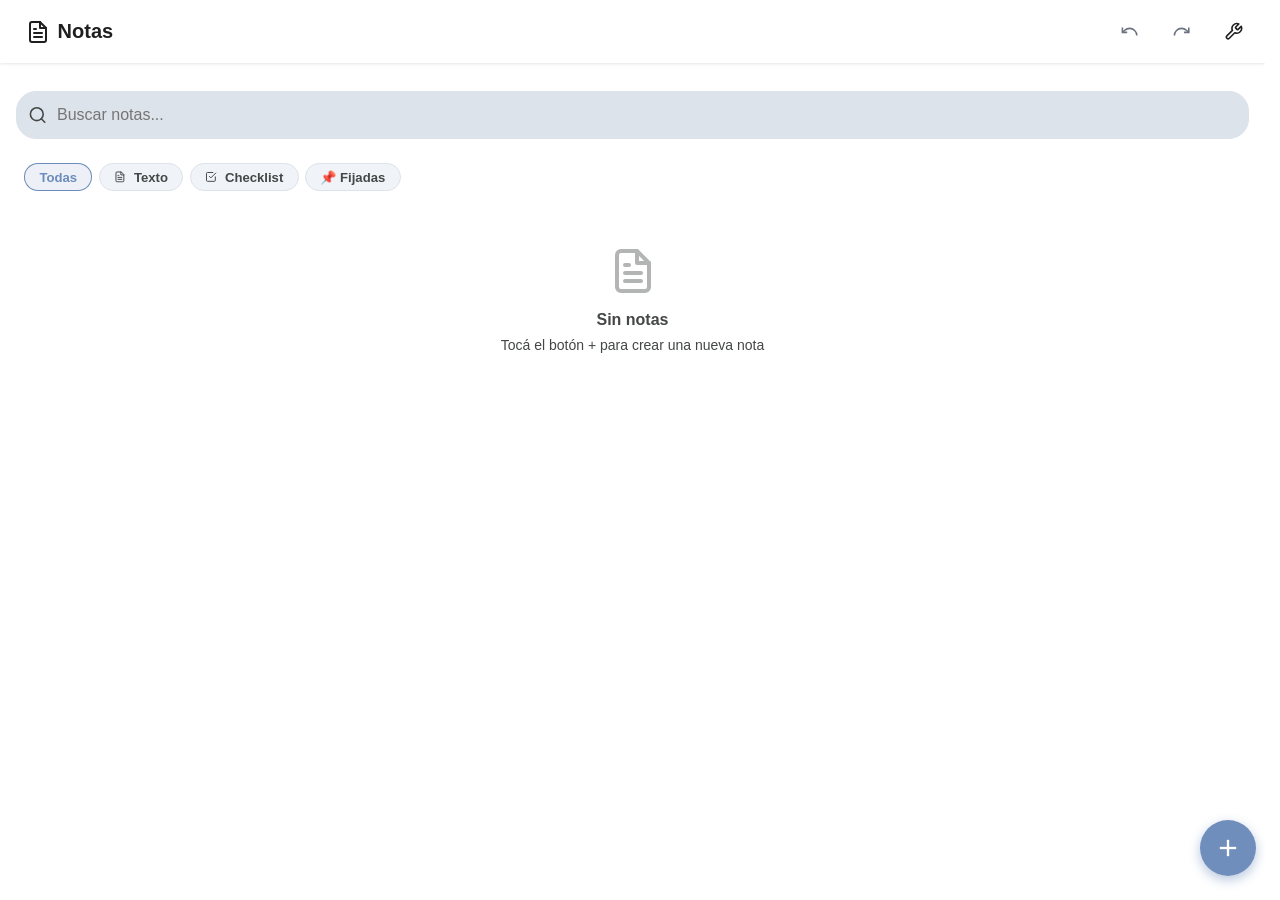
<file: Notas_v1_3.html>
<!DOCTYPE html>
<html lang="es">

<head>
    <meta charset="UTF-8">
    <meta name="viewport" content="width=device-width, initial-scale=1.0">
    <meta http-equiv="Content-Security-Policy" content="default-src 'self'; 
                 script-src 'self' 'unsafe-inline'; 
                 style-src 'self' 'unsafe-inline'; 
                 img-src 'self' data: https:; 
                 font-src 'self' data:; 
                 connect-src 'self' https://api.github.com; 
                 object-src 'none'; 
                 base-uri 'self'; 
                 form-action 'self';">
    <meta name="referrer" content="no-referrer">
    <meta name="mobile-web-app-capable" content="yes">
    <meta name="apple-mobile-web-app-status-bar-style" content="default">
    <title>Notas</title>
    <style>
        :root {
            --bg-body: #ffffff;
            --bg-card: #f0f4f9;
            --bg-header: #ffffff;
            --text-main: #1f1f1f;
            --text-muted: #444746;
            --text-inv: #ffffff;
            --border: #dde3ea;
            --input-bg: #dde3ea;
            --c-blue: rgba(76, 114, 172, 0.8);
            --c-green: rgba(76, 172, 140, 0.8);
            --c-red: rgba(172, 90, 76, 0.8);
            --c-purple: rgba(129, 76, 172, 0.8);
            --c-gold: rgba(172, 155, 76, 0.8);
            --c-gray-btn: #dde3ea;
            --c-white: #ffffff;
            --hover: #989ca0;
            --shadow: 0 1px 3px rgba(0,0,0,0.1);
            --radius: 20px;
        }

        body.dark-mode {
            --bg-body: #131314;
            --bg-card: #1e1f20;
            --bg-header: #131314f6;
            --text-main: #e3e3e3;
            --text-muted: #b4b4b4;
            --border: #313333;
            --input-bg: #313333;
            --c-gray-btn: #313333;
            --hover: #696e6d;
            --shadow: 0 1px 3px rgba(0,0,0,0.3);
        }

        body.modal-open { overflow: hidden !important; }

        * { margin: 0; padding: 0; box-sizing: border-box; user-select: none; -webkit-tap-highlight-color: transparent; }
        html { scrollbar-gutter: stable; }

        body {
            font-family: -apple-system, BlinkMacSystemFont, 'Segoe UI', Arial, sans-serif;
            background: var(--bg-body);
            color: var(--text-main);
            transition: background 0.3s, color 0.3s;
            overflow-y: auto;
        }

        /* Layout */
        .container { max-width: 1400px; margin: 0 auto; padding: 0.5rem; }

        .header {
            background: var(--bg-header);
            backdrop-filter: blur(10px);
            padding: 0.6rem;
            box-shadow: var(--shadow);
            position: sticky;
            top: 0;
            z-index: 90;
            display: flex;
            justify-content: space-between;
            align-items: center;
        }

        .header h1 {
            font-size: 1.25rem;
            color: var(--text-main);
            display: flex;
            align-items: center;
            gap: 0.5rem;
            flex-shrink: 0;
            margin-right: auto;
            margin-left: 1rem;
        }

        .header-buttons { display: flex; gap: 0.5rem; }

        .card, .modal-content {
            background: var(--bg-card);
            border-radius: var(--radius);
            padding: 1.5rem 0.5rem;
            margin-bottom: 1rem;
            box-shadow: var(--shadow);
            color: var(--text-main);
        }

        .card h2, .modal h3 {
            font-size: 1rem;
            margin-bottom: 1rem;
            display: flex;
            align-items: center;
            gap: 0.5rem;
            color: var(--text-main);
        }

        /* Scrollbar */
        .custom-scroll { overflow-y: auto; overflow-x: hidden; }
        .custom-scroll::-webkit-scrollbar { width: 4px; }
        .custom-scroll::-webkit-scrollbar-track { background: var(--bg-body); border-radius: var(--radius); }
        .custom-scroll::-webkit-scrollbar-thumb { background: var(--border); border-radius: var(--radius); }
        .custom-scroll::-webkit-scrollbar-thumb:hover { background: var(--text-muted); }

        /* Icons */
        .icon { width: 1.2em; height: 1.2em; vertical-align: text-bottom; fill: currentColor; stroke: currentColor; stroke-width: 0; }
        .icon-line { stroke-width: 2; fill: none; }

        /* Forms */
        .form-group { margin-bottom: 1rem; }
        label { display: block; font-size: 0.875rem; font-weight: 600; color: var(--text-muted); margin: 0 0 0.25rem 0.5rem; }

        input, select, textarea {
            width: 100%;
            padding: 0.75rem;
            border: 1px solid var(--border);
            border-radius: var(--radius);
            font-size: 1rem;
            background: var(--input-bg);
            color: var(--text-main);
            transition: border-color 0.2s, background 0.3s;
            font-family: inherit;
        }

        input { height: 48px; }
        textarea { min-height: 100px; resize: vertical; user-select: text; }
        input:focus, select:focus, textarea:focus { outline: none; }

        /* Buttons */
        button {
            width: 100%;
            padding: 0.875rem;
            border: 1px solid transparent;
            border-radius: var(--radius);
            font-weight: 600;
            font-size: 1rem;
            cursor: pointer;
            transition: transform 0.2s, background 0.2s;
            display: flex;
            align-items: center;
            justify-content: center;
            gap: 0.5rem;
            color: var(--text-main);
            background: var(--c-gray-btn);
        }

        button:active { transform: scale(0.98); }
        button:disabled { background: transparent; cursor: not-allowed; transform: none; color: #6b7280; }

        .icon-btn {
            width: auto;
            padding: 0.5rem;
            min-width: 44px;
            height: 44px;
            color: var(--text-main);
            background: transparent;
            touch-action: manipulation;
        }

        .btn-group { display: flex; gap: 0.5rem; margin-top: 0.75rem; align-items: center; }

        .btn-primary { background: var(--c-blue); color: white; }
        .btn-success { background: var(--c-green); color: white; }
        .btn-danger { background: var(--c-red); color: white; }
        .btn-cancel { background: var(--c-gray-btn); }

        .config-actions { display: flex; flex-direction: column; gap: 0.75rem; }

        /* Modal */
        .modal {
            display: flex;
            visibility: hidden;
            opacity: 0;
            pointer-events: none;
            position: fixed;
            top: 0; left: 0; right: 0; bottom: 0;
            background: rgba(0,0,0,0.5);
            z-index: 100;
            align-items: center;
            justify-content: center;
            padding: 0.25rem;
            backdrop-filter: blur(10px);
            transition: opacity 0.3s, visibility 0.3s;
        }

        .modal.show { visibility: visible; opacity: 1; pointer-events: auto; }

        .modal-content {
            transform: translateY(24px) scale(0.96);
            transition: transform 0.35s cubic-bezier(0.34, 1.56, 0.64, 1), opacity 0.25s ease;
            opacity: 0;
            max-width: 450px;
            width: 100%;
        }

        .modal.show .modal-content { transform: translateY(0) scale(1); opacity: 1; }

        .modal-title-block { display: flex; align-items: center; gap: 0.5rem; }

        /* Modal scrollable */
        #modal-nota .modal-content, #modal-config .modal-content {
            display: flex;
            flex-direction: column;
            max-height: 90vh;
            overflow: hidden;
        }

        .modal-header {
            flex-shrink: 0;
            position: sticky;
            top: 0;
            background: var(--bg-card);
            z-index: 2;
            padding-bottom: 0.5rem;
            border-bottom: 1px solid var(--border);
            margin-bottom: 0.5rem;
        }

        .modal-body {
            flex: 1;
            overflow-y: auto;
            padding-right: 0.25rem;
        }

        .modal-footer {
            flex-shrink: 0;
            position: sticky;
            bottom: 0;
            background: var(--bg-card);
            z-index: 2;
            border-top: 1px solid var(--border);
            margin-top: 0.5rem;
            padding-top: 0.5rem;
        }

        /* Toast */
        .toast {
            position: fixed;
            top: 5rem;
            right: 2rem;
            background: #1f2937;
            color: white;
            padding: 1rem 1.5rem;
            border-radius: var(--radius);
            box-shadow: 0 4px 6px rgba(0,0,0,0.3);
            opacity: 0;
            transform: translateX(100px);
            transition: opacity 0.3s, transform 0.3s;
            z-index: 1000;
            display: flex;
            align-items: center;
            gap: 0.75rem;
            white-space: pre-line;
            pointer-events: none;
            backdrop-filter: blur(3px);
            max-width: 300px;
        }

        .toast.show { opacity: 1; transform: translateX(0); pointer-events: auto; }
        .toast.success { background: var(--c-green); }
        .toast.info { background: var(--c-blue); }
        .toast.error, .toast.warning { background: var(--c-red); }

        /* Notas grid */
        .notas-grid {
            display: grid;
            grid-template-columns: 1fr;
            gap: 0.75rem;
            padding: 0.5rem;
        }

        @media (min-width: 500px) {
            .notas-grid { grid-template-columns: repeat(2, 1fr); }
        }

        @media (min-width: 800px) {
            .notas-grid { grid-template-columns: repeat(3, 1fr); }
        }

        @media (min-width: 1100px) {
            .notas-grid { grid-template-columns: repeat(4, 1fr); }
        }

        /* Nota card */
        .nota-card {
            background: var(--bg-card);
            border: 1px solid var(--border);
            border-radius: var(--radius);
            padding: 1rem;
            cursor: pointer;
            transition: transform 0.15s ease-out, box-shadow 0.2s, border-color 0.2s;
            display: flex;
            flex-direction: column;
            gap: 0.5rem;
            min-height: 120px;
            animation: slideDownFade 0.3s cubic-bezier(0.25, 0.46, 0.45, 0.94) backwards;
            position: relative;
            overflow: hidden;
        }

        .nota-card:active { transform: scale(0.98); }

        .nota-card.pinned { border-left: 3px solid var(--c-gold); }

        .nota-card-header {
            display: flex;
            justify-content: space-between;
            align-items: flex-start;
            gap: 0.5rem;
        }

        .nota-titulo {
            font-weight: 700;
            font-size: 0.95rem;
            color: var(--text-main);
            flex: 1;
            overflow: hidden;
            display: -webkit-box;
            -webkit-line-clamp: 2;
            -webkit-box-orient: vertical;
            word-break: break-word;
        }

        .nota-titulo.sin-titulo {
            color: var(--text-muted);
            font-weight: 400;
            font-style: italic;
        }

        .nota-badge {
            font-size: 0.7rem;
            padding: 0.15rem 0.6rem;
            border-radius: var(--radius);
            font-weight: 600;
            flex-shrink: 0;
            color: white;
        }

        .nota-badge.texto { background: var(--c-blue); }
        .nota-badge.checklist { background: var(--c-purple); }

        .nota-preview {
            font-size: 0.825rem;
            color: var(--text-muted);
            overflow: hidden;
            display: -webkit-box;
            -webkit-line-clamp: 3;
            -webkit-box-orient: vertical;
            word-break: break-word;
            flex: 1;
            user-select: none;
        }

        .nota-footer {
            display: flex;
            justify-content: space-between;
            align-items: center;
            font-size: 0.75rem;
            color: var(--text-muted);
            border-top: 1px solid var(--border);
            padding-top: 0.5rem;
            margin-top: auto;
        }

        .nota-fecha { font-size: 0.72rem; }

        /* Checklist progress en card */
        .nota-checklist-progress {
            font-size: 0.78rem;
            color: var(--c-green);
            font-weight: 600;
        }

        /* Checklist en modal */
        .checklist-container {
            display: flex;
            flex-direction: column;
            gap: 0.5rem;
            margin-bottom: 0.5rem;
        }

        .checklist-item {
            display: flex;
            align-items: center;
            gap: 0.75rem;
            padding: 0.5rem 0.75rem;
            background: var(--input-bg);
            border-radius: calc(var(--radius) / 2);
            border: 1px solid var(--border);
            transition: opacity 0.2s;
        }

        .checklist-item.completado { opacity: 0.5; }

        .checklist-item input[type="checkbox"] {
            width: 20px;
            height: 20px;
            min-width: 20px;
            border-radius: 50%;
            cursor: pointer;
            accent-color: var(--c-green);
            padding: 0;
        }

        .checklist-item-text {
            flex: 1;
            font-size: 0.95rem;
            background: transparent;
            border: none;
            color: var(--text-main);
            padding: 0;
            height: auto;
            user-select: text;
        }

        .checklist-item-text.completado {
            text-decoration: line-through;
            color: var(--text-muted);
        }

        .checklist-item-text:focus { outline: none; }

        .btn-remove-item {
            width: auto;
            min-width: 32px;
            height: 32px;
            padding: 0.25rem;
            background: transparent;
            color: var(--text-muted);
            border: none;
            flex-shrink: 0;
            font-size: 0.8rem;
        }

        .btn-remove-item:active { transform: scale(0.9); }

        .add-item-row {
            display: flex;
            gap: 0.5rem;
            align-items: center;
        }

        .add-item-input {
            flex: 1;
            background: var(--input-bg);
            border: 1px dashed var(--border);
            color: var(--text-muted);
        }

        .add-item-input::placeholder { color: var(--text-muted); }

        /* Barra de búsqueda */
        .search-bar {
            position: relative;
            margin-bottom: 1rem;
        }

        .search-bar input {
            padding-left: 2.5rem;
        }

        .search-icon {
            position: absolute;
            left: 0.75rem;
            top: 50%;
            transform: translateY(-50%);
            color: var(--text-muted);
            pointer-events: none;
        }

        /* Tipo selector */
        .tipo-selector {
            display: flex;
            gap: 0.5rem;
            margin-bottom: 1rem;
        }

        .tipo-btn {
            flex: 1;
            padding: 0.6rem;
            border: 1px solid var(--border);
            background: var(--bg-card);
            color: var(--text-muted);
            font-size: 0.85rem;
            gap: 0.4rem;
            transition: all 0.2s;
        }

        .tipo-btn.activo {
            background: rgba(76, 114, 172, 0.1);
            color: var(--c-blue);
            border-color: var(--c-blue);
            font-weight: bold;
        }

        .tipo-btn.activo.checklist-btn {
            background: rgba(129, 76, 172, 0.1);
            color: var(--c-purple);
            border-color: var(--c-purple);
        }

        /* Empty state */
        .empty-state {
            text-align: center;
            padding: 3rem 1rem;
            color: var(--text-muted);
        }

        .empty-state svg { margin-bottom: 1rem; opacity: 0.4; }

        /* Gist config */
        .gist-status {
            font-size: 0.8rem;
            color: var(--text-muted);
            text-align: center;
            margin-top: 0.5rem;
            min-height: 1.2em;
        }

        .gist-status.ok { color: var(--c-green); }
        .gist-status.error { color: var(--c-red); }

        .version-text { font-size: 0.8rem; color: var(--text-muted); text-align: right; display: block; margin-top: 0.25rem; }
        .config-hint-text { font-size: 0.8rem; color: var(--text-muted); }

        /* Color picker */
        .color-options {
            display: flex;
            gap: 0.5rem;
            flex-wrap: wrap;
            margin-top: 0.5rem;
        }

        .color-dot {
            width: 32px;
            height: 32px;
            border-radius: 50%;
            border: 2px solid transparent;
            cursor: pointer;
            transition: transform 0.2s, border-color 0.2s;
            flex-shrink: 0;
        }

        .color-dot.selected { border-color: var(--text-main); transform: scale(1.2); }
        .color-dot:active { transform: scale(0.9); }

        /* Nota con color */
        .nota-card[data-color="amarillo"] { background: rgba(172, 155, 76, 0.12); border-color: rgba(172, 155, 76, 0.4); }
        .nota-card[data-color="verde"] { background: rgba(76, 172, 140, 0.12); border-color: rgba(76, 172, 140, 0.4); }
        .nota-card[data-color="azul"] { background: rgba(76, 114, 172, 0.12); border-color: rgba(76, 114, 172, 0.4); }
        .nota-card[data-color="rojo"] { background: rgba(172, 90, 76, 0.12); border-color: rgba(172, 90, 76, 0.4); }
        .nota-card[data-color="morado"] { background: rgba(129, 76, 172, 0.12); border-color: rgba(129, 76, 172, 0.4); }

        /* Animations */
        @keyframes slideDownFade {
            from { opacity: 0; transform: translateY(-10px); }
            to { opacity: 1; transform: translateY(0); }
        }

        @keyframes fade-blur {
            from { opacity: 0; filter: blur(5px); }
            to { opacity: 1; filter: blur(0); }
        }

        .nueva-nota-anim { animation: fade-blur 0.4s ease-out forwards; }

        /* Separadores */
        .section-header {
            display: flex;
            align-items: center;
            gap: 0.5rem;
            margin: 1rem 0.5rem 0.5rem;
            font-size: 0.8rem;
            font-weight: 600;
            color: var(--text-muted);
            text-transform: uppercase;
            letter-spacing: 0.05em;
        }

        .section-divider {
            flex: 1;
            height: 1px;
            background: var(--border);
        }

        /* Pin icon en card */
        .pin-indicator {
            position: absolute;
            top: 0.5rem;
            right: 0.5rem;
            font-size: 0.8rem;
            opacity: 0.6;
        }

        /* FAB */
        .fab {
            position: fixed;
            bottom: 1.5rem;
            right: 1.5rem;
            width: 56px;
            height: 56px;
            border-radius: 50%;
            background: var(--c-blue);
            color: white;
            border: none;
            box-shadow: 0 4px 12px rgba(76, 114, 172, 0.4);
            font-size: 1.5rem;
            cursor: pointer;
            transition: transform 0.2s, box-shadow 0.2s;
            display: flex;
            align-items: center;
            justify-content: center;
            z-index: 80;
        }

        .fab:active { transform: scale(0.92); box-shadow: 0 2px 6px rgba(76,114,172,0.3); }

        /* FAB menu */
        .fab-menu {
            position: fixed;
            bottom: 5rem;
            right: 1.5rem;
            display: flex;
            flex-direction: column;
            gap: 0.5rem;
            align-items: flex-end;
            z-index: 79;
            pointer-events: none;
            opacity: 0;
            transform: translateY(12px);
            transition: opacity 0.2s ease, transform 0.2s ease;
        }

        .fab-menu.show {
            opacity: 1;
            transform: translateY(0);
            pointer-events: auto;
        }

        .fab-menu-item {
            display: flex;
            align-items: center;
            gap: 0.65rem;
            background: var(--bg-card);
            border: 1px solid var(--border);
            border-radius: var(--radius);
            padding: 0.6rem 1rem;
            font-size: 0.9rem;
            font-weight: 600;
            color: var(--text-main);
            cursor: pointer;
            box-shadow: 0 4px 12px rgba(0,0,0,0.15);
            transition: background 0.15s, transform 0.15s;
            width: auto;
            white-space: nowrap;
            height: auto;
        }

        .fab-menu-item:active { transform: scale(0.97); }

        .fab-menu-backdrop {
            position: fixed;
            inset: 0;
            z-index: 78;
            display: none;
        }

        .fab-menu-backdrop.show { display: block; }

        /* Rotar el + cuando el menú está abierto */
        .fab.menu-open {
            transform: rotate(45deg);
        }
        .filtros-bar {
            display: flex;
            gap: 0.4rem;
            overflow-x: auto;
            padding: 0.5rem;
            scrollbar-width: none;
        }

        .filtros-bar::-webkit-scrollbar { display: none; }

        .filtro-chip {
            flex-shrink: 0;
            padding: 0.35rem 0.9rem;
            border-radius: var(--radius);
            border: 1px solid var(--border);
            font-size: 0.82rem;
            font-weight: 600;
            background: var(--bg-card);
            color: var(--text-muted);
            cursor: pointer;
            transition: all 0.2s;
            width: auto;
            height: auto;
        }

        .filtro-chip.activo {
            background: rgba(76, 114, 172, 0.1);
            color: var(--c-blue);
            border-color: var(--c-blue);
        }

        /* Acción rápida en modal */
        .nota-acciones {
            display: flex;
            gap: 0.5rem;
            margin-bottom: 0.75rem;
        }

        .btn-accion {
            flex: 1;
            padding: 0.5rem;
            font-size: 0.8rem;
            background: var(--input-bg);
            border: 1px solid var(--border);
            gap: 0.3rem;
            height: auto;
        }

        .btn-accion.activo-pin {
            background: rgba(172, 155, 76, 0.1);
            color: var(--c-gold);
            border-color: var(--c-gold);
        }

        /* Modal confirm */
        .modal-confirm-msg { text-align: center; padding: 1rem 0; font-size: 0.95rem; color: var(--text-muted); }

        /* Collapsible card */
        .card-header-clickable {
            cursor: pointer;
            display: flex;
            justify-content: space-between;
            align-items: center;
            width: 100%;
        }

        .chevron { transition: transform 0.3s ease; }
        .chevron.rotated { transform: rotate(180deg); }

        .form-collapsible { max-height: 0; overflow: hidden; transition: max-height 0.3s ease-out, opacity 0.3s; opacity: 0; }
        .form-collapsible.expanded { max-height: 900px; opacity: 1; }

        /* Import/Export */
        .input-with-btn { display: flex; gap: 0.5rem; align-items: center; }
        .input-with-btn input { flex: 1; }
        .input-with-btn button { width: auto; min-width: 44px; height: 44px; padding: 0.5rem; }

        /* Tag / etiqueta */
        .nota-tags {
            display: flex;
            flex-wrap: wrap;
            gap: 0.3rem;
        }

        .nota-tag {
            font-size: 0.7rem;
            padding: 0.1rem 0.5rem;
            border-radius: var(--radius);
            background: var(--input-bg);
            color: var(--text-muted);
            border: 1px solid var(--border);
        }

        .tags-input-container {
            display: flex;
            flex-wrap: wrap;
            gap: 0.4rem;
            padding: 0.5rem;
            background: var(--input-bg);
            border: 1px solid var(--border);
            border-radius: var(--radius);
            min-height: 48px;
            cursor: text;
            align-items: center;
        }

        .tag-chip {
            display: flex;
            align-items: center;
            gap: 0.25rem;
            background: var(--bg-card);
            border: 1px solid var(--border);
            border-radius: var(--radius);
            padding: 0.15rem 0.5rem;
            font-size: 0.8rem;
            color: var(--text-main);
        }

        .tag-chip button {
            width: auto;
            height: auto;
            padding: 0;
            background: none;
            border: none;
            min-width: unset;
            font-size: 0.85rem;
            color: var(--text-muted);
        }

        .tag-text-input {
            border: none;
            background: transparent;
            height: 28px;
            font-size: 0.85rem;
            color: var(--text-main);
            min-width: 80px;
            flex: 1;
            padding: 0 0.25rem;
        }

        .tag-text-input:focus { outline: none; }

        /* Context menu */
        .ctx-menu {
            position: fixed;
            background: var(--bg-card);
            border: 1px solid var(--border);
            border-radius: var(--radius);
            box-shadow: 0 8px 24px rgba(0,0,0,0.18);
            z-index: 500;
            min-width: 200px;
            overflow: hidden;
            animation: slideDownFade 0.15s ease-out;
        }

        .ctx-menu-item {
            display: flex;
            align-items: center;
            gap: 0.75rem;
            padding: 0.75rem 1rem;
            font-size: 0.9rem;
            font-weight: 500;
            color: var(--text-main);
            cursor: pointer;
            transition: background 0.15s;
            border: none;
            background: none;
            width: 100%;
            text-align: left;
            border-radius: 0;
            height: auto;
            justify-content: flex-start;
        }

        .ctx-menu-item:hover, .ctx-menu-item:active { background: var(--input-bg); }
        .ctx-menu-item.activo-pin { color: var(--c-gold); }
        .ctx-menu-item.danger { color: var(--c-red); }

        .ctx-menu-separator {
            height: 1px;
            background: var(--border);
            margin: 0.25rem 0;
        }

        .ctx-color-row {
            display: flex;
            align-items: center;
            gap: 0.5rem;
            padding: 0.5rem 1rem;
            border-top: 1px solid var(--border);
        }

        .ctx-color-dot {
            width: 26px;
            height: 26px;
            border-radius: 50%;
            border: 2px solid transparent;
            cursor: pointer;
            transition: transform 0.15s, border-color 0.15s;
            flex-shrink: 0;
        }

        .ctx-color-dot:hover { transform: scale(1.2); }
        .ctx-color-dot.selected { border-color: var(--text-main); transform: scale(1.15); }

        /* Responsive */
        @media (min-width: 500px) {
            .container { padding: 1rem; }
        }
    </style>
</head>

<body>
    <!-- SVG Sprite -->
    <svg style="display:none">
        <symbol id="icon-moon" viewBox="0 0 24 24">
            <path d="M21 12.79A9 9 0 1 1 11.21 3 7 7 0 0 0 21 12.79z" class="icon-line" stroke="currentColor"></path>
        </symbol>
        <symbol id="icon-sun" viewBox="0 0 24 24">
            <circle cx="12" cy="12" r="5" class="icon-line" stroke="currentColor"></circle>
            <line x1="12" y1="1" x2="12" y2="3" class="icon-line" stroke="currentColor"></line>
            <line x1="12" y1="21" x2="12" y2="23" class="icon-line" stroke="currentColor"></line>
            <line x1="4.22" y1="4.22" x2="5.64" y2="5.64" class="icon-line" stroke="currentColor"></line>
            <line x1="18.36" y1="18.36" x2="19.78" y2="19.78" class="icon-line" stroke="currentColor"></line>
            <line x1="1" y1="12" x2="3" y2="12" class="icon-line" stroke="currentColor"></line>
            <line x1="21" y1="12" x2="23" y2="12" class="icon-line" stroke="currentColor"></line>
            <line x1="4.22" y1="19.78" x2="5.64" y2="18.36" class="icon-line" stroke="currentColor"></line>
            <line x1="18.36" y1="5.64" x2="19.78" y2="4.22" class="icon-line" stroke="currentColor"></line>
        </symbol>
        <symbol id="icon-settings" viewBox="0 0 24 24" fill="none" stroke="currentColor" stroke-width="2" stroke-linecap="round" stroke-linejoin="round">
            <path d="M14.7 6.3a1 1 0 0 0 0 1.4l1.6 1.6a1 1 0 0 0 1.4 0l3.77-3.77a6 6 0 0 1-7.94 7.94l-6.91 6.91a2.12 2.12 0 0 1-3-3l6.91-6.91a6 6 0 0 1 7.94-7.94l-3.76 3.76z"></path>
        </symbol>
        <symbol id="icon-plus" viewBox="0 0 24 24">
            <line x1="12" y1="5" x2="12" y2="19" class="icon-line" stroke="currentColor"></line>
            <line x1="5" y1="12" x2="19" y2="12" class="icon-line" stroke="currentColor"></line>
        </symbol>
        <symbol id="icon-trash" viewBox="0 0 24 24">
            <polyline points="3 6 5 6 21 6" class="icon-line" stroke="currentColor"></polyline>
            <path d="M19 6v14a2 2 0 0 1-2 2H7a2 2 0 0 1-2-2V6m3 0V4a2 2 0 0 1 2-2h4a2 2 0 0 1 2 2v2" class="icon-line" stroke="currentColor"></path>
        </symbol>
        <symbol id="icon-save" viewBox="0 0 24 24">
            <path d="M19 21H5a2 2 0 0 1-2-2V5a2 2 0 0 1 2-2h11l5 5v11a2 2 0 0 1-2 2z" class="icon-line" stroke="currentColor"></path>
            <polyline points="17 21 17 13 7 13 7 21" class="icon-line" stroke="currentColor"></polyline>
            <polyline points="7 3 7 8 15 8" class="icon-line" stroke="currentColor"></polyline>
        </symbol>
        <symbol id="icon-cancelar" viewBox="0 0 24 24">
            <line x1="18" y1="6" x2="6" y2="18" class="icon-line" stroke="currentColor"></line>
            <line x1="6" y1="6" x2="18" y2="18" class="icon-line" stroke="currentColor"></line>
        </symbol>
        <symbol id="icon-undo" viewBox="0 0 24 24">
            <path d="M3 7v6h6" class="icon-line" stroke="currentColor"></path>
            <path d="M21 17a9 9 0 00-9-9 9 9 0 00-6 2.3L3 13" class="icon-line" stroke="currentColor"></path>
        </symbol>
        <symbol id="icon-redo" viewBox="0 0 24 24">
            <path d="M21 7v6h-6" class="icon-line" stroke="currentColor"></path>
            <path d="M3 17a9 9 0 019-9 9 9 0 016 2.3L21 13" class="icon-line" stroke="currentColor"></path>
        </symbol>
        <symbol id="icon-note" viewBox="0 0 24 24" fill="none" stroke="currentColor" stroke-width="2" stroke-linecap="round" stroke-linejoin="round">
            <path d="M14 2H6a2 2 0 0 0-2 2v16a2 2 0 0 0 2 2h12a2 2 0 0 0 2-2V8z"></path>
            <polyline points="14 2 14 8 20 8"></polyline>
            <line x1="16" y1="13" x2="8" y2="13"></line>
            <line x1="16" y1="17" x2="8" y2="17"></line>
            <polyline points="10 9 9 9 8 9"></polyline>
        </symbol>
        <symbol id="icon-checklist" viewBox="0 0 24 24" fill="none" stroke="currentColor" stroke-width="2" stroke-linecap="round" stroke-linejoin="round">
            <polyline points="9 11 12 14 22 4"></polyline>
            <path d="M21 12v7a2 2 0 0 1-2 2H5a2 2 0 0 1-2-2V5a2 2 0 0 1 2-2h11"></path>
        </symbol>
        <symbol id="icon-search" viewBox="0 0 24 24" fill="none" stroke="currentColor" stroke-width="2" stroke-linecap="round" stroke-linejoin="round">
            <circle cx="11" cy="11" r="8"></circle>
            <line x1="21" y1="21" x2="16.65" y2="16.65"></line>
        </symbol>
        <symbol id="icon-pin" viewBox="0 0 24 24" fill="none" stroke="currentColor" stroke-width="2" stroke-linecap="round" stroke-linejoin="round">
            <line x1="12" y1="17" x2="12" y2="22"></line>
            <path d="M5 17h14v-1.76a2 2 0 0 0-1.11-1.79l-1.78-.9A2 2 0 0 1 15 10.76V6h1a2 2 0 0 0 0-4H8a2 2 0 0 0 0 4h1v4.76a2 2 0 0 1-1.11 1.79l-1.78.9A2 2 0 0 0 5 15.24Z"></path>
        </symbol>
        <symbol id="icon-download" viewBox="0 0 24 24">
            <path d="M21 15v4a2 2 0 0 1-2 2H5a2 2 0 0 1-2-2v-4" class="icon-line" stroke="currentColor"></path>
            <polyline points="7 10 12 15 17 10" class="icon-line" stroke="currentColor"></polyline>
            <line x1="12" y1="15" x2="12" y2="3" class="icon-line" stroke="currentColor"></line>
        </symbol>
        <symbol id="icon-upload" viewBox="0 0 24 24">
            <path d="M21 15v4a2 2 0 0 1-2 2H5a2 2 0 0 1-2-2v-4" class="icon-line" stroke="currentColor"></path>
            <polyline points="17 8 12 3 7 8" class="icon-line" stroke="currentColor"></polyline>
            <line x1="12" y1="3" x2="12" y2="15" class="icon-line" stroke="currentColor"></line>
        </symbol>
        <symbol id="icon-cloud-upload" viewBox="0 0 24 24" fill="none" stroke="currentColor" stroke-width="2" stroke-linecap="round" stroke-linejoin="round">
            <polyline points="16 16 12 12 8 16"></polyline>
            <line x1="12" y1="12" x2="12" y2="21"></line>
            <path d="M20.39 18.39A5 5 0 0 0 18 9h-1.26A8 8 0 1 0 3 16.3"></path>
        </symbol>
        <symbol id="icon-cloud-download" viewBox="0 0 24 24" fill="none" stroke="currentColor" stroke-width="2" stroke-linecap="round" stroke-linejoin="round">
            <polyline points="8 17 12 21 16 17"></polyline>
            <line x1="12" y1="12" x2="12" y2="21"></line>
            <path d="M20.88 18.09A5 5 0 0 0 18 9h-1.26A8 8 0 1 0 3 16.29"></path>
        </symbol>
        <symbol id="icon-cloud" viewBox="0 0 24 24" fill="none" stroke="currentColor" stroke-width="2" stroke-linecap="round" stroke-linejoin="round">
            <path d="M18 10h-1.26A8 8 0 1 0 9 20h9a5 5 0 0 0 0-10z"></path>
        </symbol>
        <symbol id="icon-color" viewBox="0 0 24 24" fill="none" stroke="currentColor" stroke-width="2" stroke-linecap="round" stroke-linejoin="round">
            <circle cx="13.5" cy="6.5" r=".5" fill="currentColor"></circle>
            <circle cx="17.5" cy="10.5" r=".5" fill="currentColor"></circle>
            <circle cx="8.5" cy="7.5" r=".5" fill="currentColor"></circle>
            <circle cx="6.5" cy="12.5" r=".5" fill="currentColor"></circle>
            <path d="M12 2C6.5 2 2 6.5 2 12s4.5 10 10 10c.926 0 1.648-.746 1.648-1.688 0-.437-.18-.835-.437-1.125-.29-.289-.438-.652-.438-1.125a1.64 1.64 0 0 1 1.668-1.668h1.996c3.051 0 5.555-2.503 5.555-5.554C21.965 6.012 17.461 2 12 2z"></path>
        </symbol>
        <symbol id="icon-tag" viewBox="0 0 24 24" fill="none" stroke="currentColor" stroke-width="2" stroke-linecap="round" stroke-linejoin="round">
            <path d="M20.59 13.41l-7.17 7.17a2 2 0 0 1-2.83 0L2 12V2h10l8.59 8.59a2 2 0 0 1 0 2.82z"></path>
            <line x1="7" y1="7" x2="7.01" y2="7"></line>
        </symbol>
        <symbol id="icon-chevron-down" viewBox="0 0 24 24">
            <polyline points="6 9 12 15 18 9" class="icon-line" stroke="currentColor" stroke-width="2" fill="none"></polyline>
        </symbol>
        <symbol id="icon-sort" viewBox="0 0 24 24" fill="none" stroke="currentColor" stroke-width="2" stroke-linecap="round" stroke-linejoin="round">
            <line x1="3" y1="6" x2="21" y2="6"></line>
            <line x1="3" y1="12" x2="15" y2="12"></line>
            <line x1="3" y1="18" x2="9" y2="18"></line>
        </symbol>
    </svg>

    <!-- Header -->
    <div class="header">
        <h1>
            <svg class="icon"><use href="#icon-note"/></svg>
            Notas
        </h1>
        <div class="header-buttons">
            <button class="icon-btn" id="btn-undo" onclick="NotasApp.undo()" title="Deshacer" disabled>
                <svg class="icon"><use href="#icon-undo"/></svg>
            </button>
            <button class="icon-btn" id="btn-redo" onclick="NotasApp.redo()" title="Rehacer" disabled>
                <svg class="icon"><use href="#icon-redo"/></svg>
            </button>
            <button class="icon-btn" onclick="NotasApp.abrirConfig()" title="Ajustes">
                <svg class="icon"><use href="#icon-settings"/></svg>
            </button>
        </div>
    </div>

    <!-- Main -->
    <div class="container">
        <!-- Búsqueda -->
        <div class="search-bar" style="margin-top:0.75rem;">
            <svg class="icon search-icon"><use href="#icon-search"/></svg>
            <input type="text" id="input-busqueda" placeholder="Buscar notas..." oninput="NotasApp.filtrar()" />
        </div>

        <!-- Filtros -->
        <div class="filtros-bar" id="filtros-bar">
            <button class="filtro-chip activo" data-filtro="todas" onclick="NotasApp.setFiltro('todas', this)">Todas</button>
            <button class="filtro-chip" data-filtro="texto" onclick="NotasApp.setFiltro('texto', this)">
                <svg class="icon" style="width:0.9em;height:0.9em"><use href="#icon-note"/></svg> Texto
            </button>
            <button class="filtro-chip" data-filtro="checklist" onclick="NotasApp.setFiltro('checklist', this)">
                <svg class="icon" style="width:0.9em;height:0.9em"><use href="#icon-checklist"/></svg> Checklist
            </button>
            <button class="filtro-chip" data-filtro="fijadas" onclick="NotasApp.setFiltro('fijadas', this)">📌 Fijadas</button>
        </div>

        <!-- Lista de notas -->
        <div id="notas-container"></div>
    </div>

    <!-- FAB backdrop -->
    <div class="fab-menu-backdrop" id="fab-backdrop" onclick="NotasApp.cerrarMenuCrear()"></div>

    <!-- FAB menu -->
    <div class="fab-menu" id="fab-menu">
        <button class="fab-menu-item" onclick="NotasApp.nuevaNota('checklist')">
            <svg class="icon" style="width:1.1em;height:1.1em"><use href="#icon-checklist"/></svg>
            Checklist
        </button>
        <button class="fab-menu-item" onclick="NotasApp.nuevaNota('texto')">
            <svg class="icon" style="width:1.1em;height:1.1em"><use href="#icon-note"/></svg>
            Nota de texto
        </button>
    </div>

    <!-- FAB -->
    <button class="fab" id="btn-fab" onclick="NotasApp.toggleMenuCrear()" title="Nueva nota">
        <svg class="icon" style="width:1.5em;height:1.5em;stroke-width:2.5"><use href="#icon-plus"/></svg>
    </button>

    <!-- Toast -->
    <div class="toast" id="toast"></div>

    <!-- Modal: Nueva/Editar Nota -->
    <div class="modal" id="modal-nota">
        <div class="modal-content">
            <div class="modal-header">
                <h3>
                    <span class="modal-title-block" id="modal-nota-titulo">
                        <svg class="icon"><use href="#icon-note"/></svg>
                        Nueva Nota
                    </span>
                    <span class="version-text" id="modal-nota-fecha"></span>
                </h3>
            </div>
            <div class="modal-body custom-scroll">
                <!-- Título -->
                <div class="form-group">
                    <label>Título (opcional)</label>
                    <input type="text" id="nota-titulo-input" placeholder="Título de la nota..." maxlength="100" />
                </div>

                <!-- Contenido Texto -->
                <div id="seccion-texto" class="form-group">
                    <label>Contenido</label>
                    <textarea id="nota-contenido-input" placeholder="Escribe tu nota aquí..." maxlength="5000"></textarea>
                </div>

                <!-- Contenido Checklist -->
                <div id="seccion-checklist" style="display:none;">
                    <label style="margin-bottom:0.5rem; display:block;">Tareas</label>
                    <div class="checklist-container" id="checklist-items"></div>
                    <div class="add-item-row">
                        <input type="text" class="add-item-input" id="nuevo-item-input" placeholder="+ Agregar tarea..." maxlength="200"
                               onkeydown="NotasApp.itemKeydown(event)" />
                        <button class="icon-btn" onclick="NotasApp.agregarItem()" title="Agregar">
                            <svg class="icon"><use href="#icon-plus"/></svg>
                        </button>
                    </div>
                </div>

                <!-- Etiquetas -->
                <div class="form-group" style="margin-top:0.75rem;">
                    <label>Etiquetas</label>
                    <div class="tags-input-container" id="tags-container" onclick="document.getElementById('tag-input').focus()">
                        <input type="text" class="tag-text-input" id="tag-input" placeholder="Agregar etiqueta..." maxlength="30"
                               onkeydown="NotasApp.tagKeydown(event)" />
                    </div>
                </div>
            </div>
            <div class="modal-footer">
                <div class="btn-group">
                    <button class="btn-success" id="btn-guardar-nota" onclick="NotasApp.guardarNota()">
                        <svg class="icon"><use href="#icon-save"/></svg>
                        Guardar
                    </button>
                    <button class="btn-danger" id="btn-eliminar-nota" onclick="NotasApp.confirmarEliminar()" style="display:none;">
                        <svg class="icon"><use href="#icon-trash"/></svg>
                        Eliminar
                    </button>
                </div>
                <div class="btn-group">
                    <button class="btn-cancel" onclick="NotasApp.cerrarModalNota()">
                        <svg class="icon"><use href="#icon-cancelar"/></svg>
                        Cancelar
                    </button>
                </div>
            </div>
        </div>
    </div>

    <!-- Modal: Confirmar Eliminar -->
    <div class="modal" id="modal-confirmar">
        <div class="modal-content" style="max-width:340px;">
            <h3>
                <svg class="icon"><use href="#icon-trash"/></svg>
                Eliminar Nota
            </h3>
            <p class="modal-confirm-msg">¿Estás seguro de que querés eliminar esta nota? Esta acción se puede deshacer.</p>
            <div class="btn-group">
                <button class="btn-danger" onclick="NotasApp.eliminarNota()">
                    <svg class="icon"><use href="#icon-trash"/></svg>
                    Eliminar
                </button>
                <button class="btn-cancel" onclick="NotasApp.cerrarConfirmar()">
                    <svg class="icon"><use href="#icon-cancelar"/></svg>
                    Cancelar
                </button>
            </div>
        </div>
    </div>

    <!-- Modal: Configuración / Gist / Import / Export -->
    <div class="modal" id="modal-config">
        <div class="modal-content">
            <div class="modal-header">
                <h3>
                    <svg class="icon"><use href="#icon-settings"/></svg>
                    Ajustes
                    <span class="version-text" style="margin-left:auto;">v1.0</span>
                </h3>
            </div>
            <div class="modal-body custom-scroll">
                <div class="config-actions">

                    <!-- Importar / Exportar -->
                    <label>Datos</label>
                    <div class="btn-group" style="margin-top:0;">
                        <button onclick="NotasApp.exportarJSON()">
                            <svg class="icon"><use href="#icon-download"/></svg>
                            Exportar notas
                        </button>
                        <button onclick="NotasApp.importarJSON()">
                            <svg class="icon"><use href="#icon-upload"/></svg>
                            Importar notas
                        </button>
                    </div>
                    <input type="file" id="file-import" accept=".json" style="display:none" onchange="NotasApp.procesarImportacion(event)" />

                    <!-- Tema -->
                    <label>Apariencia</label>
                    <button id="btn-theme" onclick="NotasApp.toggleTema()">
                        <svg class="icon" id="theme-icon"><use href="#icon-moon"/></svg>
                        <span id="theme-label">Modo oscuro</span>
                    </button>

                    <!-- Gist Sync -->
                    <label style="margin-top:0.5rem;">Sincronización con Gist</label>
                    <div class="form-group" style="margin-bottom:0.5rem;">
                        <label>Token de GitHub</label>
                        <div class="input-with-btn">
                            <input type="password" id="gist-token" placeholder="ghp_..." autocomplete="off" />
                            <button onclick="NotasApp.toggleVerToken()" title="Ver/ocultar token">
                                <svg class="icon"><use href="#icon-search"/></svg>
                            </button>
                        </div>
                    </div>
                    <div class="form-group" style="margin-bottom:0.5rem;">
                        <label>ID del Gist (se genera automáticamente al subir)</label>
                        <input type="text" id="gist-id" placeholder="Dejar vacío para crear nuevo" autocomplete="off" />
                    </div>

                    <!-- Auto-sync toggle: 3 estados -->
                    <div class="btn-group" style="margin-top:0; margin-bottom:0.25rem;">
                        <button id="btn-toggle-gist-auto" onclick="NotasApp.toggleAutoSync()" style="flex:1; border:1px solid var(--border);">
                            <svg class="icon" style="width:1em;height:1em"><use href="#icon-cloud"/></svg>
                            <span id="label-gist-auto">Sin automatizar</span>
                        </button>
                    </div>
                    <span class="config-hint-text" id="hint-gist-auto" style="margin-bottom:0.5rem;display:block;"></span>

                    <!-- Rango horario (visible solo cuando hay auto-sync activo) -->
                    <div id="gist-rango-horario" style="max-height:0; overflow:hidden; opacity:0; transition:max-height 0.3s ease, opacity 0.3s ease;">
                        <div class="btn-group" style="margin-top:0.25rem; margin-bottom:0.25rem;">
                            <div class="form-group" style="margin-bottom:0; flex:1;">
                                <label>Desde</label>
                                <input type="time" id="gist-rango-desde" value="08:00" />
                            </div>
                            <div class="form-group" style="margin-bottom:0; flex:1;">
                                <label>Hasta</label>
                                <input type="time" id="gist-rango-hasta" value="22:00" />
                            </div>
                        </div>
                        <span class="config-hint-text" style="margin-bottom:0.5rem;display:block;">La sincronización automática solo se ejecuta dentro de este rango horario.</span>
                    </div>

                    <div class="btn-group" style="margin-top:0.25rem;">
                        <button id="btn-gist-subir" onclick="NotasApp.gistSubir()">
                            <svg class="icon"><use href="#icon-cloud-upload"/></svg>
                            Subir a Gist
                        </button>
                        <button id="btn-gist-bajar" onclick="NotasApp.gistBajar()">
                            <svg class="icon"><use href="#icon-cloud-download"/></svg>
                            Bajar de Gist
                        </button>
                    </div>
                    <div class="gist-status" id="gist-status"></div>
                    <span class="config-hint-text" id="gist-ultima-sync"></span>

                    <!-- Borrar todo -->
                    <label style="margin-top:0.5rem;">Peligro</label>
                    <button class="btn-danger" onclick="NotasApp.confirmarBorrarTodo()">
                        <svg class="icon"><use href="#icon-trash"/></svg>
                        Borrar todas las notas
                    </button>
                </div>
            </div>
            <div class="modal-footer">
                <div class="btn-group">
                    <button onclick="NotasApp.cerrarConfig()">
                        <svg class="icon"><use href="#icon-cancelar"/></svg>
                        Cerrar
                    </button>
                </div>
            </div>
        </div>
    </div>

    <!-- Modal: Confirmar Borrar Todo -->
    <div class="modal" id="modal-borrar-todo">
        <div class="modal-content" style="max-width:340px;">
            <h3>
                <svg class="icon"><use href="#icon-trash"/></svg>
                Borrar todo
            </h3>
            <p class="modal-confirm-msg">⚠️ Esta acción eliminará TODAS las notas permanentemente y no se puede deshacer. ¿Continuás?</p>
            <div class="btn-group">
                <button class="btn-danger" onclick="NotasApp.borrarTodo()">
                    <svg class="icon"><use href="#icon-trash"/></svg>
                    Sí, borrar todo
                </button>
                <button class="btn-cancel" onclick="NotasApp.cerrarBorrarTodo()">
                    <svg class="icon"><use href="#icon-cancelar"/></svg>
                    Cancelar
                </button>
            </div>
        </div>
    </div>

    <!-- Context Menu -->
    <div id="ctx-menu" class="ctx-menu" style="display:none;">
        <button class="ctx-menu-item" id="ctx-abrir" onclick="NotasApp.ctxAbrir()">
            <svg class="icon" style="width:1em;height:1em"><use href="#icon-note"/></svg>
            Abrir nota
        </button>
        <div class="ctx-menu-separator"></div>
        <button class="ctx-menu-item" id="ctx-pin" onclick="NotasApp.ctxTogglePin()">
            <svg class="icon" style="width:1em;height:1em"><use href="#icon-pin"/></svg>
            <span id="ctx-pin-label">Fijar nota</span>
        </button>
        <div class="ctx-color-row" id="ctx-color-row">
            <div class="ctx-color-dot" data-color="ninguno" style="background:var(--bg-body); border:2px solid var(--border);" onclick="NotasApp.ctxSetColor('ninguno')" title="Sin color"></div>
            <div class="ctx-color-dot" data-color="amarillo" style="background:rgba(172,155,76,0.6);" onclick="NotasApp.ctxSetColor('amarillo')" title="Amarillo"></div>
            <div class="ctx-color-dot" data-color="verde"    style="background:rgba(76,172,140,0.6);"  onclick="NotasApp.ctxSetColor('verde')"    title="Verde"></div>
            <div class="ctx-color-dot" data-color="azul"     style="background:rgba(76,114,172,0.6);"  onclick="NotasApp.ctxSetColor('azul')"     title="Azul"></div>
            <div class="ctx-color-dot" data-color="rojo"     style="background:rgba(172,90,76,0.6);"   onclick="NotasApp.ctxSetColor('rojo')"     title="Rojo"></div>
            <div class="ctx-color-dot" data-color="morado"   style="background:rgba(129,76,172,0.6);"  onclick="NotasApp.ctxSetColor('morado')"   title="Morado"></div>
        </div>
        <div class="ctx-menu-separator"></div>
        <button class="ctx-menu-item danger" onclick="NotasApp.ctxEliminar()">
            <svg class="icon" style="width:1em;height:1em"><use href="#icon-trash"/></svg>
            Eliminar
        </button>
    </div>

    <script>
    (function() {
        'use strict';

        const $ = id => document.getElementById(id);

        // ===================================================================
        // SECURITY UTILS
        // ===================================================================
        const S = (function() {
            function sanitize(str, max = 5000) {
                if (typeof str !== 'string') return '';
                return str
                    .replace(/[<>"'`]/g, c => ({'<':'&lt;','>':'&gt;','"':'&quot;',"'":'&#39;','`':'&#96;'}[c]))
                    .replace(/javascript:/gi, '')
                    .replace(/data:/gi, '')
                    .replace(/[\x00-\x08\x0B\x0C\x0E-\x1F\x7F]/g, '')
                    .substring(0, max);
            }

            function genId() {
                if (window.crypto && window.crypto.getRandomValues) {
                    const a = new Uint32Array(4);
                    crypto.getRandomValues(a);
                    return Array.from(a, n => n.toString(36)).join('');
                }
                return Date.now().toString(36) + Math.random().toString(36).slice(2);
            }

            async function sha256(data) {
                try {
                    const enc = new TextEncoder();
                    const buf = enc.encode(JSON.stringify(data));
                    const hash = await crypto.subtle.digest('SHA-256', buf);
                    return Array.from(new Uint8Array(hash)).map(b => b.toString(16).padStart(2, '0')).join('');
                } catch(e) { return null; }
            }

            function fechaLocal() {
                const d = new Date();
                const p = n => String(n).padStart(2,'0');
                return `${d.getFullYear()}-${p(d.getMonth()+1)}-${p(d.getDate())} ${p(d.getHours())}:${p(d.getMinutes())}`;
            }

            return { sanitize, genId, sha256, fechaLocal };
        })();

        // ===================================================================
        // MODAL MANAGER
        // ===================================================================
        const MM = (function() {
            function abrir(id, cb) {
                const m = $(id);
                if (!m) return;
                document.body.classList.add('modal-open');
                m.classList.add('show');
                if (cb) cb();
                m.addEventListener('click', _outsideClick);
            }

            function cerrar(id, cb) {
                if (!id) return;
                const m = $(id);
                if (!m) return;
                m.classList.remove('show');
                m.removeEventListener('click', _outsideClick);
                const open = document.querySelectorAll('.modal.show');
                if (open.length === 0) document.body.classList.remove('modal-open');
                if (cb) cb();
            }

            function cerrarTodos() {
                document.querySelectorAll('.modal.show').forEach(m => {
                    m.classList.remove('show');
                    m.removeEventListener('click', _outsideClick);
                });
                document.body.classList.remove('modal-open');
            }

            function _outsideClick(e) {
                if (e.target === e.currentTarget) cerrar(e.currentTarget.id);
            }

            return { abrir, cerrar, cerrarTodos };
        })();

        // ===================================================================
        // HISTORY MANAGER
        // ===================================================================
        const HM = (function() {
            let hist = [], idx = -1;
            const MAX = 20;
            const KEY = 'notas_history';

            function deepClone(x) {
                try { return structuredClone(x); } catch(e) { return JSON.parse(JSON.stringify(x)); }
            }

            function save(notas) {
                const copia = deepClone(notas);
                if (idx < hist.length - 1) hist.splice(idx + 1);
                hist.push(copia);
                if (hist.length > MAX) { hist.shift(); idx = MAX - 1; } else { idx = hist.length - 1; }
                _updateBtns();
                _saveLs();
            }

            function undo() {
                if (idx > 0) { idx--; _updateBtns(); _saveLs(); return deepClone(hist[idx]); }
                return null;
            }

            function redo() {
                if (idx < hist.length - 1) { idx++; _updateBtns(); _saveLs(); return deepClone(hist[idx]); }
                return null;
            }

            function canUndo() { return idx > 0; }
            function canRedo() { return idx < hist.length - 1; }

            function _updateBtns() {
                const u = $('btn-undo'), r = $('btn-redo');
                if (u) u.disabled = !canUndo();
                if (r) r.disabled = !canRedo();
            }

            function _saveLs() {
                try { localStorage.setItem(KEY, JSON.stringify({ hist, idx, ts: Date.now() })); } catch(e) {}
            }

            function loadLs() {
                try {
                    const s = localStorage.getItem(KEY);
                    if (!s) return false;
                    const d = JSON.parse(s);
                    if (Date.now() - (d.ts || 0) > 48 * 3600 * 1000) { localStorage.removeItem(KEY); return false; }
                    hist = d.hist || []; idx = d.idx !== undefined ? d.idx : -1;
                    _updateBtns();
                    return hist.length > 0 && idx >= 0;
                } catch(e) { return false; }
            }

            function clearHist() { hist = []; idx = -1; _updateBtns(); try { localStorage.removeItem(KEY); } catch(e) {} }

            return { save, undo, redo, canUndo, canRedo, loadLs, clearHist };
        })();

        // ===================================================================
        // GIST SYNC
        // ===================================================================
        const GS = (function() {
            const LS_TOKEN     = 'notas_gist_token';
            const LS_ID        = 'notas_gist_id';
            const LS_SYNC      = 'notas_gist_last_sync';
            const LS_AUTO      = 'notas_gist_auto';       // 0=off 1=restaurar 2=respaldar
            const LS_RANGO_D   = 'notas_gist_rango_desde';
            const LS_RANGO_H   = 'notas_gist_rango_hasta';
            const LS_COUNT_SUB = 'notas_gist_count_sub';
            const LS_COUNT_BAJ = 'notas_gist_count_baj';
            const FILENAME     = 'notas_data.json';

            function getToken()    { try { return localStorage.getItem(LS_TOKEN) || ''; } catch(e){ return ''; } }
            function getGistId()   { try { return localStorage.getItem(LS_ID) || ''; } catch(e){ return ''; } }
            function getLastSync() { try { return localStorage.getItem(LS_SYNC) || ''; } catch(e){ return ''; } }
            function getAutoSync() { try { return parseInt(localStorage.getItem(LS_AUTO) || '0'); } catch(e){ return 0; } }
            function setAutoSync(v){ try { localStorage.setItem(LS_AUTO, String(v)); } catch(e){} }
            function esGistValido(id){ return typeof id === 'string' && id.length > 10; }
            function tieneCredenciales(){ return !!(getToken() && esGistValido(getGistId())); }

            function getRango() {
                try {
                    return {
                        desde: localStorage.getItem(LS_RANGO_D) || '08:00',
                        hasta: localStorage.getItem(LS_RANGO_H) || '22:00'
                    };
                } catch(e) { return { desde: '08:00', hasta: '22:00' }; }
            }

            function setRango(desde, hasta) {
                try { localStorage.setItem(LS_RANGO_D, desde); localStorage.setItem(LS_RANGO_H, hasta); } catch(e) {}
            }

            function dentroDelRango() {
                try {
                    const { desde, hasta } = getRango();
                    const ahora = new Date();
                    const hhmm = `${String(ahora.getHours()).padStart(2,'0')}:${String(ahora.getMinutes()).padStart(2,'0')}`;
                    return hhmm >= desde && hhmm <= hasta;
                } catch(e) { return true; }
            }

            function saveCredentials(token, id) {
                try { localStorage.setItem(LS_TOKEN, token); localStorage.setItem(LS_ID, id); } catch(e) {}
            }

            function saveLastSync(ts) {
                try { localStorage.setItem(LS_SYNC, ts); } catch(e) {}
            }

            // Límite de llamadas: max `max` veces por hora para evitar abusos
            function superaLimite(tipo, max) {
                const key = tipo === 'subir' ? LS_COUNT_SUB : LS_COUNT_BAJ;
                try {
                    const horaActual = new Date().getHours();
                    const d = JSON.parse(localStorage.getItem(key) || '{"count":0,"hour":-1}');
                    if (d.hour !== horaActual) return false; // hora diferente, resetear
                    return d.count >= max;
                } catch(e) { return false; }
            }

            function marcarSync(tipo) {
                const key = tipo === 'subir' ? LS_COUNT_SUB : LS_COUNT_BAJ;
                try {
                    const horaActual = new Date().getHours();
                    const d = JSON.parse(localStorage.getItem(key) || '{"count":0,"hour":-1}');
                    const count = d.hour === horaActual ? d.count + 1 : 1;
                    localStorage.setItem(key, JSON.stringify({ count, hour: horaActual }));
                } catch(e) {}
            }

            function cargarCredencialesEnUI() {
                const t = $('gist-token'); const g = $('gist-id');
                if (t) t.value = getToken();
                if (g) g.value = getGistId();
                const ls = $('gist-ultima-sync');
                if (ls) ls.textContent = getLastSync() ? `Última sync: ${getLastSync()}` : '';
                const rango = getRango();
                const rd = $('gist-rango-desde'); const rh = $('gist-rango-hasta');
                if (rd) rd.value = rango.desde;
                if (rh) rh.value = rango.hasta;
            }

            async function subir(notas, fromDom = true) {
                const token  = fromDom ? ($('gist-token')?.value.trim() || getToken()) : getToken();
                let gistId   = fromDom ? ($('gist-id')?.value.trim()    || getGistId()) : getGistId();
                if (!token) return { ok: false, msg: 'Falta el token de GitHub' };

                setStatus('Subiendo...', '');
                try {
                    // Guardar credenciales que vengan del DOM antes de la request
                    if (fromDom) saveCredentials(token, gistId);

                    const hash = await S.sha256(notas);
                    const payload = { notas, version: 1, hash, timestamp: Date.now(), fecha: S.fechaLocal() };
                    const content = JSON.stringify(payload, null, 2);

                    const method = gistId ? 'PATCH' : 'POST';
                    const url    = gistId ? `https://api.github.com/gists/${gistId}` : 'https://api.github.com/gists';
                    const body   = { description: 'Notas backup', public: false, files: { [FILENAME]: { content } } };

                    const res = await fetch(url, {
                        method,
                        headers: { Authorization: `token ${token}`, 'Content-Type': 'application/json', Accept: 'application/vnd.github+json' },
                        body: JSON.stringify(body)
                    });

                    if (!res.ok) {
                        const err = await res.json().catch(() => ({}));
                        return { ok: false, msg: `Error ${res.status}: ${err.message || 'desconocido'}` };
                    }

                    const data   = await res.json();
                    const nuevoId = data.id;
                    saveCredentials(token, nuevoId);
                    if ($('gist-id')) $('gist-id').value = nuevoId;
                    const ts = S.fechaLocal();
                    saveLastSync(ts);
                    setStatus(`✓ Subido (${ts})`, 'ok');
                    if ($('gist-ultima-sync')) $('gist-ultima-sync').textContent = `Última sync: ${ts}`;
                    return { ok: true };
                } catch(e) {
                    return { ok: false, msg: 'Error de red: ' + e.message };
                }
            }

            async function bajar(fromDom = true) {
                const token  = fromDom ? ($('gist-token')?.value.trim() || getToken()) : getToken();
                const gistId = fromDom ? ($('gist-id')?.value.trim()    || getGistId()) : getGistId();
                if (!token || !gistId) return { ok: false, msg: 'Falta token o ID del Gist' };

                setStatus('Bajando...', '');
                try {
                    const res = await fetch(`https://api.github.com/gists/${gistId}`, {
                        headers: { Authorization: `token ${token}`, Accept: 'application/vnd.github+json' }
                    });

                    if (!res.ok) {
                        const err = await res.json().catch(() => ({}));
                        return { ok: false, msg: `Error ${res.status}: ${err.message || 'desconocido'}` };
                    }

                    const data = await res.json();
                    const fileContent = data.files?.[FILENAME]?.content;
                    if (!fileContent) return { ok: false, msg: 'No se encontró el archivo de notas en el Gist' };

                    const parsed = JSON.parse(fileContent, (k, v) => {
                        if (['__proto__','constructor','prototype'].includes(k)) return undefined;
                        return v;
                    });

                    if (!parsed || !Array.isArray(parsed.notas)) return { ok: false, msg: 'Formato de archivo inválido' };

                    if (parsed.hash) {
                        const hashCalc = await S.sha256(parsed.notas);
                        if (hashCalc !== parsed.hash) {
                            setStatus('⚠️ Hash no coincide', 'error');
                            return { ok: false, msg: '⚠️ El hash de integridad no coincide. El archivo puede estar modificado.' };
                        }
                    }

                    const ts = S.fechaLocal();
                    saveLastSync(ts);
                    setStatus(`✓ Bajado (${ts})`, 'ok');
                    if ($('gist-ultima-sync')) $('gist-ultima-sync').textContent = `Última sync: ${ts}`;
                    return { ok: true, notas: parsed.notas };
                } catch(e) {
                    return { ok: false, msg: 'Error: ' + e.message };
                }
            }

            function setStatus(msg, tipo) {
                const el = $('gist-status');
                if (!el) return;
                el.textContent = msg;
                el.className = 'gist-status' + (tipo ? ' ' + tipo : '');
            }

            return {
                subir, bajar, cargarCredencialesEnUI, saveCredentials,
                getToken, getGistId, getLastSync,
                getAutoSync, setAutoSync,
                getRango, setRango, dentroDelRango,
                tieneCredenciales, superaLimite, marcarSync,
                setStatus
            };
        })();

        // ===================================================================
        // NOTAS APP
        // ===================================================================
        window.NotasApp = (function() {
            const LS_NOTAS = 'notas_data';
            let notas = [];
            let _ctxId = null;
            let notaEditandoId = null;
            let filtroActivo = 'todas';
            let busqueda = '';
            let tipoActual = 'texto';
            let colorActual = 'ninguno';
            let pinActual = false;
            let tagsActuales = [];
            let checklistItems = [];

            // --- Persistencia ---
            function cargarNotas() {
                try {
                    const s = localStorage.getItem(LS_NOTAS);
                    return s ? JSON.parse(s) : [];
                } catch(e) { return []; }
            }

            function guardarNotas() {
                try { localStorage.setItem(LS_NOTAS, JSON.stringify(notas)); return true; } catch(e) { return false; }
            }

            // --- Render ---
            function render() {
                const container = $('notas-container');
                if (!container) return;

                let filtradas = notas.filter(n => {
                    if (filtroActivo === 'texto' && n.tipo !== 'texto') return false;
                    if (filtroActivo === 'checklist' && n.tipo !== 'checklist') return false;
                    if (filtroActivo === 'fijadas' && !n.pinned) return false;
                    if (busqueda) {
                        const q = busqueda.toLowerCase();
                        const enTitulo = (n.titulo || '').toLowerCase().includes(q);
                        const enContenido = (n.contenido || '').toLowerCase().includes(q);
                        const enTags = (n.tags || []).some(t => t.toLowerCase().includes(q));
                        const enChecklist = (n.items || []).some(i => i.texto.toLowerCase().includes(q));
                        if (!enTitulo && !enContenido && !enTags && !enChecklist) return false;
                    }
                    return true;
                });

                // Ordenar: fijadas primero, luego por fecha desc
                filtradas.sort((a, b) => {
                    if (a.pinned && !b.pinned) return -1;
                    if (!a.pinned && b.pinned) return 1;
                    return (b.updatedAt || b.createdAt || 0) - (a.updatedAt || a.createdAt || 0);
                });

                if (filtradas.length === 0) {
                    container.innerHTML = `
                        <div class="empty-state">
                            <svg class="icon" style="width:3rem;height:3rem;display:block;margin:0 auto 1rem;"><use href="#icon-note"/></svg>
                            <p style="font-weight:600;">Sin notas</p>
                            <p style="font-size:0.875rem;margin-top:0.5rem;">Tocá el botón + para crear una nueva nota</p>
                        </div>`;
                    return;
                }

                // Separar fijadas y normales
                const fijadas = filtradas.filter(n => n.pinned);
                const normales = filtradas.filter(n => !n.pinned);

                let html = '';

                if (fijadas.length > 0) {
                    html += `<div class="section-header">
                        <svg class="icon" style="width:0.9em;height:0.9em;opacity:0.6"><use href="#icon-pin"/></svg>
                        Fijadas
                        <div class="section-divider"></div>
                    </div>
                    <div class="notas-grid" id="grid-fijadas">${fijadas.map(renderCard).join('')}</div>`;
                }

                if (normales.length > 0) {
                    if (fijadas.length > 0) {
                        html += `<div class="section-header">
                            Otras notas <div class="section-divider"></div>
                        </div>`;
                    }
                    html += `<div class="notas-grid" id="grid-normales">${normales.map(renderCard).join('')}</div>`;
                }

                container.innerHTML = html;

                // Bind clicks y context menu
                container.querySelectorAll('.nota-card').forEach(card => {
                    const id = card.dataset.id;
                    card.addEventListener('click', () => abrirNota(id));
                    // Click derecho (desktop)
                    card.addEventListener('contextmenu', (e) => abrirCtxMenu(e, id));
                    // Long-press (mobile)
                    let _lpTimer = null;
                    card.addEventListener('touchstart', (e) => {
                        _lpTimer = setTimeout(() => {
                            const touch = e.touches[0];
                            abrirCtxMenu({ preventDefault: ()=>{}, stopPropagation: ()=>{}, clientX: touch.clientX, clientY: touch.clientY }, id);
                        }, 500);
                    }, { passive: true });
                    card.addEventListener('touchend',   () => clearTimeout(_lpTimer));
                    card.addEventListener('touchmove',  () => clearTimeout(_lpTimer));
                });
            }

            function renderCard(n) {
                const colorAttr = n.color && n.color !== 'ninguno' ? `data-color="${n.color}"` : '';
                const pinClass = n.pinned ? 'pinned' : '';
                const pinIcon = n.pinned ? '<span class="pin-indicator" title="Fijada">📌</span>' : '';

                const badge = n.tipo === 'checklist'
                    ? '<span class="nota-badge checklist">✓ Lista</span>'
                    : '<span class="nota-badge texto">📝 Nota</span>';

                const titulo = n.titulo
                    ? `<span class="nota-titulo">${escHtml(n.titulo)}</span>`
                    : `<span class="nota-titulo sin-titulo">${n.tipo === 'checklist' ? 'Lista sin título' : 'Nota sin título'}</span>`;

                let preview = '';
                if (n.tipo === 'checklist') {
                    const total = (n.items || []).length;
                    const hechas = (n.items || []).filter(i => i.hecho).length;
                    preview = `<div class="nota-checklist-progress">${hechas}/${total} completadas</div>`;
                    const pendientes = (n.items || []).filter(i => !i.hecho).slice(0, 3);
                    if (pendientes.length > 0) {
                        preview += `<div class="nota-preview">${pendientes.map(i => `☐ ${escHtml(i.texto)}`).join('<br>')}</div>`;
                    }
                } else {
                    preview = n.contenido
                        ? `<div class="nota-preview">${escHtml(n.contenido)}</div>`
                        : '';
                }

                const tags = (n.tags || []).length > 0
                    ? `<div class="nota-tags">${n.tags.slice(0,3).map(t => `<span class="nota-tag">${escHtml(t)}</span>`).join('')}</div>`
                    : '';

                const fecha = n.updatedAt || n.createdAt
                    ? formatFecha(n.updatedAt || n.createdAt)
                    : '';

                return `<div class="nota-card ${pinClass}" data-id="${n.id}" ${colorAttr}>
                    ${pinIcon}
                    <div class="nota-card-header">
                        ${titulo}
                        ${badge}
                    </div>
                    ${preview}
                    ${tags}
                    <div class="nota-footer">
                        <span class="nota-fecha">${fecha}</span>
                    </div>
                </div>`;
            }

            function escHtml(str) {
                return (str || '').replace(/&/g,'&amp;').replace(/</g,'&lt;').replace(/>/g,'&gt;').replace(/"/g,'&quot;');
            }

            function formatFecha(ts) {
                if (!ts) return '';
                const d = new Date(ts);
                const hoy = new Date();
                if (d.toDateString() === hoy.toDateString()) {
                    return d.toLocaleTimeString('es', { hour: '2-digit', minute: '2-digit' });
                }
                return d.toLocaleDateString('es', { day: '2-digit', month: 'short' });
            }

            // --- Modal Nota ---
            // --- FAB Menu ---
            function toggleMenuCrear() {
                const menu = $('fab-menu');
                const backdrop = $('fab-backdrop');
                const fab = $('btn-fab');
                const isOpen = menu.classList.contains('show');
                if (isOpen) {
                    menu.classList.remove('show');
                    backdrop.classList.remove('show');
                    fab.classList.remove('menu-open');
                } else {
                    menu.classList.add('show');
                    backdrop.classList.add('show');
                    fab.classList.add('menu-open');
                }
            }

            function cerrarMenuCrear() {
                $('fab-menu')?.classList.remove('show');
                $('fab-backdrop')?.classList.remove('show');
                $('btn-fab')?.classList.remove('menu-open');
            }

            function nuevaNota(tipo = 'texto') {
                cerrarMenuCrear();
                notaEditandoId = null;
                tipoActual = tipo;
                colorActual = 'ninguno';
                pinActual = false;
                tagsActuales = [];
                checklistItems = [];

                _resetModalNota();
                _setTipoUI(tipo);

                $('modal-nota-titulo').innerHTML = `<svg class="icon"><use href="${tipo === 'checklist' ? '#icon-checklist' : '#icon-note'}"/></svg> ${tipo === 'checklist' ? 'Nueva Checklist' : 'Nueva Nota'}`;
                $('modal-nota-fecha').textContent = '';
                $('btn-eliminar-nota').style.display = 'none';

                MM.abrir('modal-nota', () => {
                    setTimeout(() => $('nota-titulo-input')?.focus(), 100);
                });
            }

            function abrirNota(id) {
                const nota = notas.find(n => n.id === id);
                if (!nota) return;

                notaEditandoId = id;
                tipoActual = nota.tipo || 'texto';
                colorActual = nota.color || 'ninguno';
                pinActual = nota.pinned || false;
                tagsActuales = [...(nota.tags || [])];
                checklistItems = (nota.items || []).map(i => ({...i}));

                _resetModalNota();

                $('nota-titulo-input').value = nota.titulo || '';
                $('nota-contenido-input').value = nota.contenido || '';
                _setTipoUI(tipoActual);
                _renderTags();
                _renderChecklist();

                $('modal-nota-titulo').innerHTML = `<svg class="icon"><use href="${tipoActual === 'checklist' ? '#icon-checklist' : '#icon-note'}"/></svg> Editar`;
                $('modal-nota-fecha').textContent = nota.updatedAt ? `Editado ${formatFecha(nota.updatedAt)}` : '';
                $('btn-eliminar-nota').style.display = '';

                MM.abrir('modal-nota');
            }

            function _resetModalNota() {
                $('nota-titulo-input').value = '';
                $('nota-contenido-input').value = '';
                $('nuevo-item-input').value = '';
                _renderTags();
                _renderChecklist();
            }

            function _setTipoUI(tipo) {
                const secTexto = $('seccion-texto');
                const secCL    = $('seccion-checklist');
                if (tipo === 'checklist') {
                    if (secTexto) secTexto.style.display = 'none';
                    if (secCL)    secCL.style.display = '';
                } else {
                    if (secTexto) secTexto.style.display = '';
                    if (secCL)    secCL.style.display = 'none';
                }
            }

            function _renderChecklist() {
                const container = $('checklist-items');
                if (!container) return;
                container.innerHTML = '';

                checklistItems.forEach((item, idx) => {
                    const div = document.createElement('div');
                    div.className = 'checklist-item' + (item.hecho ? ' completado' : '');

                    const cb = document.createElement('input');
                    cb.type = 'checkbox';
                    cb.checked = item.hecho;
                    cb.addEventListener('change', () => {
                        checklistItems[idx].hecho = cb.checked;
                        _renderChecklist();
                    });

                    const inp = document.createElement('input');
                    inp.type = 'text';
                    inp.className = 'checklist-item-text' + (item.hecho ? ' completado' : '');
                    inp.value = item.texto;
                    inp.maxLength = 200;
                    inp.style.height = '36px';
                    inp.addEventListener('input', () => { checklistItems[idx].texto = inp.value; });
                    inp.addEventListener('keydown', (e) => {
                        if (e.key === 'Enter') { e.preventDefault(); _focusNuevoItem(); }
                    });

                    const btnDel = document.createElement('button');
                    btnDel.className = 'btn-remove-item';
                    btnDel.title = 'Eliminar';
                    btnDel.innerHTML = `<svg class="icon" style="width:1em;height:1em"><use href="#icon-cancelar"/></svg>`;
                    btnDel.addEventListener('click', () => {
                        checklistItems.splice(idx, 1);
                        _renderChecklist();
                    });

                    div.appendChild(cb);
                    div.appendChild(inp);
                    div.appendChild(btnDel);
                    container.appendChild(div);
                });
            }

            function _renderTags() {
                const container = $('tags-container');
                if (!container) return;
                const input = $('tag-input');

                // Limpiar chips existentes
                Array.from(container.querySelectorAll('.tag-chip')).forEach(c => c.remove());

                // Re-insertar antes del input
                tagsActuales.forEach((tag, i) => {
                    const chip = document.createElement('div');
                    chip.className = 'tag-chip';
                    chip.innerHTML = `<span>${escHtml(tag)}</span>`;
                    const btn = document.createElement('button');
                    btn.innerHTML = '×';
                    btn.title = 'Eliminar etiqueta';
                    btn.addEventListener('click', (e) => { e.stopPropagation(); tagsActuales.splice(i, 1); _renderTags(); });
                    chip.appendChild(btn);
                    container.insertBefore(chip, input);
                });
            }

            function _focusNuevoItem() {
                const el = $('nuevo-item-input');
                if (el) { el.focus(); }
            }

            // --- Public methods ---
            function setTipo(tipo) {
                tipoActual = tipo;
                _setTipoUI(tipo);
            }

            function agregarItem() {
                const inp = $('nuevo-item-input');
                const texto = S.sanitize((inp?.value || '').trim(), 200);
                if (!texto) return;
                checklistItems.push({ id: S.genId(), texto, hecho: false });
                inp.value = '';
                _renderChecklist();
                _focusNuevoItem();
            }

            function itemKeydown(e) {
                if (e.key === 'Enter') { e.preventDefault(); agregarItem(); }
            }

            function tagKeydown(e) {
                if (e.key === 'Enter' || e.key === ',') {
                    e.preventDefault();
                    const inp = $('tag-input');
                    const tag = S.sanitize((inp?.value || '').trim().replace(',',''), 30);
                    if (!tag || tagsActuales.includes(tag) || tagsActuales.length >= 10) { if (inp) inp.value = ''; return; }
                    tagsActuales.push(tag);
                    if (inp) inp.value = '';
                    _renderTags();
                }
            }

            function guardarNota() {
                const titulo = S.sanitize($('nota-titulo-input')?.value.trim() || '', 100);
                const contenido = S.sanitize($('nota-contenido-input')?.value.trim() || '', 5000);

                if (tipoActual === 'checklist' && checklistItems.length === 0 && !titulo) {
                    mostrarToast('Agregá al menos una tarea o un título', 'warning');
                    return;
                }

                if (tipoActual === 'texto' && !titulo && !contenido) {
                    mostrarToast('La nota está vacía', 'warning');
                    return;
                }

                const now = Date.now();

                if (notaEditandoId) {
                    // Editar
                    const idx = notas.findIndex(n => n.id === notaEditandoId);
                    if (idx >= 0) {
                        notas[idx] = {
                            ...notas[idx],
                            titulo,
                            contenido: tipoActual === 'texto' ? contenido : '',
                            tipo: tipoActual,
                            items: tipoActual === 'checklist' ? checklistItems.filter(i => i.texto) : [],
                            color: colorActual,
                            pinned: pinActual,
                            tags: tagsActuales,
                            updatedAt: now
                        };
                    }
                    HM.save(notas);
                    guardarNotas();
                    mostrarToast('Nota actualizada', 'success');
                } else {
                    // Nueva
                    const nueva = {
                        id: S.genId(),
                        titulo,
                        contenido: tipoActual === 'texto' ? contenido : '',
                        tipo: tipoActual,
                        items: tipoActual === 'checklist' ? checklistItems.filter(i => i.texto) : [],
                        color: colorActual,
                        pinned: pinActual,
                        tags: tagsActuales,
                        createdAt: now,
                        updatedAt: now
                    };
                    notas.unshift(nueva);
                    HM.save(notas);
                    guardarNotas();
                    mostrarToast('Nota creada', 'success');
                }

                cerrarModalNota();
                render();
            }

            function cerrarModalNota() {
                MM.cerrar('modal-nota');
                notaEditandoId = null;
            }

            function confirmarEliminar() {
                MM.cerrar('modal-nota');
                MM.abrir('modal-confirmar');
            }

            function cerrarConfirmar() {
                MM.cerrar('modal-confirmar');
                if (notaEditandoId) {
                    const nota = notas.find(n => n.id === notaEditandoId);
                    if (nota) abrirNota(notaEditandoId);
                }
            }

            function eliminarNota() {
                if (!notaEditandoId) return;
                notas = notas.filter(n => n.id !== notaEditandoId);
                HM.save(notas);
                guardarNotas();
                mostrarToast('Nota eliminada', 'info');
                notaEditandoId = null;
                MM.cerrar('modal-confirmar');
                render();
            }

            // --- Filtros ---
            function setFiltro(filtro, el) {
                filtroActivo = filtro;
                document.querySelectorAll('.filtro-chip').forEach(c => c.classList.remove('activo'));
                if (el) el.classList.add('activo');
                render();
            }

            function filtrar() {
                busqueda = $('input-busqueda')?.value || '';
                render();
            }

            // --- Historia ---
            function undo() {
                const estado = HM.undo();
                if (estado) {
                    notas = estado;
                    guardarNotas();
                    render();
                    mostrarToast('Acción deshecha', 'info');
                }
            }

            function redo() {
                const estado = HM.redo();
                if (estado) {
                    notas = estado;
                    guardarNotas();
                    render();
                    mostrarToast('Acción rehecha', 'info');
                }
            }

            // --- Tema ---
            function toggleTema() {
                document.body.classList.toggle('dark-mode');
                const dark = document.body.classList.contains('dark-mode');
                try { localStorage.setItem('notas_tema', dark ? '1' : '0'); } catch(e) {}
                _actualizarUITema(dark);
            }

            function _actualizarUITema(dark) {
                const icon  = $('theme-icon')?.querySelector('use');
                const label = $('theme-label');
                if (icon)  icon.setAttribute('href', dark ? '#icon-sun' : '#icon-moon');
                if (label) label.textContent = dark ? 'Modo claro' : 'Modo oscuro';
            }

            // --- Config ---
            function abrirConfig() {
                GS.cargarCredencialesEnUI();
                GS.setStatus('', '');
                _actualizarBotonAutoSync();
                // Sincronizar icono del tema con el estado actual
                _actualizarUITema(document.body.classList.contains('dark-mode'));
                MM.abrir('modal-config');
            }

            function cerrarConfig() {
                // Guardar rango horario al cerrar
                const desde = $('gist-rango-desde')?.value || '08:00';
                const hasta = $('gist-rango-hasta')?.value || '22:00';
                GS.setRango(desde, hasta);
                // Guardar credenciales que estén en los inputs
                const token  = $('gist-token')?.value.trim() || '';
                const gistId = $('gist-id')?.value.trim() || '';
                if (token) GS.saveCredentials(token, gistId);
                MM.cerrar('modal-config');
            }

            // --- Toggle ver/ocultar token ---
            function toggleVerToken() {
                const inp = $('gist-token');
                if (inp) inp.type = inp.type === 'password' ? 'text' : 'password';
            }

            // --- Auto-sync toggle (3 estados: 0=off 1=restaurar 2=respaldar) ---
            function toggleAutoSync() {
                const actual = GS.getAutoSync();
                const nuevo  = (actual + 1) % 3;
                GS.setAutoSync(nuevo);
                _actualizarBotonAutoSync();
            }

            function _actualizarBotonAutoSync() {
                const btn   = $('btn-toggle-gist-auto');
                const label = $('label-gist-auto');
                const hint  = $('hint-gist-auto');
                const rangoEl = $('gist-rango-horario');
                const estado = GS.getAutoSync();

                const configs = [
                    { texto: 'Sin automatizar', hint: 'No se ejecuta ninguna acción al abrir la app.',             bg: '',                          color: 'var(--text-main)', border: 'var(--border)',  fw: '600'  },
                    { texto: 'Restaurar',        hint: 'Al abrir la app, baja el Gist automáticamente.',           bg: 'rgba(76,172,140,0.1)',      color: 'var(--c-green)',   border: 'var(--c-green)', fw: 'bold' },
                    { texto: 'Respaldar',        hint: 'Al abrir la app, sube los datos al Gist automáticamente.', bg: 'rgba(76,114,172,0.1)',      color: 'var(--c-blue)',    border: 'var(--c-blue)',  fw: 'bold' }
                ];

                const c = configs[estado];
                if (btn) {
                    btn.style.background  = c.bg;
                    btn.style.color       = c.color;
                    btn.style.borderColor = c.border;
                    btn.style.fontWeight  = c.fw;
                }
                if (label) label.textContent = c.texto;
                if (hint)  { hint.textContent = c.hint; hint.style.color = c.color; }

                // Mostrar/ocultar rango horario (solo cuando hay auto-sync activo)
                if (rangoEl) {
                    const mostrar = estado === 1 || estado === 2;
                    rangoEl.style.maxHeight = mostrar ? '120px' : '0';
                    rangoEl.style.opacity   = mostrar ? '1' : '0';
                }

                _actualizarEstadoBotonesGist();
            }

            function _actualizarEstadoBotonesGist() {
                const token  = $('gist-token')?.value.trim() || GS.getToken();
                const gistId = $('gist-id')?.value.trim()    || GS.getGistId();
                const soloToken = token !== '';
                const ambos     = token !== '' && gistId.length > 10;

                const btnSubir = $('btn-gist-subir');
                const btnBajar = $('btn-gist-bajar');
                const btnAuto  = $('btn-toggle-gist-auto');

                if (btnSubir) { btnSubir.disabled = !soloToken; btnSubir.style.opacity = soloToken ? '1' : '0.4'; }
                if (btnBajar) { btnBajar.disabled = !ambos;     btnBajar.style.opacity = ambos     ? '1' : '0.4'; }
                if (btnAuto)  { btnAuto.disabled  = !ambos;     btnAuto.style.opacity  = ambos     ? '1' : '0.4'; }
            }

            // --- Export / Import ---
            function exportarJSON() {
                S.sha256(notas).then(hash => {
                    const data = { notas, version: 1, hash, fecha: S.fechaLocal(), timestamp: Date.now() };
                    const blob = new Blob([JSON.stringify(data, null, 2)], { type: 'application/json' });
                    const url = URL.createObjectURL(blob);
                    const a = document.createElement('a');
                    a.href = url;
                    const d = new Date();
                    a.download = `Notas_${d.getFullYear()}-${String(d.getMonth()+1).padStart(2,'0')}-${String(d.getDate()).padStart(2,'0')}.json`;
                    document.body.appendChild(a);
                    a.click();
                    document.body.removeChild(a);
                    URL.revokeObjectURL(url);
                    mostrarToast(`${notas.length} notas exportadas`, 'success');
                });
            }

            function importarJSON() {
                $('file-import').click();
            }

            function procesarImportacion(e) {
                const file = e.target.files[0];
                if (!file) return;
                if (file.size > 4 * 1024 * 1024) { mostrarToast('Archivo demasiado grande', 'error'); return; }

                const reader = new FileReader();
                reader.onload = async (ev) => {
                    try {
                        const contenido = ev.target.result;
                        const data = JSON.parse(contenido, (k, v) => {
                            if (['__proto__','constructor','prototype'].includes(k)) return undefined;
                            return v;
                        });

                        if (!data || !Array.isArray(data.notas)) {
                            mostrarToast('Archivo inválido', 'error');
                            return;
                        }

                        // Validar hash si existe
                        if (data.hash) {
                            const hCalc = await S.sha256(data.notas);
                            if (hCalc !== data.hash) {
                                mostrarToast('⚠️ Hash no coincide. El archivo puede estar modificado.', 'warning');
                            }
                        }

                        const validadas = _normalizarNotas(data.notas);

                        if (validadas.length === 0) { mostrarToast('Sin notas válidas en el archivo', 'warning'); return; }

                        // Merge: agregar las que no existen
                        const idsExistentes = new Set(notas.map(n => n.id));
                        const nuevas = validadas.filter(n => !idsExistentes.has(n.id));
                        const total = [...nuevas, ...notas];
                        notas = total;
                        HM.save(notas);
                        guardarNotas();
                        render();
                        mostrarToast(`${nuevas.length} notas importadas`, 'success');
                    } catch(err) {
                        mostrarToast('Error al leer el archivo', 'error');
                    }
                };
                reader.readAsText(file);
                e.target.value = '';
            }

            // --- Gist ---
            async function gistSubir() {
                const btn = $('btn-gist-subir');
                if (btn) btn.disabled = true;
                mostrarToast('Subiendo...', 'info');
                const res = await GS.subir(notas, true);
                if (btn) btn.disabled = false;
                if (!res.ok) mostrarToast(res.msg || 'Error al subir', 'error');
                else mostrarToast(`${notas.length} notas subidas al Gist`, 'success');
            }

            async function gistBajar() {
                const btn = $('btn-gist-bajar');
                if (btn) btn.disabled = true;
                mostrarToast('Bajando...', 'info');
                const res = await GS.bajar(true);
                if (btn) btn.disabled = false;
                if (!res.ok) { mostrarToast(res.msg || 'Error al bajar', 'error'); return; }
                notas = _normalizarNotas(res.notas);
                HM.save(notas);
                guardarNotas();
                render();
                mostrarToast(`${notas.length} notas restauradas desde Gist`, 'success');
            }

            function _normalizarNotas(raw) {
                return (raw || []).filter(n => n && typeof n.id === 'string').map(n => ({
                    id: S.sanitize(n.id, 100),
                    titulo: S.sanitize(n.titulo || '', 100),
                    contenido: S.sanitize(n.contenido || '', 5000),
                    tipo: ['texto','checklist'].includes(n.tipo) ? n.tipo : 'texto',
                    items: Array.isArray(n.items) ? n.items.slice(0,100).map(i => ({
                        id: S.genId(),
                        texto: S.sanitize(i.texto||'', 200),
                        hecho: !!i.hecho
                    })) : [],
                    color: ['ninguno','amarillo','verde','azul','rojo','morado'].includes(n.color) ? n.color : 'ninguno',
                    pinned: !!n.pinned,
                    tags: Array.isArray(n.tags) ? n.tags.slice(0,10).map(t => S.sanitize(t,30)) : [],
                    createdAt: Number(n.createdAt) || Date.now(),
                    updatedAt: Number(n.updatedAt) || Date.now()
                }));
            }

            // --- Borrar todo ---
            function confirmarBorrarTodo() {
                MM.cerrar('modal-config');
                MM.abrir('modal-borrar-todo');
            }

            function cerrarBorrarTodo() {
                MM.cerrar('modal-borrar-todo');
                MM.abrir('modal-config');
            }

            function borrarTodo() {
                notas = [];
                HM.clearHist();
                guardarNotas();
                render();
                MM.cerrar('modal-borrar-todo');
                mostrarToast('Todas las notas borradas', 'info');
            }

            // --- Toast ---
            let _toastTimer = null;
            function mostrarToast(msg, tipo = 'info') {
                const t = $('toast');
                if (!t) return;
                if (_toastTimer) clearTimeout(_toastTimer);
                t.textContent = msg;
                t.className = `toast ${tipo} show`;
                _toastTimer = setTimeout(() => { t.classList.remove('show'); }, 3000);
            }

            // --- Context Menu ---
            function _cerrarCtx() {
                const m = $('ctx-menu');
                if (m) m.style.display = 'none';
                _ctxId = null;
            }

            function abrirCtxMenu(e, id) {
                e.preventDefault();
                e.stopPropagation();
                _ctxId = id;
                const nota = notas.find(n => n.id === id);
                if (!nota) return;

                // Actualizar estado del pin
                const pinLabel = $('ctx-pin-label');
                const pinItem  = $('ctx-pin');
                if (pinLabel) pinLabel.textContent = nota.pinned ? 'Quitar fijado' : 'Fijar nota';
                if (pinItem)  pinItem.classList.toggle('activo-pin', nota.pinned);

                // Actualizar color seleccionado
                document.querySelectorAll('.ctx-color-dot').forEach(d => {
                    d.classList.toggle('selected', d.dataset.color === (nota.color || 'ninguno'));
                });

                // Posicionar el menú
                const menu = $('ctx-menu');
                if (!menu) return;
                menu.style.display = 'block';

                const vw = window.innerWidth, vh = window.innerHeight;
                const mw = 220, mh = menu.offsetHeight || 220;
                let x = e.clientX, y = e.clientY;
                if (x + mw > vw - 8) x = vw - mw - 8;
                if (y + mh > vh - 8) y = vh - mh - 8;
                if (x < 8) x = 8;
                if (y < 8) y = 8;
                menu.style.left = x + 'px';
                menu.style.top  = y + 'px';
            }

            function ctxAbrir() {
                const id = _ctxId;
                _cerrarCtx();
                if (id) abrirNota(id);
            }

            function ctxTogglePin() {
                if (!_ctxId) return;
                const nota = notas.find(n => n.id === _ctxId);
                if (!nota) return;
                nota.pinned = !nota.pinned;
                nota.updatedAt = Date.now();
                HM.save(notas);
                guardarNotas();
                render();
                mostrarToast(nota.pinned ? 'Nota fijada' : 'Nota desfijada', 'info');
                _cerrarCtx();
            }

            function ctxSetColor(color) {
                if (!_ctxId) return;
                const nota = notas.find(n => n.id === _ctxId);
                if (!nota) return;
                nota.color = color;
                nota.updatedAt = Date.now();
                HM.save(notas);
                guardarNotas();
                render();
                _cerrarCtx();
            }

            function ctxEliminar() {
                const id = _ctxId;
                _cerrarCtx();
                if (!id) return;
                notaEditandoId = id;
                MM.abrir('modal-confirmar');
            }

            // --- Init ---
            function init() {
                // Cargar tema
                try {
                    const dark = localStorage.getItem('notas_tema') === '1';
                    if (dark) document.body.classList.add('dark-mode');
                    _actualizarUITema(dark);
                } catch(e) {}

                // Cargar notas
                notas = cargarNotas();

                // Cargar history
                const histCargado = HM.loadLs();
                if (!histCargado) HM.save(notas);

                render();

                // Auto-sync al iniciar (con delay de 2s para no bloquear el render)
                const autoEstado = GS.getAutoSync();
                if (GS.tieneCredenciales() && autoEstado > 0) {
                    setTimeout(async () => {
                        if (!GS.dentroDelRango()) return; // fuera del rango horario configurado
                        if (autoEstado === 1) {
                            // Restaurar: máx 2 bajas por hora
                            if (!GS.superaLimite('bajar', 2)) {
                                mostrarToast('Auto-sync: restaurando...', 'info');
                                const res = await GS.bajar(false);
                                GS.marcarSync('bajar');
                                if (res.ok) {
                                    notas = _normalizarNotas(res.notas);
                                    HM.save(notas);
                                    guardarNotas();
                                    render();
                                    mostrarToast(`Auto-sync: ${notas.length} notas restauradas`, 'success');
                                } else {
                                    mostrarToast(`Auto-sync falló: ${res.msg}`, 'error');
                                }
                            }
                        } else if (autoEstado === 2) {
                            // Respaldar: máx 1 subida por hora
                            if (!GS.superaLimite('subir', 1)) {
                                mostrarToast('Auto-sync: respaldando...', 'info');
                                const res = await GS.subir(notas, false);
                                GS.marcarSync('subir');
                                if (res.ok) mostrarToast('Auto-sync: notas respaldadas', 'success');
                                else mostrarToast(`Auto-sync falló: ${res.msg}`, 'error');
                            }
                        }
                    }, 2000);
                }
            }

            return {
                init,
                toggleMenuCrear, cerrarMenuCrear,
                nuevaNota, abrirNota, guardarNota, cerrarModalNota,
                confirmarEliminar, cerrarConfirmar, eliminarNota,
                agregarItem, itemKeydown, tagKeydown,
                setFiltro, filtrar,
                undo, redo,
                toggleTema,
                abrirConfig, cerrarConfig,
                toggleVerToken, toggleAutoSync,
                exportarJSON, importarJSON, procesarImportacion,
                gistSubir, gistBajar,
                confirmarBorrarTodo, cerrarBorrarTodo, borrarTodo,
                abrirCtxMenu, ctxAbrir, ctxTogglePin, ctxSetColor, ctxEliminar,
            };
        })();

        document.addEventListener('DOMContentLoaded', () => {
            NotasApp.init();

            // Cerrar menú contextual al hacer click fuera o Escape
            document.addEventListener('click', (e) => {
                const menu = document.getElementById('ctx-menu');
                if (menu && menu.style.display !== 'none' && !menu.contains(e.target)) {
                    menu.style.display = 'none';
                }
            });
            document.addEventListener('keydown', (e) => {
                if (e.key === 'Escape') {
                    const menu = document.getElementById('ctx-menu');
                    if (menu) menu.style.display = 'none';
                }
            });

            // Actualizar estado de botones Gist cuando cambian los inputs
            ['gist-token', 'gist-id'].forEach(id => {
                const el = document.getElementById(id);
                if (el) el.addEventListener('input', () => {
                    // Llamo al método privado a través del flujo de abrirConfig
                    // Usamos un pequeño truco: reflejamos el estado sin reabrir el modal
                    const token  = document.getElementById('gist-token')?.value.trim() || '';
                    const gistId = document.getElementById('gist-id')?.value.trim() || '';
                    const soloToken = token !== '';
                    const ambos     = token !== '' && gistId.length > 10;
                    const btnSubir = document.getElementById('btn-gist-subir');
                    const btnBajar = document.getElementById('btn-gist-bajar');
                    const btnAuto  = document.getElementById('btn-toggle-gist-auto');
                    if (btnSubir) { btnSubir.disabled = !soloToken; btnSubir.style.opacity = soloToken ? '1' : '0.4'; }
                    if (btnBajar) { btnBajar.disabled = !ambos;     btnBajar.style.opacity = ambos     ? '1' : '0.4'; }
                    if (btnAuto)  { btnAuto.disabled  = !ambos;     btnAuto.style.opacity  = ambos     ? '1' : '0.4'; }
                });
            });
        });

    })();
    </script>
</body>
</html>

<!--
    NOTAS PWA v1.0
    Basada en el estilo visual de Horarios v7.67
    
    CARACTERÍSTICAS:
    - Notas de texto
    - Notas con checklist
    - Etiquetas (tags)
    - Colores de nota
    - Fijar notas (pin)
    - Búsqueda en tiempo real
    - Filtros por tipo y estado
    - Historial de acciones (undo/redo)
    - Exportar/Importar JSON con hash SHA-256
    - Sincronización con GitHub Gist
    - Tema claro/oscuro
    - PWA (funciona sin internet)
-->
</file>
<file: styles.css>
/* ════ 1. TOKENS COMPARTIDOS ════ */
:root {
    --bg-body: #f5f6fa;
    --bg-card: #ffffff;
    --bg-header: #ffffffee;
    --text-main: #1a1d23;
    --text-muted: #5a6070;
    --border: #e2e6ef;
    
    /* Colores base */
    --accent: #3b64d2;
    --c-blue: rgba(76, 114, 172, 1);
    --c-green: rgba(76, 172, 140, 1);
    --c-purple: rgba(129, 76, 172, 1);
    
    /* Fondos semánticos para los iconos */
    --c-blue-bg: rgba(76, 114, 172, 0.12);
    --c-green-bg: rgba(76, 172, 140, 0.12);
    --c-purple-bg: rgba(129, 76, 172, 0.12);

    --shadow: 0 4px 12px rgba(0, 0, 0, 0.05), 0 1px 2px rgba(0, 0, 0, 0.02);
    --shadow-hover: 0 12px 24px rgba(0, 0, 0, 0.08), 0 4px 8px rgba(0, 0, 0, 0.04);
    --radius: 20px;
    --radius-lg: 28px;
    --border-w: 1.5px;
}

html.dark-mode body {
    --bg-body: #131314;
    --bg-card: #1e1f20;
    --bg-header: #131314f6;
    --text-main: #e3e3e3;
    --text-muted: #b4b4b4;
    --border: #313333;
    --shadow: 0 4px 20px rgba(0, 0, 0, 0.4);
    --shadow-hover: 0 12px 30px rgba(0, 0, 0, 0.6);
}

/* ════ 2. RESET & BASE ════ */
* { margin: 0; padding: 0; box-sizing: border-box; -webkit-tap-highlight-color: transparent; }
body {
    font-family: 'Segoe UI', -apple-system, BlinkMacSystemFont, sans-serif;
    background: var(--bg-body);
    color: var(--text-main);
    transition: background 0.3s, color 0.3s;
    min-height: 100vh;
    display: flex;
    flex-direction: column;
}

/* ════ 3. HEADER ════ */
.header {
    background: var(--bg-header);
    backdrop-filter: blur(10px);
    padding: 0 1.5rem;
    height: 64px;
    box-shadow: var(--shadow);
    display: flex;
    align-items: center;
    gap: 1rem;
    position: sticky;
    top: 0;
    z-index: 90;
}
.header-logo { color: var(--accent); display: flex; align-items: center; }
.header-logo .svg-icon { width: 28px; height: 28px; }
.header-main-title { font-size: 1.25rem; font-weight: 700; flex: 1; letter-spacing: -0.01em; }

.icon-btn {
    width: 44px; height: 44px;
    border-radius: 50%;
    background: transparent;
    border: none;
    color: var(--text-muted);
    cursor: pointer;
    display: flex; align-items: center; justify-content: center;
    transition: background 0.2s, color 0.2s;
}
.icon-btn:hover { background: var(--border); color: var(--text-main); }
.svg-icon { width: 22px; height: 22px; }

/* ════ 4. LAYOUT DEL LAUNCHER ════ */
.container {
    max-width: 1000px;
    margin: 0 auto;
    padding: 3rem 1.5rem;
    width: 100%;
}

.welcome-section {
    text-align: center;
    margin-bottom: 3rem;
}
.welcome-section h2 { font-size: 2rem; font-weight: 800; margin-bottom: 0.5rem; letter-spacing: -0.02em; }
.welcome-section p { color: var(--text-muted); font-size: 1.1rem; }

/* ════ 5. TARJETAS DE APLICACIONES ════ */
.app-grid {
    display: grid;
    grid-template-columns: repeat(auto-fit, minmax(280px, 1fr));
    gap: 2rem;
}

.app-card {
    background: var(--bg-card);
    border: var(--border-w) solid var(--border);
    border-radius: var(--radius-lg);
    padding: 2.5rem 1.5rem;
    display: flex;
    flex-direction: column;
    align-items: center;
    text-align: center;
    text-decoration: none;
    color: var(--text-main);
    box-shadow: var(--shadow);
    transition: transform 0.25s cubic-bezier(0.34, 1.56, 0.64, 1), box-shadow 0.25s, border-color 0.25s;
    outline: none;
}

.app-card:hover, .app-card:focus-visible {
    transform: translateY(-8px);
    box-shadow: var(--shadow-hover);
    border-color: var(--border); /* Evita que el borde compita visualmente con el icono */
}

/* Iconos grandes */
.app-icon-wrapper {
    width: 90px;
    height: 90px;
    border-radius: 24px;
    display: flex;
    align-items: center;
    justify-content: center;
    margin-bottom: 1.5rem;
    transition: transform 0.3s ease;
}

.app-card:hover .app-icon-wrapper {
    transform: scale(1.05);
}

.app-icon { width: 44px; height: 44px; }

/* Colores dinámicos por módulo */
.color-blue { background: var(--c-blue-bg); color: var(--c-blue); }
.color-green { background: var(--c-green-bg); color: var(--c-green); }
.color-purple { background: var(--c-purple-bg); color: var(--c-purple); }

.app-info h3 {
    font-size: 1.3rem;
    font-weight: 700;
    margin-bottom: 0.5rem;
}

#btn-install-app {
    display: none;
}

.app-info p {
    font-size: 0.95rem;
    color: var(--text-muted);
    line-height: 1.5;
}

.svg-sprites {
    display: none;
}

/* Ajustes para móviles */
@media (max-width: 600px) {
    .container { padding: 2rem 1rem; }
    .welcome-section h2 { font-size: 1.5rem; }
    .app-card { padding: 2rem 1.25rem; }
    .app-icon-wrapper { width: 70px; height: 70px; border-radius: 20px; }
    .app-icon { width: 34px; height: 34px; }
}
</file>
<file: SGC/styles.css>
/* ═══════════════════════════════════════════════════════
   TOKENS
═══════════════════════════════════════════════════════ */

:root {
    --bg-body: #f5f6fa;
    --bg-card: #ffffff;
    --bg-header: #ffffffee;
    --text-main: #1a1d23;
    --text-muted: #5a6070;
    --text-disabled: #444746a2;
    --border: #e2e6ef;
    --input-bg: #f0f2f8;
    --surface: var(--bg-card);
    --text: var(--text-main);

    --c-blue: rgba(76, 114, 172, 0.8);
    --c-green: rgba(76, 172, 140, 0.8);
    --c-red: rgba(172, 90, 76, 0.8);
    --c-purple: rgba(129, 76, 172, 0.8);
    --c-gold: rgba(172, 155, 76, 0.8);
    --c-orange: rgba(210, 120, 50, 0.8);
    --c-teal: rgba(56, 163, 165, 0.8);
    --c-gray-btn: #dde3ea;
    --c-white: #ffffff;

    --shadow: 0 0 4px rgba(0, 0, 0, .08), 0 0 0 1px rgba(0, 0, 0, .04);
    --hover: brightness(0.9);

    --radius: 20px;
    --radius-sm: 12px;
    --radius-pill: 999px;

    --bg-toast: #1f2937;
    --modal-max-w-sm: 360px;
    --modal-max-w-sm2: 450px;

    --sp-1: 0.25rem;
    --sp-2: 0.4rem;
    --sp-3: 0.5rem;
    --sp-4: 0.75rem;
    --sp-5: 1rem;
    --sp-6: 1.5rem;
    --sp-7: 2rem;

    --fs-xs: 0.7rem;
    --fs-sm: 0.75rem;
    --fs-base: 0.8rem;
    --fs-md: 0.85rem;
    --fs-lg: 0.9rem;
    --fs-xl: 1rem;
    --fs-2xl: 1.1rem;
}

body.dark-mode,
html.dark-mode body,
html.dark-mode {
    --bg-body: #131314;
    --bg-card: #1e1f20;
    --bg-header: #131314f6;
    --text-main: #e3e3e3;
    --text-muted: #b4b4b4;
    --text-disabled: #b4b4b4a2;
    --border: #313333;
    --input-bg: #313333;
    --c-gray-btn: #313333;
    --bg-toast: #2d3748;
    --shadow: 0 0 20px rgba(0, 0, 0, .4);
    --hover: brightness(1.2);
}

/* Anti-flash: durante la carga inicial (data-tab-inicial presente) se suprime la transición */
body[data-tab-inicial] {
    transition: none !important;
}

body[data-tab-inicial] * {
    transition: none !important;
}

/* ═══════════════════════════════════════════════════════
   RESET & BASE
═══════════════════════════════════════════════════════ */

* {
    margin: 0;
    padding: 0;
    box-sizing: border-box;
    user-select: none;
    -webkit-tap-highlight-color: transparent;
}

html {
    scrollbar-gutter: stable;
}

body {
    font-family: 'Segoe UI', -apple-system, BlinkMacSystemFont, sans-serif;
    background: var(--bg-body);
    color: var(--text-main);
    transition: background 0.3s, color 0.3s;
    overflow-y: auto;
}

body.modal-open {
    overflow: hidden;
}

.svg-sprite {
    display: none;
}

/* ═══════════════════════════════════════════════════════
   LAYOUT
═══════════════════════════════════════════════════════ */

.container {
    max-width: 1300px;
    margin: 0 auto;
    padding: var(--sp-3);
    padding-bottom: 5rem;
}

.flex-col {
    display: flex;
    flex-direction: column;
}

.flex-1 {
    flex: 1;
}

.text-truncate {
    white-space: nowrap;
    overflow: hidden;
    text-overflow: ellipsis;
}

.dash-2col {
    display: grid;
    grid-template-columns: 1fr 1fr;
    gap: var(--sp-5);
    align-items: stretch;
}

.dash-col-left,
.dash-col-right {
    display: flex;
    flex-direction: column;
    gap: var(--sp-5);
    height: 100%;
}

.form-row {
    display: grid;
    grid-template-columns: 1fr 1fr;
    gap: var(--sp-4);
}

/* ═══════════════════════════════════════════════════════
   HEADER
═══════════════════════════════════════════════════════ */

.header {
    background: var(--bg-header);
    backdrop-filter: blur(10px);
    padding: 0 var(--sp-4);
    height: 56px;
    box-shadow: var(--shadow);
    position: sticky;
    top: 0;
    z-index: 90;
    display: flex;
    align-items: center;
    gap: var(--sp-4);
}

.header h1 {
    font-size: var(--fs-2xl);
    color: var(--text-main);
    display: flex;
    align-items: center;
    gap: var(--sp-3);
    flex-shrink: 0;
    margin-right: auto;
    margin-left: var(--sp-5);
}

.header-buttons {
    display: flex;
    gap: var(--sp-3);
}

#header-tab-titulo {
    position: absolute;
    left: 50%;
    transform: translateX(-50%);
    font-size: var(--fs-md);
    font-weight: 600;
    color: var(--text-muted);
    letter-spacing: 0.03em;
    pointer-events: none;
    opacity: 0;
    transition: opacity 0.2s ease;
    white-space: nowrap;
}

#header-tab-titulo.visible {
    opacity: 1;
}

#btn-alternar-tema {
    flex-shrink: 0;
}

/* ═══════════════════════════════════════════════════════
   SCROLLBAR
═══════════════════════════════════════════════════════ */

::-webkit-scrollbar {
    width: 4px;
}

::-webkit-scrollbar-track {
    background: var(--bg-body);
    border-radius: var(--radius);
}

::-webkit-scrollbar-thumb {
    background: var(--border);
    border-radius: var(--radius);
}

::-webkit-scrollbar-thumb:hover {
    background: var(--text-muted);
}

/* ═══════════════════════════════════════════════════════
   CARD
═══════════════════════════════════════════════════════ */

.card {
    background: var(--bg-card);
    border-radius: var(--radius);
    padding: var(--sp-6) var(--sp-4);
    margin-bottom: var(--sp-5);
    box-shadow: var(--shadow);
    color: var(--text-main);
}

.card h2 {
    font-size: var(--fs-lg);
    margin-bottom: var(--sp-5);
    display: flex;
    align-items: center;
    gap: var(--sp-3);
    color: var(--text-main);
    min-height: 44px;
}

.dash-2col .card {
    margin-bottom: 0;
    flex: 1;
}

.panel-produccion--card-mt {
    margin-top: var(--sp-5);
}

.contador-badge {
    font-size: var(--fs-sm);
    font-weight: 600;
    color: var(--text-muted);
    background: var(--input-bg);
    border-radius: var(--radius-pill);
    padding: var(--sp-1) var(--sp-3);
    margin-left: var(--sp-1);
}

/* ═══════════════════════════════════════════════════════
   FORMS
═══════════════════════════════════════════════════════ */

label {
    display: block;
    font-size: var(--fs-sm);
    font-weight: 600;
    color: var(--text-muted);
    margin-bottom: var(--sp-1);
    text-transform: uppercase;
    letter-spacing: 0.04em;
    padding-left: var(--sp-3);
}

.form-group {
    margin-bottom: var(--sp-5);
}

.form-group--flex-row {
    flex: 1;
    min-width: 0;
    display: flex;
    align-items: flex-end;
    gap: var(--sp-2);
}

.form-group--flex-inner {
    flex: 1;
    min-width: 0;
}

input,
select {
    width: 100%;
    padding: var(--sp-3) var(--sp-4);
    border: 1px solid var(--border);
    border-radius: var(--radius);
    font-size: var(--fs-lg);
    background: var(--input-bg);
    color: var(--text-main);
    height: 44px;
    transition: border-color 0.2s, background 0.3s;
}

input:focus,
select:focus {
    outline: none;
    border-color: var(--c-blue);
}

input:disabled,
select:disabled {
    background-color: var(--bg-card);
    color: var(--text-disabled);
    opacity: 1;
    -webkit-text-fill-color: var(--text-disabled);
    cursor: not-allowed;
}

input::placeholder,
textarea.textarea-modal::placeholder {
    color: var(--text-muted);
    opacity: 0.45;
}

input:disabled::placeholder,
textarea.textarea-modal:disabled::placeholder {
    color: transparent;
}

textarea.textarea-modal:disabled {
    background-color: var(--bg-card);
    color: var(--text-disabled);
    cursor: not-allowed;
    resize: none;
}

input.error {
    border-color: var(--c-red);
}

textarea.textarea-modal {
    resize: vertical;
    width: 100%;
    box-sizing: border-box;
    padding: var(--sp-3);
    border-radius: var(--radius-sm);
    border: 1px solid var(--border);
    background: var(--bg-card);
    color: var(--text-main);
    font-family: inherit;
    font-size: var(--fs-lg);
}

#nombre-archivo {
    font-size: var(--fs-base);
    color: var(--c-green);
    text-align: center;
    margin-top: var(--sp-2);
    min-height: 1.2em;
}

.input-flex-row {
    display: flex;
    gap: var(--sp-3);
    align-items: center;
    margin-bottom: var(--sp-4);
}

#sel-canal-dispositivo option:disabled {
    color: var(--text-disabled);
}

/* ═══════════════════════════════════════════════════════
   BUTTONS
═══════════════════════════════════════════════════════ */

button {
    width: 100%;
    padding: var(--sp-4) var(--sp-5);
    border: 1px solid transparent;
    border-radius: var(--radius);
    font-weight: 600;
    font-size: var(--fs-lg);
    cursor: pointer;
    transition: transform 0.2s, background 0.2s, filter 0.15s;
    display: flex;
    align-items: center;
    justify-content: center;
    gap: var(--sp-3);
    color: var(--text-main);
    background: var(--input-bg);
}

button:active {
    transform: scale(0.98);
}

button:disabled {
    background: transparent;
    cursor: not-allowed;
    transform: none;
    color: var(--text-disabled);
    filter: none;
}

.btn-edit {
    background: var(--c-blue);
}

.btn-backup {
    background: var(--c-green);
}

.btn-edit,
.btn-backup {
    color: var(--c-white);
}

.btn-cancel {
    background: var(--input-bg);
}

.icon-btn {
    width: 40px;
    min-width: 40px;
    height: 40px;
    padding: 0;
    touch-action: manipulation;
}

.icon-trans {
    background: transparent;
}

.btn-inline {
    margin-left: auto;
    width: auto !important;
    box-shadow: var(--shadow);
}

.btn-inline+.btn-inline,
.btn-inline~.btn-inline {
    margin-left: 0;
}

#btn-vista-activos-wrap+.btn-inline {
    margin-left: 0;
}

#btn-expandir-todo {
    margin-left: auto;
}

#btn-expandir-todo+#btn-vista-activos-wrap {
    margin-left: 0;
}

.btn-ver-activo {
    flex-shrink: 0;
    margin-bottom: 1px;
}

.btn-lock-modal {
    background: var(--c-red);
    color: var(--c-white);
    margin-left: auto;
    flex-shrink: 0;
    flex-grow: 0;
    transition: color 0.2s, transform 0.2s;
}

.btn-lock-modal.btn-lock--open {
    background: var(--c-green);
}

#btn-scroll-top {
    position: fixed;
    bottom: var(--sp-7);
    right: var(--sp-7);
    z-index: 80;
    width: 44px;
    height: 44px;
    min-width: unset;
    padding: 0;
    border-radius: 50%;
    background: var(--c-blue);
    color: var(--c-white);
    box-shadow: var(--shadow);
    opacity: 0;
    transition: opacity 0.25s, transform 0.25s;
    transform: translateY(8px);
}

.btn-group {
    display: flex;
    gap: var(--sp-3);
    margin-top: var(--sp-4);
    align-items: center;
}

.btn-group--no-mt {
    margin-top: 0;
}

.btn-group--mt-lg {
    margin-top: var(--sp-6);
}

.btn-group--mb {
    margin-bottom: 0.75rem;
}

.btn-group--col {
    flex-direction: column;
    align-items: stretch;
    gap: var(--sp-2);
    margin-top: 0;
}

.btn-picker-opcion {
    justify-content: flex-start;
    background: var(--input-bg);
    border: 1px solid var(--border);
    gap: var(--sp-4);
    text-align: left;
}

.btn-picker-opcion:hover:not(:disabled) {
    border-color: var(--c-blue);
    filter: var(--hover);
}

.btn-picker-label {
    display: flex;
    flex-direction: column;
    gap: var(--sp-1);
    text-align: left;
}

.btn-picker-titulo {
    font-weight: 600;
    font-size: var(--fs-md);
    color: var(--text-main);
}

.btn-picker-sub {
    font-size: var(--fs-sm);
    color: var(--text-muted);
    font-weight: 400;
}

.btn-flex {
    flex: 1;
}

.btn-full {
    flex: 1;
    justify-content: center;
}

.btn-estado-disp {
    width: auto;
    height: auto;
    padding: var(--sp-3);
    font-size: var(--fs-base);
    font-weight: 600;
    gap: var(--sp-2);
    background: var(--c-gray-btn);
    color: var(--text-main);
    opacity: 0.5;
    transition: opacity 0.15s, filter 0.15s;
    flex: 1;
}

.btn-estado-disp.activo {
    opacity: 1;
}

.btn-estado-averiado.activo,
.btn-delete {
    background: var(--c-red);
    color: var(--c-white);
}

.btn-estado-desafectado.activo {
    background: var(--c-gray-btn);
    color: var(--text-muted);
    border: 1px solid var(--text-muted);
}

.btn-delete--sm {
    width: 32px !important;
    height: 32px;
    min-width: unset !important;
}

.btn-ajustes {
    justify-content: center;
    gap: var(--sp-4);
    background: var(--input-bg);
    border: 1px solid var(--border);
}

.btn-ajustes-chevron {
    margin-left: auto;
    color: var(--text-disabled);
    flex-shrink: 0;
}

.btn-gist-action {
    background: var(--input-bg);
    border: 1px solid var(--border);
    border-radius: var(--radius);
    color: var(--text-muted);
}

.btn-toggle-all {
    width: auto;
    padding: var(--sp-2) var(--sp-4);
    font-size: var(--fs-base);
    min-width: 9rem;
    flex-shrink: 0;
    margin-left: var(--sp-4);
}

.btn-text-action {
    color: var(--text-muted);
    cursor: pointer;
    text-transform: none;
    font-weight: 600;
    font-size: 0.85em;
    transition: opacity 0.2s ease;
}

.btn-text-action:hover {
    opacity: 0.7;
}

/* ═══════════════════════════════════════════════════════
   ICONS
═══════════════════════════════════════════════════════ */

.icon {
    width: 1.2em;
    height: 1.2em;
    vertical-align: text-bottom;
    fill: currentColor;
    stroke: currentColor;
    stroke-width: 0;
    flex-shrink: 0;
}

.icon-line {
    stroke-width: 2;
    fill: none;
}

.icon--sm {
    width: 14px;
    height: 14px;
}

.icon--md {
    width: var(--sp-5);
    height: var(--sp-5);
}

.icon--lg-muted {
    width: var(--sp-7);
    height: var(--sp-7);
    stroke: var(--text-muted);
}

.icon--scroll-top {
    width: var(--sp-5);
    height: var(--sp-5);
    stroke: var(--c-white);
}

.icon-btn-spinning svg {
    animation: spin 1s linear infinite;
    transform-origin: center;
}

.tab-icon {
    width: 0.95em;
    height: 0.95em;
}

/* ═══════════════════════════════════════════════════════
   BADGES
═══════════════════════════════════════════════════════ */

.badge {
    display: inline-flex;
    align-items: center;
    font-size: var(--fs-xs);
    font-weight: 600;
    border-radius: var(--radius);
    padding: var(--sp-1) var(--sp-3);
    white-space: nowrap;
}

.badge-camara,
.badge-nvr,
.badge-dvr,
.badge-analitica,
.badge-encoder,
.badge-otro {
    background: transparent;
    color: var(--text-main);
    border: 1px solid var(--text-muted);
    text-transform: uppercase;
}

.badge-estado-averiado {
    background: var(--c-red);
}

.badge-estado-disponible {
    background: var(--c-green);
}

.badge-estado-desafectado {
    background: transparent;
    color: var(--text-muted);
    border: 1px solid var(--text-muted);
}

.badge--grupo-count {
    color: var(--c-orange);
    border-color: var(--c-orange);
    font-size: var(--fs-xs);
}

/* ═══════════════════════════════════════════════════════
   TABS (main navigation)
═══════════════════════════════════════════════════════ */

.tabs {
    position: relative;
    display: flex;
    background: var(--bg-card);
    border-radius: var(--radius);
    padding: var(--sp-2);
    margin-bottom: var(--sp-4);
    box-shadow: var(--shadow);
    z-index: 1;
}

.tabs::before {
    content: '';
    position: absolute;
    top: var(--sp-2);
    left: var(--sp-2);
    bottom: var(--sp-2);
    width: calc(33.333% - var(--sp-1));
    background: var(--bg-body);
    border-radius: calc(var(--radius) - 2px);
    box-shadow: var(--shadow);
    transition: transform 0.2s cubic-bezier(0.34, 1.3, 0.64, 1);
    z-index: -1;
}

.tabs:has(#tab-activos.activa)::before {
    transform: translateX(100%);
}

.tabs:has(#tab-produccion.activa)::before {
    transform: translateX(200%);
}

.tab-btn {
    flex: 1;
    padding: var(--sp-3) var(--sp-1);
    font-size: var(--fs-md);
    font-weight: 600;
    background: transparent;
    border: none;
    border-radius: var(--radius);
    color: var(--text-muted);
    height: auto;
    cursor: pointer;
    transition: color 0.2s;
    display: flex;
    align-items: center;
    justify-content: center;
    gap: var(--sp-2);
    position: relative;
}

.tab-btn.activa {
    background: transparent;
    color: var(--text-main);
    box-shadow: none;
}

.tab-panel {
    animation: none;
}

.tab-panel.tab-saliendo {
    animation: tabFadeOut 0.18s ease forwards;
    pointer-events: none;
}

.tab-panel.tab-entrando {
    animation: tabFadeIn 0.22s ease forwards;
}

/* ═══════════════════════════════════════════════════════
   MINI TABS (dashboard camera view switcher)
═══════════════════════════════════════════════════════ */

.mini-tabs {
    position: relative;
    display: flex;
    background: var(--bg-body);
    border-radius: var(--radius-sm);
    padding: var(--sp-1);
    margin-bottom: var(--sp-4);
    box-shadow: var(--shadow);
    z-index: 1;
}

.mini-tabs::before {
    content: '';
    position: absolute;
    top: var(--sp-1);
    left: var(--sp-1);
    bottom: var(--sp-1);
    width: calc(33.333% - var(--sp-1));
    background: var(--bg-card);
    border-radius: calc(var(--radius-sm) - 2px);
    box-shadow: var(--shadow);
    transition: transform 0.2s cubic-bezier(0.34, 1.3, 0.64, 1);
    z-index: -1;
}

.mini-tabs:has(.mini-tab-btn[data-target="edificio"].activa)::before {
    transform: translateX(100%);
}

.mini-tabs:has(.mini-tab-btn[data-target="modelo"].activa)::before {
    transform: translateX(200%);
}

.mini-tab-btn {
    flex: 1;
    padding: var(--sp-2) var(--sp-3);
    font-size: var(--fs-base);
    font-weight: 600;
    background: transparent;
    border: none;
    color: var(--text-muted);
    cursor: pointer;
    transition: color 0.2s;
    text-align: center;
}

.mini-tab-btn.activa {
    color: var(--text-main);
}

/* ═══════════════════════════════════════════════════════
   SEARCH BAR
═══════════════════════════════════════════════════════ */

.search-actions-bar {
    margin-bottom: var(--sp-4);
    position: relative;
    z-index: 85;
}

.search-actions-bar:has(#input-busqueda:not(:placeholder-shown)) {
    position: sticky;
    top: 85px;
    z-index: 85;
    padding-top: var(--sp-3);
    margin-top: calc(-1 * var(--sp-3));
    padding-bottom: var(--sp-3);
    margin-bottom: var(--sp-1);
}

.search-inner {
    position: relative;
}

#input-busqueda {
    padding-left: var(--sp-7);
    padding-right: 4.5rem;
}

#input-busqueda:not(:placeholder-shown),
#input-busqueda:not(:placeholder-shown):focus {
    border-color: var(--c-orange);
}

.icon-search-lupa {
    position: absolute;
    left: var(--sp-4);
    top: 50%;
    transform: translateY(-50%);
    width: var(--sp-5);
    height: var(--sp-5);
    stroke: var(--text-muted);
    pointer-events: none;
    transition: stroke 0.2s;
}

.search-actions-bar:has(#input-busqueda:not(:placeholder-shown)) .icon-search-lupa {
    stroke: var(--c-orange) !important;
}

#btn-limpiar-busqueda,
#btn-filtros-busqueda {
    position: absolute;
    top: 50%;
    transform: translateY(-50%);
    width: 28px;
    height: 28px;
    min-width: unset;
    padding: 0;
    background: transparent;
    border: none;
}

#btn-limpiar-busqueda {
    right: var(--sp-7);
}

#btn-filtros-busqueda {
    right: var(--sp-2);
}

#btn-filtros-busqueda svg {
    width: var(--sp-5);
    height: var(--sp-5);
    stroke: var(--text-muted);
}

/* ═══════════════════════════════════════════════════════
   MODAL
═══════════════════════════════════════════════════════ */

.modal {
    display: flex;
    visibility: hidden;
    opacity: 0;
    pointer-events: none;
    position: fixed;
    inset: 0;
    background: rgba(0, 0, 0, .5);
    z-index: 100;
    align-items: center;
    justify-content: center;
    padding: var(--sp-1);
    backdrop-filter: blur(2px);
    transition: opacity 0.3s, visibility 0.3s;
}

.modal.show {
    visibility: visible;
    opacity: 1;
    pointer-events: auto;
}

.modal-content {
    background: var(--bg-card);
    border-radius: var(--radius);
    padding: var(--sp-6) var(--sp-4);
    margin-bottom: var(--sp-5);
    box-shadow: var(--shadow);
    color: var(--text-main);
    transform: translateY(24px) scale(0.96);
    transition: transform 0.35s cubic-bezier(0.34, 1.56, 0.64, 1), opacity 0.25s ease;
    opacity: 0;
    max-width: 500px;
    width: 100%;
    max-height: 90vh;
    overflow-y: auto;
}

.modal.show .modal-content {
    transform: translateY(0) scale(1);
    opacity: 1;
}

.modal h3 {
    font-size: var(--fs-xl);
    margin-bottom: var(--sp-5);
    display: flex;
    align-items: center;
    gap: var(--sp-3);
}

.modal-header {
    flex-shrink: 0;
    display: flex;
    align-items: center;
    justify-content: space-between;
}

.modal-header h3 {
    font-weight: 700;
}

.modal-header-version {
    font-size: var(--fs-base);
    font-weight: 600;
    color: var(--text-muted);
    letter-spacing: 0.04em;
}

.modal-content--flex {
    display: flex;
    flex-direction: column;
    padding: 0;
    overflow: hidden;
}

.modal-sticky-header {
    padding: var(--sp-5);
    margin: 0;
    position: sticky;
    top: 0;
    background: var(--bg-card);
    z-index: 2;
    border-bottom: 1px solid var(--border);
    flex-shrink: 0;
}

.modal-scroll-body {
    flex: 1;
    overflow-y: auto;
    padding: var(--sp-4);
}

.modal-sticky-footer {
    padding: var(--sp-4);
    border-top: 1px solid var(--border);
    position: sticky;
    bottom: 0;
    background: var(--bg-card);
    z-index: 2;
}

.modal-sticky-footer--col {
    display: flex;
    flex-direction: column;
    gap: var(--sp-3);
}

.sm {
    max-width: var(--modal-max-w-sm);
}

.sm2 {
    max-width: var(--modal-max-w-sm2);
}

#modal-ajustes .modal-scroll-body .btn-group {
    flex-direction: column;
    align-items: stretch;
}

#modal-ajustes .modal-scroll-body .btn-ajustes {
    width: 100%;
    justify-content: flex-start;
}

.modal-confirmar-texto {
    color: var(--text-muted);
    line-height: 1.5;
    margin-bottom: var(--sp-5);
}

/* ═══════════════════════════════════════════════════════
   TOAST
═══════════════════════════════════════════════════════ */

.toast {
    position: fixed;
    bottom: var(--sp-7);
    left: 50%;
    transform: translateX(-50%) translateY(80px);
    transition: opacity 0.3s, transform 0.3s;
    background: var(--c-green);
    color: var(--c-white);
    padding: var(--sp-5) var(--sp-6);
    border-radius: var(--radius);
    box-shadow: var(--shadow);
    opacity: 0;
    z-index: 1000;
    display: flex;
    align-items: center;
    justify-content: center;
    gap: var(--sp-4);
    white-space: pre-line;
    pointer-events: none;
    backdrop-filter: blur(3px);
    width: calc(100% - 4rem);
    max-width: 400px;
}

.toast.show {
    opacity: 1;
    transform: translateX(-50%) translateY(0);
    pointer-events: auto;
}

.toast.error,
.toast.warning {
    background: var(--c-red);
}

/* ═══════════════════════════════════════════════════════
   DEVICE LIST (activos tab)
═══════════════════════════════════════════════════════ */

.lista-2col {
    display: grid;
    grid-template-columns: 1fr 1fr;
    gap: 0 var(--sp-4);
    align-items: start;
}

.dispositivo-item {
    border: 1px solid var(--bg-card);
    border-radius: var(--radius);
    padding: var(--sp-4);
    margin: var(--sp-2);
    display: flex;
    justify-content: space-between;
    align-items: center;
    cursor: pointer;
    background: var(--bg-card);
    gap: var(--sp-3);
    box-shadow: var(--shadow);
}

.lista-2col .dispositivo-item {
    align-items: flex-start;
    height: 80px;
    overflow: hidden;
}

.dispositivo-info {
    flex: 1;
    min-width: 0;
}

.dispositivo-nombre {
    color: var(--text-main);
    margin-bottom: var(--sp-1);
    white-space: nowrap;
    overflow: hidden;
    text-overflow: ellipsis;
}

.dispositivo-meta {
    font-size: var(--fs-base);
    color: var(--text-muted);
    display: flex;
    flex-wrap: wrap;
    gap: var(--sp-2);
    align-items: center;
}

.lista-2col .dispositivo-meta {
    flex-wrap: nowrap;
    overflow: hidden;
}

.lista-2col .dispositivo-meta>span {
    white-space: nowrap;
    overflow: hidden;
    text-overflow: ellipsis;
    min-width: 0;
    flex-shrink: 1;
}

.lista-2col .dispositivo-meta>.badge:first-child {
    flex-shrink: 0;
}

.disp-linea3 {
    font-size: var(--fs-sm);
    color: var(--text-muted);
    margin-top: var(--sp-1);
}

.lista-2col .disp-linea3 {
    white-space: nowrap;
    overflow: hidden;
    text-overflow: ellipsis;
}

.activo-info-derecha {
    font-size: var(--fs-sm);
    color: var(--text-muted);
    text-align: right;
    flex-shrink: 0;
    max-width: 40%;
    line-height: 1.35;
    overflow: hidden;
    display: flex;
    flex-direction: column;
    align-items: flex-end;
    gap: var(--sp-1);
}

.asig-multi {
    display: flex;
    flex-direction: row;
    align-items: flex-start;
    justify-content: flex-end;
    gap: var(--sp-2);
}

.asig-bloque {
    display: flex;
    flex-direction: column;
    align-items: flex-end;
    gap: var(--sp-1);
    min-width: 0;
}

.asig-sep {
    width: 1px;
    align-self: stretch;
    background: var(--border);
    flex-shrink: 0;
    margin: var(--sp-1) 0;
}

.grupo-activos-card {
    margin-bottom: var(--sp-4);
}

.grupo-activos-header {
    position: sticky;
    top: 56px;
    z-index: 10;
    background: var(--bg-card);
    display: flex;
    align-items: center;
    justify-content: space-between;
    font-size: var(--fs-base);
    font-weight: 700;
    color: var(--c-orange);
    text-transform: uppercase;
    letter-spacing: 0.05em;
    padding: var(--sp-3) var(--sp-1);
    border-bottom: 1px solid var(--border);
    margin-bottom: var(--sp-3);
    cursor: pointer;
    transition: color 0.2s;
}

.grupo-activos-header-label {
    display: flex;
    align-items: center;
    gap: var(--sp-3);
}

.pat-dup {
    color: var(--c-orange);
}

.estado-tag {
    font-size: var(--fs-sm);
}

.empty-state {
    text-align: center;
    color: var(--text-muted);
    padding: var(--sp-7) var(--sp-5);
    font-size: var(--fs-lg);
    line-height: 1.6;
}

.empty-state svg {
    width: var(--sp-7);
    height: var(--sp-7);
    opacity: 0.35;
    display: block;
    margin: 0 auto var(--sp-4);
}

/* ═══════════════════════════════════════════════════════
   NVR / GRABADOR CARDS (produccion tab)
═══════════════════════════════════════════════════════ */

.nvr-card {
    border-radius: var(--radius);
    margin-bottom: var(--sp-4);
    background: var(--bg-card);
}

.nvr-card-header {
    padding: var(--sp-4) var(--sp-5);
    display: flex;
    align-items: center;
    gap: var(--sp-3);
    cursor: pointer;
    background: var(--input-bg);
    position: sticky;
    top: 56px;
    z-index: 10;
    border-radius: var(--radius);
    transition: border-radius 0.2s ease;
}

.nvr-card.collapsed .nvr-card-header {
    border-bottom: none;
    border-bottom-left-radius: calc(var(--radius) - 1px);
    border-bottom-right-radius: calc(var(--radius) - 1px);
}

.nvr-card-header-info {
    flex: 1;
    min-width: 0;
}

.nvr-card-nombre {
    font-weight: 700;
    font-size: var(--fs-lg);
    color: var(--text-main);
    white-space: nowrap;
    overflow: hidden;
    text-overflow: ellipsis;
    display: flex;
    align-items: center;
    gap: var(--sp-2);
    flex-wrap: wrap;
}

.nvr-card-ip {
    font-size: var(--fs-md);
    font-weight: 500;
    color: var(--text-muted);
    font-family: monospace;
    margin-left: var(--sp-1);
}

.nvr-card-meta {
    font-size: var(--fs-sm);
    color: var(--text-muted);
    margin-top: var(--sp-1);
}

.nvr-card-meta-ocupados {
    color: var(--text-main);
    font-weight: 600;
}

.nvr-card-meta-libres {
    font-weight: 600;
}

.nvr-chevron {
    flex-shrink: 0;
    width: 20px;
    height: 20px;
    stroke: var(--text-muted);
    fill: none;
    stroke-width: 2;
    stroke-linecap: round;
    stroke-linejoin: round;
    transition: transform 0.2s ease;
}

.nvr-card.collapsed .nvr-chevron {
    transform: rotate(-90deg);
}

.nvr-btn-editar {
    flex-shrink: 0;
    background: transparent;
}

.nvr-canales-grid {
    overflow: hidden;
    opacity: 1;
    max-height: 4000px;
    transition: max-height 0.26s cubic-bezier(0.0, 0.0, 0.2, 1), opacity 0.2s ease;
}

.nvr-canales-grid.collapsed {
    max-height: 0 !important;
    opacity: 0;
}

.nvr-canales-grid-inner {
    display: grid;
    grid-template-columns: 1fr 1fr;
    gap: var(--sp-3);
    padding: var(--sp-4);
}

/* ═══════════════════════════════════════════════════════
   CANAL SLOTS
═══════════════════════════════════════════════════════ */

.canal-slot-lista {
    border: 1px solid var(--bg-card);
    border-radius: var(--radius);
    padding: var(--sp-3);
    background: var(--bg-card);
    display: grid;
    grid-template-columns: 56px 1fr 110px;
    gap: var(--sp-4);
    align-items: center;
    cursor: pointer;
    transition: filter 0.15s;
    box-shadow: var(--shadow);
}

.canal-slot-lista.vacio {
    border-style: dashed;
    box-shadow: none;
}

.canal-numero {
    font-size: var(--fs-xs);
    color: var(--c-white);
    padding: var(--sp-1) var(--sp-2);
    border-radius: var(--radius);
    width: 100%;
    text-align: center;
    box-sizing: border-box;
    white-space: nowrap;
}

.canal-slot-lista.vacio .canal-numero {
    background: var(--c-green);
}

.canal-dispositivo-nombre {
    font-size: var(--fs-base);
    color: var(--text-muted);
    line-height: 1.25;
    display: -webkit-box;
    -webkit-line-clamp: 2;
    -webkit-box-orient: vertical;
    overflow: hidden;
    text-overflow: ellipsis;
    white-space: normal;
}

.canal-dispositivo-ip {
    color: var(--text-muted);
    white-space: nowrap;
    overflow: hidden;
    text-overflow: ellipsis;
    font-size: var(--fs-base);
    font-family: monospace;
    text-align: right;
}

.canal-vacio-label {
    color: var(--text-disabled);
    margin-top: auto;
    font-size: var(--fs-base);
    font-style: italic;
}

/* ═══════════════════════════════════════════════════════
   COMBOBOX / DROPDOWN
═══════════════════════════════════════════════════════ */

.combobox-wrap {
    position: relative;
}

.combobox-dropdown {
    position: absolute;
    top: calc(100% + 4px);
    left: 0;
    right: 0;
    background: var(--bg-card);
    border: 1px solid var(--border);
    border-radius: var(--radius-sm);
    box-shadow: var(--shadow);
    max-height: 300px;
    overflow-y: auto;
    z-index: 200;
}

.canal-disp-item {
    padding: var(--sp-3) var(--sp-4);
    cursor: pointer;
    font-size: var(--fs-lg);
    font-weight: 400;
    border-bottom: 1px solid var(--border);
    line-height: 1.35;
}

.canal-disp-item:last-child {
    border-bottom: none;
}

.canal-disp-item.ocupado {
    opacity: 0.45;
    cursor: not-allowed;
}

.canal-disp-item:hover,
.canal-disp-item.highlighted {
    background: var(--input-bg);
}

.canal-disp-item.activo-vista {
    color: var(--c-green);
    font-weight: 700;
}

.canal-disp-item.activo-vista::after {
    content: '✓';
    float: right;
    font-size: var(--fs-md);
    opacity: 0.85;
}

.canal-disp-item-mac {
    font-weight: 600;
    color: var(--text-main);
}

.canal-disp-item-sub {
    font-size: var(--fs-sm);
    color: var(--text-muted);
    margin-top: var(--sp-1);
}

.canal-disp-item-vaciobtn {
    color: var(--text-muted);
    font-style: italic;
}

/* Vista activos dropdown */
#btn-vista-activos-wrap {
    position: relative;
    margin-left: auto;
}

#dropdown-vista-activos {
    display: none;
    width: 190px;
    right: 0;
    left: auto;
    top: calc(100% + 4px);
    z-index: 100;
    border: 1px solid var(--text-muted);
}

/* ═══════════════════════════════════════════════════════
   DASHBOARD — GENERAL SUMMARY
═══════════════════════════════════════════════════════ */

.dashboard-grid {
    display: grid;
    grid-template-columns: repeat(auto-fill, minmax(130px, 1fr));
    gap: var(--sp-4);
    margin-bottom: var(--sp-5);
}

.stat-chip {
    background: var(--input-bg);
    border: 1px solid var(--input-bg);
    border-radius: var(--radius);
    padding: var(--sp-5);
    display: flex;
    flex-direction: column;
    gap: var(--sp-1);
    box-shadow: var(--shadow);
}

.stat-chip-valor {
    font-size: 1.8rem;
    font-weight: 700;
    color: var(--text-main);
    line-height: 1;
}

.stat-chip-label {
    font-size: var(--fs-sm);
    color: var(--text-muted);
    font-weight: 600;
}

.stat-chip-tipo {
    cursor: pointer;
    transition: filter 0.15s, transform 0.15s, box-shadow 0.15s;
    position: relative;
}

.stat-chip-tipo:active {
    transform: scale(0.97);
}

.stat-chip-tipo.activo {
    box-shadow: var(--shadow);
}

.stat-chip-tipo .stat-chip-arrow {
    position: absolute;
    top: var(--sp-3);
    right: var(--sp-3);
    font-size: var(--fs-xs);
    color: var(--text-disabled);
    transition: transform 0.2s;
}

.stat-chip-tipo.activo .stat-chip-arrow {
    transform: rotate(90deg);
}

#dash-disp-tree {
    position: relative;
    overflow: hidden;
}

.dash-slide-wrap {
    display: flex;
    width: 200%;
    transition: transform 0.35s cubic-bezier(0.4, 0, 0.2, 1);
    will-change: transform;
    align-items: flex-start;
}

.dash-slide-wrap.en-detalle {
    transform: translateX(-50%);
}

.dash-slide-panel {
    width: 50%;
    flex-shrink: 0;
    transition: opacity 0.2s;
}

.dash-slide-panel .stat-chip {
    opacity: 0;
    transform: translateY(5px);
    transition: opacity 0.18s ease, transform 0.18s ease;
    will-change: opacity, transform;
}

.dash-slide-wrap.en-detalle .dash-slide-panel:last-child .stat-chip,
.dash-slide-wrap:not(.en-detalle) .dash-slide-panel:first-child .stat-chip {
    opacity: 1;
    transform: translateY(0);
}

.dash-slide-panel:first-child .stat-chip {
    transition: opacity 0.16s ease, transform 0.16s ease;
}

.dash-resumen-grid {
    display: grid;
    grid-template-columns: 220px 1fr;
    gap: var(--sp-5);
    align-items: stretch;
    width: 100%;
    padding: 16px;
    box-sizing: border-box;
}

.dash-resumen-col-info {
    display: flex;
    flex-direction: column;
    border-right: 1px solid var(--border);
    padding-right: var(--sp-5);
}

.dash-resumen-col-data {
    flex: 1;
    min-width: 0;
}

.dash-chip-main {
    background: var(--bg-card);
    border: 1px solid var(--bg-card);
    border-radius: var(--radius);
    padding: var(--sp-6) var(--sp-5);
    display: flex;
    flex-direction: column;
    align-items: center;
    justify-content: center;
    text-align: center;
    box-shadow: var(--shadow);
    flex: 1;
    margin: 0.5rem;
    box-sizing: border-box;
    transition: transform 0.15s, box-shadow 0.15s, filter 0.15s;
    min-height: 180px;
    gap: 0.1rem;
}

.dash-chip-main.clickable {
    cursor: pointer;
}

.dash-chip-main--produccion {
    box-shadow: 0 0 12px -2px var(--c-blue);
    border-color: var(--c-blue);
}

.dash-chip-main--disponible {
    box-shadow: 0 0 12px -2px var(--c-green);
    border-color: var(--c-green);
}

.dash-chip-main--averiado {
    box-shadow: 0 0 12px -2px var(--c-red);
    border-color: var(--c-red);
}

.dash-chip-main--revisar {
    box-shadow: 0 0 12px -2px var(--c-purple);
    border-color: var(--c-purple);
}

.dash-chip-main--desafectado {
    box-shadow: 0 0 12px -2px var(--text-muted);
    border-color: var(--text-muted);
}

.dash-chip-main .stat-chip-valor {
    font-size: 2.2rem;
    font-weight: 700;
    color: var(--text-main);
    line-height: 1;
    margin-bottom: var(--sp-3);
}

.stat-chip-val--produccion {
    color: var(--c-blue);
}

.stat-chip-val--disponible {
    color: var(--c-green);
}

.stat-chip-val--averiado {
    color: var(--c-red);
}

.stat-chip-val--revisar {
    color: var(--c-purple);
}

.stat-chip-val--desafectado {
    color: var(--text-muted);
}

.dash-chip-main .stat-chip-label {
    font-size: var(--fs-md);
    color: var(--text-muted);
    font-weight: 600;
    text-transform: uppercase;
    letter-spacing: 0.05em;
}

.dash-chip-btn-group {
    display: flex;
    flex-direction: column;
    align-items: center;
    justify-content: flex-start;
    height: 2.8rem;
    margin-top: 0.4rem;
    gap: 0.5rem;
}

.dash-chip-btn {
    margin-top: 0 !important;
    padding: 0.25rem 1rem !important;
}

.stat-chip-volver {
    display: inline-flex;
    align-items: center;
    gap: var(--sp-2);
    margin-top: var(--sp-5);
    font-size: var(--fs-xs);
    font-weight: 700;
    color: var(--text-main);
    background: var(--input-bg);
    padding: var(--sp-2) var(--sp-4);
    border-radius: var(--radius-pill);
}

/* ═══════════════════════════════════════════════════════
   DASHBOARD — GRABADORES SUMMARY
═══════════════════════════════════════════════════════ */

.dash-grab-totales {
    margin-bottom: var(--sp-5);
    background: var(--bg-card);
    padding: var(--sp-4);
    border-radius: var(--radius-sm);
    border: 1px solid var(--border);
}

.dash-grab-totales-title {
    text-align: center;
    font-size: var(--fs-base);
    font-weight: 700;
    color: var(--text-main);
    text-transform: uppercase;
    letter-spacing: 0.1em;
    margin-bottom: var(--sp-4);
}

.dash-grab-grid {
    display: grid;
    grid-template-columns: 1fr 1fr 1fr;
    gap: var(--sp-3);
}

.dash-grab-col {
    text-align: center;
}

.dash-grab-col--mid {
    text-align: center;
    border-left: 1px solid var(--border);
    border-right: 1px solid var(--border);
}

.dash-grab-label {
    font-size: var(--fs-xs);
    color: var(--text-muted);
    text-transform: uppercase;
    font-weight: 700;
    letter-spacing: 0.05em;
    margin-bottom: var(--sp-1);
}

.dash-grab-val {
    font-size: 1.3rem;
    font-weight: 700;
    color: var(--text-main);
    font-family: monospace;
}

.dash-grab-val--blue,
.dash-cam-val--blue {
    color: var(--c-blue);
}

.dash-grab-val--green,
.dash-cam-val--green {
    color: var(--c-green);
}

.dash-grab-val-sub {
    font-size: var(--fs-base);
    color: var(--text-muted);
}

.dash-grab-row {
    padding: var(--sp-3) 0;
    border-bottom: 1px solid var(--border);
}

.dash-grab-row:last-child {
    border-bottom: none;
}

.dash-grab-row-header {
    display: flex;
    align-items: center;
    gap: var(--sp-3);
    margin-bottom: var(--sp-2);
}

.dash-grab-row-nombre {
    font-weight: 700;
    font-size: var(--fs-lg);
}

.dash-grab-row-ip {
    margin-left: auto;
    font-size: var(--fs-base);
    color: var(--text-muted);
    font-family: monospace;
}

.dash-grab-row-stats {
    display: flex;
    justify-content: space-between;
    align-items: center;
    font-size: var(--fs-base);
    color: var(--text-muted);
}

.dash-grab-row-pct {
    font-weight: 600;
    color: var(--text-main);
}

.dash-grab-barra {
    height: 4px;
    background: var(--border);
    border-radius: var(--radius-pill);
    margin-top: var(--sp-2);
    overflow: hidden;
}

.dash-grab-barra-fill {
    height: 100%;
    border-radius: var(--radius-pill);
    transition: width 0.9s cubic-bezier(0.25, 1, 0.5, 1);
    will-change: width;
}

/* ═══════════════════════════════════════════════════════
   DASHBOARD — CAMERAS (forma/edificio/modelo view)
═══════════════════════════════════════════════════════ */

.dash-camaras-container {
    overflow-y: auto;
    overflow-x: hidden;
    max-height: 420px;
    padding-right: var(--sp-4);
}

.dash-cam-row {
    display: flex;
    align-items: center;
    gap: var(--sp-3);
    padding: var(--sp-2) 0;
}

.dash-cam-row--border {
    border-bottom: 1px solid var(--border);
}

.dash-cam-row-label {
    flex: 1;
    font-size: var(--fs-md);
    color: var(--text-muted);
    font-weight: 600;
}

.dash-cam-header {
    display: flex;
    align-items: center;
    gap: var(--sp-3);
    padding: var(--sp-2) 0;
}

.dash-cam-header--border {
    border-bottom: 1px solid var(--border);
    margin-bottom: var(--sp-1);
}

.dash-cam-val {
    font-size: var(--fs-lg);
    font-weight: 700;
    width: var(--sp-7);
    text-align: right;
}

.dash-cam-label-small {
    font-size: var(--fs-xs);
    font-weight: 600;
    width: var(--sp-7);
    text-align: right;
}

.dash-edif-row {
    display: flex;
    align-items: center;
    justify-content: space-between;
    padding: var(--sp-2) 0;
    cursor: pointer;
    border-bottom: 1px solid var(--border);
}

.dash-edif-row:last-child,
.dash-edif-row--open {
    border-bottom: none;
}

.dash-edif-label {
    flex: 1;
    font-size: var(--fs-md);
    color: var(--text-muted);
    font-weight: 600;
    display: flex;
    align-items: center;
    gap: var(--sp-2);
}

.dash-edif-chevron {
    width: 1em;
    height: 1em;
    stroke: var(--text-muted);
    stroke-width: 2.5;
    fill: none;
    flex-shrink: 0;
    transition: transform 0.2s ease;
}

.dash-edif-row--open .dash-edif-chevron {
    transform: rotate(90deg);
}

.dash-edif-pisos {
    overflow: hidden;
    max-height: 0;
    transition: max-height 0.22s ease;
}

.dash-edif-pisos--open {
    max-height: 2000px;
}

.dash-edif-piso-row {
    display: flex;
    align-items: center;
    justify-content: space-between;
    padding: var(--sp-1) 0 var(--sp-1) var(--sp-5);
    border-bottom: 1px solid var(--border);
}

.dash-edif-piso-row:last-child {
    border-bottom: none;
}

.dash-edif-piso-label {
    font-size: var(--fs-sm);
    color: var(--c-orange);
    font-weight: 500;
}

.dash-empty-text {
    color: var(--text-disabled);
    font-size: var(--fs-md);
}

.dash-empty-text--center {
    text-align: center;
    padding: var(--sp-6) 0;
}

.dash-empty-text--sm-pad {
    padding: var(--sp-1) var(--sp-1) var(--sp-3);
}

/* ═══════════════════════════════════════════════════════
   FILTROS MODAL
═══════════════════════════════════════════════════════ */

#modal-filtros-busqueda .modal-content {
    max-width: 560px;
    display: flex;
    flex-direction: column;
    overflow: hidden;
    padding: 0;
}

#modal-filtros-busqueda #modal-filtros-busqueda #modal-filtros-busqueda #modal-filtros-busqueda #modal-filtros-busqueda #modal-filtros-busqueda
/* ═══════════════════════════════════════════════════════
   NUEVO DROPDOWN DE FILTROS DE BÚSQUEDA
═══════════════════════════════════════════════════════ */

.filtros-wrap {
    position: absolute;
    right: var(--sp-2);
    top: 50%;
    transform: translateY(-50%);
}

#btn-filtros-busqueda {
    width: 28px;
    height: 28px;
    min-width: unset;
    padding: 0;
    background: transparent;
    border: none;
    display: flex;
    align-items: center;
    justify-content: center;
}

#dropdown-filtros {
    width: 380px;
    right: 0;
    left: auto;
    top: calc(100% + 12px);
    z-index: 1000;
    box-shadow: 0 0 18px rgba(0, 0, 0, 0.18);
    max-height: none;
    overflow-y: visible;
    border: 1px solid var(--text-muted);
}

#filtros-busqueda-lista {
    display: grid;
    grid-template-columns: 1fr 1fr;
    gap: var(--sp-2);
    padding: var(--sp-3) var(--sp-3);
}

.filtro-dropdown-header {
    padding: var(--sp-3) var(--sp-4);
    border-bottom: 1px solid var(--border);
    display: flex;
    justify-content: space-between;
    align-items: center;
    background: var(--bg-body);
    border-top-left-radius: var(--radius-sm);
    border-top-right-radius: var(--radius-sm);
}

.filtro-dropdown-title {
    font-size: var(--fs-base);
    font-weight: 700;
    color: var(--text-muted);
    text-transform: uppercase;
    letter-spacing: 0.05em;
}

.filtro-dropdown-desactivar {
    font-size: var(--fs-base);
    color: var(--text-muted);
    cursor: pointer;
    background: none;
    border: none;
    padding: 0;
    font-weight: 600;
    width: auto;
}

.filtro-dropdown-desactivar:hover {
    text-decoration: underline;
}

.badge-estado-produccion,
.badge-estado-disponible,
.badge-estado-averiado,
.badge-estado-revisar {
    color: var(--c-white);
}

.toast.info,
.badge-estado-produccion,
.canal-slot-lista.ocupado .canal-numero,
.toggle-switch.on {
    background: var(--c-blue);
}

/* ═══════════════════════════════════════════════════════
   AJUSTES / GIST SYNC
═══════════════════════════════════════════════════════ */

.ajustes-section {
    margin-bottom: var(--sp-5);
}

.section-label {
    font-size: var(--fs-sm);
    font-weight: 700;
    color: var(--text-muted);
    text-transform: uppercase;
    letter-spacing: 0.05em;
    margin-bottom: var(--sp-3);
    padding: 0 var(--sp-1);
}

.section-label--mt {
    margin-top: var(--sp-5);
}

.section-label--mb {
    margin-bottom: var(--sp-3);
}

.sep-muted {
    color: var(--text-muted);
    font-weight: normal;
    margin: 0 var(--sp-1);
}

.gist-input-row {
    display: flex;
    gap: var(--sp-2);
    align-items: center;
}

.gist-input-row input {
    flex: 1;
    min-width: 0;
}

.gist-eye-btn {
    flex-shrink: 0;
    padding: 0;
    background: var(--input-bg);
    border: 1px solid var(--border);
    border-radius: var(--radius);
    display: flex;
    align-items: center;
    justify-content: center;
    width: 48px;
    height: 48px;
    color: var(--text-main);
}

.icon-link {
    text-decoration: none;
    color: inherit;
    display: flex;
    align-items: center;
    justify-content: center;
}

.gist-sync-row {
    display: flex;
    gap: var(--sp-3);
    align-items: stretch;
    margin-bottom: var(--sp-3);
}

.gist-autosync-row {
    display: flex;
    align-items: center;
    justify-content: space-between;
    gap: var(--sp-4);
    background: var(--input-bg);
    border: 1px solid var(--border);
    border-radius: var(--radius);
    padding: var(--sp-3) var(--sp-4);
    margin-bottom: var(--sp-3);
}

.gist-autosync-text {
    display: flex;
    flex-direction: column;
    gap: var(--sp-1);
}

.gist-autosync-title {
    font-weight: 600;
    font-size: var(--fs-lg);
}

.toggle-switch {
    flex-shrink: 0;
    width: 44px;
    height: 26px;
    background: var(--border);
    border-radius: var(--radius-pill);
    position: relative;
    transition: background 0.2s;
    cursor: pointer;
}

.toggle-thumb {
    position: absolute;
    top: 3px;
    left: 3px;
    width: 20px;
    height: 20px;
    background: white;
    border-radius: 50%;
    transition: transform 0.2s cubic-bezier(0.34, 1.56, 0.64, 1);
    box-shadow: var(--shadow);
}

.toggle-switch.on .toggle-thumb {
    transform: translateX(18px);
}

.gist-sync-status {
    font-size: var(--fs-sm);
    color: var(--text-muted);
    text-align: right;
    min-height: 1.2em;
    margin-top: var(--sp-1);
}

.gist-privacy-note,
.aviso-prod {
    font-size: var(--fs-base);
    color: var(--text-muted);
    background: var(--input-bg);
    border-radius: var(--radius-sm);
    padding: var(--sp-3) var(--sp-4);
    line-height: 1.55;
    margin-bottom: var(--sp-3);
}

.gist-novedades-desc {
    font-size: var(--fs-lg);
    color: var(--text-muted);
    margin-bottom: var(--sp-4);
}

.gist-novedades-pregunta {
    font-size: var(--fs-md);
    font-weight: 600;
}

.gist-novedades-detalle {
    display: flex;
    flex-direction: column;
    gap: var(--sp-2);
    margin-bottom: var(--sp-4);
}

.gist-novedades-chip {
    display: flex;
    align-items: center;
    justify-content: space-between;
    background: var(--input-bg);
    border: 1px solid var(--border);
    border-radius: var(--radius);
    padding: var(--sp-3) var(--sp-4);
    font-size: var(--fs-md);
}

.gist-novedades-chip-label {
    color: var(--text-muted);
    font-weight: 600;
}

.gist-novedades-chip-count {
    font-weight: 800;
    color: var(--c-green);
    font-size: var(--fs-xl);
}

.gist-novedades-chip-count--purple {
    color: var(--c-purple);
}

.gist-warn-altered {
    color: var(--c-orange);
    margin-top: var(--sp-2);
    display: block;
}

/* ═══════════════════════════════════════════════════════
   IMPORT / EXPORT
═══════════════════════════════════════════════════════ */

.importar-dropzone {
    border: 2px dashed var(--border);
    border-radius: var(--radius);
    padding: var(--sp-7) var(--sp-5);
    text-align: center;
    cursor: pointer;
    transition: border-color 0.2s, background 0.2s;
}

.importar-dropzone-drag {
    border-color: var(--c-blue) !important;
    background: var(--input-bg);
}

.dropzone-icon {
    width: var(--sp-7);
    height: var(--sp-7);
    opacity: 0.35;
    margin: 0 auto var(--sp-4);
    display: block;
}

.dropzone-label {
    font-size: var(--fs-md);
    color: var(--text-muted);
    margin: 0;
    line-height: 1.4;
}

.import-ok {
    color: var(--c-green);
    font-weight: 700;
}

.import-fail {
    color: var(--c-red);
    font-weight: 700;
}

.import-warn {
    color: var(--c-orange);
    font-size: var(--fs-sm);
    display: block;
    margin-top: var(--sp-2);
}

.import-sub {
    font-size: var(--fs-sm);
    color: var(--text-muted);
    display: block;
    margin-top: var(--sp-1);
}

.importar-actions {
    display: flex;
    flex-direction: column;
    gap: var(--sp-4);
    margin-top: var(--sp-6);
}

/* ═══════════════════════════════════════════════════════
   REPORTE
═══════════════════════════════════════════════════════ */

.reporte-opcion {
    display: flex;
    align-items: flex-start;
    gap: var(--sp-3);
    padding: var(--sp-3) var(--sp-4);
    background: var(--input-bg);
    border: 1px solid var(--border);
    border-radius: var(--radius-sm);
    cursor: pointer;
    transition: border-color 0.15s;
}

.reporte-opcion input[type="checkbox"] {
    margin-top: 2px;
    width: 1rem;
    height: 1rem;
    flex-shrink: 0;
    accent-color: var(--c-blue);
    cursor: pointer;
}

.reporte-opcion-texto {
    display: flex;
    flex-direction: column;
    gap: var(--sp-1);
}

.reporte-opcion-titulo {
    font-size: var(--fs-md);
    font-weight: 600;
    color: var(--text-main);
}

.reporte-opcion-desc {
    font-size: var(--fs-sm);
    color: var(--text-muted);
    line-height: 1.4;
}

.reporte-opciones-lista {
    display: flex;
    flex-direction: column;
    gap: var(--sp-3);
}

/* ═══════════════════════════════════════════════════════
   TIPOS CUSTOM
═══════════════════════════════════════════════════════ */

.tipo-custom-row {
    display: flex;
    align-items: center;
    gap: var(--sp-3);
    padding: var(--sp-2) 0;
    border-bottom: 1px solid var(--border);
}

.tipo-custom-row:last-child {
    border-bottom: none;
}

.tipo-custom-label {
    flex: 1;
    font-size: var(--fs-lg);
}

/* ═══════════════════════════════════════════════════════
   IP COPIABLE
═══════════════════════════════════════════════════════ */

.ip-copiable {
    cursor: pointer;
    font-family: monospace;
}

/* ═══════════════════════════════════════════════════════
   ANIMATIONS
═══════════════════════════════════════════════════════ */

.anim-in {
    animation: slideDownFade 0.22s ease;
}

.no-anim .anim-in {
    animation: none;
}

@keyframes slideDownFade {
    from {
        opacity: 0;
        transform: translateY(-12px);
    }

    to {
        opacity: 1;
        transform: translateY(0);
    }
}

@keyframes spin {
    from {
        transform: rotate(0deg);
    }

    to {
        transform: rotate(360deg);
    }
}

@keyframes tabFadeOut {
    from {
        opacity: 1;
        transform: translateY(0);
    }

    to {
        opacity: 0;
        transform: translateY(6px);
    }
}

@keyframes tabFadeIn {
    from {
        opacity: 0;
        transform: translateY(-6px);
    }

    to {
        opacity: 1;
        transform: translateY(0);
    }
}

/* ═══════════════════════════════════════════════════════
   RESPONSIVE
═══════════════════════════════════════════════════════ */

@media (max-width: 700px) {
    .nvr-canales-grid-inner {
        grid-template-columns: 1fr;
    }

    .canal-slot-lista {
        grid-template-columns: 56px 1fr 85px;
    }

    .lista-2col {
        grid-template-columns: 1fr;
    }

    .dash-2col {
        grid-template-columns: 1fr;
    }

    .dash-resumen-grid {
        grid-template-columns: 1fr;
        gap: var(--sp-4);
        min-height: auto;
    }

    .dash-resumen-col-info {
        border-right: none;
        border-bottom: 1px solid var(--border);
        padding-right: 0;
        padding-bottom: var(--sp-5);
        height: auto;
    }

    .dashboard-grid {
        grid-template-columns: 1fr 1fr;
    }
}

/* ═══════════════════════════════════════════════════════
   HOVER EFFECTS (pointer devices only)
═══════════════════════════════════════════════════════ */

@media (hover: hover) and (pointer: fine) {

    :is(.btn-edit, .btn-delete, .btn-backup, .btn-cancel, .icon-btn):hover:not(:disabled),
    :is(.dispositivo-item, .canal-slot-lista, .reporte-opcion, .gist-autosync-row):hover {
        filter: var(--hover);
    }

    .btn-estado-disp:hover:not(:disabled) {
        filter: var(--hover);
        opacity: 1;
    }

    .stat-chip-tipo:hover {
        filter: var(--hover);
        box-shadow: 0 0 8px rgba(0, 0, 0, .12);
    }

    .dash-chip-main.clickable:hover {
        filter: var(--hover);
    }

    .ip-copiable:hover {
        color: var(--c-blue);
    }
}

/* ═══════════════════════════════════════════════════════
   UTILIDADES — reemplazo de style= inline (CSP: sin unsafe-inline)
═══════════════════════════════════════════════════════ */

.hidden {
    display: none;
}

.mt-sp3 {
    margin-top: var(--sp-3);
}

.activos-grid-transition {
    transition: max-height 0.3s ease, opacity 0.25s ease;
    overflow: hidden;
}

.activos-grid-transition.collapsed {
    max-height: 0 !important;
    opacity: 0 !important;
}

.nvr-chevron--collapsed {
    transform: rotate(-90deg);
}

.d-flex-between {
    display: flex;
    align-items: center;
    justify-content: space-between;
    width: 100%;
}

.grupo-piso-header {
    display: flex;
    align-items: center;
    justify-content: space-between;
    cursor: pointer;
    padding: 0.4rem 0.5rem;
    border-radius: var(--radius-sm);
    margin-bottom: 0.25rem;
}

.section-label--piso {
    margin: 0;
    opacity: 0.8;
    font-size: 0.7rem;
    border-left: 2px solid var(--c-orange);
    padding-left: 0.5rem;
}

.piso-count {
    font-weight: normal;
    margin-left: 0.3rem;
}

.sub-grupo-piso {
    margin-bottom: 0.5rem;
}

.nvr-chevron--piso {
    width: 14px;
    height: 14px;
    stroke: var(--text-muted);
}

.dash-cam-label-small--total {
    color: var(--text-disabled);
}

.dash-cam-label-small--prod {
    color: var(--c-blue);
}

.dash-cam-label-small--disp {
    color: var(--c-green);
}

.dash-cam-label-small--aver {
    color: var(--c-red);
}

.dash-cam-label-small--revis {
    color: var(--c-purple);
}

.dash-cam-label-small--desaf {
    color: var(--text-muted);
}

.dash-cam-val--main {
    color: var(--text-main);
}

.dash-cam-val--red {
    color: var(--c-red);
}

.dash-cam-val--purple {
    color: var(--c-purple);
}

.dash-cam-val--muted {
    color: var(--text-muted);
}

.dash-cam-val--orange {
    color: var(--c-orange);
    font-size: var(--fs-base);
}

.canal-numero--dup,
.canal-slot-lista.ocupado .canal-numero--dup,
.btn-estado-revisar.activo,
.badge-estado-revisar {
    background: var(--c-purple);
    color: var(--c-white);
}

.btn-picker-chevron {
    margin-left: auto;
    flex-shrink: 0;
    stroke: var(--text-muted);
}

.dash-slide-wrap.en-detalle .dash-slide-panel:last-child .stat-chip:nth-child(1) {
    transition-delay: 0.04s
}

.dash-slide-wrap.en-detalle .dash-slide-panel:last-child .stat-chip:nth-child(2) {
    transition-delay: 0.08s
}

.dash-slide-wrap.en-detalle .dash-slide-panel:last-child .stat-chip:nth-child(3) {
    transition-delay: 0.12s
}

.dash-slide-wrap.en-detalle .dash-slide-panel:last-child .stat-chip:nth-child(4) {
    transition-delay: 0.16s
}

.dash-slide-wrap.en-detalle .dash-slide-panel:last-child .stat-chip:nth-child(5) {
    transition-delay: 0.20s
}

.dash-slide-wrap.en-detalle .dash-slide-panel:last-child .stat-chip:nth-child(6) {
    transition-delay: 0.24s
}

.dash-slide-wrap.en-detalle .dash-slide-panel:last-child .stat-chip:nth-child(7) {
    transition-delay: 0.28s
}

.dash-slide-wrap.en-detalle .dash-slide-panel:last-child .stat-chip:nth-child(8) {
    transition-delay: 0.32s
}

.dash-slide-wrap.en-detalle .dash-slide-panel:last-child .stat-chip:nth-child(9) {
    transition-delay: 0.36s
}

.dash-slide-wrap.en-detalle .dash-slide-panel:last-child .stat-chip:nth-child(10) {
    transition-delay: 0.40s
}

.dash-slide-wrap.en-detalle .dash-slide-panel:last-child .stat-chip:nth-child(11) {
    transition-delay: 0.44s
}

.dash-slide-wrap.en-detalle .dash-slide-panel:last-child .stat-chip:nth-child(12) {
    transition-delay: 0.48s
}

.dash-slide-wrap.en-detalle .dash-slide-panel:last-child .stat-chip:nth-child(13) {
    transition-delay: 0.52s
}

.dash-slide-wrap.en-detalle .dash-slide-panel:last-child .stat-chip:nth-child(14) {
    transition-delay: 0.56s
}

.dash-slide-wrap.en-detalle .dash-slide-panel:last-child .stat-chip:nth-child(15) {
    transition-delay: 0.60s
}

.dash-slide-wrap.en-detalle .dash-slide-panel:last-child .stat-chip:nth-child(16) {
    transition-delay: 0.64s
}

.dash-slide-wrap.en-detalle .dash-slide-panel:last-child .stat-chip:nth-child(17) {
    transition-delay: 0.68s
}

.dash-slide-wrap.en-detalle .dash-slide-panel:last-child .stat-chip:nth-child(18) {
    transition-delay: 0.72s
}

.dash-slide-wrap.en-detalle .dash-slide-panel:last-child .stat-chip:nth-child(19) {
    transition-delay: 0.76s
}

.dash-slide-wrap.en-detalle .dash-slide-panel:last-child .stat-chip:nth-child(20) {
    transition-delay: 0.80s
}

.dash-slide-wrap.en-detalle .dash-slide-panel:last-child .stat-chip:nth-child(21) {
    transition-delay: 0.84s
}

.dash-slide-wrap.en-detalle .dash-slide-panel:last-child .stat-chip:nth-child(22) {
    transition-delay: 0.88s
}

.dash-slide-wrap:not(.en-detalle) .dash-slide-panel:first-child .stat-chip:nth-child(1) {
    transition-delay: 0.04s
}

.dash-slide-wrap:not(.en-detalle) .dash-slide-panel:first-child .stat-chip:nth-child(2) {
    transition-delay: 0.07s
}

.dash-slide-wrap:not(.en-detalle) .dash-slide-panel:first-child .stat-chip:nth-child(3) {
    transition-delay: 0.10s
}

.dash-slide-wrap:not(.en-detalle) .dash-slide-panel:first-child .stat-chip:nth-child(4) {
    transition-delay: 0.13s
}

.dash-slide-wrap:not(.en-detalle) .dash-slide-panel:first-child .stat-chip:nth-child(5) {
    transition-delay: 0.16s
}

.dash-slide-wrap:not(.en-detalle) .dash-slide-panel:first-child .stat-chip:nth-child(6) {
    transition-delay: 0.19s
}

.dash-slide-wrap:not(.en-detalle) .dash-slide-panel:first-child .stat-chip:nth-child(7) {
    transition-delay: 0.22s
}

.dash-slide-wrap:not(.en-detalle) .dash-slide-panel:first-child .stat-chip:nth-child(8) {
    transition-delay: 0.25s
}

.dash-slide-wrap:not(.en-detalle) .dash-slide-panel:first-child .stat-chip:nth-child(9) {
    transition-delay: 0.28s
}

.dash-slide-wrap:not(.en-detalle) .dash-slide-panel:first-child .stat-chip:nth-child(10) {
    transition-delay: 0.31s
}

.dash-slide-wrap:not(.en-detalle) .dash-slide-panel:first-child .stat-chip:nth-child(11) {
    transition-delay: 0.34s
}

.dash-slide-wrap:not(.en-detalle) .dash-slide-panel:first-child .stat-chip:nth-child(12) {
    transition-delay: 0.37s
}

.dash-slide-wrap:not(.en-detalle) .dash-slide-panel:first-child .stat-chip:nth-child(13) {
    transition-delay: 0.40s
}

.dash-slide-wrap:not(.en-detalle) .dash-slide-panel:first-child .stat-chip:nth-child(14) {
    transition-delay: 0.43s
}

.dash-slide-wrap:not(.en-detalle) .dash-slide-panel:first-child .stat-chip:nth-child(15) {
    transition-delay: 0.46s
}

.dash-slide-wrap:not(.en-detalle) .dash-slide-panel:first-child .stat-chip:nth-child(16) {
    transition-delay: 0.49s
}

.dash-slide-wrap:not(.en-detalle) .dash-slide-panel:first-child .stat-chip:nth-child(17) {
    transition-delay: 0.52s
}

.dash-slide-wrap:not(.en-detalle) .dash-slide-panel:first-child .stat-chip:nth-child(18) {
    transition-delay: 0.55s
}

.dash-slide-wrap:not(.en-detalle) .dash-slide-panel:first-child .stat-chip:nth-child(19) {
    transition-delay: 0.58s
}

.dash-slide-wrap:not(.en-detalle) .dash-slide-panel:first-child .stat-chip:nth-child(20) {
    transition-delay: 0.61s
}

#btn-install-app:not(.hidden) {
    display: flex;
}

#dropdown-vista-activos:not(.hidden) {
    display: block;
    animation: slideDownFade 0.18s ease;
}

#dropdown-filtros:not(.hidden) {
    animation: slideDownFade 0.18s ease;
}

#btn-ajustes-gist-subir:not(.hidden),
#btn-ajustes-gist-bajar:not(.hidden) {
    display: flex;
}

/* ═══════════════════════════════════════════════════════
   DASH L2 VISTA TOGGLE (en el h2 de Infraestructura)
═══════════════════════════════════════════════════════ */

.dash-l2-vista-toggle {
    display: inline-flex;
    background: var(--input-bg);
    border-radius: var(--radius-sm);
    padding: 2px;
    position: relative;
    vertical-align: middle;
}

#card-resumen-general .card-header-toggle {
    display: flex;
    align-items: center;
    justify-content: flex-start;
    gap: 0;
}

#card-resumen-general .card-header-toggle .titulo-fijo {
    display: inline-flex;
    align-items: center;
    width: calc(220px + 16px + var(--sp-5));
    flex-shrink: 0;
}

#card-resumen-general .card-header-toggle .titulo-fijo svg {
    margin-right: 8px;
}

.dash-l2-vista-toggle::before {
    content: '';
    position: absolute;
    top: 2px;
    left: 2px;
    bottom: 2px;
    width: calc(50% - 2px);
    background: var(--bg-card);
    border-radius: calc(var(--radius-sm) - 3px);
    box-shadow: var(--shadow);
    transition: transform 0.2s cubic-bezier(0.34, 1.3, 0.64, 1);
    z-index: 0;
}

.dash-l2-vista-toggle:has(.dash-l2-vista-btn:last-child.activa)::before {
    transform: translateX(100%);
}

.dash-l2-vista-btn {
    padding: 5px 30px;
    /* <-- Aumentamos el relleno (antes era 3px 10px) */
    font-size: var(--fs-sm);
    /* <-- Letra un poco más grande (antes era --fs-xs) */
    font-weight: 600;
    background: transparent;
    border: none;
    color: var(--text-muted);
    cursor: pointer;
    transition: color 0.2s;
    position: relative;
    z-index: 1;
}

.dash-l2-vista-btn.activa {
    color: var(--text-main);
}

/* Chips de piso (nivel 4) */
</file>
<file: SGI/styles.css>
/* ════════════════════════════════════════════════════
           1. TOKENS
           ════════════════════════════════════════════════════ */
        :root {
            /* Fondos */
            --bg-body: #f5f6fa;
            --bg-card: #ffffff;
            --bg-header: #ffffffee;

            /* Texto */
            --text-main: #1a1d23;
            --text-muted: #5a6070;
            --text-disabled: #9aa0ae;

            /* Borde e inputs */
            --border: #e2e6ef;
            --input-bg: #f0f2f8;

            /* Colores */
            --accent: #3b64d2;
            --c-blue: rgba(76, 114, 172, 0.8);
            --c-green: rgba(76, 172, 140, 0.8);
            --c-red: rgba(172, 90, 76, 0.8);
            --c-gold: rgba(172, 155, 76, 0.8);
            --c-purple: rgba(129, 76, 172, 0.8);
            --c-orange: rgba(210, 120, 50, 0.8);
            --c-white: rgba(255, 255, 255, 0.8);

            /* Fondos semánticos (bg de badges, botones ghost, highlights) */
            --c-blue-bg: rgba(76, 114, 172, 0.12);
            --c-green-bg: rgba(76, 172, 140, 0.12);
            --c-red-bg: rgba(172, 90, 76, 0.12);
            --c-orange-bg: rgba(210, 120, 50, 0.12);
            --c-accent-bg: rgba(59, 100, 210, 0.12);

            /* UI */
            --c-gray-btn: #e8ebf3;
            --bg-toast: #1a1d23;
            --shadow: 0 1px 4px rgba(0, 0, 0, 0.08), 0 0 0 1px rgba(0, 0, 0, 0.04);
            --radius: 20px;
            --radius-sm: 8px;
            --border-w: 1.5px;
            --hover: brightness(0.93);

            /* Tokens de animación */
            --t-fast: 0.15s ease;
            --t-hover-bg: 0.15s ease;
            --t-ui: 0.2s ease;
            --t-modal: 0.25s ease;
            --t-collapse: 0.35s cubic-bezier(0.25, 1, 0.5, 1);
            --t-spring: cubic-bezier(0.34, 1.56, 0.64, 1);
            --t-spring-soft: cubic-bezier(0.34, 1.3, 0.64, 1);
        }

        html.dark-mode body {
            --bg-body: #131314;
            --bg-card: #1e1f20;
            --bg-header: #131314f6;
            --text-main: #e3e3e3;
            --text-muted: #b4b4b4;
            --text-disabled: #b4b4b4a2;
            --border: #313333;
            --input-bg: #313333;
            --c-gray-btn: #313333;
            --bg-toast: #2a2e3a;
            --shadow: 0 4px 20px rgba(0, 0, 0, 0.4);
            --hover: brightness(1.2);
        }

        /* ════════════════════════════════════════════════════
           2. RESET & BASE
           ════════════════════════════════════════════════════ */
        * {
            margin: 0;
            padding: 0;
            box-sizing: border-box;
            user-select: none;
            -webkit-tap-highlight-color: transparent;
        }

        html {
            scrollbar-gutter: stable;
        }

        body {
            font-family: 'Segoe UI', -apple-system, BlinkMacSystemFont, sans-serif;
            background: var(--bg-body);
            color: var(--text-main);
            transition: background 0.3s ease, color 0.3s ease;
            min-height: 100vh;
        }

        body.modal-open {
            overflow: hidden;
        }

        input,
        select,
        textarea {
            width: 100%;
            padding: 0.65rem 0.85rem;
            border: var(--border-w) solid var(--border);
            border-radius: var(--radius);
            font-size: 0.95rem;
            background: var(--input-bg);
            color: var(--text-main);
            height: 44px;
            transition: border-color var(--t-ui), background var(--t-ui);
            font-family: inherit;
        }

        input:focus,
        select:focus,
        textarea:focus {
            outline: none;
            border-color: var(--accent);
        }

        input.error,
        select.error {
            border-color: var(--c-red);
        }

        input[type="number"]::-webkit-inner-spin-button,
        input[type="number"]::-webkit-outer-spin-button {
            -webkit-appearance: none;
            margin: 0;
        }

        input[type="number"] {
            -moz-appearance: textfield;
            /* Firefox */
        }

        label {
            display: block;
            font-size: 0.78rem;
            font-weight: 600;
            color: var(--text-muted);
            margin-bottom: 0.25rem;
            text-transform: uppercase;
            letter-spacing: 0.04em;
            padding-left: 0.5rem;
        }

        ::-webkit-scrollbar {
            width: 6px;
            height: 6px;
        }

        ::-webkit-scrollbar-track {
            background: transparent;
        }

        ::-webkit-scrollbar-thumb {
            background: var(--border);
            border-radius: 99px;
        }

        /* ════════════════════════════════════════════════════
           3. LAYOUT
           ════════════════════════════════════════════════════ */
        .container {
            max-width: 1100px;
            margin: 0 auto;
            padding: 0.75rem;
        }

        .dash-layout {
            display: grid;
            grid-template-columns: minmax(0, 3fr) minmax(0, 1fr);
            gap: 0.75rem;
            align-items: start;
        }

        .dash-sidebar {
            display: flex;
            flex-direction: column;
            gap: 0.6rem;
        }

        .linea-herramienta {
            display: grid;
            grid-template-columns: 3fr 1fr 36px;
            gap: 0.5rem;
            align-items: end;
            margin-bottom: 0.5rem;
        }

        .form-row {
            display: grid;
            grid-template-columns: 1fr 1fr;
            gap: 0.75rem;
        }

        .form-row-75-25 {
            display: grid;
            grid-template-columns: 3fr 1fr;
            gap: 0.75rem;
        }

        .form-row-3 {
            display: grid;
            grid-template-columns: 1fr 1fr 1fr;
            gap: 0.75rem;
        }

        /* ════════════════════════════════════════════════════
           4. COMPONENTES
           ════════════════════════════════════════════════════ */

        /* ── Header ── */
        .header {
            background: var(--bg-header);
            backdrop-filter: blur(10px);
            padding: 0 0.75rem;
            height: 56px;
            box-shadow: var(--shadow);
            position: sticky;
            top: 0;
            z-index: 90;
            display: flex;
            align-items: center;
            gap: 0.75rem;
        }

        .header-logo {
            width: 40px;
            height: 40px;
            border-radius: var(--radius-sm);
            display: flex;
            align-items: center;
            justify-content: center;
            flex-shrink: 0;
            fill: var(--text-main);
            transition: fill 0.2s var(--t-spring);
        }

        /* Modificamos el h1 principal para que admita transición */
        .header h1.header-main-title {
            font-size: 1.25rem;
            font-weight: 700;
            flex: 1;
            transition: opacity var(--t-modal), transform var(--t-modal);
        }

        /* El nuevo título de pestaña centrado de forma absoluta */
        .header-tab-title {
            position: absolute;
            left: 50%;
            transform: translate(-50%, 12px);
            /* Arranca un poco caído */
            font-size: 1.05rem;
            font-weight: 700;
            color: var(--text-main);
            opacity: 0;
            pointer-events: none;
            /* Clave para que no bloquee clics en pantallas muy chicas */
            display: flex;
            align-items: center;
            gap: 0.4rem;
            transition: opacity var(--t-modal), transform 0.25s var(--t-spring);
            white-space: nowrap;
            z-index: 0;
        }

        .header-tab-title .svg-icon {
            color: var(--text-muted);
        }

        /* ── Efecto Mágico al hacer scroll ── */
        .header.scrolled h1.header-main-title {
            opacity: 0;
            transform: translateY(-10px);
        }

        .header.scrolled .header-tab-title {
            opacity: 1;
            transform: translate(-50%, 0);
            /* Sube y se centra perfectamente */
        }

        .header-actions {
            position: relative;
            z-index: 2;
            display: flex;
            gap: 0.4rem;
            align-items: center;
        }

        /* ── Tabs ── */
        .tabs {
            position: relative;
            display: flex;
            background: var(--bg-card);
            border-radius: var(--radius);
            padding: 0.3rem;
            margin-bottom: 0.75rem;
            box-shadow: var(--shadow);
            z-index: 1;
            /* Creamos un contexto de apilamiento */
        }

        /* ── fondo deslizable (Slider) ── */
        .tabs::before {
            content: '';
            position: absolute;
            top: 0.3rem;
            left: 0.3rem;
            bottom: 0.3rem;
            width: calc(50% - 0.3rem);
            background: var(--bg-body);
            border-radius: calc(var(--radius) - 2px);
            box-shadow: var(--shadow);
            transition: transform 0.2s var(--t-spring-soft);
            z-index: -1;
        }

        /* Cuando la pestaña movimientos está activa, movemos el fondo a la derecha usando :has() */
        .tabs:has(#tab-movimientos.activa)::before {
            transform: translateX(100%);
        }

        .tab-btn {
            flex: 1;
            padding: 0.55rem 0.5rem;
            font-size: 0.85rem;
            font-weight: 600;
            background: transparent;
            border: none;
            border-radius: var(--radius);
            color: var(--text-muted);
            cursor: pointer;
            transition: color var(--t-ui);
            /* Sacamos la transición de fondo porque ahora se mueve el slider */
            display: flex;
            align-items: center;
            justify-content: center;
            gap: 0.4rem;
            position: relative;
            /* Mantiene el texto por encima del slider */
        }

        .tab-btn.activa {
            background: transparent;
            /* El color de fondo ahora lo da el slider deslizable */
            color: var(--text-main);
            box-shadow: none;
            /* La sombra también la tiene el slider */
        }

        /* ── Tab panels ── */
        .tab-panel {
            display: none;
        }

        .tab-panel.activa {
            display: block;
        }

        .tab-panel.tab-saliendo {
            display: block;
            animation: tabFadeOut 0.18s ease forwards;
            pointer-events: none;
        }

        .tab-panel.tab-entrando {
            display: block;
            animation: tabFadeIn 0.22s ease forwards;
        }

        /* ── Card ── */
        .card {
            background: var(--bg-card);
            border-radius: var(--radius);
            padding: 1.25rem 1rem;
            margin-bottom: 0.75rem;
            box-shadow: var(--shadow);
        }

        .card-header {
            display: flex;
            align-items: center;
            gap: 0.5rem;
            margin-bottom: 1rem;
        }

        .card-header h2 {
            font-size: 0.9rem;
            font-weight: 700;
            flex: 1;
            letter-spacing: -0.01em;
        }

        .anio-filter-wrap {
            position: relative;
            display: flex;
            align-items: center;
        }

        .anio-filter-input {
            width: 100%;
            background: var(--input-bg);
            border: var(--border-w) solid var(--border);
            border-radius: var(--radius);
            color: var(--text-main);
            font-size: 0.82rem;
            font-weight: 600;
            padding: 0.3rem 0.6rem;
            cursor: pointer;
            height: 32px;
            text-align: center;
            caret-color: transparent;
        }

        .anio-filter-input:focus {
            outline: none;
            border-color: var(--c-blue);
        }

        .anio-filter-input.activo {
            border-color: var(--c-orange);
            color: var(--c-orange);
        }

        /* ── Botones ── */
        button {
            padding: 0.75rem 1rem;
            border: 1px solid transparent;
            border-radius: var(--radius);
            font-weight: 600;
            font-size: 0.9rem;
            cursor: pointer;
            transition: filter var(--t-fast), transform var(--t-fast);
            display: inline-flex;
            align-items: center;
            justify-content: center;
            gap: 0.4rem;
            color: var(--text-main);
            background: var(--c-gray-btn);
            width: auto;
        }

        button:active {
            transform: scale(0.98);
        }

        button:disabled {
            opacity: 0.4;
            cursor: not-allowed;
            transform: none;
        }

        .btn-primary {
            background: var(--c-blue);
            color: var(--c-white);
        }

        .btn-success {
            background: var(--c-green);
            color: var(--c-white);
        }

        .btn-danger {
            background: var(--c-red);
            color: var(--c-white);
        }

        .btn-full {
            width: 100%;
            justify-content: center;
        }

        .btn-flex {
            flex: 1;
        }

        .icon-btn {
            width: 40px;
            height: 40px;
            padding: 0;
            background: transparent;
            border-radius: var(--radius);
        }

        .icon-btn-sm {
            width: 28px;
            height: 28px;
            padding: 0;
            background: var(--input-bg);
            color: var(--text-main);
        }

        .icon-btn-spinning svg {
            animation: spin 1s linear infinite;
            transform-origin: center;
        }

        /* ── Botón agregar línea transparente ── */
        .btn-add-linea {
            background: transparent;
            color: var(--text-muted);
            width: auto;
            padding: 0.4rem 0.75rem;
            margin-bottom: 0.4rem;
        }

        /* ── Botón scroll top ── */
        .btn-scroll-top {
            position: fixed;
            bottom: 1.5rem;
            right: 5rem;
            width: 50px;
            height: 50px;
            border-radius: 50%;
            background: var(--c-blue);
            color: var(--c-white);
            box-shadow: 0 4px 12px rgba(0, 0, 0, 0.25);
            display: flex;
            align-items: center;
            justify-content: center;
            z-index: 150;
            opacity: 0;
            pointer-events: none;
            transform: translateY(20px) scale(0.9);
            transition: opacity 0.3s ease, transform 0.3s var(--t-spring), filter var(--t-fast);
            border: none;
            cursor: pointer;
            padding: 0;
        }

        .btn-scroll-top.show {
            opacity: 1;
            pointer-events: auto;
            transform: translateY(0) scale(1);
        }

        .btn-scroll-top:active {
            transform: scale(0.92);
        }

        /* ── Limpiar búsqueda ── */
        #busq-clear-btn {
            display: none;
            position: absolute;
            right: 0.6rem;
            top: 50%;
            transform: translateY(-50%);
            width: 28px;
            height: 28px;
            padding: 0;
            background: transparent;
            border: none;
            color: var(--text-muted);
            cursor: pointer;
            border-radius: var(--radius);
            align-items: center;
            justify-content: center;
        }

        /* ── Formularios ── */
        .form-group {
            margin-bottom: 0.85rem;
        }

        .form-group:last-child {
            margin-bottom: 0;
        }

        /* ── Campos de movimiento ── */
        .mov-fields {
            display: flex;
            flex-direction: column;
            gap: 1rem;
            margin-bottom: 1rem;
        }

        /* ── SVG icons ── */
        .svg-icon {
            width: 1.1em;
            height: 1.1em;
            vertical-align: -0.15em;
            fill: currentColor;
            flex-shrink: 0;
            stroke: currentColor;
            stroke-linecap: round;
            stroke-linejoin: round;
        }

        /* ── Tabla de materiales ── */
        .table-wrap {
            overflow-x: auto;
            border-radius: var(--radius);
        }

        .td-animating,
        .th-animating {
            animation: cellFadeIn 0.22s ease forwards;
        }

        table {
            width: 100%;
            border-collapse: collapse;
            font-size: 0.88rem;
            table-layout: fixed;
        }

        #th-indicador {
            width: 38px;
            padding-left: 0.85rem;
            padding-right: 0;
            text-align: center;
        }

        #th-nombre {
            width: auto;
        }

        #th-stock {
            width: 20%;
        }

        #th-relevado {
            width: 25%;
        }

        .stock-dot {
            display: inline-block;
            width: 8px;
            height: 8px;
            border-radius: 50%;
            flex-shrink: 0;
        }

        .td-indicador {
            padding-left: 0.85rem;
            padding-right: 0;
            width: 38px;
        }

        thead th {
            text-align: left;
            padding: 0.6rem 0.85rem;
            font-size: 0.72rem;
            font-weight: 700;
            text-transform: uppercase;
            letter-spacing: 0.05em;
            color: var(--text-muted);
            border-bottom: 2px solid var(--border);
            white-space: nowrap;
        }

        thead th.th-sortable {
            cursor: pointer;
            transition: color var(--t-fast);
        }

        tbody tr {
            border-bottom: 1px solid var(--border);
            transition: background var(--t-fast);
        }

        tbody tr:last-child {
            border-bottom: none;
        }

        .tr-clickable {
            cursor: pointer;
        }

        tbody td {
            padding: 0.7rem 0.85rem;
            vertical-align: middle;
            white-space: nowrap;
            overflow: hidden;
            text-overflow: ellipsis;
        }

        .td-actions {
            display: flex;
            gap: 0.3rem;
            justify-content: flex-end;
        }

        /* ── Stat chips (sidebar de dashboard) ── */
        .stat-chip {
            background: var(--bg-card);
            border-radius: var(--radius);
            padding: 1rem;
            box-shadow: var(--shadow);
            display: flex;
            flex-direction: column;
            gap: 0.25rem;
            min-width: 0;
        }

        .stat-chip-label {
            font-size: 1rem;
            font-weight: 700;
            text-transform: uppercase;
            letter-spacing: 0.06em;
            color: var(--text-muted);
        }

        .stat-chip-value {
            font-size: 1.75rem;
            font-weight: 800;
            letter-spacing: -0.04em;
            line-height: 1;
        }

        .stat-chip-sub {
            font-size: 0.8rem;
            color: var(--text-muted);
        }

        .stat-chip-sub-flex {
            display: flex;
            align-items: center;
            gap: 0.3rem;
        }

        /* chip de Top 5 */
        .stat-chip-value.truncate {
            white-space: nowrap;
            overflow: hidden;
            text-overflow: ellipsis;
            display: block;
            font-size: 1.45rem;
            max-width: 100%;
            line-height: 1.2;
        }

        .fade-transition {
            transition: opacity var(--t-modal);
        }

        .fab-container {
            position: fixed;
            bottom: 1.5rem;
            right: 1.5rem;
            z-index: 150;
            display: flex;
            flex-direction: column;
            align-items: flex-end;
        }

        /* ════ OVERLAY DEL FAB ════ */
        .fab-overlay {
            position: fixed;
            inset: 0;
            background: rgba(0, 0, 0, 0.45);
            backdrop-filter: blur(4px);
            z-index: 140;
            opacity: 0;
            visibility: hidden;
            transition: opacity var(--t-ui), visibility var(--t-ui);
        }

        .fab-overlay.show {
            opacity: 1;
            visibility: visible;
        }

        /* Ajustamos el tamaño a 46px y unificamos el color */
        .fab-main-btn {
            background-color: var(--c-blue);
            color: var(--c-white);
            width: 50px;
            height: 50px;
            border-radius: 50%;
            display: flex;
            align-items: center;
            justify-content: center;
            box-shadow: 0 4px 12px rgba(0, 0, 0, 0.25);
            border: none;
            cursor: pointer;
            transition: transform var(--t-ui), filter var(--t-ui);
        }

        .fab-main-btn.active {
            transform: rotate(45deg);
        }

        .fab-main-btn .svg-icon,
        .btn-scroll-top .svg-icon {
            width: 24px;
            height: 24px;
            fill: var(--c-white);
        }

        .fab-menu {
            display: flex;
            flex-direction: column;
            gap: 0.25rem;
            position: absolute;
            bottom: 4rem;
            right: 0;
            background-color: var(--bg-card);
            border: 1px solid var(--border);
            border-radius: var(--radius);
            padding: 0.5rem;
            box-shadow: var(--shadow);
            opacity: 0;
            visibility: hidden;
            transform: translateY(15px) scale(0.95);
            transform-origin: bottom right;
            transition: all 0.2s cubic-bezier(0.175, 0.885, 0.32, 1.275);
            min-width: 210px;
        }

        .fab-menu.show {
            opacity: 1;
            visibility: visible;
            transform: translateY(0) scale(1);
        }

        .fab-menu-item {
            display: flex;
            align-items: center;
            justify-content: flex-start;
            gap: 0.75rem;
            width: 100%;
            padding: 0.75rem 1rem;
            background: transparent;
            border: none;
            color: var(--text-main);
            text-align: left;
            cursor: pointer;
            border-radius: var(--radius);
            font-size: 0.95rem;
            transition: background-color var(--t-fast);
        }

        .fab-menu-item .svg-icon {
            width: 20px;
            height: 20px;
            fill: var(--text-muted);
        }

        /* ── Badge ── */
        .badge {
            display: inline-flex;
            align-items: center;
            font-size: 0.7rem;
            font-weight: 700;
            border-radius: var(--radius);
            padding: 0.15rem 0.6rem;
            white-space: nowrap;
            letter-spacing: 0.03em;
        }

        .badge-blue {
            background: var(--c-accent-bg);
            color: var(--c-blue);
        }

        .badge-green {
            background: var(--c-green-bg);
            color: var(--c-green);
        }

        .badge-orange {
            background: var(--c-orange-bg);
            color: var(--c-orange);
        }

        .badge-gray {
            background: var(--input-bg);
            color: var(--text-muted);
            border: 1px solid var(--border);
        }

        .badge-red {
            background: var(--c-red-bg);
            color: var(--c-red);
        }

        /* ── Agrupadores por año ── */
        .year-group {
            margin-bottom: 0.75rem;
        }

        .year-summary {
            display: flex;
            justify-content: space-between;
            align-items: center;
            padding: 0.85rem 0.5rem;
            border-radius: var(--radius);
            font-size: 1.05rem;
            font-weight: 800;
            cursor: pointer;
            transition: filter var(--t-fast);
        }

        .year-arrow {
            width: 1.2rem;
            height: 1.2rem;
            margin-right: 0.5rem;
            color: var(--text-muted);
            transition: transform var(--t-collapse);
        }

        .year-group.open .year-arrow {
            transform: rotate(90deg);
        }

        .year-count {
            font-size: 0.75rem;
            font-weight: 700;
            color: var(--text-muted);
            background: var(--input-bg);
            padding: 0.25rem 0.65rem;
            border-radius: var(--radius);
            letter-spacing: 0.03em;
        }

        .year-content-wrapper {
            display: grid;
            grid-template-rows: 0fr;
            transition: grid-template-rows var(--t-collapse);
        }

        .year-group.open .year-content-wrapper {
            grid-template-rows: 1fr;
        }

        .year-content {
            overflow: hidden;
            opacity: 0;
            visibility: hidden;
            transition: opacity var(--t-collapse), visibility var(--t-collapse);
        }

        .year-group.open .year-content {
            opacity: 1;
            visibility: visible;
        }

        .year-content-inner {
            padding: 0.5rem;
            min-height: 0;
        }

        /* ── Movimiento items ── */
        .mov-item {
            background: var(--input-bg);
            border-radius: var(--radius);
            padding: 1rem;
            margin-bottom: 0.6rem;
            box-shadow: var(--shadow);
            cursor: pointer;
            transition: filter var(--t-fast);
        }

        /* ── Nueva grilla 25% / 75% ── */
        .mov-item-grid {
            display: grid;
            grid-template-columns: 1fr 3fr;
            /* 1fr = 25%, 3fr = 75% */
            gap: 1.5rem;
            align-items: center;
            /* Centra los materiales verticalmente con la columna izq */
        }

        .mov-col-left {
            display: flex;
            flex-direction: column;
            gap: 0.5rem;
        }

        .mov-line-1 {
            display: flex;
            align-items: center;
            gap: 0.4rem;
            flex-wrap: wrap;
        }

        .mov-col-right {
            display: flex;
            align-items: center;
        }

        .mov-header {
            display: flex;
            align-items: flex-start;
            justify-content: space-between;
            gap: 0.5rem;
            margin-bottom: 0.5rem;
        }

        /* ── Separador de Meses en Historial (Colapsable) ── */
        .month-group {
            margin-bottom: 0.5rem;
            position: relative;
        }

        /* Desactivar sticky del mes-separador mientras el año está cerrado/cerrándose */
        .year-group:not(.open) .mes-separador {
            position: relative;
            top: auto;
        }

        .mes-separador {
            font-size: 1rem;
            font-weight: 700;
            color: var(--c-orange);
            text-transform: uppercase;
            letter-spacing: 0.05em;
            display: flex;
            align-items: center;
            justify-content: space-between;
            padding: 0.5rem;
            margin: 0.5rem 0.25rem;
            position: sticky;
            top: 56px;
            background: var(--bg-card);
            z-index: 10;
            cursor: pointer;
            transition: background var(--t-fast), border-radius var(--t-fast);
            border-radius: var(--radius);
        }

        .month-arrow {
            width: 1.1rem;
            height: 1.1rem;
            color: var(--c-orange);
            transition: transform var(--t-collapse);
        }

        .month-group.open .month-arrow {
            transform: rotate(-180deg);
        }

        .month-content-wrapper {
            display: grid;
            grid-template-rows: 0fr;
            transition: grid-template-rows var(--t-collapse);
        }

        .month-group.open .month-content-wrapper {
            grid-template-rows: 1fr;
        }

        .month-content {
            overflow: hidden;
            opacity: 0;
            visibility: hidden;
            transition: opacity var(--t-collapse), visibility var(--t-collapse);
        }

        .month-group.open .month-content {
            opacity: 1;
            visibility: visible;
            overflow: visible;
            /* Clave para que el Sticky siga funcionando */
        }

        /* Permite que el Sticky funcione cuando el año está abierto */
        .year-group.open .year-content-wrapper,
        .year-group.open .year-content {
            overflow: visible;
        }

        /* ── Alerta de ticket duplicado ── */
        .ticket-warning {
            display: inline-flex;
            align-items: center;
            justify-content: center;
            background: var(--c-orange);
            /* Color naranja de advertencia */
            color: var(--c-white);
            width: 16px;
            height: 16px;
            border-radius: 50%;
            font-size: 11px;
            font-weight: bold;
            margin-left: 6px;
            cursor: help;
            vertical-align: middle;
        }

        .mov-ticket {
            font-size: 0.8rem;
            font-weight: 800;
            text-transform: uppercase;
            letter-spacing: 0.04em;
        }

        .mov-fecha {
            font-size: 0.8rem;
            color: var(--text-muted);
            white-space: nowrap;
        }

        .mov-materiales {
            display: flex;
            flex-wrap: wrap;
            gap: 0.3rem;
        }

        .mov-mat-tag {
            background: var(--input-bg);
            border: 1px solid var(--border);
            border-radius: var(--radius);
            padding: 0.15rem 0.65rem;
            font-size: 0.78rem;
            display: inline-flex;
            align-items: center;
            gap: 0.3rem;
        }

        .mov-mat-qty {
            font-weight: 700;
        }

        .mov-tipo-entrada {
            color: var(--c-green);
            font-weight: 700;
        }

        .mov-tipo-salida {
            color: var(--c-red);
            font-weight: 700;
        }

        .mov-line-row {
            display: flex;
            justify-content: space-between;
            margin-bottom: 0.4rem;
            border-bottom: 1px solid var(--border);
            padding-bottom: 0.4rem;
        }

        .mov-line-qty {
            font-weight: 800;
            color: var(--c-blue);
        }

        /* ── Líneas de material (form) ── */
        .linea-material {
            display: grid;
            grid-template-columns: 1fr 70px 36px;
            gap: 0.5rem;
            align-items: end;
            margin-bottom: 0.5rem;
        }

        .btn-linea-delete {
            color: var(--c-red);
            margin-bottom: 0;
        }

        /* ── Combobox sugerencias ── */
        .combobox-wrap {
            position: relative;
        }

        .suggestions-list {
            position: fixed;
            background: var(--bg-card);
            border: var(--border-w) solid var(--border);
            border-radius: var(--radius);
            box-shadow: var(--shadow);
            z-index: 99999;
            max-height: 230px;
            overflow-y: auto;
            display: none;
        }

        .suggestions-list.show {
            display: block;
        }

        .suggestion-item {
            padding: 0.6rem 0.85rem;
            font-size: 0.9rem;
            cursor: pointer;
            transition: background var(--t-hover-bg);
            display: flex;
            align-items: center;
            gap: 0.5rem;
        }

        .suggestion-item-disabled {
            opacity: 0.4;
            cursor: not-allowed;
        }

        .suggestion-mark {
            background: var(--c-accent-bg);
            color: var(--accent);
            border-radius: var(--radius);
        }

        /* ── Empty state ── */
        .empty-state {
            text-align: center;
            padding: 3rem 1rem;
            color: var(--text-muted);
        }

        .empty-state-hidden {
            display: none;
        }

        .empty-state .empty-icon {
            font-size: 2.5rem;
            margin-bottom: 0.75rem;
            opacity: 0.4;
        }

        .empty-state p {
            font-size: 0.9rem;
        }

        /* ── Toast ── */
        .toast {
            position: fixed;
            bottom: 1.5rem;
            left: 50%;
            transform: translateX(-50%) translateY(80px);
            transition: opacity var(--t-modal), transform var(--t-modal);
            background: var(--bg-toast);
            color: var(--c-white);
            padding: 0.85rem 1.4rem;
            border-radius: var(--radius);
            box-shadow: var(--shadow);
            opacity: 0;
            z-index: 1000;
            display: flex;
            align-items: center;
            justify-content: center;
            text-align: center;
            gap: 0.6rem;
            font-size: 0.9rem;
            font-weight: 500;
            pointer-events: none;
            max-width: 380px;
            width: calc(100% - 2rem);
        }

        .toast.show {
            opacity: 1;
            transform: translateX(-50%) translateY(0);
            pointer-events: auto;
        }

        .toast.success {
            background: var(--c-green);
        }

        .toast.error {
            background: var(--c-red);
        }

        .toast.info {
            background: var(--c-blue);
        }

        /* ── Modal ── */
        .modal {
            display: flex;
            visibility: hidden;
            opacity: 0;
            pointer-events: none;
            position: fixed;
            inset: 0;
            background: rgba(0, 0, 0, 0.45);
            z-index: 200;
            align-items: center;
            justify-content: center;
            padding: 0.75rem;
            backdrop-filter: blur(4px);
            transition: opacity var(--t-modal), visibility var(--t-modal);
        }

        .modal.show {
            visibility: visible;
            opacity: 1;
            pointer-events: auto;
        }

        .modal-content {
            background: var(--bg-card);
            border-radius: var(--radius);
            padding: 0;
            width: 100%;
            max-width: var(--modal-max, 450px);
            max-height: 90vh;
            overflow: visible;
            box-shadow: var(--shadow);
            transform: translateY(20px) scale(0.97);
            opacity: 0;
            transition: transform 0.3s var(--t-spring), opacity var(--t-modal);
            display: flex;
            flex-direction: column;
        }

        .modal.show .modal-content {
            transform: translateY(0) scale(1);
            opacity: 1;
        }

        /* Tamaños de modal vía variable local */
        .modal-content-sm {
            --modal-max: 320px;
        }

        .modal-content-md {
            --modal-max: 380px;
        }

        .modal-content-lg {
            --modal-max: 420px;
        }

        .modal-header {
            flex-shrink: 0;
            padding: 1.5rem 1.25rem 1.25rem;
            display: flex;
            align-items: center;
            justify-content: space-between;
        }

        .modal-header h3 {
            font-size: 1rem;
            font-weight: 700;
        }

        .modal-header-version {
            font-size: 0.8rem;
            font-weight: 600;
            color: var(--text-muted);
            letter-spacing: 0.04em;
        }

        .modal-gist-advertice {
            font-size: 0.74rem;
            color: var(--text-muted);
            margin-top: 0.35rem;
        }

        .modal-body {
            flex: 1;
            overflow-y: auto;
            overflow-x: visible;
            padding: 0 1.25rem 0.5rem;
            min-height: 0;
        }

        .modal-body-pb {
            padding-bottom: 1.25rem;
        }

        .modal-add-linea {
            flex-shrink: 0;
            padding: 0.5rem 1.25rem 0;
            background: var(--bg-card);
            text-align: center;
        }

        .modal-footer {
            flex-shrink: 0;
            padding: 1.25rem;
            display: flex;
            gap: 0.5rem;
            border-top: 1px solid var(--border);
        }

        .modal-footer button {
            flex: 1;
        }

        .modal-footer .btn-footer-icon {
            flex: 0 0 48px;
            /* Evita que se estire y le fija el ancho */
            background: var(--input-bg);
            border: var(--border-w) solid var(--border);
        }

        .modal-footer-col {
            flex-direction: column;
        }

        .modal-footer-editar-mov {
            flex-direction: column;
            align-items: stretch;
            gap: 0.8rem;
            width: 100%;
            padding: 1rem 1.25rem 1.25rem;
        }

        /* ── Menú desplegable ── */
        .dropdown-wrap {
            position: relative;
        }

        .dropdown-menu {
            position: absolute;
            top: calc(100% + 6px);
            right: 0;
            background: var(--bg-card);
            border: var(--border-w) solid var(--border);
            border-radius: var(--radius);
            box-shadow: var(--shadow);
            z-index: 300;
            min-width: 180px;
            padding: 0.3rem;
            display: none;
        }

        .dropdown-menu.show {
            display: block;
        }

        .dropdown-item {
            display: flex;
            align-items: center;
            gap: 0.6rem;
            padding: 0.6rem 0.75rem;
            font-size: 0.88rem;
            font-weight: 500;
            border-radius: var(--radius);
            cursor: pointer;
            transition: background var(--t-hover-bg);
            background: transparent;
            border: none;
            width: 100%;
        }

        .divider {
            height: 1px;
            background: var(--border);
            margin: 0.3rem 0;
        }

        /* ── Search bar barra de busqueda ── */
        .search-actions-bar {
            display: flex;
            gap: 0.5rem;
            align-items: center;
            margin-bottom: 0.75rem;
        }

        .search-actions-bar:has(#busq-global:not(:placeholder-shown)) {
            position: sticky;
            top: 85px;
            z-index: 85;
            padding-top: 0.5rem;
            margin-top: -0.5rem;
            padding-bottom: 0.5rem;
            margin-bottom: 0.25rem;
        }

        .search-actions-bar .search-bar {
            flex: 1;
            margin-bottom: 0;
        }

        .search-action-btn {
            flex-shrink: 0;
            width: 2.6rem;
            height: 2.6rem;
            padding: 0;
            display: flex;
            align-items: center;
            justify-content: center;
            border-radius: 50%;
        }

        .search-bar {
            position: relative;
            margin-bottom: 0.75rem;
        }

        .search-bar input {
            padding-left: 2.5rem;
        }

        .search-icon {
            position: absolute;
            left: 0.85rem;
            top: 50%;
            transform: translateY(-50%);
            opacity: 0.4;
            pointer-events: none;
        }

        /* ── Borde naranja cuando hay un filtro activo (tiene texto) ── */
        #busq-global:not(:placeholder-shown),
        #busq-global:not(:placeholder-shown):focus {
            border-color: var(--c-orange);
        }

        /* Pinta el ícono de la lupa y el botón de limpiar de naranja cuando hay filtro activo */
        .search-bar:has(#busq-global:not(:placeholder-shown)) .search-icon,
        .search-bar:has(#busq-global:not(:placeholder-shown)) #busq-clear-btn {
            color: var(--c-orange);
            opacity: 1;
        }

        /* ── Ajustes ── */
        .ajustes-section-label {
            font-size: 0.7rem;
            font-weight: 700;
            text-transform: uppercase;
            letter-spacing: 0.06em;
            color: var(--text-muted);
            margin-bottom: 0.25rem;
            padding-left: 0.5rem;
        }

        .ajustes-section-label+.ajustes-section-label,
        p+.ajustes-section-label {
            margin-top: 1rem;
        }

        .ajustes-section-label-mt {
            margin-top: 1rem;
        }

        .ajustes-row {
            display: flex;
            align-items: center;
            gap: 0.75rem;
            width: 100%;
            padding: 0.75rem 0.85rem;
            background: var(--input-bg);
            border: var(--border-w) solid var(--border);
            border-radius: var(--radius);
            font-size: 0.92rem;
            font-weight: 500;
            cursor: pointer;
            text-align: left;
            margin-bottom: 0.4rem;
            transition: filter var(--t-ui);
        }

        .ajustes-row span:not(.ajustes-arrow) {
            flex: 1;
        }

        .ajustes-arrow {
            color: var(--text-disabled);
            font-size: 1.2rem;
            line-height: 1;
        }


        /* ── Ajustes — grupo Gist con botones rápidos ── */
        .ajustes-gist-group {
            display: flex;
            gap: 0.4rem;
            align-items: stretch;
            margin-bottom: 0.4rem;
        }

        .ajustes-gist-main {
            flex: 1;
            margin-bottom: 0;
        }

        .ajustes-gist-quick-btn {
            flex-shrink: 0;
            width: 44px;
            padding: 0;
            border-radius: var(--radius);
            background: var(--input-bg);
            border: var(--border-w) solid var(--border);
            color: var(--text-muted);
            display: flex;
            align-items: center;
            justify-content: center;
            transition: filter var(--t-fast), color var(--t-fast), border-color var(--t-fast);
            margin-bottom: 0;
        }

        /* ── Categorías ── */
        .cat-item {
            display: flex;
            align-items: center;
            gap: 0.5rem;
            padding: 0.6rem 0.75rem;
            background: var(--input-bg);
            border: var(--border-w) solid var(--border);
            border-radius: var(--radius);
            margin-bottom: 0.4rem;
            font-size: 0.9rem;
            font-weight: 500;
        }

        .cat-item span {
            flex: 1;
        }

        .btn-cat-delete {
            width: 28px;
            height: 28px;
            padding: 0;
            color: var(--c-red);
        }

        .cat-input-row {
            display: flex;
            gap: 0.5rem;
            margin-bottom: 0.85rem;
        }

        .cat-input-row input {
            flex: 1;
        }

        /* ── Importar dropzone ── */
        .importar-dropzone {
            border: 2px dashed var(--border);
            border-radius: var(--radius);
            padding: 2rem 1rem;
            text-align: center;
            cursor: pointer;
            transition: border-color var(--t-ui), background var(--t-ui);
            margin-bottom: 1rem;
        }

        .importar-dropzone-drag {
            border-color: var(--accent) !important;
            background: var(--c-accent-bg);
        }

        .dropzone-icon {
            width: 2rem;
            height: 2rem;
            opacity: 0.35;
            margin: 0 auto 0.5rem;
            display: block;
        }

        .dropzone-label {
            font-size: 0.88rem;
            color: var(--text-muted);
            margin: 0;
        }

        input[type="file"].hidden {
            display: none;
        }

        /* ── Readonly de movimiento ── */
        .mov-lines-readonly {
            background: var(--input-bg);
            padding: 0.8rem;
            border-radius: var(--radius);
            border: 1px solid var(--border);
            font-size: 0.85rem;
            max-height: 150px;
            overflow-y: auto;
        }

        .mov-readonly-note {
            font-size: 0.7rem;
            color: var(--text-muted);
            margin-top: 0.25rem;
            padding-left: 0.5rem;
        }

        /* ── Confirmar ── */
        .confirmar-texto {
            font-size: 0.9rem;
            color: var(--text-muted);
            margin-bottom: 0.5rem;
        }

        /* ── Gist sync ── */
        .gist-input-row {
            display: flex;
            gap: 0.4rem;
            align-items: center;
        }

        .gist-input-row input {
            flex: 1;
            min-width: 0;
        }

        .gist-eye-btn {
            flex-shrink: 0;
            padding: 0;
            background: var(--input-bg);
            border: var(--border-w) solid var(--border);
            border-radius: var(--radius);
            display: flex;
        }

        /* <a> estilizado como icon-btn (sin subrayado, hereda color) */
        .icon-link {
            text-decoration: none;
            color: inherit;
            display: flex;
            align-items: center;
            justify-content: center;
        }

        .gist-actions-row {
            display: grid;
            grid-template-columns: 1fr 1fr;
            gap: 0.5rem;
            margin-bottom: 0.75rem;
        }

        .btn-gist-action {
            display: flex;
            align-items: center;
            justify-content: center;
            gap: 0.5rem;
            padding: 0.7rem 0.5rem;
            border-radius: var(--radius);
            font-size: 0.92rem;
            font-weight: 600;
            cursor: pointer;
            border: none;
            transition: filter var(--t-fast), opacity var(--t-fast);
        }

        .btn-gist-action:disabled {
            opacity: 0.4;
            cursor: not-allowed;
        }

        .gist-autosync-row {
            display: flex;
            align-items: center;
            justify-content: space-between;
            gap: 0.75rem;
            background: var(--input-bg);
            border: var(--border-w) solid var(--border);
            border-radius: var(--radius);
            padding: 0.65rem 0.85rem;
            margin-bottom: 0.6rem;
            cursor: pointer;
        }

        .gist-autosync-text {
            display: flex;
            flex-direction: column;
            gap: 0.15rem;
        }

        .gist-autosync-title {
            font-weight: 500;
        }

        .toggle-switch {
            flex-shrink: 0;
            width: 44px;
            height: 26px;
            background: var(--border);
            border-radius: var(--radius);
            position: relative;
            transition: background var(--t-ui);
        }

        .toggle-switch.on {
            background: var(--c-blue);
        }

        .toggle-thumb {
            position: absolute;
            top: 3px;
            left: 3px;
            width: 20px;
            height: 20px;
            background: white;
            border-radius: 50%;
            transition: transform 0.2s var(--t-spring);
            box-shadow: 0 1px 3px rgba(0, 0, 0, 0.25);
        }

        .toggle-switch.on .toggle-thumb {
            transform: translateX(18px);
        }

        .gist-sync-status {
            font-size: 0.78rem;
            color: var(--text-muted);
            text-align: right;
            min-height: 1.2em;
            margin-top: 0.1rem;
        }

        .gist-novedades-desc {
            font-size: 0.9rem;
            color: var(--text-muted);
            margin-bottom: 0.75rem;
        }

        .gist-novedades-pregunta {
            font-size: 0.88rem;
            font-weight: 500;
        }

        .gist-novedades-detalle {
            display: flex;
            flex-direction: column;
            gap: 0.4rem;
            margin-bottom: 0.85rem;
        }

        .gist-novedades-chip {
            display: flex;
            align-items: center;
            justify-content: space-between;
            background: var(--input-bg);
            border: var(--border-w) solid var(--border);
            border-radius: var(--radius);
            padding: 0.55rem 0.85rem;
            font-size: 0.88rem;
        }

        .gist-novedades-chip-label {
            color: var(--text-muted);
            font-weight: 500;
        }

        .gist-novedades-chip-count {
            font-weight: 800;
            color: var(--accent);
            font-size: 1rem;
        }

        .gist-privacy-note {
            font-size: 0.74rem;
            color: var(--text-muted);
            background: var(--input-bg);
            border-radius: var(--radius-sm);
            padding: 0.6rem 0.75rem;
            margin-top: 0.75rem;
            line-height: 1.55;
        }

        /* ── SHORTCUTS MODAL ── */
        .shortcut-list {
            display: flex;
            flex-direction: column;
            gap: 0.1rem;
            margin-bottom: 0.25rem;
        }

        .shortcut-row {
            display: flex;
            align-items: center;
            justify-content: space-between;
            gap: 1rem;
            padding: 0.55rem 0;
            border-bottom: 1px solid var(--border);
        }

        .shortcut-row:last-child {
            border-bottom: none;
        }

        .shortcut-desc {
            font-size: 0.87rem;
            color: var(--text-main);
        }

        .shortcut-keys {
            display: flex;
            align-items: center;
            gap: 0.25rem;
            flex-shrink: 0;
            font-size: 0.78rem;
            color: var(--text-muted);
            white-space: nowrap;
        }

        kbd {
            display: inline-flex;
            align-items: center;
            justify-content: center;
            background: var(--input-bg);
            border: var(--border-w) solid var(--border);
            border-radius: var(--radius-sm);
            padding: 0.15rem 0.45rem;
            font-family: inherit;
            font-size: 0.78rem;
            font-weight: 600;
            color: var(--text-main);
            box-shadow: 0 1px 0 var(--border);
            min-width: 1.6rem;
            text-align: center;
        }

        /* ════════════════════════════════════════════════════
           5. COLORES SEMÁNTICOS (solo JS-generado)
           ════════════════════════════════════════════════════ */
        .stock-negative,
        .stock-zero,
        .stock-positive,
        .stock-blue {
            font-weight: 700;
            font-size: 0.95rem;
        }

        .stock-negative {
            color: var(--c-red);
        }

        .stock-zero {
            color: var(--text-muted);
        }

        .stock-positive {
            color: var(--text-main);
        }

        .stock-blue {
            color: var(--c-blue);
        }

        .relevado-green,
        .relevado-blue,
        .relevado-orange,
        .relevado-red {
            font-weight: 700;
            font-size: 0.85rem;
        }

        .relevado-green {
            color: var(--c-green);
        }

        .relevado-blue {
            color: var(--c-blue);
        }

        .relevado-orange {
            color: var(--c-orange);
        }

        .relevado-red {
            color: var(--c-red);
        }

        .relevado-none {
            color: var(--text-muted);
            font-size: 0.8rem;
        }

        .sort-chevron {
            width: 1.1em;
            height: 1.1em;
            vertical-align: -0.2em;
            margin-left: 0.2rem;
        }

        .sort-chevron-hidden {
            display: inline-block;
            width: 1.1em;
            margin-left: 0.2rem;
        }

        .svg-icon-inline {
            width: 1em;
            height: 1em;
            color: var(--text-muted);
        }

        .card-no-mb {
            margin-bottom: 0;
        }

        .cat-empty {
            font-size: 0.85rem;
            color: var(--text-muted);
            text-align: center;
            padding: 1rem 0;
        }

        /* filas flex reutilizables */
        .flex-row,
        .flex-row-gap,
        .flex-row-full {
            display: flex;
            gap: 0.5rem;
        }

        .flex-row {
            align-items: center;
        }

        .flex-row-full {
            width: 100%;
        }

        .flex-row-full>button,
        .flex-row-gap>button {
            flex: 1;
        }

        /* ── Estilos migrados desde atributos inline ── */
        .svg-sprites {
            display: none;
        }

        #btn-install-app {
            display: none;
        }

        .anio-filter-combo {
            width: 90px;
        }

        #btn-ajustes-gist-subir,
        #btn-ajustes-gist-bajar {
            display: none;
        }

        #gist-link-btn {
            display: none;
        }

        /* ── Clases migradas desde style= en strings JS ── */
        .import-ok {
            color: var(--c-green);
        }

        .import-fail {
            color: var(--c-red);
        }

        .import-sub {
            font-size: 0.82rem;
            color: var(--text-muted);
            font-weight: 400;
        }

        .text-red-sm {
            color: var(--c-red);
            font-size: 0.75rem;
        }

        .text-orange {
            color: var(--c-orange);
        }

        .text-orange-block {
            color: var(--c-orange);
            margin-top: 0.4rem;
            display: block;
        }

        .svg-th-umbral,
        .svg-th-umbral-hidden,
        .svg-th-umbral-dim {
            vertical-align: -0.2em;
            display: inline-block;
        }

        .svg-th-umbral-hidden {
            visibility: hidden;
        }

        .svg-th-umbral-dim {
            opacity: 0.7;
        }

        .stock-dot-hidden {
            visibility: hidden;
        }

        .stat-chip-clickable {
            cursor: pointer;
            transition: filter var(--t-fast), transform var(--t-fast);
        }

        .stat-chip-clickable:active {
            transform: scale(0.97);
        }

        .stat-chip-label-filtro {
            color: var(--c-orange);
        }

        .chip-top5 {
            overflow: hidden;
        }

        .mov-sep {
            color: var(--border);
        }

        .year-summary-inner {
            display: flex;
            align-items: center;
        }

        /* stock-dot colors (migrado desde style= dinámico en JS) */
        .stock-dot.dot-red {
            background: var(--c-red);
        }

        .stock-dot.dot-orange {
            background: var(--c-orange);
        }

        .stock-dot.dot-green {
            background: var(--c-green);
        }

        .stock-dot.dot-main {
            background: var(--text-main);
        }

        .stock-dot.dot-disabled {
            background: var(--text-disabled);
        }

        /* ════════════════════════════════════════════════════
           HERRAMIENTAS
           ════════════════════════════════════════════════════ */

        /* Header sticky dentro del modal */
        .modal-header-sticky {
            position: sticky;
            top: 0;
            z-index: 2;
            background: var(--bg-card);
            border-bottom: var(--border-w) solid var(--border);
            justify-content: flex-start;
            gap: 0.5rem;
            border-radius: var(--radius) var(--radius) 0 0;
        }

        /* Scroll interno del body del modal */
        .modal-body-scroll {
            overflow-y: auto;
            max-height: calc(80vh - 130px);
        }

        /* Área de formulario */
        .herr-form-area {
            padding-bottom: 1rem;
            margin-bottom: 0.75rem;
            border-bottom: var(--border-w) solid var(--border);
            display: flex;
            flex-direction: column;
            gap: 0.5rem;
        }

        /* Fila personalizada: fecha | nombre (flex) | cantidad (fijo) */
        .herr-form-row {
            display: flex;
            gap: 0.75rem;
            align-items: flex-start;
            margin: 0.5rem;
        }

        .herr-form-row .form-group {
            display: flex;
            flex-direction: column;
            margin: 0;
        }

        .herr-form-row .form-group label {
            min-height: 1.4rem;
        }

        .herr-form-row .form-group:nth-child(1) {
            flex: 0 0 130px;
        }

        .herr-form-row .form-group:nth-child(2) {
            flex: 1;
        }

        .herr-form-row .form-group:nth-child(3) {
            flex: 0 0 60px;
        }

        .herr-form-row input {
            height: 44px;
            box-sizing: border-box;
        }

        .herr-cantidad-group input {
            text-align: center;
            padding-left: 0.3rem;
            padding-right: 0.3rem;
        }

        .herr-btn-agregar {
            margin-top: 0.25rem;
        }

        /* Cada fila de herramienta */
        .herr-item {
            display: flex;
            align-items: center;
            justify-content: space-between;
            gap: 0.75rem;
            padding: 0.65rem 0.25rem;
            border-bottom: var(--border-w) solid var(--border);
            transition: background var(--t-fast);
        }

        .herr-item:last-child {
            border-bottom: none;
        }

        .herr-item-info {
            display: flex;
            flex-direction: column;
            gap: 0.1rem;
            flex: 1;
            min-width: 0;
        }

        .herr-item-fecha {
            font-size: 0.75rem;
            color: var(--text-muted);
            font-weight: 600;
            letter-spacing: 0.02em;
        }

        .herr-item-nombre {
            font-size: 0.93rem;
            font-weight: 500;
            color: var(--text-main);
            white-space: nowrap;
            overflow: hidden;
            text-overflow: ellipsis;
        }

        .herr-item-cantidad {
            font-size: 0.85rem;
            font-weight: 700;
            color: var(--text-muted);
            padding: 0.15rem 0.5rem;
            flex-shrink: 0;
        }

        @keyframes cellFadeIn {
            from {
                opacity: 0;
            }

            to {
                opacity: 1;
            }
        }

        @keyframes tabFadeOut {
            from {
                opacity: 1;
                transform: translateY(0);
            }

            to {
                opacity: 0;
                transform: translateY(6px);
            }
        }

        @keyframes tabFadeIn {
            from {
                opacity: 0;
                transform: translateY(-6px);
            }

            to {
                opacity: 1;
                transform: translateY(0);
            }
        }

        @keyframes spin {
            from {
                transform: rotate(0deg);
            }

            to {
                transform: rotate(360deg);
            }
        }

        @keyframes dash-fade-in {
            from {
                opacity: 0;
                transform: translateY(16px);
            }

            to {
                opacity: 1;
                transform: translateY(0);
            }
        }

        @media (hover: hover) {

            /* Elementos que comparten el mismo filtro al hacer hover */
            button:not(:disabled):hover,
            .mov-item:hover,
            .ajustes-row:hover,
            .btn-gist-action:not(:disabled):hover,
            .year-summary:hover,
            .btn-scroll-top:hover,
            .stat-chip-clickable:hover {
                filter: var(--hover);
            }

            /* Elementos que comparten el mismo fondo al hacer hover */
            tbody tr:hover,
            .suggestion-item:hover,
            .suggestion-item.highlighted,
            .mes-separador:hover,
            .fab-menu-item:hover {
                background: var(--input-bg);
            }

            /* Elementos con reglas mixtas específicas */
            thead th.th-sortable:hover {
                color: var(--text-main);
            }

            .btn-add-linea:hover {
                background: var(--input-bg);
                color: var(--text-main);
                filter: none;
            }

            .dropdown-item:hover {
                background: var(--input-bg);
                filter: none;
            }

            .fab-main-btn:hover {
                transform: scale(1.05);
                filter: var(--hover);
            }
        }

        @media (max-width: 700px) {
            .dash-layout {
                grid-template-columns: 1fr;
            }

            /* Forzamos la columna y sacamos el wrap */
            .dash-sidebar {
                display: flex;
                flex-direction: column;
                gap: 0.75rem;
                order: -1;
                margin-bottom: 0.5rem;
            }

            /* Limpiamos las reglas viejas que aplastaban el chip */
            .stat-chip {
                width: 100%;
                min-width: 0;
            }

            .form-row,
            .form-row-3 {
                grid-template-columns: 1fr;
            }

            /* Movimiento: columna única en celulares */
            .mov-item-grid {
                grid-template-columns: 1fr;
                gap: 0.75rem;
            }

            /* ── NUEVO: Ocultar columnas secundarias en móviles ── */
            #th-indicador,
            .td-indicador,
            #th-relevado,
            #tabla-materiales td:nth-child(4) {
                display: none;
            }

            /* Le damos un poco más de aire al stock ahora que hay espacio */
            #th-stock {
                width: 25%;
            }

            /* ── Dar más espacio lateral a las tarjetas en móviles ── */
            .card {
                padding: 1rem 0.25rem;
                /* Achica el margen de la tarjeta principal */
            }

            .mov-item {
                padding: 0.85rem 0.5rem;
                /* Ajusta el margen interno de cada movimiento */
            }

            .year-summary {
                padding: 0.85rem 0.25rem;
                /* Alinea el título del año */
            }
        }
</file>
<file: SGL/styles.css>
:root {
        /* Variables de Color */
        --bg-body: #ffffff;
        --bg-card: #f0f4f9;
        --bg-header: #ffffff;
        --text-main: #1f1f1f;
        --text-muted: #444746;
        --border: #e5e7eb;
        --input-bg: #ffffff;
        --c-blue: rgba(76, 114, 172, 0.8);
        --c-green: rgba(76, 172, 140, 0.8);
        --c-red: rgba(172, 90, 76, 0.8);
        --c-orange: rgba(210, 120, 50, 0.8);
        --c-white: #ffffff;
        --c-purple: rgba(129, 76, 172, 0.8);
        --c-gray-btn: #dde3ea;
        --hover: brightness(0.9);
        --shadow: 0 1px 3px rgba(0, 0, 0, 0.1);
        --radius: 20px;

        /* Gantt Variables */
        --gantt-line: #e5e7eb;
        --weekend-bg: rgba(210, 50, 50, 0.1);
        --holiday-bg: rgba(129, 50, 210, 0.1);
        --today-highlight: rgba(0, 0, 0, 0.5);

        /* Anchos de columnas */
        --day-width: 35px;
        --panoramic-day-width: 5px;
        --current-day-width: var(--day-width);
        /* Variable dinámica para el grid */

        /* Altos de filas */
        --header-h-1: 35px;
        --header-h-2: 30px;
        --header-h-3: 30px;
        --row-h: 35px;
    }

    body.dark-mode,
    html.dark-mode body {
        --bg-body: #131314;
        --bg-card: #1e1f20;
        --bg-header: #131314;
        --text-main: #e3e3e3;
        --text-muted: #b4b4b4;
        --border: #333131;
        --input-bg: #313333;
        --c-gray-btn: #313333;
        --hover: brightness(1.2);
        --gantt-line: #28292b;
        --today-highlight: rgba(255, 255, 255, 0.74);
    }

    html {
        scroll-behavior: smooth;
    }

    /* Scrollbar */
    ::-webkit-scrollbar {
        width: 10px;
        height: 0px;
        /* Oculta barra horizontal */
    }

    ::-webkit-scrollbar-track {
        background: var(--bg-body);
    }

    ::-webkit-scrollbar-thumb {
        background: var(--border);
        border-radius: var(--radius);
        border: 1px solid var(--bg-body);
    }

    ::-webkit-scrollbar-thumb:hover {
        background: var(--text-muted);
    }

    /* Firefox: ocultar scrollbar horizontal */
    * {
        scrollbar-width: thin;
        scrollbar-color: var(--border) transparent;
    }

    .gantt-scroll-container {
        scrollbar-width: none;
        /* Firefox: oculta ambas en el gantt */
    }

    .gantt-scroll-container::-webkit-scrollbar {
        height: 0px;
        /* Chrome/Safari: oculta horizontal en gantt */
    }

    * {
        margin: 0;
        padding: 0;
        box-sizing: border-box;
        user-select: none;
        -webkit-tap-highlight-color: transparent;
    }

    body {
        font-family: -apple-system, BlinkMacSystemFont, 'Segoe UI', Arial, sans-serif;
        background: var(--bg-body);
        color: var(--text-main);
        transition: background-color 0.3s ease;
        min-height: 100vh;
        display: flex;
        flex-direction: column;
        overflow-y: auto;
    }

    /* HEADER */
    .header {
        background: var(--bg-header);
        padding: 1rem;
        box-shadow: var(--shadow);
        z-index: 100;
        display: flex;
        justify-content: space-between;
        align-items: center;
        flex-shrink: 0;
    }

    .header-title-group {
        display: flex;
        align-items: center;
        gap: 1rem;
    }

    .header h1 {
        font-size: 1.25rem;
        color: var(--text-main);
        display: flex;
        align-items: center;
        gap: 0.5rem;
        margin: 0;
    }

    .container {
        padding: 1rem;
        display: flex;
        flex-direction: column;
        gap: 1rem;
        height: auto;
        opacity: 0;
        animation: blurReveal 0.8s cubic-bezier(0.22, 1, 0.36, 1) forwards;
    }

    @keyframes blurReveal {
        0% {
            opacity: 0;
            filter: blur(12px);
            transform: translateY(-20px);
        }

        100% {
            opacity: 1;
            filter: blur(0);
            transform: translateY(0);
        }
    }

    .controls-bar {
        display: flex;
        justify-content: space-between;
        align-items: center;
        gap: 0.5rem;
        flex-shrink: 0;
    }

    .card {
        background: var(--bg-card);
        border-radius: var(--radius);
        box-shadow: var(--shadow);
        flex: none;
        height: auto;
        position: relative;
        display: flex;
        flex-direction: column;
    }

    .gantt-scroll-container {
        overflow: auto;
        width: 100%;
        height: auto;
        max-height: 200vh;
        cursor: default;
        user-select: none;
        border-radius: var(--radius);
        transition: max-height 0.25s ease, opacity 0.18s ease;
        position: relative;
    }

    ::-webkit-scrollbar-corner {
        background: var(--bg-body);
    }

    /* ==================================================== */
    /* GANTT: ESTRUCTURA CSS GRID MAESTRA                   */
    /* ==================================================== */

    .gantt-grid {
        display: flex;
        flex-direction: column;
        width: max-content;
        min-width: 100%;
        background: var(--bg-card);
    }

    .gantt-row {
        display: grid;
        /* Las columnas se definen de manera robusta. El número de días (--days-count) se inyecta por JS */
        grid-template-columns: 180px repeat(var(--days-count, 365), var(--current-day-width)) 60px 60px 80px;
        border-bottom: 1px solid var(--gantt-line);
    }

    .header-months {
        height: var(--header-h-1);
        position: sticky;
        top: 0;
        z-index: 60;
        background: var(--bg-card);
    }

    .header-weekdays {
        height: var(--header-h-2);
        position: sticky;
        top: var(--header-h-1);
        z-index: 60;
        background: var(--bg-card);
    }

    .header-days {
        height: var(--header-h-3);
        position: sticky;
        top: calc(var(--header-h-1) + var(--header-h-2));
        /* 65px automático */
        z-index: 60;
        background: var(--bg-card);
    }

    .sticky-right-header {
        position: sticky;
        z-index: 70;
        background: var(--bg-card);
        color: var(--text-main);
    }

    .col-mode-toggle {
        display: flex;
        flex-direction: column;
        align-items: center;
        justify-content: center;
        cursor: pointer;
        font-size: 0.7rem;
        font-weight: 600;
        color: var(--text-muted);
        gap: 0;
        transition: color 0.2s;
        white-space: nowrap;
        padding: 0 4px;
        overflow: hidden;
    }

    .col-mode-toggle:hover {
        color: var(--text-main);
    }

    .col-mode-toggle .toggle-arrow {
        font-size: 0.65rem;
        opacity: 0.6;
        flex-shrink: 0;
    }

    .col-mode-toggle .toggle-label {
        display: inline-block;
    }

    .col-mode-toggle .toggle-top-row {
        display: flex;
        align-items: center;
        justify-content: center;
        gap: 0.3rem;
        width: 100%;
    }

    .col-mode-progress-wrap {
        width: calc(100% - 8px);
        height: 2px;
        border-radius: var(--radius);
        margin-top: 3px;
        overflow: hidden;
        flex-shrink: 0;
    }

    .col-mode-progress-bar {
        height: 100%;
        width: 100%;
        background: var(--text-main);
        border-radius: var(--radius);
        transform-origin: left center;
        transform: scaleX(1);
    }

    @keyframes colModeCountdown {
        from {
            transform: scaleX(1);
        }

        to {
            transform: scaleX(0);
        }
    }

    @keyframes fadeSwap {
        0% {
            opacity: 0;
            transform: scale(0.85);
        }

        100% {
            opacity: 1;
            transform: scale(1);
        }
    }

    .anim-fade {
        animation: fadeSwap 0.2s ease-out forwards;
    }

    .person-row {
        height: var(--row-h);
    }

    .gantt-cell {
        display: flex;
        align-items: center;
        justify-content: center;
        box-sizing: border-box;
        background: var(--bg-card);
        text-align: center;
    }

    /* ==================================================== */
    /* GANTT: POSICIONAMIENTO STICKY EN GRID                */
    /* ==================================================== */

    .sticky-left {
        position: sticky;
        left: 0;
        z-index: 30;
        background: var(--bg-card);
        border-right: 1px solid var(--gantt-line);
        justify-content: flex-start !important;
        padding: 0 0.75rem !important;
        color: var(--text-main);
        white-space: nowrap;
        overflow: hidden;
        text-overflow: ellipsis;
        min-width: 0;
        box-shadow: 2px 0 5px rgba(0, 0, 0, 0.05);
    }

    .sticky-right {
        position: sticky;
        z-index: 30;
        background: var(--bg-card);
        border-left: 1px solid var(--border);
        color: var(--text-muted);
        font-size: 0.85rem;
    }

    /* Coordenadas derechas absolutas para las columnas finales fijas */
    .col-status {
        right: 0;
    }

    .col-winter {
        right: 80px;
    }

    .col-summer {
        right: 140px;
        box-shadow: -2px 0 5px rgba(0, 0, 0, 0.05);
    }

    /* Esquinas (Cruzan Left y Top) */
    .sticky-left-header {
        position: sticky;
        left: 0;
        z-index: 70 !important;
        background: var(--bg-card);
        border-right: 1px solid var(--gantt-line);
        color: var(--text-main);
    }

    .sticky-right-header {
        position: sticky;
        top: 0;
        z-index: 70;
        background: var(--bg-card);
        color: var(--text-main);
    }

    /* ==================================================== */
    /* CABECERAS Y CELDAS DE DÍAS                           */
    /* ==================================================== */

    .month-header {
        color: var(--text-main);
        font-size: 0.9rem;
        text-transform: capitalize;
        cursor: pointer;
        user-select: none;
        transition: opacity 0.2s;
    }

    .day-name-header {
        color: var(--text-muted);
        font-size: 0.65rem;
        font-weight: 600;
        text-transform: uppercase;
    }

    .day-num-header {
        color: var(--text-main);
        font-size: 0.85rem;
        font-weight: bold;
    }

    /* Sensor del día (ancho y alto es dictado por la grilla madre, solo agregamos el padding) */
    .day-cell {
        display: block;
        /* anulamos el flex para el contenido de la barra */
        padding: 6px 0;
        position: relative;
    }

    .bar-range-label {
        position: absolute;
        top: 50%;
        left: 50%;
        transform: translate(-50%, -50%);
        white-space: nowrap;
        font-size: 0.65rem;
        font-weight: 700;
        color: var(--c-white);
        pointer-events: none;
        z-index: 5;
        line-height: 1;
    }

    /* ==================================================== */
    /* ESTADOS DE DÍAS (SINGLE SOURCE OF TRUTH)             */
    /* ==================================================== */

    .type-workday {
        background: var(--bg-card);
    }

    .type-weekend {
        background: var(--weekend-bg);
    }

    .day-name-header.type-weekend,
    .day-num-header.type-weekend {
        color: var(--c-red);
    }

    .type-holiday {
        background: var(--holiday-bg);
    }

    .day-name-header.type-holiday,
    .day-num-header.type-holiday {
        color: var(--c-purple);
    }


    .type-today {
        background: var(--today-highlight);
    }

    .day-name-header.type-today,
    .day-num-header.type-today,
    .day-cell.type-today {
        color: var(--bg-card);
    }

    /* ==================================================== */
    /* BARRAS DE LICENCIAS                                  */
    /* ==================================================== */

    .bar-segment {
        height: 100%;
        width: 100%;
        background: transparent;
        transition: background 0.2s, width 0.2s, margin 0.2s, border-radius 0.2s;
    }

    .bar-segment.active.summer {
        background: var(--c-orange);
    }

    .bar-segment.active.winter {
        background: var(--c-blue);
    }

    .bar-segment.bar-start {
        border-top-left-radius: var(--radius);
        border-bottom-left-radius: var(--radius);
        margin-left: 4px;
        width: calc(100% - 4px);
    }

    .bar-segment.bar-end {
        border-top-right-radius: var(--radius);
        border-bottom-right-radius: var(--radius);
        margin-right: 4px;
        width: calc(100% - 4px);
    }

    .bar-segment.bar-single {
        border-radius: var(--radius);
    }

    /* === VISTA PANORÁMICA CSS-ONLY === */
    .panoramic-mode {
        --current-day-width: var(--panoramic-day-width);
    }

    /* --- Clases de utilidad para CSP estricto --- */
    .d-none {
        display: none !important;
    }

    .ctx-area-empty {
        padding: 0.4rem 1rem;
        font-size: 0.8rem;
        opacity: 0.5;
    }

    .icon-margin-right {
        margin-right: 6px;
    }

    #modal-config .modal-two-col button:not(.config-gist-quick-btn) {
        justify-content: flex-start;
    }

    .gantt-grid.panoramic-mode .header-weekdays,
    .gantt-grid.panoramic-mode .header-days,
    .gantt-grid.panoramic-mode .bar-range-label,
    .section-fields,
    .svg-sprite {
        display: none;
    }

    .gantt-grid.panoramic-mode .day-cell {
        padding: 0;
        cursor: pointer;
    }

    .gantt-grid.panoramic-mode .bar-segment.active {
        border-radius: 1px;
    }

    .gantt-grid.panoramic-mode .bar-segment.bar-single,
    .gantt-grid.panoramic-mode .bar-segment.bar-start,
    .gantt-grid.panoramic-mode .bar-segment.bar-end {
        border-radius: 1px;
        margin: 0;
        width: 100%;
    }

    .gantt-grid.panoramic-mode .month-header {
        font-size: 0.78rem;
    }

    /* En panorámico: ocultar colores de weekend/holiday en celdas */
    .gantt-grid.panoramic-mode .day-cell.type-weekend,
    .gantt-grid.panoramic-mode .day-cell.type-holiday {
        background: transparent;
    }

    /* Separador de mes */
    .month-start {
        border-left: 1px solid var(--gantt-line);
    }

    /* Buscador */
    .search-wrapper {
        display: flex;
        align-items: center;
        padding: 4px 6px;
        height: 100%;
        width: 100%;
        box-sizing: border-box;
    }

    .search-inner {
        position: relative;
        flex: 1;
        display: flex;
        align-items: center;
    }

    input:disabled {
        opacity: 0.35;
        cursor: not-allowed;
        transition: opacity 0.2s ease;
    }

    input:not(:disabled) {
        transition: opacity 0.2s ease;
    }

    .search-input {
        flex: 1;
        background: var(--input-bg);
        border: 1px solid var(--border);
        color: var(--text-main);
        font-size: 0.7rem;
        padding: 4px;
        border-radius: var(--radius);
        outline: none;
        min-width: 0;
    }

    .select-input {
        width: 100%;
        padding: 0.5rem 0.75rem;
        border: 1px solid var(--border);
        border-radius: var(--radius);
        background: var(--input-bg);
        color: var(--text-main);
        font-size: 0.875rem;
        outline: none;
        cursor: pointer;
        transition: border-color 0.15s;
    }

    .select-input:focus {
        border-color: var(--c-blue);
    }

    .select-input:disabled {
        opacity: 0.4;
        cursor: not-allowed;
    }

    .btn-clear-search {
        position: absolute;
        right: 5px;
        background: transparent;
        border: none;
        color: var(--text-muted);
        cursor: pointer;
        font-size: 12px;
        padding: 0;
        width: 16px;
        height: 16px;
        display: flex;
        align-items: center;
        justify-content: center;
        /* Nuevas propiedades para ocultar por defecto */
        opacity: 0;
        pointer-events: none;
        transition: opacity 0.2s ease;
    }

    /* Mostrar el botón "X" solo cuando hay texto escrito */
    .search-input:not(:placeholder-shown)+.btn-clear-search {
        opacity: 1;
        pointer-events: auto;
    }

    .year-selector {
        width: auto;
        padding: 0.5rem 0.75rem;
        border: 1px solid var(--border);
        border-radius: var(--radius);
        background: var(--input-bg);
        color: var(--text-main);
        font-size: 0.875rem;
        font-weight: bold;
        outline: none;
        cursor: pointer;
        transition: border-color 0.15s;
    }

    .header-year-selector {
        font-size: 1.25rem;
        padding: 0.25rem 0.5rem;
    }

    .year-selector:focus {
        border-color: var(--c-blue);
    }

    /* Badges */
    .badge {
        padding: 0.5rem;
        border-radius: var(--radius);
        font-size: 0.8rem;
        font-weight: 600;
        display: inline-block;
        min-width: 60px;
        text-align: center;
        color: var(--text-main);
    }

    .toast.info {
        background: var(--c-blue);
    }

    .toast.error {
        background: var(--c-red);
    }

    .toast.success {
        background: var(--c-green);
    }

    /* MODALS & OVERLAYS */
    .modal {
        display: flex;
        visibility: hidden;
        opacity: 0;
        pointer-events: none;
        position: fixed;
        top: 0;
        left: 0;
        right: 0;
        bottom: 0;
        background: rgba(0, 0, 0, 0.5);
        z-index: 200;
        align-items: center;
        justify-content: center;
        padding: 0.25rem;
        backdrop-filter: blur(10px);
        transition: opacity 0.3s, visibility 0.3s;
    }

    .modal.show {
        visibility: visible;
        opacity: 1;
        pointer-events: auto;
    }

    .modal-content {
        background: var(--bg-card);
        padding: 1rem;
        border-radius: var(--radius);
        width: 100%;
        max-width: 460px;
        box-shadow: 0 10px 25px rgba(0, 0, 0, 0.2);
        transform: translateY(24px) scale(0.96);
        opacity: 0;
        transition: transform 0.35s cubic-bezier(0.34, 1.56, 0.64, 1), opacity 0.25s ease;
    }

    .modal-content h3 {
        padding-bottom: 1rem;
    }

    .modal.show .modal-content {
        transform: translateY(0) scale(1);
        opacity: 1;
    }

    /* Inputs & Buttons */
    .form-group {
        margin-bottom: 0.5rem;
        text-align: left;
    }

    label {
        display: block;
        font-size: 0.85rem;
        color: var(--text-muted);
        padding-left: 0.5rem;
    }

    input[type="text"],
    input[type="number"],
    input[type="password"],
    input[type="date"] {
        width: 100%;
        padding: 0.5rem;
        border: 1px solid var(--border);
        border-radius: var(--radius);
        background: var(--input-bg);
        color: var(--text-main);
    }

    button {
        padding: 0.75rem 1rem;
        border: 1px solid transparent;
        border-radius: var(--radius);
        font-weight: 600;
        font-size: 0.9rem;
        cursor: pointer;
        transition: filter 0.15s, transform 0.15s;
        display: inline-flex;
        align-items: center;
        justify-content: center;
        gap: 0.4rem;
        color: var(--text-main);
        background: var(--c-gray-btn);
        width: 100%;
    }

    .icon-btn {
        padding: 0.25rem;
        background: transparent;
        color: var(--text-main);
        display: flex;
        align-items: center;
        justify-content: center;
        font-size: 1.25rem;
    }

    .icon-btn:disabled {
        color: var(--text-muted);
        opacity: 0.4;
        cursor: not-allowed;
    }

    .icon {
        width: 1.2em;
        height: 1.2em;
        fill: none;
        stroke: currentColor;
        stroke-width: 2;
        stroke-linecap: round;
        stroke-linejoin: round;
    }

    .btn-group {
        display: flex;
        gap: 10px;
        margin-top: 0.5rem;
    }

    .toast {
        position: fixed;
        bottom: 2rem;
        left: 50%;
        transform: translateX(-50%) translateY(20px);
        color: var(--c-white);
        padding: 0.8rem 1.5rem;
        border-radius: var(--radius);
        opacity: 0;
        transition: 0.3s;
        pointer-events: none;
        z-index: 1200;
    }

    .toast.show {
        opacity: 1;
        transform: translateX(-50%) translateY(0);
    }

    .sticky-left,
    .sticky-right,
    .sticky-left-header,
    .sticky-right-header {
        cursor: default;
    }

    /* Modal importar */
    .import-dropzone {
        border: 2px dashed var(--border);
        border-radius: var(--radius);
        padding: 1.5rem;
        text-align: center;
        cursor: pointer;
        color: var(--text-muted);
        font-size: 0.9rem;
        transition: border-color 0.2s, background 0.2s;
        margin-bottom: 1rem;
    }

    .import-dropzone:hover {
        border-color: var(--c-blue);
        background: var(--input-bg);
    }

    .import-dropzone.has-file {
        border-color: var(--c-green);
        color: var(--text-main);
    }

    .import-actions {
        display: flex;
        gap: 0.5rem;
        margin-top: 1rem;
    }

    .import-actions button {
        flex: 1;
        padding: 0.75rem;
        font-size: 0.9rem;
    }

    .import-actions button:disabled {
        opacity: 0.35;
        cursor: not-allowed;
    }

    .person-cell {
        cursor: pointer !important;
        gap: 0.5rem;
        -webkit-user-select: none;
        /* Safari / iOS */
        user-select: none;
        /* Chrome / Firefox */
    }

    /* Menú contextual custom */
    #ctx-menu {
        position: fixed;
        z-index: 9000;
        background: var(--bg-card);
        border: 1px solid var(--border);
        border-radius: var(--radius);
        box-shadow: 0 6px 20px rgba(0, 0, 0, 0.18);
        padding: 0.3rem 0;
        min-width: 180px;
        opacity: 0;
        transform: scale(0.94) translateY(-4px);
        transition: opacity 0.12s ease, transform 0.12s ease;
        pointer-events: none;
    }

    #ctx-menu.show {
        opacity: 1;
        transform: scale(1) translateY(0);
        pointer-events: auto;
    }

    .ctx-item {
        display: flex;
        align-items: center;
        gap: 0.6rem;
        padding: 0.55rem 1rem;
        font-size: 0.875rem;
        font-weight: 500;
        color: var(--text-main);
        cursor: pointer;
        transition: background 0.12s;
        user-select: none;
    }

    .ctx-item:hover {
        background: rgba(76, 114, 172, 0.1);
    }

    .ctx-item .ctx-icon {
        width: 1em;
        height: 1em;
        fill: none;
        stroke: currentColor;
        stroke-width: 2;
        stroke-linecap: round;
        stroke-linejoin: round;
        flex-shrink: 0;
        opacity: 0.7;
    }

    .ctx-divider {
        height: 1px;
        background: var(--border);
        margin: 0.25rem 0;
    }

    /* ── Modo selección de personas ───────────────────── */
    .person-row.row-selected .sticky-left {
        background: #bfcfe8 !important;
    }

    body.dark-mode .person-row.row-selected .sticky-left,
    html.dark-mode body .person-row.row-selected .sticky-left {
        background: #2a3448 !important;
    }

    .person-row.row-selected .person-cell.sticky-left {
        box-shadow: inset 3px 0 0 var(--c-blue), 2px 0 5px rgba(0, 0, 0, 0.05);
    }

    body.selection-mode .person-cell {
        cursor: pointer !important;
    }

    .ctx-selection-header {
        display: flex;
        align-items: center;
        justify-content: space-between;
        padding: 0.45rem 1rem 0.3rem;
        gap: 0.5rem;
    }

    #ctx-selection-count {
        font-size: 0.8rem;
        font-weight: 600;
        color: var(--accent);
    }

    .ctx-selection-cancel {
        background: none;
        border: none;
        font-size: 0.75rem;
        color: var(--text-muted);
        cursor: pointer;
        padding: 0.15rem 0.4rem;
        border-radius: 4px;
        transition: background 0.1s, color 0.1s;
    }

    .ctx-selection-cancel:hover {
        background: rgba(220, 60, 60, 0.1);
        color: #dc3c3c;
    }

    .ctx-assign-area-label {
        opacity: 0.5;
        font-size: 0.78rem;
        padding: 0.3rem 1rem 0.15rem;
        pointer-events: none;
        cursor: default;
    }

    .ctx-assign-area-label .ctx-icon {
        opacity: 0.5;
    }

    #ctx-area-list {
        max-height: 180px;
        overflow-y: auto;
    }

    .ctx-area-option {
        display: flex;
        align-items: center;
        gap: 0.6rem;
        padding: 0.5rem 1rem;
        font-size: 0.875rem;
        font-weight: 500;
        color: var(--text-main);
        cursor: pointer;
        transition: background 0.12s;
        user-select: none;
    }

    .ctx-area-option:hover {
        background: rgba(76, 114, 172, 0.1);
    }

    .ctx-area-option .ctx-area-dot {
        width: 8px;
        height: 8px;
        border-radius: 50%;
        background: var(--accent);
        flex-shrink: 0;
        opacity: 0.7;
    }

    .ctx-area-add-new {
        border-top: 1px solid var(--border);
        margin-top: 0.15rem;
        color: var(--accent);
        font-size: 0.85rem;
    }

    .ctx-area-add-new .ctx-icon {
        opacity: 1;
        stroke: var(--accent);
    }

    #ctx-menu.selection-mode-active {
        min-width: 210px;
    }

    .person-row {
        transition: opacity 0.2s ease, transform 0.2s ease;
    }

    .person-row.filtered-out {
        opacity: 0;
        pointer-events: none;
        transform: scaleY(0.8);
        transform-origin: top;
    }

    .person-row.keyboard-focus .sticky-left {
        filter: var(--hover);
    }

    .person-cell.has-visible-license .person-name-span {}

    .toggle-btn {
        width: 100%;
        padding: 0.5rem;
        border: 1px solid var(--border);
        border-radius: var(--radius);
        background: var(--c-gray-btn);
        color: var(--text-muted);
        font-weight: 600;
        font-size: 0.9rem;
        cursor: pointer;
        transition: 0.2s;
    }

    .toggle-btn.active {
        border-color: var(--c-orange);
        background: rgba(172, 119, 76, 0.15);
        color: var(--c-orange);
    }

    /* Lista de vacaciones en modal */
    .vac-list-title {
        font-size: 0.8rem;
        color: var(--text-muted);
        font-weight: 600;
        text-transform: uppercase;
    }

    .vac-list {
        display: flex;
        flex-direction: column;
        gap: 0.3rem;
        max-height: 260px;
        overflow-y: auto;
        overflow-x: hidden;
        /* <-- Oculta la barra horizontal innecesaria */
    }

    .vac-item {
        display: flex;
        justify-content: space-between;
        align-items: center;
        background: var(--input-bg);
        border: 1px solid var(--border);
        border-radius: var(--radius);
        padding: 0.4rem 0.75rem;
        font-size: 0.82rem;
        color: var(--text-main);
        cursor: pointer;
        transition: border-color 0.2s, background 0.2s;
    }

    .vac-item-season {
        font-size: 0.72rem;
        color: var(--text-muted);
        margin-left: 0.5rem;
    }

    .vac-item-delete {
        background: transparent;
        border: none;
        color: var(--text-muted);
        cursor: pointer;
        font-size: 14px;
        padding: 0 2px;
        border-radius: var(--radius);
        line-height: 1;
        flex-shrink: 0;
        transition: color 0.2s;
        width: auto;
        /* <-- Anula el 100% global */
        min-width: unset;
        /* <-- Anula el 100% global */
    }

    .vac-list-header {
        display: flex;
        align-items: center;
        justify-content: space-between;
        margin: 0.5rem;
    }

    .btn-primary:hover,
    .btn-danger:hover,
    .btn-cancel:hover,
    .btn-range-confirm:hover,
    .month-header:hover,
    .icon-btn:hover,
    .btn-clear-search:hover,
    .person-cell:hover,
    .vac-item:hover,
    .day-cell:hover {
        filter: var(--hover);
    }

    /* Formulario de agregar rango */
    .add-range-form {
        display: flex;
        flex-direction: column;
        gap: 0.5rem;
        margin-bottom: 0;
        max-height: 0;
        overflow: hidden;
        opacity: 0;
        transform: translateY(-6px);
        transition: max-height 0.3s cubic-bezier(0.4, 0, 0.2, 1),
            opacity 0.25s ease,
            transform 0.25s ease,
            margin-bottom 0.3s ease;
    }

    .add-range-form.open {
        max-height: 200px;
        opacity: 1;
        transform: translateY(0);
        margin-bottom: 0.5rem;
    }

    .holiday-list {
        display: flex;
        flex-direction: column;
        gap: 0.5rem;
        margin-bottom: 1rem;
        max-height: 280px;
        overflow-y: auto;
    }

    .holiday-item {
        display: flex;
        justify-content: space-between;
        align-items: center;
        padding: 0.5rem 0.75rem;
        background: var(--input-bg);
        border-radius: var(--radius);
        border: 1px solid var(--border);
        font-size: 0.9rem;
    }

    .holiday-item .holiday-date {
        font-weight: 600;
        color: var(--c-orange);
    }

    .holiday-item .holiday-name {
        flex: 1;
        margin-left: 0.75rem;
        color: var(--text-main);
    }

    .holiday-item .btn-remove-holiday {
        background: transparent;
        border: none;
        color: var(--text-muted);
        cursor: pointer;
        padding: 0.2rem 0.4rem;
        border-radius: var(--radius);
        font-size: 1rem;
        width: auto;
        min-width: unset;
        transition: color 0.2s;
    }

    .holiday-item .btn-remove-holiday:hover {
        color: var(--c-red);
    }

    .holiday-add-row {
        display: flex;
        gap: 0.5rem;
        align-items: flex-end;
    }

    .holiday-add-row .form-group {
        margin-bottom: 0;
    }

    /* Areas */
    .area-combobox {
        position: relative;
        width: 100%;
    }

    .area-combobox-row {
        display: flex;
        gap: 0.4rem;
        align-items: center;
    }

    .area-combobox-input {
        flex: 1;
        padding: 0.5rem 0.75rem;
        border: 1px solid var(--border);
        border-radius: var(--radius);
        background: var(--input-bg);
        color: var(--text-main);
        font-size: 0.875rem;
        outline: none;
        transition: border-color 0.15s;
    }

    .area-combobox-input:focus {
        border-color: var(--c-blue);
    }

    .area-combobox-dropdown {
        display: none;
        position: absolute;
        top: calc(100% + 4px);
        left: 0;
        right: 0;
        background: var(--input-bg);
        border: 1px solid var(--border);
        box-shadow: 0 4px 12px rgba(0, 0, 0, 0.12);
        z-index: 200;
        max-height: 160px;
        overflow-y: auto;
    }

    .area-combobox-dropdown.open {
        display: block;
    }

    .area-combobox-option {
        padding: 0.4rem 0.75rem;
        font-size: 0.875rem;
        cursor: pointer;
        transition: background 0.12s;
    }

    /* Opción Agregar Área en Combobox */
    .area-combobox-action {
        padding: 0.5rem 0.75rem;
        font-size: 0.85rem;
        cursor: pointer;
        color: var(--text-muted);
        font-weight: 600;
        border-top: 1px solid var(--border);
        display: flex;
        align-items: center;
        transition: background 0.12s;
    }

    .area-combobox-option:hover,
    .area-combobox-option.highlighted,
    .area-combobox-action:hover {
        background: rgba(76, 114, 172, 0.1);
    }

    .area-combobox-option.already-selected {
        color: var(--text-muted);
    }

    .area-combobox-empty {
        padding: 0.4rem 0.75rem;
        font-size: 0.85rem;
        color: var(--text-muted);
    }

    .area-chips {
        display: flex;
        flex-wrap: wrap;
        gap: 0.3rem;
        margin-top: 0.4rem;
        min-height: 0;
    }

    .area-tag {
        display: inline-flex;
        align-items: center;
        gap: 0.35rem;
        padding: 0.25rem 0.6rem;
        border-radius: var(--radius);
        background: rgba(76, 114, 172, 0.15);
        border: 1px solid rgba(76, 114, 172, 0.3);
        color: var(--c-blue);
        font-size: 0.8rem;
        font-weight: 600;
        white-space: nowrap;
        /* <-- Evita que se parta en dos líneas */
    }

    .area-tag-remove {
        background: none;
        border: none;
        color: var(--c-blue);
        cursor: pointer;
        padding: 0;
        font-size: 0.85rem;
        line-height: 1;
        opacity: 0.7;
        transition: opacity 0.15s;
        width: auto;
        /* <-- Anula el 100% global */
        min-width: unset;
        /* <-- Anula el 100% global */
    }

    .area-tag-remove:hover {
        opacity: 1;
    }

    .area-management-list {
        display: flex;
        flex-direction: column;
        gap: 0.35rem;
        max-height: 200px;
        overflow-y: auto;
        margin-bottom: 0.75rem;
    }

    .area-management-item {
        display: flex;
        align-items: center;
        justify-content: space-between;
        padding: 0.4rem 0.75rem;
        background: var(--input-bg);
        border: 1px solid var(--border);
        border-radius: var(--radius);
        font-size: 0.875rem;
    }

    .area-management-item .btn-remove-area {
        background: transparent;
        border: none;
        color: var(--text-muted);
        cursor: pointer;
        padding: 0.1rem 0.4rem;
        border-radius: var(--radius);
        font-size: 1rem;
        width: auto;
        /* <-- Esto anula el 100% global */
        min-width: unset;
        /* <-- Esto anula el 100% global */
        transition: color 0.2s;
    }

    .area-management-item .btn-remove-area:hover {
        color: var(--c-red);
    }

    .area-add-row {
        display: flex;
        gap: 0.5rem;
        align-items: flex-end;
        margin-bottom: 0.5rem;
    }

    .area-add-row .form-group {
        flex: 1;
        margin-bottom: 0;
    }

    .person-row[data-area] .sticky-left::after {
        content: attr(data-area-label);
        font-size: 0.65rem;
        color: var(--c-blue);
        margin-left: 0.4rem;
        opacity: 0.8;
    }

    /* Rango*/
    .range-row {
        display: flex;
        gap: 0.5rem;
        align-items: flex-end;
        margin-top: 0.5rem;
    }

    .range-row .form-group {
        flex: 1;
        margin-bottom: 0;
    }

    .range-row select:disabled {
        opacity: 0.4;
        cursor: not-allowed;
    }

    /* Botón de pausa en encabezado de Gantt */
    .toggle-pause-btn {
        position: absolute;
        right: 6px;
        top: 6px;
        cursor: pointer;
        display: flex;
        align-items: center;
        justify-content: center;
        padding: 2px;
        opacity: 0.35;
        transition: opacity 0.2s, color 0.2s;
        color: var(--text-main);
    }

    .toggle-pause-btn:hover {
        opacity: 1;
        color: var(--c-blue);
    }

    /* Status dot - En curso */
    @keyframes pulse-dot {

        0%,
        100% {
            opacity: 1;
        }

        50% {
            opacity: 0.25;
        }
    }

    .status-dot {
        width: 7px;
        height: 7px;
        border-radius: 50%;
        flex-shrink: 0;
        background: transparent;
    }

    .status-dot.active-curso {
        background: var(--c-blue);
        animation: pulse-dot 1.8s ease-in-out infinite;
    }

    .status-dot.active-completa {
        background: var(--c-green, #4caf7d);
    }

    .status-dot.active-libre {
        width: auto;
        height: auto;
        border-radius: 50%;
        background: var(--c-orange, #e8952a);
        color: #fff;
        font-size: 0.6rem;
        font-weight: 800;
        line-height: 1;
        padding: 1px 4px;
        border-radius: 999px;
    }

    /* === GANTT LOCK / UNLOCK === */
    .gantt-scroll-container.gantt-locked .day-cell {
        cursor: not-allowed !important;
    }

    .gantt-scroll-container.gantt-locked .day-cell:hover {
        filter: none !important;
    }

    .person-row.gantt-unlocked .sticky-left {
        background-color: var(--text-main);
        color: var(--bg-body);
    }

    .person-row.gantt-unlocked .day-cell {
        cursor: pointer !important;
    }

    /* Tooltip de bar-segment */
    #bar-tooltip {
        position: fixed;
        z-index: 9999;
        background: var(--bg-card);
        border: 1px solid var(--border);
        border-radius: 6px;
        padding: 0.4rem 0.65rem;
        font-size: 0.78rem;
        color: var(--text-main);
        box-shadow: 0 4px 12px rgba(0, 0, 0, 0.2);
        pointer-events: none;
        white-space: nowrap;
        opacity: 0;
        transition: opacity 0.15s ease;
    }

    #bar-tooltip.visible {
        opacity: 1;
    }

    #bar-tooltip .tt-name {
        font-weight: 600;
        margin-bottom: 0.15rem;
    }

    #bar-tooltip .tt-range {
        color: var(--text-muted);
        font-size: 0.72rem;
        margin-bottom: 0.15rem;
    }

    #bar-tooltip .tt-season {
        color: var(--text-muted);
        font-size: 0.72rem;
    }

    #bar-tooltip .tt-season.summer {
        color: var(--c-summer, #e8a04a);
    }

    #bar-tooltip .tt-season.winter {
        color: var(--c-blue);
    }

    /* ── Toggle switch (GistSync) ── */
    .toggle-switch {
        width: 42px;
        height: 24px;
        background: var(--border);
        border-radius: 12px;
        position: relative;
        cursor: pointer;
        transition: background 0.2s;
        flex-shrink: 0;
    }

    .toggle-switch.on {
        background: var(--c-blue);
    }

    .toggle-thumb {
        position: absolute;
        top: 3px;
        left: 3px;
        width: 18px;
        height: 18px;
        background: var(--c-white);
        border-radius: 50%;
        transition: left 0.2s;
    }

    .toggle-switch.on .toggle-thumb {
        left: 21px;
    }

    /* ── Spinner en botón Gist ── */
    @keyframes spin {
        to {
            transform: rotate(360deg);
        }
    }

    .icon-btn-spinning .icon {
        animation: spin 0.8s linear infinite;
        display: inline-block;
    }

    .header-actions {
        display: flex;
        gap: 0.5rem;
        align-items: center;
    }

    /* Controls bar */
    .controls-left {
        display: flex;
        gap: 0.5rem;
        align-items: center;
    }

    .btn-today {
        width: auto;
    }

    /* Modal priorities */
    .modal-confirm-priority {
        z-index: 400;
    }

    /* Modal sizes */
    .modal-content-xs {
        max-width: 420px;
    }

    .modal-content-sm {
        max-width: 400px;
    }

    .modal-content-md {
        max-width: 600px;
    }

    .modal-content-lg {
        max-width: 560px;
        width: min(560px, calc(100vw - 2rem));
    }

    /* Modal layout helpers */
    .modal-desc {
        color: var(--text-muted);
        margin-bottom: 1rem;
        line-height: 1.5;
    }

    .modal-header-row {
        display: flex;
        justify-content: space-between;
        align-items: center;
        margin-bottom: 0.75rem;
    }

    .modal-two-col {
        display: flex;
        gap: 1rem;
        align-items: flex-start;
    }

    .modal-col {
        flex: 1 1 50%;
        min-width: 0;
    }

    .modal-col-right {
        flex: 1 1 50%;
        min-width: 0;
        display: flex;
        flex-direction: column;
        gap: 10px;
    }

    /* Form group flex */
    .form-group-flex {
        flex: 1;
    }

    /* Btn group variants */
    .btn-group-mt {
        margin-top: 0.75rem;
    }

    .btn-group-mt-lg {
        margin-top: 1rem;
    }

    .btn-group-col {
        flex-direction: column;
    }

    .btn-group.btn-group-col {
        margin-top: 0;
    }

    .btn-group.btn-group-col.btn-group-mt {
        margin-top: 0.75rem;
    }

    .btn-group.btn-group-col.btn-group-mt-lg {
        margin-top: 1rem;
    }

    /* Labels */
    .label-bold-bare {
        font-weight: bold;
        padding: 0;
    }

    .label-sm-bare {
        font-size: 0.82rem;
        padding: 0;
    }

    .label-xs {
        font-size: 0.8rem;
    }

    .label-section-title {
        font-weight: bold;
        margin-bottom: 0.25rem;
        display: block;
    }

    .label-bold-flex {
        font-weight: bold;
        display: flex;
        justify-content: space-between;
        align-items: center;
    }

    /* Year selector small */
    .year-selector-sm {
        width: 90px;
    }

    /* Toggle btn small */
    .toggle-btn-sm {
        width: 50px;
    }

    /* Section spacers */
    .section-mt {
        margin-top: 0.75rem;
    }

    .section-mt-sm {
        margin-top: 0.5rem;
    }

    /* Section header rows */
    .section-header-row {
        display: flex;
        align-items: center;
        justify-content: space-between;
        margin-bottom: 0.5rem;
    }

    .section-header-row-mt {
        display: flex;
        align-items: center;
        justify-content: space-between;
        margin-top: 0.5rem;
    }

    /* Range row variant */
    .range-row-mt {
        margin-top: 0.5rem;
    }

    /* Range column (config season selectors) */
    .range-col {
        flex: 1;
    }

    /* Button full-width with top margin */
    .btn-full-mt {
        margin-top: 0.75rem;
        width: 100%;
    }

    /* Vacation section flex */
    .vac-section-flex {
        flex: 1;
    }

    /* Add range button */
    .icon-btn-add {
        background: var(--c-gray-btn);
        width: 50px;
    }

    /* Areas add button */
    .btn-areas-add {
        width: auto;
        padding: 0.5rem 1rem;
    }

    /* Import warning */
    .import-hint {
        font-size: 0.75rem;
        color: var(--text-muted);
        display: block;
        margin-top: 0.25rem;
    }

    /* Scroll speed widget */
    .scroll-speed-value {
        font-size: 1rem;
        font-weight: 700;
        color: var(--c-blue);
        min-width: 1.5rem;
        text-align: right;
    }

    .scroll-speed-input {
        width: 100%;
        margin-top: 0.4rem;
        accent-color: var(--c-blue);
    }

    /* Gist modal */
    .input-with-actions {
        display: flex;
        gap: 0.5rem;
        align-items: center;
    }

    .input-flex {
        flex: 1;
    }

    .gist-input-row {
        display: flex;
        gap: 0.4rem;
        align-items: center;
    }

    .gist-input-row input {
        flex: 1;
        min-width: 0;
    }

    .gist-eye-btn {
        flex-shrink: 0;
        padding: 0.4rem 0.5rem;
        /* <-- Le damos espacio para que se vea bien como botón */
        background: var(--input-bg);
        border: var(--border-w, 1px) solid var(--border);
        border-radius: var(--radius);
        display: flex;
        align-items: center;
        justify-content: center;
        width: auto;
        /* <-- Anula el 100% global */
        min-width: unset;
        /* <-- Anula el 100% global */
    }

    .icon-link {
        text-decoration: none;
        color: inherit;
        display: flex;
        align-items: center;
        justify-content: center;
    }

    .gist-section-label {
        font-size: 0.72rem;
        font-weight: 700;
        text-transform: uppercase;
        letter-spacing: 0.06em;
        color: var(--text-muted);
        margin: 0.9rem 0 0.5rem;
    }

    .gist-actions-row {
        display: grid;
        grid-template-columns: 1fr 1fr;
        gap: 0.5rem;
        margin-bottom: 0.75rem;
    }

    .btn-gist-action {
        display: flex;
        align-items: center;
        justify-content: center;
        gap: 0.5rem;
        padding: 0.7rem 0.5rem;
        border-radius: var(--radius);
        font-size: 0.92rem;
        font-weight: 600;
        cursor: pointer;
        border: var(--border-w, 1px) solid var(--border);
        background: var(--input-bg);
        color: var(--text);
        transition: filter 0.15s, opacity 0.15s;
    }

    .btn-gist-action:disabled {
        opacity: 0.4;
        cursor: not-allowed;
    }

    .btn-gist-action:not(:disabled):hover {
        filter: brightness(1.08);
    }

    .gist-autosync-row {
        display: flex;
        align-items: center;
        justify-content: space-between;
        gap: 0.75rem;
        background: var(--input-bg);
        border: var(--border-w, 1px) solid var(--border);
        border-radius: var(--radius);
        padding: 0.65rem 0.85rem;
        margin-bottom: 0.6rem;
        cursor: pointer;
    }

    .gist-autosync-text {
        display: flex;
        flex-direction: column;
        gap: 0.15rem;
    }

    .gist-autosync-title {
        font-size: 0.88rem;
        font-weight: 500;
    }

    .gist-sync-status {
        font-size: 0.78rem;
        color: var(--text-muted);
        text-align: right;
        min-height: 1.2em;
        margin-top: 0.1rem;
    }

    .gist-privacy-note {
        font-size: 0.74rem;
        color: var(--text-muted);
        background: var(--input-bg);
        border-radius: var(--radius);
        padding: 0.6rem 0.75rem;
        margin-top: 0.75rem;
        line-height: 1.55;
    }

    .gist-novedades-desc {
        font-size: 0.9rem;
        color: var(--text-muted);
        margin-bottom: 0.75rem;
    }

    .gist-novedades-pregunta {
        font-size: 0.88rem;
        font-weight: 500;
        margin-top: 0.5rem;
    }

    .gist-novedades-detalle {
        display: flex;
        flex-direction: column;
        gap: 0.4rem;
        margin-bottom: 0.85rem;
    }

    .gist-novedades-chip {
        display: flex;
        align-items: center;
        justify-content: space-between;
        background: var(--input-bg);
        border: var(--border-w, 1px) solid var(--border);
        border-radius: var(--radius);
        padding: 0.55rem 0.85rem;
        font-size: 0.88rem;
    }

    .gist-novedades-chip-label {
        color: var(--text-muted);
        font-weight: 500;
    }

    .gist-novedades-chip-count {
        font-weight: 800;
        color: var(--accent, var(--c-blue));
        font-size: 1rem;
    }

    /* ── Botones rápidos Gist en modal Config ── */
    .config-gist-group {
        display: flex;
        gap: 0.4rem;
        align-items: stretch;
    }

    /* Clases para los botones de menú con chevron */
    .btn-text {
        flex: 1;
        text-align: left;
        white-space: nowrap;
        /* Evita que el texto baje a otra línea */
        overflow: hidden;
        /* Oculta lo que no entre */
        text-overflow: ellipsis;
        /* Agrega "..." si queda corto el espacio */
    }

    .icon-chevron {
        opacity: 0.5;
        width: 1.1em;
        height: 1.1em;
        margin-left: auto;
    }

    .config-gist-main {
        flex: 1;
        margin-bottom: 0 !important;
    }

    .config-gist-quick-btn {
        flex-shrink: 0;
        width: 44px;
        padding: 0;
        border-radius: var(--radius);
        background: var(--input-bg);
        border: var(--border-w, 1px) solid var(--border);
        color: var(--text-muted);
        display: flex;
        align-items: center;
        justify-content: center;
        cursor: pointer;
        transition: filter 0.15s, color 0.15s, border-color 0.15s;
    }

    .config-gist-quick-btn:hover {
        filter: brightness(1.1);
        color: var(--text);
    }

    #gist-link-btn,
    #btn-config-gist-subir,
    #btn-config-gist-bajar {
        display: none;
    }

    /* ── Gantt corner cells ── */
    .gantt-corner-search {
        padding: 0 !important;
        border-bottom: 1px solid var(--gantt-line);
    }

    .gantt-corner-wk {
        border-bottom: 1px solid var(--gantt-line);
    }

    .gantt-corner-num {
        text-align: left;
        padding-left: 15px !important;
        padding-right: 8px !important;
        border-bottom: 1px solid var(--gantt-line);
        display: flex;
        align-items: center;
        justify-content: space-between;
    }

    /* col-mode-toggle header cell */
    .col-mode-toggle-header {
        grid-column: span 3;
        width: auto;
        border-left: 1px solid var(--border);
    }

    /* Add person button in gantt header */
    .btn-add-person {
        background: none;
        border: none;
        cursor: pointer;
        padding: 0;
        padding-right: 0.5rem;
        display: flex;
        align-items: center;
        color: var(--text-muted);
        transition: color 0.2s;
        width: auto;
        min-width: unset;
    }

    .btn-add-person:hover {
        color: var(--c-blue);
    }

    /* Small inline icon */
    .icon-sm {
        width: 1rem;
        height: 1rem;
    }

    /* Person name span */
    .person-name-text {
        overflow: hidden;
        text-overflow: ellipsis;
        white-space: nowrap;
        min-width: 0;
        display: block;
    }

    /* Toggle arrow buttons */
    .toggle-arrow-btn {
        cursor: pointer;
    }

    /* Empty state message */
    .empty-state-msg {
        color: var(--text-muted);
        font-size: 0.875rem;
        padding: 0.5rem 0;
    }

    /* Vac item text */
    .vac-item-text {
        flex: 1;
    }

    .vac-item-clickable {
        cursor: pointer;
    }
</file>
